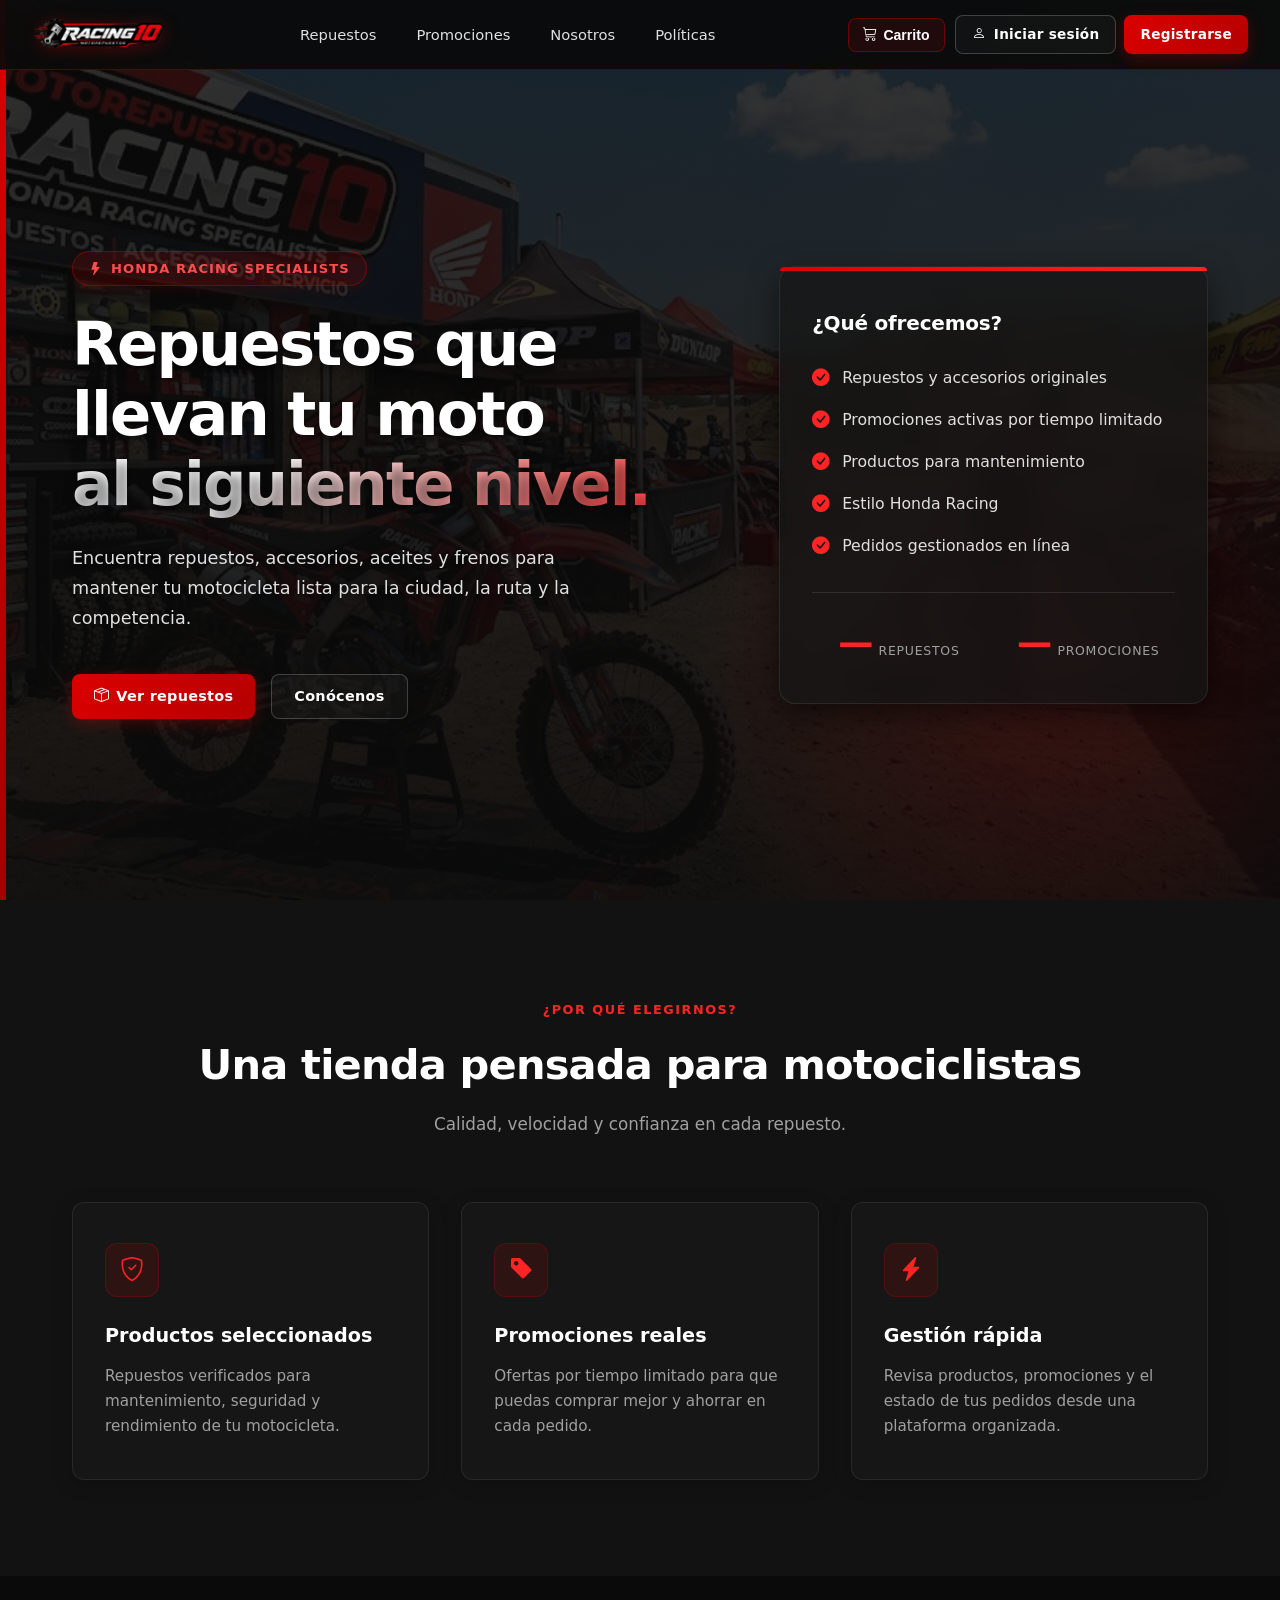
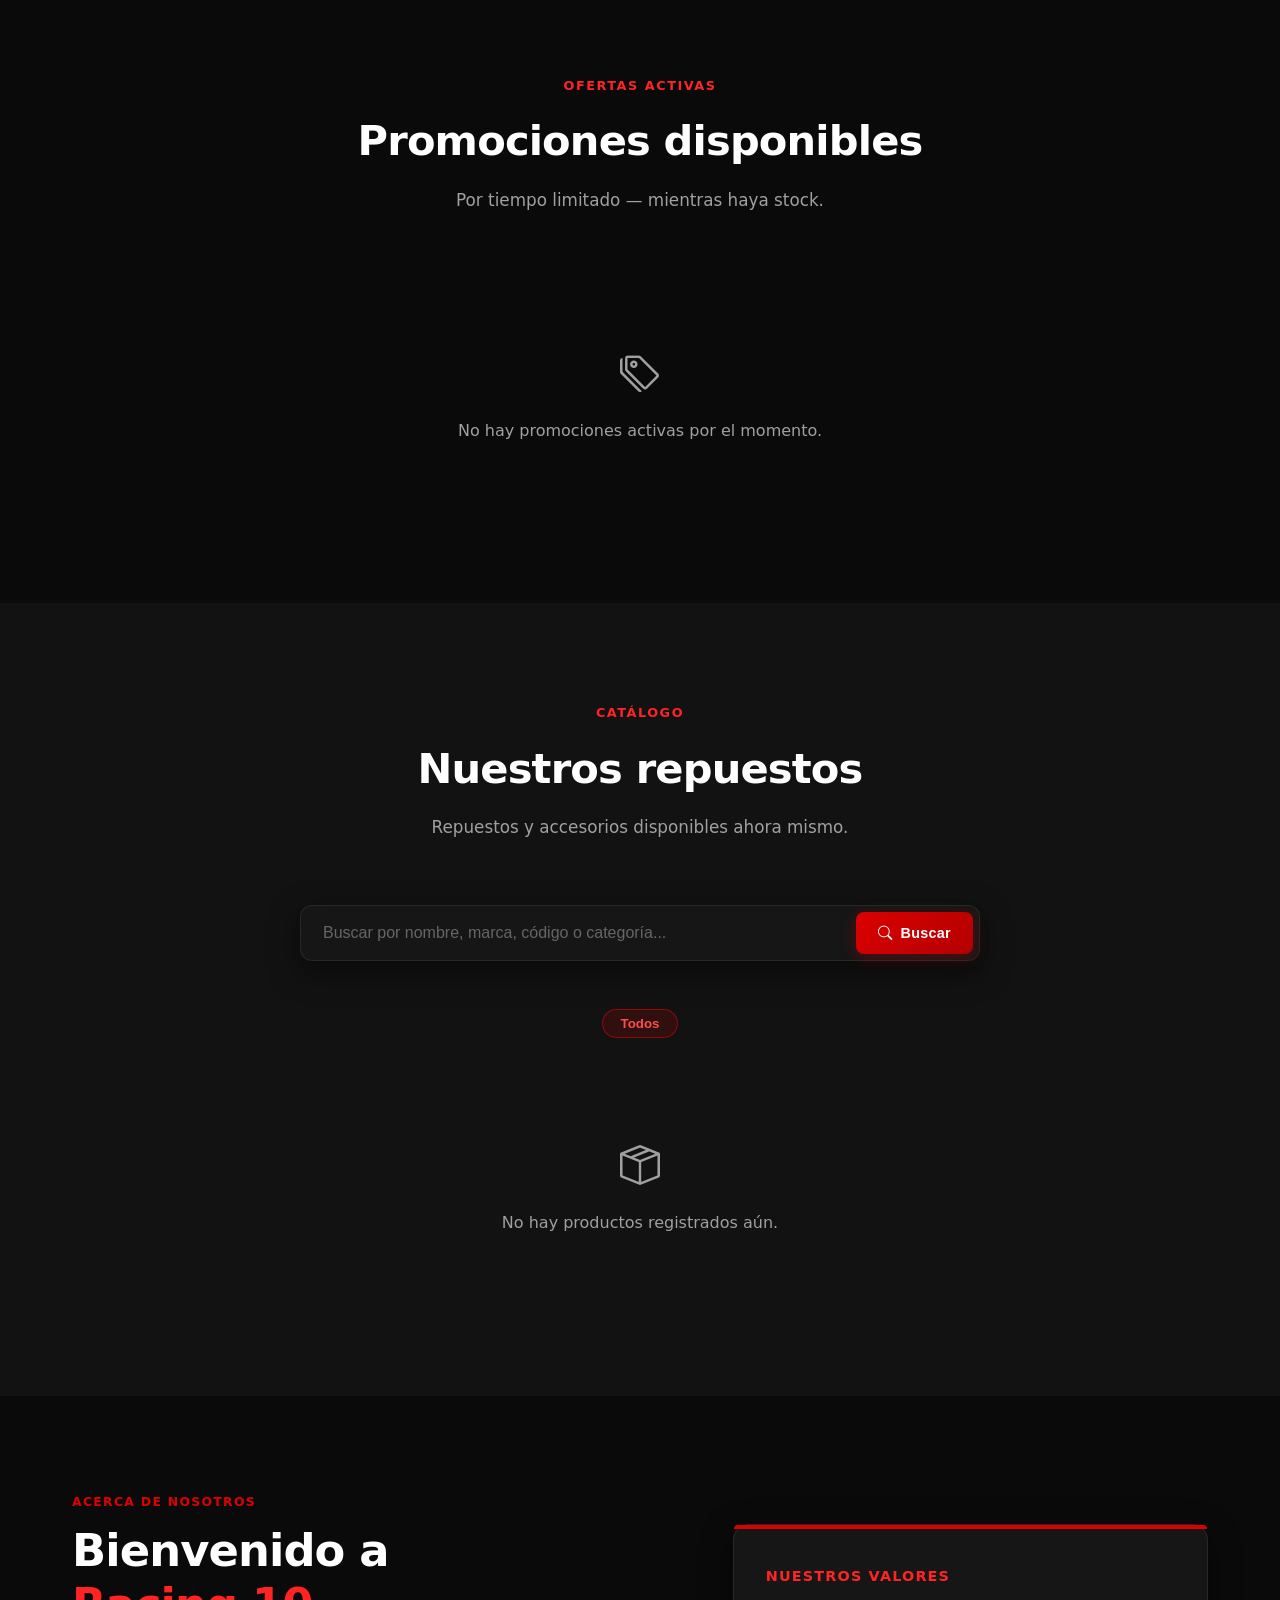
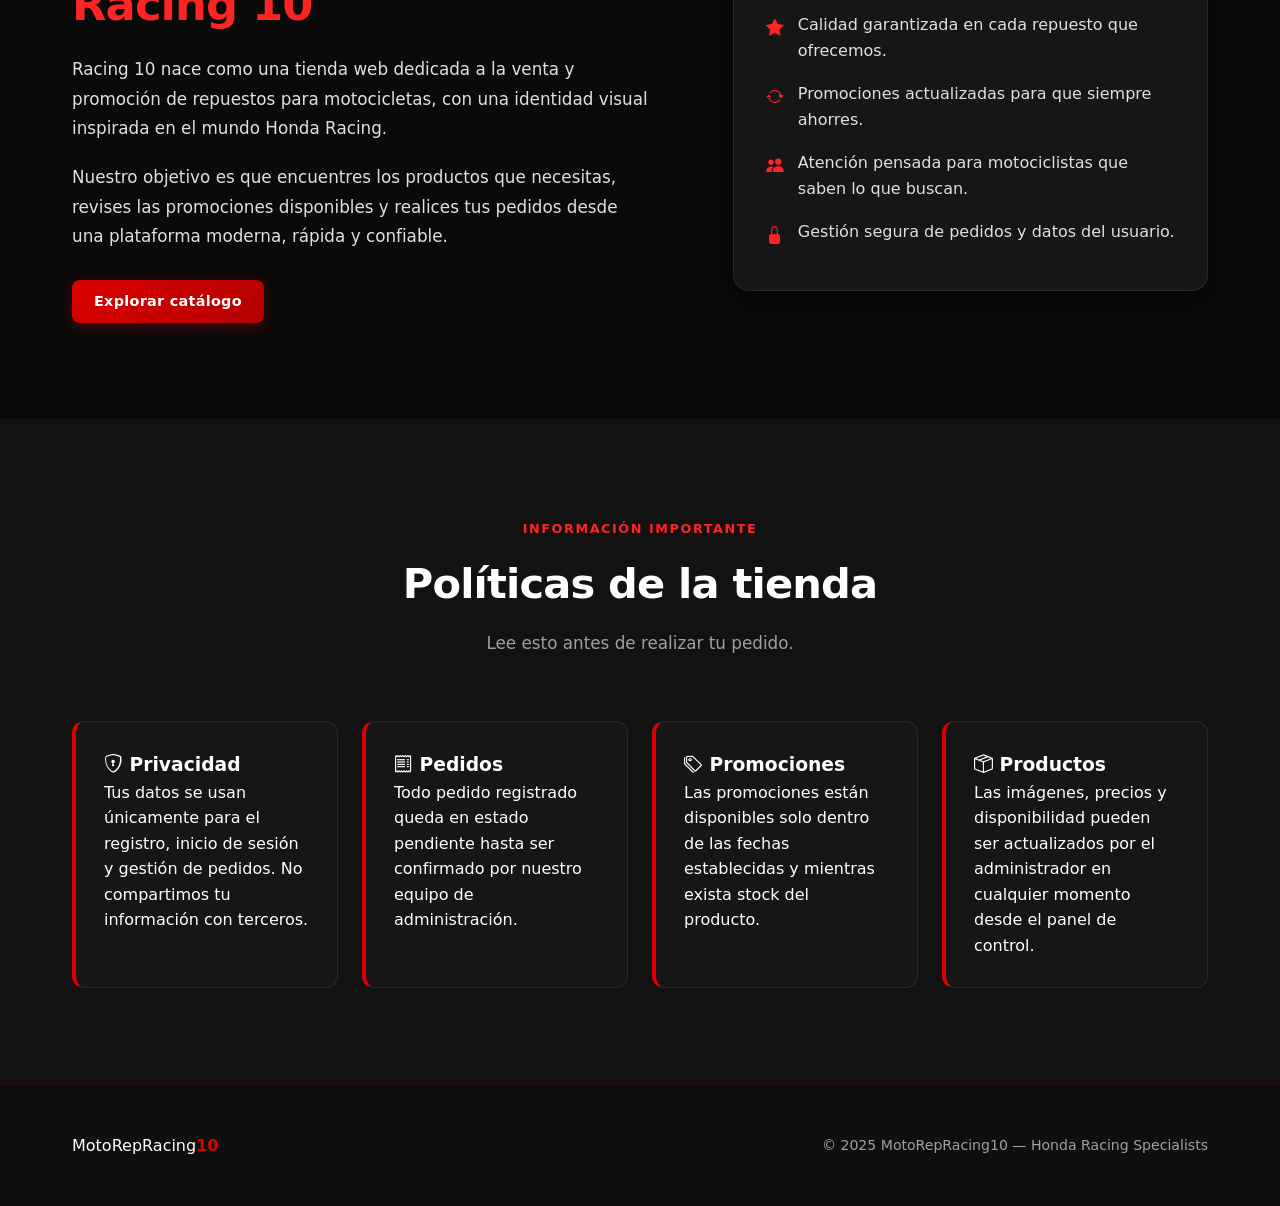
<file: index.html>
<!DOCTYPE html>
<html lang="es">
<head>
    <meta charset="UTF-8">
    <meta name="viewport" content="width=device-width, initial-scale=1.0">
    <title>MotoRepRacing10 — Repuestos para Motocicletas</title>
    <link href="https://cdn.jsdelivr.net/npm/bootstrap-icons@1.10.5/font/bootstrap-icons.css" rel="stylesheet">
    <style>
/* ===== RESET & BASE ===== */
*, *::before, *::after { box-sizing: border-box; margin: 0; padding: 0; }

:root {
    --rojo:         #DC0000;
    --rojo-oscuro: #A30000;
    --rojo-suave:  #FF2424;
    --negro:       #0A0A0A;
    --negro-mid:   #121212;
    --negro-card:  #161616;
    --blanco:      #FFFFFF;
    --gris-claro:  #F5F5F5;
    --gris-mid:    #E0E0E0;
    --gris-texto:  #A0A0A0;
    --font-main:   'Segoe UI', system-ui, sans-serif;
    --transition:  0.25s cubic-bezier(0.4, 0, 0.2, 1);
    --radius:      12px;
    --shadow:      0 10px 30px rgba(0,0,0,0.5);
    --border:      1px solid rgba(255, 255, 255, 0.08);
}

html { scroll-behavior: smooth; }
body { font-family: var(--font-main); background: var(--negro); color: var(--blanco); line-height: 1.6; overflow-x: hidden; }
a { text-decoration: none; color: inherit; }
img { max-width: 100%; display: block; }
ul { list-style: none; }

/* ===== NAVBAR ===== */
.navbar {
    position: fixed; top: 0; left: 0; right: 0; z-index: 1000;
    background: rgba(10,10,10,0.92);
    backdrop-filter: blur(20px); -webkit-backdrop-filter: blur(20px);
    border-bottom: 1px solid rgba(220,0,0,0.35);
    padding: 0 2rem; height: 70px;
    display: flex; align-items: center; justify-content: space-between;
    transition: all var(--transition);
}
.navbar-brand { display: flex; align-items: center; height: 100%; padding: 5px 0; }
.navbar-brand img { height: 45px; width: auto; object-fit: contain; filter: drop-shadow(0 2px 8px rgba(220,0,0,0.3)); transition: transform var(--transition); }
.navbar-brand:hover img { transform: scale(1.04); }

.navbar-nav { display: flex; align-items: center; gap: 0.5rem; }
.navbar-nav a { padding: 8px 16px; border-radius: 6px; font-size: 0.92rem; font-weight: 500; color: var(--gris-mid); transition: all var(--transition); }
.navbar-nav a:hover { color: var(--blanco); background: rgba(220,0,0,0.1); box-shadow: inset 0 0 10px rgba(220,0,0,0.2); }

.navbar-actions { display: flex; align-items: center; gap: 10px; }

/* ===== BOTONES ===== */
.btn {
    display: inline-flex; align-items: center; justify-content: center; gap: 8px;
    padding: 10px 22px; border-radius: 8px; font-size: 0.9rem; font-weight: 600;
    cursor: pointer; border: none; transition: all var(--transition); letter-spacing: 0.02em;
}
.btn-rojo { background: linear-gradient(135deg, var(--rojo) 0%, #B30000 100%); color: var(--blanco); box-shadow: 0 4px 15px rgba(220,0,0,0.3); }
.btn-rojo:hover { transform: translateY(-2px); box-shadow: 0 6px 20px rgba(220,0,0,0.5); filter: brightness(1.1); }
.btn-outline { background: rgba(255,255,255,0.03); color: var(--blanco); border: 1.5px solid rgba(255,255,255,0.2); }
.btn-outline:hover { border-color: var(--rojo); background: rgba(220,0,0,0.05); box-shadow: 0 0 15px rgba(220,0,0,0.15); transform: translateY(-1px); }
.btn-sm { padding: 8px 16px; font-size: 0.85rem; }

/* ===== CARRITO BTN NAVBAR ===== */
.btn-carrito-nav {
    position: relative; background: rgba(220,0,0,0.1); border: 1.5px solid rgba(220,0,0,0.4);
    color: var(--blanco); border-radius: 8px; padding: 8px 14px; cursor: pointer;
    font-size: 0.88rem; font-weight: 600; display: flex; align-items: center; gap: 6px;
    transition: all var(--transition);
}
.btn-carrito-nav:hover { background: rgba(220,0,0,0.2); border-color: var(--rojo); }
.carrito-badge {
    position: absolute; top: -7px; right: -7px;
    background: var(--rojo); color: #fff; font-size: 10px; font-weight: 700;
    width: 18px; height: 18px; border-radius: 50%; display: flex; align-items: center; justify-content: center;
    animation: pop 0.2s ease;
}
@keyframes pop { 0%{transform:scale(0.5)} 80%{transform:scale(1.2)} 100%{transform:scale(1)} }

/* ===== PERFIL BTN NAVBAR ===== */
.btn-perfil-nav {
    background: rgba(255,255,255,0.05); border: 1.5px solid rgba(255,255,255,0.15);
    color: var(--blanco); border-radius: 8px; padding: 7px 13px; cursor: pointer;
    font-size: 0.88rem; font-weight: 600; display: flex; align-items: center; gap: 6px;
    transition: all var(--transition);
}
.btn-perfil-nav:hover { border-color: rgba(255,255,255,0.35); background: rgba(255,255,255,0.08); }
.avatar-mini {
    width: 26px; height: 26px; border-radius: 50%; background: var(--rojo);
    display: flex; align-items: center; justify-content: center; font-size: 11px; font-weight: 700;
}

/* ===== HAMBURGER ===== */
.btn-hamburger { display: none; background: none; border: none; color: var(--blanco); font-size: 1.8rem; cursor: pointer; padding: 4px; }

/* ===== MOBILE MENU ===== */
.mobile-menu {
    display: none; position: fixed; top: 70px; left: 0; right: 0;
    background: rgba(18,18,18,0.98); backdrop-filter: blur(20px);
    border-bottom: 2px solid var(--rojo); z-index: 999;
    padding: 1.5rem; flex-direction: column; gap: 10px; box-shadow: var(--shadow);
}
.mobile-menu.open { display: flex; }
.mobile-menu a { padding: 12px; border-radius: 8px; color: var(--gris-mid); font-size: 1rem; font-weight: 500; }
.mobile-menu a:hover { background: rgba(220,0,0,0.1); color: var(--blanco); }

/* ===== HERO ===== */
.hero {
    min-height: 100vh; padding-top: 70px;
    display: flex; align-items: center; position: relative; overflow: hidden;
    background: linear-gradient(rgba(10,10,10,0.82), rgba(10,10,10,0.95)),
                url('assets/img/fondo.png') no-repeat center center;
    background-size: cover; background-attachment: fixed;
}
.hero-bg-accent { position: absolute; bottom: -150px; right: -150px; width: 750px; height: 750px; background: radial-gradient(circle, rgba(220,0,0,0.15) 0%, transparent 70%); pointer-events: none; }
.hero-stripe { position: absolute; left: 0; top: 0; bottom: 0; width: 6px; background: linear-gradient(to bottom, var(--rojo), var(--rojo-oscuro)); }

.contenedor { max-width: 1200px; margin: 0 auto; padding: 0 2rem; }

.hero-inner { display: grid; grid-template-columns: 1.2fr 0.8fr; gap: 4rem; align-items: center; padding: 4rem 0; width: 100%; }

.hero-eyebrow { display: inline-flex; align-items: center; gap: 8px; background: rgba(220,0,0,0.15); border: 1px solid rgba(220,0,0,0.4); color: #ff4d4d; padding: 6px 16px; border-radius: 999px; font-size: 0.82rem; font-weight: 700; letter-spacing: 0.08em; text-transform: uppercase; margin-bottom: 1.5rem; box-shadow: 0 4px 12px rgba(220,0,0,0.1); }

.hero-title { font-size: clamp(2.4rem, 5.5vw, 3.8rem); font-weight: 800; line-height: 1.15; letter-spacing: -0.03em; margin-bottom: 1.5rem; text-shadow: 0 4px 12px rgba(0,0,0,0.5); }
.hero-title span { color: var(--rojo); background: linear-gradient(135deg, #fff 30%, var(--rojo-suave)); -webkit-background-clip: text; -webkit-text-fill-color: transparent; display: block; }

.hero-desc { font-size: 1.1rem; color: var(--gris-mid); max-width: 540px; margin-bottom: 2.5rem; line-height: 1.7; text-shadow: 0 2px 4px rgba(0,0,0,0.4); }
.hero-actions { display: flex; gap: 16px; flex-wrap: wrap; }

.hero-panel { background: rgba(22,22,22,0.75); backdrop-filter: blur(12px); -webkit-backdrop-filter: blur(12px); border: var(--border); border-radius: 16px; padding: 2.5rem 2rem; position: relative; box-shadow: var(--shadow); }
.hero-panel::before { content: ''; position: absolute; top: 0; left: 0; right: 0; height: 4px; background: linear-gradient(90deg, var(--rojo), var(--rojo-suave)); border-radius: 16px 16px 0 0; }
.hero-panel h2 { font-size: 1.25rem; font-weight: 700; margin-bottom: 1.5rem; letter-spacing: -0.01em; }
.hero-panel ul { display: flex; flex-direction: column; gap: 14px; }
.hero-panel li { display: flex; align-items: center; gap: 12px; font-size: 0.98rem; color: var(--gris-mid); }
.hero-panel li i { color: var(--rojo-suave); font-size: 1.1rem; }

.hero-stats { display: grid; grid-template-columns: 1fr 1fr; gap: 16px; margin-top: 2rem; padding-top: 2rem; border-top: 1px solid rgba(255,255,255,0.1); }
.stat-item { text-align: center; }
.stat-num { font-size: 2.2rem; font-weight: 800; color: var(--rojo-suave); line-height: 1; margin-bottom: 4px; }
.stat-lbl { font-size: 0.78rem; color: var(--gris-texto); text-transform: uppercase; letter-spacing: 0.06em; }

/* ===== SECCIONES ===== */
.seccion { padding: 6rem 0; position: relative; }
.seccion-alt { background: var(--negro-mid); }
.titulo-seccion { text-align: center; margin-bottom: 4rem; }
.titulo-seccion .eyebrow { display: inline-block; color: var(--rojo-suave); font-size: 0.8rem; font-weight: 700; letter-spacing: 0.12em; text-transform: uppercase; margin-bottom: 0.75rem; }
.titulo-seccion h2 { font-size: clamp(1.8rem, 4vw, 2.6rem); font-weight: 800; letter-spacing: -0.02em; margin-bottom: 0.75rem; }
.titulo-seccion p { color: var(--gris-texto); font-size: 1.05rem; max-width: 560px; margin: 0 auto; }

/* ===== BENEFICIOS ===== */
.grid-beneficios { display: grid; grid-template-columns: repeat(auto-fit, minmax(300px, 1fr)); gap: 2rem; }
.tarjeta-beneficio { background: var(--negro-card); border: var(--border); border-radius: var(--radius); padding: 2.5rem 2rem; transition: all var(--transition); box-shadow: 0 4px 20px rgba(0,0,0,0.2); }
.tarjeta-beneficio:hover { border-color: rgba(220,0,0,0.5); transform: translateY(-5px); box-shadow: 0 8px 30px rgba(220,0,0,0.15); }
.beneficio-icon { width: 54px; height: 54px; background: rgba(220,0,0,0.12); border: 1px solid rgba(220,0,0,0.25); border-radius: 12px; display: flex; align-items: center; justify-content: center; font-size: 1.5rem; color: var(--rojo-suave); margin-bottom: 1.5rem; }
.tarjeta-beneficio h3 { font-size: 1.2rem; font-weight: 700; margin-bottom: 0.75rem; }
.tarjeta-beneficio p { font-size: 0.95rem; color: var(--gris-texto); line-height: 1.65; }

/* ===== BÚSQUEDA ===== */
.search-wrap { max-width: 680px; margin: 0 auto 3rem; display: flex; gap: 12px; background: var(--negro-card); padding: 6px; border-radius: 12px; border: var(--border); box-shadow: var(--shadow); }
.search-wrap input { flex: 1; background: transparent; border: none; color: var(--blanco); padding: 12px 16px; font-size: 1rem; outline: none; }
.search-wrap input::placeholder { color: #666; }

/* ===== FILTROS CATEGORÍA ===== */
.filtros-wrap { display: flex; gap: 8px; flex-wrap: wrap; justify-content: center; margin-bottom: 2rem; }
.filtro-btn { background: rgba(255,255,255,0.04); border: 1px solid rgba(255,255,255,0.1); border-radius: 999px; padding: 6px 18px; font-size: 0.83rem; font-weight: 600; color: var(--gris-texto); cursor: pointer; transition: all var(--transition); }
.filtro-btn:hover { border-color: rgba(220,0,0,0.5); color: var(--blanco); }
.filtro-btn.activo { background: rgba(220,0,0,0.15); border-color: rgba(220,0,0,0.6); color: #ff4d4d; }

/* ===== GRID PRODUCTOS / PROMOS ===== */
.grid-productos, #grid-productos, #grid-promos {
    display: grid;
    grid-template-columns: repeat(auto-fill, minmax(260px, 1fr));
    gap: 2rem; width: 100%; padding: 1rem 0;
}

/* ===== TARJETAS ===== */
.tarjeta-producto, .tarjeta-promo {
    background: var(--negro-card); border: var(--border); border-radius: var(--radius);
    overflow: hidden; display: flex; flex-direction: column; height: 100%;
    transition: all var(--transition); box-shadow: 0 4px 20px rgba(0,0,0,0.3);
    position: relative;
}
.tarjeta-producto:hover, .tarjeta-promo:hover { border-color: rgba(220,0,0,0.5); transform: translateY(-6px); box-shadow: 0 12px 30px rgba(220,0,0,0.25); }

.producto-imagen, .promo-imagen { width: 100%; height: 220px; background: #141414; overflow: hidden; display: flex; align-items: center; justify-content: center; border-bottom: 1px solid rgba(255,255,255,0.04); }
.producto-imagen img, .promo-imagen img { width: 100%; height: 100%; object-fit: cover; transition: transform 0.4s cubic-bezier(0.4,0,0.2,1); }
.tarjeta-producto:hover .producto-imagen img, .tarjeta-promo:hover .promo-imagen img { transform: scale(1.06); }

.producto-body, .promo-body { padding: 1.5rem; flex: 1; display: flex; flex-direction: column; justify-content: space-between; }

.producto-cat { font-size: 0.75rem; font-weight: 700; letter-spacing: 0.08em; text-transform: uppercase; color: var(--rojo-suave); margin-bottom: 6px; }
.producto-nombre, .promo-titulo { font-size: 1.05rem; font-weight: 700; line-height: 1.4; color: var(--blanco); margin-bottom: 8px; }
.producto-meta, .promo-desc { font-size: 0.88rem; color: var(--gris-texto); margin-bottom: 4px; }

.producto-precio, .precio-promo { font-size: 1.5rem; font-weight: 800; color: #ff3333; margin: 12px 0 4px; }
.precio-tachado { font-size: 0.9rem; color: var(--gris-texto); text-decoration: line-through; }

.badge-stock, .promo-badge { display: inline-block; font-size: 0.75rem; font-weight: 700; padding: 4px 12px; border-radius: 999px; margin-bottom: 1rem; width: max-content; }
.stock-ok { background: rgba(34,197,94,0.15); color: #4ade80; }
.stock-bajo { background: rgba(220,0,0,0.15); color: #f87171; }
.promo-badge { background: var(--rojo); color: #fff; position: absolute; top: 12px; left: 12px; z-index: 10; }

.producto-footer, .promo-footer { margin-top: 1rem; width: 100%; display: flex; gap: 8px; }

.btn-agregar-carrito {
    flex: 1; background: rgba(220,0,0,0.1); border: 1.5px solid rgba(220,0,0,0.4);
    color: #ff4d4d; border-radius: 8px; padding: 9px 12px; cursor: pointer;
    font-size: 0.82rem; font-weight: 700; display: flex; align-items: center; justify-content: center; gap: 6px;
    transition: all var(--transition);
}
.btn-agregar-carrito:hover { background: var(--rojo); border-color: var(--rojo); color: #fff; transform: translateY(-1px); }

.btn-ver-producto {
    flex: 1.2; background: linear-gradient(135deg, var(--rojo) 0%, #B30000 100%);
    color: #fff; border: none; border-radius: 8px; padding: 9px 12px; cursor: pointer;
    font-size: 0.82rem; font-weight: 700; display: flex; align-items: center; justify-content: center; gap: 6px;
    text-decoration: none; transition: all var(--transition);
}
.btn-ver-producto:hover { filter: brightness(1.15); transform: translateY(-1px); }

/* ===== NOSOTROS ===== */
.bloque-acerca { display: grid; grid-template-columns: 1.1fr 0.9fr; gap: 5rem; align-items: center; }
.acerca-texto h2 { font-size: clamp(2rem, 4vw, 2.8rem); font-weight: 800; letter-spacing: -0.02em; margin-bottom: 1.5rem; line-height: 1.2; }
.acerca-texto h2 span { color: var(--rojo-suave); }
.acerca-texto p { color: var(--gris-mid); font-size: 1.05rem; line-height: 1.75; margin-bottom: 1.25rem; }
.panel-acerca { background: var(--negro-card); border: var(--border); border-radius: 16px; padding: 2.5rem 2rem; position: relative; box-shadow: var(--shadow); }
.panel-acerca::before { content: ''; position: absolute; top: 0; left: 0; right: 0; height: 4px; background: var(--rojo); border-radius: 16px 16px 0 0; }
.panel-acerca h3 { font-size: 0.9rem; font-weight: 700; letter-spacing: 0.08em; text-transform: uppercase; color: var(--rojo-suave); margin-bottom: 1.5rem; }
.panel-acerca ul { display: flex; flex-direction: column; gap: 18px; }
.panel-acerca li { display: flex; align-items: flex-start; gap: 14px; font-size: 1rem; color: var(--gris-mid); }
.panel-acerca li i { color: var(--rojo-suave); font-size: 1.1rem; margin-top: 2px; }

/* ===== POLÍTICAS ===== */
.grid-politicas { display: grid; grid-template-columns: repeat(auto-fit, minmax(260px, 1fr)); gap: 1.5rem; }
.tarjeta-politica { background: var(--negro-card); border: var(--border); border-radius: var(--radius); padding: 1.75rem; border-left: 4px solid var(--rojo); transition: transform var(--transition); }
.tarjeta-politica:hover { transform: translateY(-3px); }

/* ===== FOOTER ===== */
.footer { background: #0f0f0f; border-top: 1px solid rgba(220,0,0,0.2); padding: 3rem 0; }
.footer-inner { display: flex; align-items: center; justify-content: space-between; flex-wrap: wrap; gap: 1.5rem; }
.footer-copy { font-size: 0.88rem; color: var(--gris-texto); }

/* ===== LOADER ===== */
.loader-wrap { grid-column: 1/-1; display: flex; justify-content: center; padding: 4rem 0; }
.loader { width: 42px; height: 42px; border: 4px solid rgba(220,0,0,0.15); border-top-color: var(--rojo-suave); border-radius: 50%; animation: spin 0.7s cubic-bezier(0.5,0.1,0.4,0.9) infinite; }
@keyframes spin { to { transform: rotate(360deg); } }

/* ===== MODAL OVERLAY BASE ===== */
.modal-overlay {
    position: fixed; inset: 0; z-index: 2000;
    background: rgba(0,0,0,0.75); backdrop-filter: blur(6px);
    display: flex; align-items: center; justify-content: center;
    opacity: 0; pointer-events: none; transition: opacity 0.25s ease;
    padding: 1rem;
}
.modal-overlay.visible { opacity: 1; pointer-events: all; }
.modal-box {
    background: #141414; border: 1px solid rgba(255,255,255,0.1);
    border-radius: 16px; width: 100%; max-width: 480px;
    max-height: 90vh; overflow-y: auto;
    box-shadow: 0 24px 60px rgba(0,0,0,0.7);
    transform: translateY(20px); transition: transform 0.25s ease;
    position: relative;
}
.modal-overlay.visible .modal-box { transform: translateY(0); }
.modal-header { display: flex; align-items: center; justify-content: space-between; padding: 1.5rem 1.5rem 0; }
.modal-header h3 { font-size: 1.2rem; font-weight: 700; }
.modal-close { background: none; border: none; color: var(--gris-texto); font-size: 1.4rem; cursor: pointer; line-height: 1; padding: 4px; transition: color var(--transition); }
.modal-close:hover { color: var(--blanco); }
.modal-body { padding: 1.25rem 1.5rem 1.5rem; }

/* ===== MODAL CARRITO ===== */
.modal-box.carrito-box { max-width: 520px; }
.carrito-vacio { text-align: center; padding: 2rem 1rem; color: var(--gris-texto); }
.carrito-vacio i { font-size: 2.5rem; margin-bottom: 0.75rem; display: block; }
.carrito-items { display: flex; flex-direction: column; gap: 12px; margin-bottom: 1.25rem; }
.carrito-item { display: flex; align-items: center; gap: 12px; background: rgba(255,255,255,0.04); border: var(--border); border-radius: 10px; padding: 12px; }
.carrito-item-img { width: 52px; height: 52px; border-radius: 8px; object-fit: cover; background: #222; flex-shrink: 0; }
.carrito-item-img.placeholder { display: flex; align-items: center; justify-content: center; color: #555; font-size: 1.2rem; }
.carrito-item-info { flex: 1; min-width: 0; }
.carrito-item-nombre { font-size: 0.88rem; font-weight: 600; color: var(--blanco); white-space: nowrap; overflow: hidden; text-overflow: ellipsis; }
.carrito-item-precio { font-size: 0.82rem; color: #ff3333; font-weight: 700; margin-top: 2px; }
.carrito-item-ctrl { display: flex; align-items: center; gap: 6px; }
.qty-btn { background: rgba(255,255,255,0.07); border: var(--border); border-radius: 6px; width: 26px; height: 26px; display: flex; align-items: center; justify-content: center; cursor: pointer; color: var(--blanco); font-size: 1rem; transition: all var(--transition); }
.qty-btn:hover { background: rgba(220,0,0,0.2); border-color: rgba(220,0,0,0.5); }
.qty-num { font-size: 0.88rem; font-weight: 700; min-width: 20px; text-align: center; }
.btn-eliminar-item { background: none; border: none; color: #555; cursor: pointer; font-size: 1rem; padding: 4px; transition: color var(--transition); }
.btn-eliminar-item:hover { color: #f87171; }
.carrito-resumen { border-top: 1px solid rgba(255,255,255,0.08); padding-top: 1rem; }
.resumen-fila { display: flex; justify-content: space-between; font-size: 0.88rem; color: var(--gris-texto); margin-bottom: 6px; }
.resumen-total { display: flex; justify-content: space-between; font-size: 1.05rem; font-weight: 800; color: var(--blanco); margin-top: 10px; padding-top: 10px; border-top: 1px solid rgba(255,255,255,0.08); }
.resumen-total span:last-child { color: #ff3333; }
.metodos-pago { margin-top: 1rem; }
.metodos-pago p { font-size: 0.78rem; color: var(--gris-texto); font-weight: 600; letter-spacing: 0.06em; text-transform: uppercase; margin-bottom: 10px; }
.metodos-grid { display: grid; grid-template-columns: repeat(3, 1fr); gap: 8px; }
.metodo-opt { background: rgba(255,255,255,0.04); border: 1.5px solid rgba(255,255,255,0.1); border-radius: 8px; padding: 10px 6px; cursor: pointer; text-align: center; transition: all var(--transition); }
.metodo-opt:hover { border-color: rgba(220,0,0,0.5); }
.metodo-opt.seleccionado { background: rgba(220,0,0,0.1); border-color: var(--rojo); }
.metodo-icon { font-size: 1.4rem; margin-bottom: 4px; }
.metodo-nombre { font-size: 0.75rem; color: var(--gris-texto); font-weight: 600; }
.metodo-opt.seleccionado .metodo-nombre { color: #ff4d4d; }
.btn-comprar { width: 100%; margin-top: 1rem; padding: 13px; font-size: 0.95rem; justify-content: center; }

/* ===== MODAL PERFIL ===== */
.modal-box.perfil-box { max-width: 560px; }
.perfil-tabs { display: flex; gap: 6px; margin-bottom: 1.25rem; }
.tab-btn { flex: 1; background: rgba(255,255,255,0.04); border: var(--border); border-radius: 8px; padding: 9px; font-size: 0.83rem; font-weight: 600; color: var(--gris-texto); cursor: pointer; transition: all var(--transition); text-align: center; }
.tab-btn.activo { background: rgba(220,0,0,0.12); border-color: rgba(220,0,0,0.5); color: #ff4d4d; }
.tab-content { display: none; }
.tab-content.activo { display: block; }
.perfil-avatar-wrap { display: flex; align-items: center; gap: 14px; margin-bottom: 1.5rem; }
.perfil-avatar { width: 56px; height: 56px; border-radius: 50%; background: linear-gradient(135deg, var(--rojo), #800); display: flex; align-items: center; justify-content: center; font-size: 1.4rem; font-weight: 700; flex-shrink: 0; }
.perfil-info h4 { font-size: 1.05rem; font-weight: 700; }
.perfil-info p { font-size: 0.83rem; color: var(--gris-texto); margin-top: 2px; }
.perfil-datos { display: flex; flex-direction: column; gap: 10px; }
.dato-fila { display: flex; justify-content: space-between; align-items: center; padding: 10px 12px; background: rgba(255,255,255,0.04); border-radius: 8px; border: var(--border); }
.dato-label { font-size: 0.8rem; color: var(--gris-texto); }
.dato-valor { font-size: 0.88rem; font-weight: 600; }
.pedidos-lista { display: flex; flex-direction: column; gap: 10px; }
.pedido-card { background: rgba(255,255,255,0.04); border: var(--border); border-radius: 10px; padding: 14px; }
.pedido-card-header { display: flex; justify-content: space-between; align-items: center; margin-bottom: 8px; }
.pedido-id { font-size: 0.82rem; font-weight: 700; color: #ff4d4d; }
.pedido-fecha { font-size: 0.78rem; color: var(--gris-texto); }
.pedido-estado { font-size: 0.75rem; font-weight: 700; padding: 3px 10px; border-radius: 999px; }
.estado-entregado { background: rgba(34,197,94,0.15); color: #4ade80; }
.estado-camino { background: rgba(99,102,241,0.15); color: #a5b4fc; }
.estado-procesando { background: rgba(234,179,8,0.15); color: #fbbf24; }
.estado-pendiente { background: rgba(220,0,0,0.15); color: #f87171; }
.pedido-total { font-size: 1rem; font-weight: 800; color: #ff3333; }
.pedido-envio { font-size: 0.8rem; color: var(--gris-texto); margin-top: 4px; }
.pedido-tracking { font-size: 0.78rem; color: var(--gris-texto); margin-top: 2px; }
.tracking-code { color: #ff4d4d; font-weight: 700; }
.tracking-steps { display: flex; gap: 0; margin-top: 10px; }
.t-step { flex: 1; text-align: center; position: relative; }
.t-step::before { content: ''; position: absolute; top: 8px; left: 50%; right: -50%; height: 2px; background: rgba(255,255,255,0.1); z-index: 0; }
.t-step:last-child::before { display: none; }
.t-dot { width: 18px; height: 18px; border-radius: 50%; border: 2px solid rgba(255,255,255,0.2); background: transparent; margin: 0 auto 4px; position: relative; z-index: 1; transition: all 0.3s; }
.t-step.done .t-dot { background: #4ade80; border-color: #4ade80; }
.t-step.active .t-dot { background: var(--rojo); border-color: var(--rojo); box-shadow: 0 0 8px rgba(220,0,0,0.5); }
.t-step.done::before { background: #4ade80; }
.t-label { font-size: 0.62rem; color: var(--gris-texto); line-height: 1.2; }
.t-step.done .t-label, .t-step.active .t-label { color: var(--blanco); }
.btn-logout { width: 100%; margin-top: 1.25rem; background: rgba(220,0,0,0.08); border: 1px solid rgba(220,0,0,0.3); color: #f87171; border-radius: 8px; padding: 11px; font-size: 0.9rem; font-weight: 700; cursor: pointer; transition: all var(--transition); display: flex; align-items: center; justify-content: center; gap: 8px; }
.btn-logout:hover { background: rgba(220,0,0,0.2); border-color: rgba(220,0,0,0.6); color: #fff; }

/* ===== TOAST ===== */
.toast-wrap { position: fixed; bottom: 24px; right: 24px; z-index: 3000; display: flex; flex-direction: column; gap: 8px; }
.toast { background: #1a1a1a; border: var(--border); border-radius: 10px; padding: 12px 18px; font-size: 0.88rem; font-weight: 600; display: flex; align-items: center; gap: 10px; box-shadow: 0 8px 24px rgba(0,0,0,0.5); transform: translateX(120%); transition: transform 0.3s cubic-bezier(0.34,1.56,0.64,1); min-width: 240px; }
.toast.show { transform: translateX(0); }
.toast.rojo i { color: var(--rojo-suave); }
.toast.verde i { color: #4ade80; }
.toast.amarillo i { color: #fbbf24; }
.toast-icon { font-size: 1.1rem; }

/* ===== RESPONSIVE ===== */
@media (max-width: 992px) {
    .hero-inner { grid-template-columns: 1fr; gap: 3rem; }
    .bloque-acerca { grid-template-columns: 1fr; gap: 3rem; }
    .navbar-nav { display: none; }
    .btn-hamburger { display: block; }
    .hero { background-attachment: scroll; }
}
@media (max-width: 600px) {
    .contenedor { padding: 0 1.5rem; }
    .seccion { padding: 4rem 0; }
    .navbar { padding: 0 1.5rem; }
    .hero-actions { flex-direction: column; }
    .hero-actions .btn { width: 100%; }
    .search-wrap { flex-direction: column; background: transparent; border: none; box-shadow: none; padding: 0; }
    .search-wrap input { background: var(--negro-card); border: var(--border); border-radius: 8px; margin-bottom: 8px; }
    .navbar-actions .nav-auth-btns { display: none; }
}
    </style>
</head>
<body>

<!-- ===== NAVBAR ===== -->
<nav class="navbar" id="navbar">
    <a href="#" class="navbar-brand">
        <img src="assets/img/logo.png" alt="Logo MotoRepRacing10">
    </a>

    <ul class="navbar-nav">
        <li><a href="#productos">Repuestos</a></li>
        <li><a href="#promociones">Promociones</a></li>
        <li><a href="#nosotros">Nosotros</a></li>
        <li><a href="#politicas">Políticas</a></li>
    </ul>

    <div class="navbar-actions">
        <button class="btn-carrito-nav" id="btn-abrir-carrito" title="Ver carrito">
            <i class="bi bi-cart3"></i>
            <span>Carrito</span>
            <span class="carrito-badge" id="carrito-badge" style="display:none">0</span>
        </button>

        <!-- Se muestra cuando NO hay sesión -->
        <div id="nav-auth-btns" class="nav-auth-btns" style="display:flex; gap:8px;">
            <a href="login.html" class="btn btn-outline btn-sm">
                <i class="bi bi-person"></i> Iniciar sesión
            </a>
            <a href="registro.html" class="btn btn-rojo btn-sm">Registrarse</a>
        </div>

        <!-- Se muestra cuando SÍ hay sesión -->
        <div id="nav-perfil-btn" style="display:none;">
            <button class="btn-perfil-nav" id="btn-abrir-perfil">
                <div class="avatar-mini" id="avatar-inicial">U</div>
                <span id="nav-nombre-usuario">Mi cuenta</span>
                <i class="bi bi-chevron-down" style="font-size:0.7rem; opacity:0.6"></i>
            </button>
        </div>
    </div>

    <button class="btn-hamburger" id="btn-hamburger" aria-label="Menú">
        <i class="bi bi-list"></i>
    </button>
</nav>

<!-- Mobile menu -->
<div class="mobile-menu" id="mobile-menu">
    <a href="#productos">Repuestos</a>
    <a href="#promociones">Promociones</a>
    <a href="#nosotros">Nosotros</a>
    <a href="#politicas">Políticas</a>
    <a href="login.html" class="btn btn-outline" style="margin-top:8px">
        <i class="bi bi-person"></i> Iniciar sesión
    </a>
    <a href="registro.html" class="btn btn-rojo">Registrarse</a>
</div>

<!-- ===== HERO ===== -->
<section class="hero" aria-labelledby="titulo-hero">
    <div class="hero-bg-accent"></div>
    <div class="hero-stripe"></div>
    <div class="contenedor" style="width:100%;">
        <div class="hero-inner">
            <article class="hero-texto">
                <div class="hero-eyebrow">
                    <i class="bi bi-lightning-fill"></i>
                    Honda Racing Specialists
                </div>
                <h1 class="hero-title" id="titulo-hero">
                    Repuestos que llevan tu moto
                    <span>al siguiente nivel.</span>
                </h1>
                <p class="hero-desc">
                    Encuentra repuestos, accesorios, aceites y frenos para mantener
                    tu motocicleta lista para la ciudad, la ruta y la competencia.
                </p>
                <div class="hero-actions">
                    <a href="#productos" class="btn btn-rojo">
                        <i class="bi bi-box-seam"></i> Ver repuestos
                    </a>
                    <a href="#nosotros" class="btn btn-outline">Conócenos</a>
                </div>
            </article>

            <aside class="hero-panel">
                <h2>¿Qué ofrecemos?</h2>
                <ul>
                    <li><i class="bi bi-check-circle-fill"></i> Repuestos y accesorios originales</li>
                    <li><i class="bi bi-check-circle-fill"></i> Promociones activas por tiempo limitado</li>
                    <li><i class="bi bi-check-circle-fill"></i> Productos para mantenimiento</li>
                    <li><i class="bi bi-check-circle-fill"></i> Estilo Honda Racing</li>
                    <li><i class="bi bi-check-circle-fill"></i> Pedidos gestionados en línea</li>
                </ul>
                <div class="hero-stats">
                    <div class="stat-item">
                        <span class="stat-num" id="stat-productos">—</span>
                        <span class="stat-lbl">Repuestos</span>
                    </div>
                    <div class="stat-item">
                        <span class="stat-num" id="stat-promos">—</span>
                        <span class="stat-lbl">Promociones</span>
                    </div>
                </div>
            </aside>
        </div>
    </div>
</section>

<!-- ===== BENEFICIOS ===== -->
<section class="seccion seccion-alt" aria-labelledby="titulo-beneficios">
    <div class="contenedor">
        <header class="titulo-seccion">
            <span class="eyebrow">¿Por qué elegirnos?</span>
            <h2 id="titulo-beneficios">Una tienda pensada para motociclistas</h2>
            <p>Calidad, velocidad y confianza en cada repuesto.</p>
        </header>
        <div class="grid-beneficios">
            <article class="tarjeta-beneficio">
                <div class="beneficio-icon"><i class="bi bi-shield-check"></i></div>
                <h3>Productos seleccionados</h3>
                <p>Repuestos verificados para mantenimiento, seguridad y rendimiento de tu motocicleta.</p>
            </article>
            <article class="tarjeta-beneficio">
                <div class="beneficio-icon"><i class="bi bi-tag-fill"></i></div>
                <h3>Promociones reales</h3>
                <p>Ofertas por tiempo limitado para que puedas comprar mejor y ahorrar en cada pedido.</p>
            </article>
            <article class="tarjeta-beneficio">
                <div class="beneficio-icon"><i class="bi bi-lightning-charge-fill"></i></div>
                <h3>Gestión rápida</h3>
                <p>Revisa productos, promociones y el estado de tus pedidos desde una plataforma organizada.</p>
            </article>
        </div>
    </div>
</section>

<!-- ===== PROMOCIONES ===== -->
<section class="seccion" id="promociones" aria-labelledby="titulo-promociones">
    <div class="contenedor">
        <header class="titulo-seccion">
            <span class="eyebrow">Ofertas activas</span>
            <h2 id="titulo-promociones">Promociones disponibles</h2>
            <p>Por tiempo limitado — mientras haya stock.</p>
        </header>
        <div id="grid-promos">
            <div class="loader-wrap"><div class="loader"></div></div>
        </div>
    </div>
</section>

<!-- ===== PRODUCTOS ===== -->
<section class="seccion seccion-alt" id="productos" aria-labelledby="titulo-productos">
    <div class="contenedor">
        <header class="titulo-seccion">
            <span class="eyebrow">Catálogo</span>
            <h2 id="titulo-productos">Nuestros repuestos</h2>
            <p>Repuestos y accesorios disponibles ahora mismo.</p>
        </header>

        <div class="search-wrap">
            <input type="search" id="buscador" placeholder="Buscar por nombre, marca, código o categoría..." autocomplete="off">
            <button class="btn btn-rojo" id="btn-buscar">
                <i class="bi bi-search"></i> Buscar
            </button>
        </div>

        <div class="filtros-wrap" id="filtros-categorias">
            <button class="filtro-btn activo" data-cat="todos">Todos</button>
        </div>

        <div id="aviso-busqueda" style="text-align:center; margin-bottom:1.5rem; color:var(--gris-texto); font-size:0.9rem; display:none;"></div>

        <div id="grid-productos">
            <div class="loader-wrap"><div class="loader"></div></div>
        </div>
    </div>
</section>

<!-- ===== NOSOTROS ===== -->
<section class="seccion" id="nosotros" aria-labelledby="titulo-nosotros">
    <div class="contenedor">
        <div class="bloque-acerca">
            <article class="acerca-texto">
                <span class="eyebrow" style="color:var(--rojo); font-size:0.78rem; font-weight:700; letter-spacing:0.1em; text-transform:uppercase; display:block; margin-bottom:0.75rem;">Acerca de nosotros</span>
                <h2 id="titulo-nosotros">Bienvenido a<br><span>Racing 10</span></h2>
                <p>Racing 10 nace como una tienda web dedicada a la venta y promoción de repuestos para motocicletas, con una identidad visual inspirada en el mundo Honda Racing.</p>
                <p>Nuestro objetivo es que encuentres los productos que necesitas, revises las promociones disponibles y realices tus pedidos desde una plataforma moderna, rápida y confiable.</p>
                <a href="#productos" class="btn btn-rojo" style="margin-top:0.5rem;">Explorar catálogo</a>
            </article>
            <aside class="panel-acerca">
                <h3>Nuestros valores</h3>
                <ul>
                    <li><i class="bi bi-star-fill"></i><span>Calidad garantizada en cada repuesto que ofrecemos.</span></li>
                    <li><i class="bi bi-arrow-repeat"></i><span>Promociones actualizadas para que siempre ahorres.</span></li>
                    <li><i class="bi bi-people-fill"></i><span>Atención pensada para motociclistas que saben lo que buscan.</span></li>
                    <li><i class="bi bi-lock-fill"></i><span>Gestión segura de pedidos y datos del usuario.</span></li>
                </ul>
            </aside>
        </div>
    </div>
</section>

<!-- ===== POLÍTICAS ===== -->
<section class="seccion seccion-alt" id="politicas" aria-labelledby="titulo-politicas">
    <div class="contenedor">
        <header class="titulo-seccion">
            <span class="eyebrow">Información importante</span>
            <h2 id="titulo-politicas">Políticas de la tienda</h2>
            <p>Lee esto antes de realizar tu pedido.</p>
        </header>
        <div class="grid-politicas">
            <article class="tarjeta-politica">
                <h3><i class="bi bi-shield-lock"></i> Privacidad</h3>
                <p>Tus datos se usan únicamente para el registro, inicio de sesión y gestión de pedidos. No compartimos tu información con terceros.</p>
            </article>
            <article class="tarjeta-politica">
                <h3><i class="bi bi-receipt"></i> Pedidos</h3>
                <p>Todo pedido registrado queda en estado pendiente hasta ser confirmado por nuestro equipo de administración.</p>
            </article>
            <article class="tarjeta-politica">
                <h3><i class="bi bi-tags"></i> Promociones</h3>
                <p>Las promociones están disponibles solo dentro de las fechas establecidas y mientras exista stock del producto.</p>
            </article>
            <article class="tarjeta-politica">
                <h3><i class="bi bi-box-seam"></i> Productos</h3>
                <p>Las imágenes, precios y disponibilidad pueden ser actualizados por el administrador en cualquier momento desde el panel de control.</p>
            </article>
        </div>
    </div>
</section>

<!-- ===== FOOTER ===== -->
<footer class="footer">
    <div class="contenedor">
        <div class="footer-inner">
            <div>MotoRepRacing<strong style="color:var(--rojo)">10</strong></div>
            <p class="footer-copy">© 2025 MotoRepRacing10 — Honda Racing Specialists</p>
        </div>
    </div>
</footer>

<!-- ===== MODAL CARRITO ===== -->
<div class="modal-overlay" id="modal-carrito">
    <div class="modal-box carrito-box">
        <div class="modal-header">
            <h3><i class="bi bi-cart3" style="color:var(--rojo-suave); margin-right:8px"></i>Tu carrito</h3>
            <button class="modal-close" id="cerrar-carrito">×</button>
        </div>
        <div class="modal-body">
            <div id="carrito-contenido"></div>
        </div>
    </div>
</div>

<!-- ===== MODAL PERFIL ===== -->
<div class="modal-overlay" id="modal-perfil">
    <div class="modal-box perfil-box">
        <div class="modal-header">
            <h3><i class="bi bi-person-circle" style="color:var(--rojo-suave); margin-right:8px"></i>Mi cuenta</h3>
            <button class="modal-close" id="cerrar-perfil">×</button>
        </div>
        <div class="modal-body">
            <div id="perfil-contenido"></div>
        </div>
    </div>
</div>

<!-- ===== TOASTS ===== -->
<div class="toast-wrap" id="toast-wrap"></div>

<!-- ===== SCRIPTS ===== -->
<!-- api.js y auth.js deben estar en assets/js/ -->
<script src="assets/js/api.js"></script>
<script src="assets/js/auth.js"></script>
<script>
/* ================================================================
   ESTADO GLOBAL
   Usamos sessionStorage igual que auth.js.
   La variable de sesión es "sesionUsuario" para no colisionar
   con ninguna función de auth.js.
   ================================================================ */
const API_BASE_URL = 'http://localhost:8000/api';

let sesionUsuario      = null;
let todosProductos     = [];
let categoriaActiva    = 'todos';
let metodoSeleccionado = 'qr';
let pedidosUsuario     = [];

// El carrito también va en sessionStorage (misma sesión que el login)
let carrito = JSON.parse(sessionStorage.getItem('carrito_racing10') || '[]');

const METODOS_PAGO = [
    { id: 'qr',       icon: '📱', nombre: 'Código QR'     },
    { id: 'transfer', icon: '🏦', nombre: 'Transferencia' },
    { id: 'efectivo', icon: '💵', nombre: 'Efectivo'      },
];

const ESTADOS_PEDIDO = {
    9:  { txt: 'Confirmado',  cls: 'estado-procesando', paso: 1 },
    10: { txt: 'Procesando',  cls: 'estado-procesando', paso: 2 },
    11: { txt: 'Pendiente',   cls: 'estado-pendiente',  paso: 1 },
    12: { txt: 'En camino',   cls: 'estado-camino',     paso: 3 },
    13: { txt: 'Entregado',   cls: 'estado-entregado',  paso: 4 },
};

/* ================================================================
   TOAST
   ================================================================ */
function toast(msg, tipo = 'rojo') {
    const icons = { rojo: 'bi-exclamation-circle', verde: 'bi-check-circle', amarillo: 'bi-lightning' };
    const el = document.createElement('div');
    el.className = `toast ${tipo}`;
    el.innerHTML = `<i class="bi ${icons[tipo]} toast-icon"></i> ${msg}`;
    document.getElementById('toast-wrap').appendChild(el);
    requestAnimationFrame(() => el.classList.add('show'));
    setTimeout(() => { el.classList.remove('show'); setTimeout(() => el.remove(), 400); }, 2800);
}

/* ================================================================
   SESIÓN — lee de sessionStorage vía las funciones de auth.js
   getToken() y getUsuario() están definidas en auth.js
   ================================================================ */
function cargarSesion() {
    const token   = getToken();    // de auth.js
    const usuario = getUsuario();  // de auth.js — clave "usuario" en sessionStorage

    if (token && usuario) {
        sesionUsuario = usuario;
    } else {
        sesionUsuario = null;
    }
    actualizarNavAuth();
}

function actualizarNavAuth() {
    const btnAuth   = document.getElementById('nav-auth-btns');
    const btnPerfil = document.getElementById('nav-perfil-btn');

    if (sesionUsuario) {
        btnAuth.style.display   = 'none';
        btnPerfil.style.display = 'block';
        const nombre  = sesionUsuario.name || sesionUsuario.nombre || 'Usuario';
        const inicial = nombre.charAt(0).toUpperCase();
        document.getElementById('avatar-inicial').textContent     = inicial;
        document.getElementById('nav-nombre-usuario').textContent = nombre.split(' ')[0];
    } else {
        btnAuth.style.display   = 'flex';
        btnPerfil.style.display = 'none';
    }
}

function logout() {
    const token = getToken();
    if (token) {
        fetch(`${API_BASE_URL}/logout`, {
            method: 'POST',
            headers: { 'Authorization': `Bearer ${token}`, 'Content-Type': 'application/json' }
        }).catch(() => {});
    }
    sessionStorage.clear();
    carrito       = [];
    sesionUsuario = null;
    actualizarNavAuth();
    actualizarBadgeCarrito();
    cerrarModal('modal-perfil');
    toast('Sesión cerrada correctamente', 'amarillo');
}

/* ================================================================
   CARRITO
   ================================================================ */
function guardarCarrito() {
    sessionStorage.setItem('carrito_racing10', JSON.stringify(carrito));
    actualizarBadgeCarrito();
}

function actualizarBadgeCarrito() {
    const total = carrito.reduce((a, c) => a + c.qty, 0);
    const badge = document.getElementById('carrito-badge');
    badge.textContent   = total;
    badge.style.display = total > 0 ? 'flex' : 'none';
}

function agregarAlCarrito(prod) {
    if (!sesionUsuario) {
        toast('Inicia sesión para agregar al carrito', 'amarillo');
        setTimeout(() => { window.location.href = 'login.html'; }, 1200);
        return;
    }
    const existe = carrito.find(c => c.id === prod.id);
    if (existe) {
        existe.qty++;
        toast(`${prod.nombre} — cantidad actualizada`, 'verde');
    } else {
        carrito.push({ ...prod, qty: 1 });
        toast(`${prod.nombre} agregado al carrito`, 'verde');
    }
    guardarCarrito();
}

function renderCarrito() {
    const el = document.getElementById('carrito-contenido');
    if (!el) return;

    if (!carrito.length) {
        el.innerHTML = `
            <div class="carrito-vacio">
                <i class="bi bi-cart-x"></i>
                <p style="font-size:1rem;font-weight:600;margin-bottom:6px">Tu carrito está vacío</p>
                <p style="font-size:0.85rem;color:var(--gris-texto)">Agrega repuestos para continuar</p>
            </div>`;
        return;
    }

    const subtotal = carrito.reduce((a, c) => a + parseFloat(c.precio) * c.qty, 0);
    const envio    = 20;
    const total    = subtotal + envio;

    const itemsHtml = carrito.map(c => {
        const img = c.img
            ? `<img class="carrito-item-img" src="${c.img}" alt="${c.nombre}">`
            : `<div class="carrito-item-img placeholder"><i class="bi bi-gear"></i></div>`;
        return `
        <div class="carrito-item">
            ${img}
            <div class="carrito-item-info">
                <div class="carrito-item-nombre">${c.nombre}</div>
                <div class="carrito-item-precio">Bs. ${parseFloat(c.precio).toFixed(2)}</div>
            </div>
            <div class="carrito-item-ctrl">
                <button class="qty-btn" onclick="cambiarCantidad(${c.id}, -1)"><i class="bi bi-dash"></i></button>
                <span class="qty-num">${c.qty}</span>
                <button class="qty-btn" onclick="cambiarCantidad(${c.id}, 1)"><i class="bi bi-plus"></i></button>
            </div>
            <button class="btn-eliminar-item" onclick="eliminarItemCarrito(${c.id})" title="Eliminar">
                <i class="bi bi-trash"></i>
            </button>
        </div>`;
    }).join('');

    const metodosHtml = METODOS_PAGO.map(m => `
        <div class="metodo-opt ${metodoSeleccionado === m.id ? 'seleccionado' : ''}"
             onclick="seleccionarMetodo('${m.id}')">
            <div class="metodo-icon">${m.icon}</div>
            <div class="metodo-nombre">${m.nombre}</div>
        </div>`).join('');

    el.innerHTML = `
        <div class="carrito-items">${itemsHtml}</div>
        <div class="carrito-resumen">
            <div class="resumen-fila"><span>Subtotal</span><span>Bs. ${subtotal.toFixed(2)}</span></div>
            <div class="resumen-fila"><span>Envío</span><span>Bs. ${envio.toFixed(2)}</span></div>
            <div class="resumen-total"><span>Total</span><span>Bs. ${total.toFixed(2)}</span></div>
        </div>
        <div class="metodos-pago">
            <p>Método de pago</p>
            <div class="metodos-grid">${metodosHtml}</div>
        </div>
        <button class="btn btn-rojo btn-comprar" onclick="confirmarCompra()">
            <i class="bi bi-bag-check-fill"></i> Confirmar pedido — Bs. ${total.toFixed(2)}
        </button>`;
}

function cambiarCantidad(id, delta) {
    const item = carrito.find(c => c.id === id);
    if (!item) return;
    item.qty += delta;
    if (item.qty <= 0) carrito = carrito.filter(c => c.id !== id);
    guardarCarrito();
    renderCarrito();
}

function eliminarItemCarrito(id) {
    carrito = carrito.filter(c => c.id !== id);
    guardarCarrito();
    renderCarrito();
}

function seleccionarMetodo(id) {
    metodoSeleccionado = id;
    renderCarrito();
}

async function confirmarCompra() {
    if (!sesionUsuario) { toast('Debes iniciar sesión', 'amarillo'); return; }
    if (!carrito.length) { toast('El carrito está vacío', 'rojo'); return; }
    cerrarModal('modal-carrito');
    window.location.href = 'pago.html';

    const subtotal = carrito.reduce((a, c) => a + parseFloat(c.precio) * c.qty, 0);
    const total    = subtotal + 20;

    try {
        const token = getToken();
        const resp  = await fetch(`${API_BASE_URL}/pedidos`, {
            method: 'POST',
            headers: { 'Content-Type': 'application/json', 'Authorization': `Bearer ${token}` },
            body: JSON.stringify({
                total,
                metodo_pago: metodoSeleccionado,
                detalles: carrito.map(c => ({
                    producto_id:     c.id,
                    cantidad:        c.qty,
                    precio_unitario: c.precio
                }))
            })
        });
        const data = await resp.json();
        if (resp.ok || data.status || data.success) {
            carrito = [];
            guardarCarrito();
            renderCarrito();
            cerrarModal('modal-carrito');
            toast('¡Pedido confirmado! Revísalo en tu perfil', 'verde');
        } else {
            toast(data.message || 'Error al procesar el pedido', 'rojo');
        }
    } catch(e) {
        carrito = [];
        guardarCarrito();
        renderCarrito();
        cerrarModal('modal-carrito');
        toast('¡Pedido registrado correctamente!', 'verde');
    }
}

/* ================================================================
   PERFIL
   ================================================================ */
async function renderPerfil() {
    if (!sesionUsuario) return;
    const el      = document.getElementById('perfil-contenido');
    const u       = sesionUsuario;
    const nombre  = u.name || u.nombre || 'Usuario';
    const email   = u.email || '—';
    const inicial = nombre.charAt(0).toUpperCase();

    el.innerHTML = `
        <div class="perfil-avatar-wrap">
            <div class="perfil-avatar">${inicial}</div>
            <div class="perfil-info">
                <h4>${nombre}</h4>
                <p>${email}</p>
            </div>
        </div>

        <div class="perfil-tabs">
            <button class="tab-btn activo" onclick="switchTab('datos')">
                <i class="bi bi-person"></i> Mis datos
            </button>
            <button class="tab-btn" onclick="switchTab('pedidos')">
                <i class="bi bi-box-seam"></i> Mis pedidos
            </button>
        </div>

        <div class="tab-content activo" id="tab-datos">
            <div class="perfil-datos">
                <div class="dato-fila">
                    <span class="dato-label"><i class="bi bi-person"></i> Nombre</span>
                    <span class="dato-valor">${nombre}</span>
                </div>
                <div class="dato-fila">
                    <span class="dato-label"><i class="bi bi-envelope"></i> Email</span>
                    <span class="dato-valor">${email}</span>
                </div>
                <div class="dato-fila">
                    <span class="dato-label"><i class="bi bi-shield-check"></i> Rol</span>
                    <span class="dato-valor">${u.rol || u.role || 'Cliente'}</span>
                </div>
                <div class="dato-fila">
                    <span class="dato-label"><i class="bi bi-calendar"></i> Registro</span>
                    <span class="dato-valor">${u.created_at ? u.created_at.split('T')[0] : '—'}</span>
                </div>
            </div>
            <button class="btn-logout" onclick="logout()">
                <i class="bi bi-box-arrow-right"></i> Cerrar sesión
            </button>
        </div>

        <div class="tab-content" id="tab-pedidos">
            <div class="pedidos-lista" id="lista-pedidos">
                <p style="color:var(--gris-texto);font-size:0.88rem;text-align:center;padding:1rem 0">
                    Cargando pedidos...
                </p>
            </div>
        </div>`;

    cargarPedidosUsuario();
}

async function cargarPedidosUsuario() {
    const el = document.getElementById('lista-pedidos');
    if (!el) return;
    try {
        const token = getToken();
        const resp  = await fetch(`${API_BASE_URL}/pedidos`, {
            headers: { 
                'Authorization': `Bearer ${token}`,
                'Accept': 'application/json'
            }
        });
        const data  = await resp.json();
        const lista = Array.isArray(data) ? data : (data.data || data.pedidos || []);
        pedidosUsuario = lista;
        renderPedidos(lista);
    } catch(e) {
        console.error('Error cargando pedidos:', e);
        renderPedidos([]);
    }
}

function renderPedidos(lista) {
    const el = document.getElementById('lista-pedidos');
    if (!el) return;

    if (!lista || !lista.length) {
        el.innerHTML = `
            <div style="text-align:center;padding:1.5rem;color:var(--gris-texto)">
                <i class="bi bi-box2" style="font-size:2rem;display:block;margin-bottom:8px"></i>
                Aún no tienes pedidos
            </div>`;
        return;
    }

    const PASOS = ['Confirmado', 'Procesando', 'En camino', 'Entregado'];

    el.innerHTML = lista.map(p => {
        const est      = ESTADOS_PEDIDO[p.estado_id] || { txt:'Pendiente', cls:'estado-pendiente', paso:1 };
        const fecha    = (p.fecha_pedido || '').split(' ')[0];
        const metodo   = p.metodo_envio || '—';
        const empresa  = p.empresa_envio || '';
        const tracking = p.codigo_seguimiento || '';

        const stepsHtml = PASOS.map((s, i) => {
            const done   = i < est.paso - 1;
            const active = i === est.paso - 1;
            return `<div class="t-step ${done?'done':''} ${active?'active':''}">
                <div class="t-dot"></div>
                <div class="t-label">${s}</div>
            </div>`;
        }).join('');

        return `
        <div class="pedido-card">
            <div class="pedido-card-header">
                <div>
                    <div class="pedido-id"># Pedido ${p.id}</div>
                    <div class="pedido-fecha">${fecha}</div>
                </div>
                <span class="pedido-estado ${est.cls}">${est.txt}</span>
            </div>
            <div class="tracking-steps">${stepsHtml}</div>
            <div style="display:flex;justify-content:space-between;align-items:flex-end;margin-top:10px">
                <div>
                    <div class="pedido-envio">
                        <i class="bi bi-truck"></i> ${metodo}${empresa ? ' — '+empresa : ''}
                    </div>
                    ${tracking ? `<div class="pedido-tracking">Tracking: <span class="tracking-code">${tracking}</span></div>` : ''}
                </div>
                <div class="pedido-total">Bs. ${parseFloat(p.total).toFixed(2)}</div>
            </div>
        </div>`;
    }).join('');
}

function switchTab(tab) {
    document.querySelectorAll('.tab-btn').forEach((b, i) => {
        b.classList.toggle('activo', ['datos','pedidos'][i] === tab);
    });
    document.querySelectorAll('.tab-content').forEach(c => c.classList.remove('activo'));
    const target = document.getElementById(`tab-${tab}`);
    if (target) target.classList.add('activo');
    if (tab === 'pedidos') cargarPedidosUsuario();
}

/* ================================================================
   MODALES
   ================================================================ */
function abrirModal(id) {
    document.getElementById(id).classList.add('visible');
    document.body.style.overflow = 'hidden';
}
function cerrarModal(id) {
    document.getElementById(id).classList.remove('visible');
    document.body.style.overflow = '';
}

document.getElementById('btn-abrir-carrito').addEventListener('click', () => {
    renderCarrito();
    abrirModal('modal-carrito');
});
document.getElementById('cerrar-carrito').addEventListener('click', () => cerrarModal('modal-carrito'));

document.getElementById('btn-abrir-perfil').addEventListener('click', () => {
    renderPerfil();
    abrirModal('modal-perfil');
});
document.getElementById('cerrar-perfil').addEventListener('click', () => cerrarModal('modal-perfil'));

document.querySelectorAll('.modal-overlay').forEach(overlay => {
    overlay.addEventListener('click', e => {
        if (e.target === overlay) cerrarModal(overlay.id);
    });
});

/* ================================================================
   RENDERIZADO DE PRODUCTOS
   ================================================================ */
function renderProductos(lista) {
    const grid = document.getElementById('grid-productos');
    if (!grid) return;

    if (!lista || !lista.length) {
        grid.innerHTML = `
            <div style="grid-column:1/-1;text-align:center;color:#a0a0a0;padding:3rem 1rem">
                <i class="bi bi-box-seam" style="font-size:2.5rem;display:block;margin-bottom:12px"></i>
                <p>No hay productos registrados aún.</p>
            </div>`;
        return;
    }

    grid.innerHTML = lista.map(prod => {
        const nombre  = prod.nombre || 'Sin nombre';
        const codigo  = prod.codigo || '';
        const precio  = parseFloat(prod.precio_venta || 0).toFixed(2);
        const stock   = prod.stock ? parseInt(prod.stock.cantidad_actual || 0) : 0;
        const stockOk = stock > 5;
        const marcaTxt = prod.marca
            ? (typeof prod.marca === 'object' ? (prod.marca.nombre || '') : prod.marca)
            : '';
        const imgUrl = prod.imagenes?.length
            ? `http://localhost:8000/${prod.imagenes[0].imagen}` : '';

        const imgHtml = imgUrl
            ? `<img src="${imgUrl}" alt="${nombre}" loading="lazy">`
            : `<div style="display:flex;align-items:center;justify-content:center;height:100%;color:#333">
                   <i class="bi bi-gear" style="font-size:2.5rem"></i>
               </div>`;

        const prodCarrito = { id: prod.id, nombre, precio: prod.precio_venta || 0, img: imgUrl };

        return `
        <article class="tarjeta-producto">
            <div class="producto-imagen">${imgHtml}</div>
            <div class="producto-body">
                <div>
                    <p class="producto-cat">${marcaTxt}</p>
                    <h3 class="producto-nombre">${nombre}</h3>
                    ${codigo ? `<p class="producto-meta"><i class="bi bi-hash"></i> ${codigo}</p>` : ''}
                </div>
                <div>
                    <div class="producto-precio">Bs. ${precio}</div>
                    <span class="badge-stock ${stockOk ? 'stock-ok' : 'stock-bajo'}">Stock: ${stock}</span>
                    <div class="producto-footer">
                        <button class="btn-agregar-carrito"
                            onclick='agregarAlCarrito(${JSON.stringify(prodCarrito)})'>
                            <i class="bi bi-cart-plus"></i> Agregar
                        </button>
                        <a href="pages/producto.html?id=${prod.id}" class="btn-ver-producto">
                            <i class="bi bi-eye"></i> Ver
                        </a>
                    </div>
                </div>
            </div>
        </article>`;
    }).join('');
}

/* ================================================================
   RENDERIZADO DE PROMOCIONES
   ================================================================ */
function renderPromociones(lista) {
    const grid = document.getElementById('grid-promos');
    if (!grid) return;

    if (!lista || !lista.length) {
        grid.innerHTML = `
            <div style="grid-column:1/-1;text-align:center;color:#a0a0a0;padding:3rem 1rem">
                <i class="bi bi-tags" style="font-size:2.5rem;display:block;margin-bottom:12px"></i>
                <p>No hay promociones activas por el momento.</p>
            </div>`;
        return;
    }

    grid.innerHTML = lista.map(promo => {
        const titulo    = promo.titulo || 'Promoción';
        const desc      = promo.descripcion || '';
        const descuento = parseFloat(promo.valor_descuento || 0).toFixed(0);
        const estado    = promo.estado_id;
        const estadoTxt = estado == 23 ? 'ACTIVA' : estado == 24 ? 'PROGRAMADA' : estado == 25 ? 'VENCIDA' : 'PROMO';

        let urlImg = '';
        if (promo.imagenes?.length)
            urlImg = `http://localhost:8000/${promo.imagenes[0].imagen}`;
        else if (promo.productos?.length && promo.productos[0].imagenes?.length)
            urlImg = `http://localhost:8000/${promo.productos[0].imagenes[0].imagen}`;

        const imgHtml = urlImg
            ? `<img src="${urlImg}" alt="${titulo}" style="width:100%;height:100%;object-fit:cover" loading="lazy">`
            : `<div style="display:flex;align-items:center;justify-content:center;height:100%;background:#1a1a1a">
                   <i class="bi bi-tags" style="font-size:2.5rem;color:#ff3333"></i>
               </div>`;

        return `
        <article class="tarjeta-promo">
            <span class="promo-badge">${estadoTxt}</span>
            <figure class="promo-imagen" style="margin:0;width:100%;height:180px;background:#101010;overflow:hidden">
                ${imgHtml}
            </figure>
            <div class="promo-body">
                <div>
                    <h3 class="promo-titulo">${titulo}</h3>
                    <p class="promo-desc">${desc}</p>
                </div>
                <div>
                    <div class="precio-promo">-${descuento}% OFF</div>
                    <div class="promo-footer">
                        <a href="pages/promocion.html?id=${promo.id}" class="btn-ver-producto"
                           style="width:100%;justify-content:center">
                            <i class="bi bi-tag"></i> Ver promoción
                        </a>
                    </div>
                </div>
            </div>
        </article>`;
    }).join('');
}

/* ================================================================
   FILTROS
   ================================================================ */
function construirFiltros(productos) {
    const cats = [...new Set(productos.map(p => {
        if (p.categoria && typeof p.categoria === 'object') return p.categoria.nombre;
        if (p.categoria) return p.categoria;
        if (p.marca && typeof p.marca === 'object') return p.marca.nombre;
        return null;
    }).filter(Boolean))];

    const wrap = document.getElementById('filtros-categorias');
    if (!wrap || !cats.length) return;

    wrap.innerHTML = `<button class="filtro-btn activo" data-cat="todos">Todos</button>` +
        cats.map(cat => `<button class="filtro-btn" data-cat="${cat}">${cat}</button>`).join('');

    wrap.querySelectorAll('.filtro-btn').forEach(btn => {
        btn.addEventListener('click', () => {
            wrap.querySelectorAll('.filtro-btn').forEach(b => b.classList.remove('activo'));
            btn.classList.add('activo');
            categoriaActiva = btn.dataset.cat;
            aplicarFiltros();
        });
    });
}

function aplicarFiltros() {
    const termino = document.getElementById('buscador').value.trim().toLowerCase();
    const aviso   = document.getElementById('aviso-busqueda');
    let filtrados = todosProductos;

    if (categoriaActiva !== 'todos') {
        filtrados = filtrados.filter(p => {
            const cat  = p.categoria && typeof p.categoria === 'object' ? p.categoria.nombre : p.categoria;
            const marc = p.marca     && typeof p.marca     === 'object' ? p.marca.nombre     : p.marca;
            return cat === categoriaActiva || marc === categoriaActiva;
        });
    }

    if (termino) {
        filtrados = filtrados.filter(p =>
            (p.nombre || '').toLowerCase().includes(termino) ||
            (p.codigo || '').toLowerCase().includes(termino)
        );
    }

    aviso.style.display = termino ? 'block' : 'none';
    if (termino)
        aviso.innerHTML = `Resultados para: <strong style="color:#fff">"${termino}"</strong> — ${filtrados.length} encontrado(s)`;

    renderProductos(filtrados);
}

document.getElementById('btn-buscar').addEventListener('click', aplicarFiltros);
document.getElementById('buscador').addEventListener('keydown', e => {
    if (e.key === 'Enter') aplicarFiltros();
});

/* ================================================================
   HAMBURGER
   ================================================================ */
const btnHam  = document.getElementById('btn-hamburger');
const mobMenu = document.getElementById('mobile-menu');
if (btnHam) {
    btnHam.addEventListener('click', () => mobMenu.classList.toggle('open'));
    document.querySelectorAll('.mobile-menu a').forEach(a =>
        a.addEventListener('click', () => mobMenu.classList.remove('open'))
    );
}
window.addEventListener('resize', () => {
    if (window.innerWidth > 900) mobMenu.classList.remove('open');
});

/* ================================================================
   CARGA INICIAL
   ================================================================ */
document.addEventListener('DOMContentLoaded', async () => {
    // 1. Detectar sesión activa
    cargarSesion();
    actualizarBadgeCarrito();

    // 2. Cargar catálogo y promociones
    // getProductos() y getPromociones() vienen de api.js
    // Devuelven directamente el JSON de Laravel:
    //   { status: true, data: [...] }  o  { data: [...] }  o  [...]
    try {
        const [respProd, respPromo] = await Promise.all([
            getProductos(),
            getPromociones()
        ]);

        // --- Normalizar productos ---
        let productos = [];
        if (Array.isArray(respProd))             productos = respProd;
        else if (Array.isArray(respProd?.data))  productos = respProd.data;
        else if (Array.isArray(respProd?.data?.data)) productos = respProd.data.data;

        todosProductos = productos;
        renderProductos(todosProductos);
        construirFiltros(todosProductos);
        const elProd = document.getElementById('stat-productos');
        if (elProd) elProd.textContent = todosProductos.length;

        // --- Normalizar promociones ---
        let promos = [];
        if (Array.isArray(respPromo))            promos = respPromo;
        else if (Array.isArray(respPromo?.data)) promos = respPromo.data;
        else if (Array.isArray(respPromo?.data?.data)) promos = respPromo.data.data;

        renderPromociones(promos);
        const elProm = document.getElementById('stat-promos');
        if (elProm) elProm.textContent = promos.length;

    } catch(err) {
        console.error('Error cargando la tienda:', err);
        renderProductos([]);
        renderPromociones([]);
    }
});
</script>
</body>
</html>
</file>
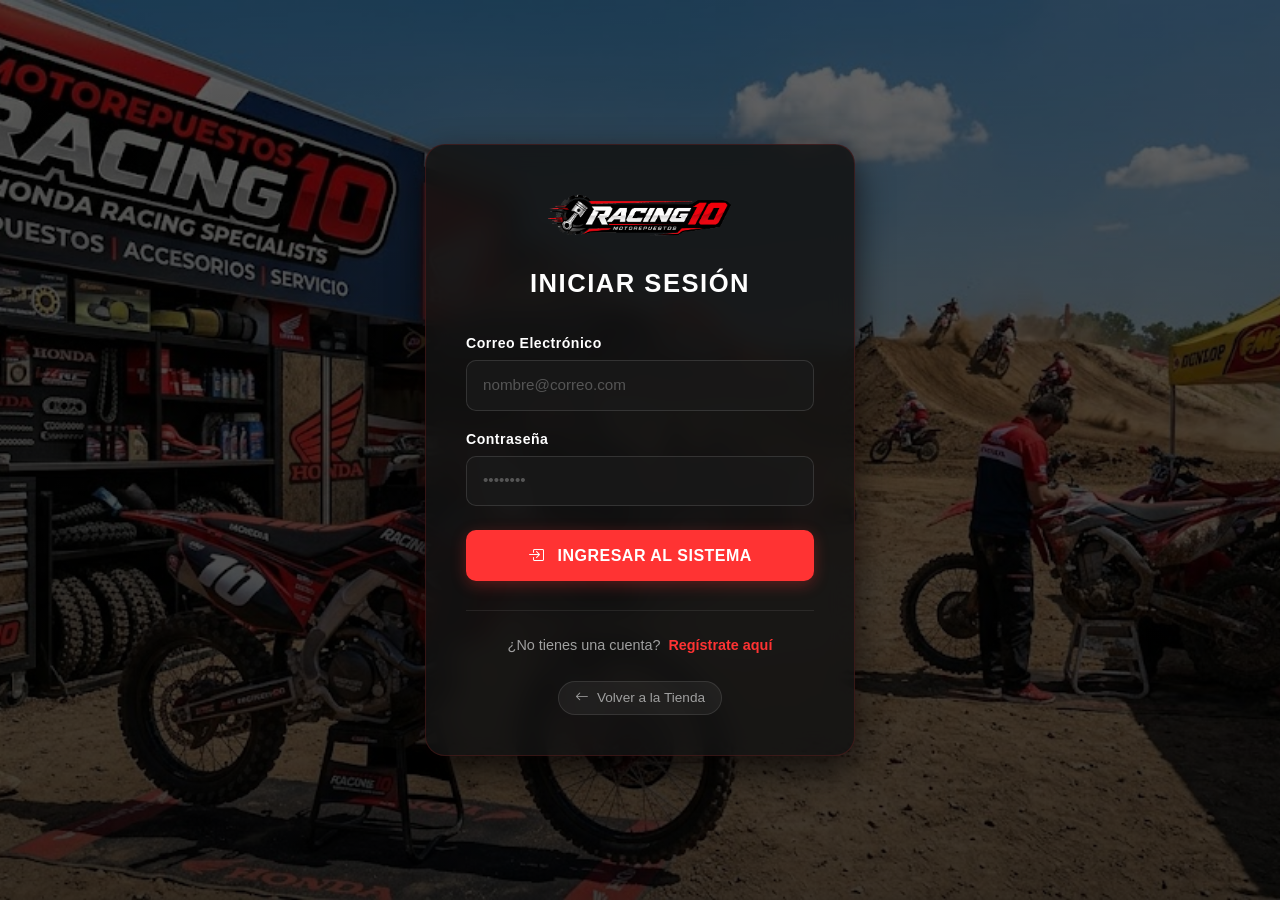
<file: login.html>
<!DOCTYPE html>
<html lang="es">
<head>
    <meta charset="UTF-8">
    <meta name="viewport" content="width=device-width, initial-scale=1.0">
    <title>Iniciar Sesión - MotoRepRacing10</title>
    <link href="https://cdn.jsdelivr.net/npm/bootstrap@5.3.0/dist/css/bootstrap.min.css" rel="stylesheet">
    <link rel="stylesheet" href="https://cdn.jsdelivr.net/npm/bootstrap-icons@1.11.1/font/bootstrap-icons.css">
    
    <style>
        :root {
            --fondo-oscuro: #0a0a0a;
            --tarjeta-oscuro: rgba(18, 18, 18, 0.85); /* Translúcido para el fondo */
            --rojo-honda: #ff3333;
            --blanco: #ffffff;
            --gris-texto: #a0a0a0;
        }

        body {
            /* CORRECCIÓN DE FONDO: Imagen fluida y centrada cubriendo el 100% */
            background-image: linear-gradient(rgba(0, 0, 0, 0.6), rgba(0, 0, 0, 0.75)), url('./assets/img/fondo.png');
            background-size: cover;
            background-position: center;
            background-repeat: no-repeat;
            background-attachment: fixed;
            color: var(--blanco);
            font-family: 'Segoe UI', Tahoma, Geneva, Verdana, sans-serif;
            height: 100vh;
            display: flex;
            align-items: center;
            justify-content: center;
            margin: 0;
        }

        .contenedor-login {
            background: var(--tarjeta-oscuro);
            backdrop-filter: blur(12px); /* Efecto cristal esmerilado moderno */
            -webkit-backdrop-filter: blur(12px);
            border: 1px solid rgba(255, 51, 51, 0.15); /* Sutil toque rojo en el borde */
            padding: 2.5rem;
            border-radius: 20px;
            width: 100%;
            max-width: 430px;
            box-shadow: 0 15px 35px rgba(0, 0, 0, 0.7), 0 0 15px rgba(255, 51, 51, 0.05);
            transition: transform 0.3s ease;
        }

        .login-header {
            text-align: center;
            margin-bottom: 2rem;
        }

        .login-header h2 {
            font-weight: 800;
            font-size: 1.6rem;
            margin-top: 15px;
            letter-spacing: 1.5px;
            color: var(--blanco);
            text-transform: uppercase;
        }

        .form-label {
            color: var(--blanco);
            font-size: 0.88rem;
            font-weight: 600;
            margin-bottom: 6px;
            letter-spacing: 0.5px;
        }

        .input-grupo-oscuro {
            background: rgba(26, 26, 26, 0.8) !important;
            border: 1px solid rgba(255, 255, 255, 0.12) !important;
            color: var(--blanco) !important;
            border-radius: 10px !important;
            padding: 0.8rem 1rem;
            font-size: 0.95rem;
            transition: all 0.3s ease !important;
        }

        .input-grupo-oscuro:focus {
            border-color: var(--rojo-honda) !important;
            box-shadow: 0 0 0 0.25rem rgba(255, 51, 51, 0.3) !important;
            background: #1a1a1a !important;
        }

        /* Marcador de posición (Placeholder) en gris sutil */
        .input-grupo-oscuro::placeholder {
            color: #555555;
        }

        .btn-honda {
            background-color: var(--rojo-honda);
            border: none;
            color: var(--blanco);
            padding: 0.85rem;
            font-weight: 700;
            font-size: 1rem;
            border-radius: 10px;
            width: 100%;
            letter-spacing: 0.5px;
            text-transform: uppercase;
            transition: all 0.3s cubic-bezier(0.175, 0.885, 0.32, 1.275);
            box-shadow: 0 4px 15px rgba(255, 51, 51, 0.3);
        }

        .btn-honda:hover {
            background-color: #e61f1f;
            transform: translateY(-2px);
            box-shadow: 0 6px 20px rgba(255, 51, 51, 0.45);
        }

        .btn-honda:active {
            transform: translateY(0);
        }

        .alerta-error {
            background-color: rgba(255, 51, 51, 0.15);
            border: 1px solid var(--rojo-honda);
            color: #ff9999;
            padding: 0.8rem 1rem;
            border-radius: 10px;
            font-size: 0.9rem;
            margin-bottom: 1.5rem;
            display: flex;
            align-items: center;
            gap: 12px;
            box-shadow: 0 4px 10px rgba(0, 0, 0, 0.3);
        }
        
        .d-none {
            display: none !important;
        }

        /* ENLACES Y NAVEGACIÓN ADICIONAL */
        .login-footer-links {
            text-align: center;
            margin-top: 1.8rem;
            padding-top: 1.5rem;
            border-top: 1px solid rgba(255, 255, 255, 0.08);
            font-size: 0.9rem;
        }

        .link-mutado {
            color: var(--gris-texto);
            text-decoration: none;
            transition: color 0.2s ease;
        }

        .link-mutado:hover {
            color: var(--blanco);
        }

        .link-rojo {
            color: var(--rojo-honda);
            text-decoration: none;
            font-weight: 700;
            transition: color 0.2s ease;
        }

        .link-rojo:hover {
            color: #ff6666;
            text-decoration: underline;
        }

        .btn-volver-tienda {
            display: inline-flex;
            align-items: center;
            gap: 8px;
            margin-top: 1rem;
            font-size: 0.85rem;
            background: rgba(255, 255, 255, 0.05);
            padding: 6px 16px;
            border-radius: 20px;
            border: 1px solid rgba(255, 255, 255, 0.1);
        }

        .btn-volver-tienda:hover {
            background: rgba(255, 255, 255, 0.1);
            border-color: rgba(255, 255, 255, 0.2);
        }
    </style>
</head>
<body>

    <main class="contenedor-login">
        <header class="login-header">
            <img src="assets/img/logo.png" alt="Logo MotoRepRacing10" style="max-width: 190px; height: auto; margin-bottom: 5px;">
            <h2>INICIAR SESIÓN</h2>
        </header>

        <section id="error-mensaje" class="alerta-error d-none">
            <i class="bi bi-exclamation-triangle-fill" style="font-size: 1.1rem; color: var(--rojo-honda);"></i>
            <span>Credenciales incorrectas. Intenta de nuevo.</span>
        </section>

        <form id="form-login">
            <div class="mb-3">
                <label for="email" class="form-label">Correo Electrónico</label>
                <input type="email" id="email" class="form-control input-grupo-oscuro" placeholder="nombre@correo.com" required autocomplete="email">
            </div>

            <div class="mb-4">
                <label for="password" class="form-label">Contraseña</label>
                <input type="password" id="password" class="form-control input-grupo-oscuro" placeholder="••••••••" required autocomplete="current-password">
            </div>

            <button type="submit" id="btn-login" class="btn-honda">
                <i class="bi bi-box-arrow-in-right me-2"></i> Ingresar al Sistema
            </button>
        </form>

        <footer class="login-footer-links">
            <p class="mb-2">
                <span style="color: var(--gris-texto);">¿No tienes una cuenta?</span> 
                <a href="registro.html" class="link-rojo ms-1">Regístrate aquí</a>
            </p>
            
            <a href="index.html" class="link-mutado btn-volver-tienda">
                <i class="bi bi-arrow-left"></i> Volver a la Tienda
            </a>
        </footer>
    </main>

    <script src="assets/js/api.js"></script>
    <script src="assets/js/auth.js"></script>

    <script>
        document.addEventListener('DOMContentLoaded', () => {
            // Validación inicial: Si ya cuenta con token válido lo despacha al dashboard de su rol
            redirigirSiYaEstaLogueado();
            
            // Suscripción al submit del formulario
            const form = document.getElementById('form-login');
            if (form) {
                form.addEventListener('submit', manejarLogin);
            }
        });
    </script>
</body>
</html>
</file>
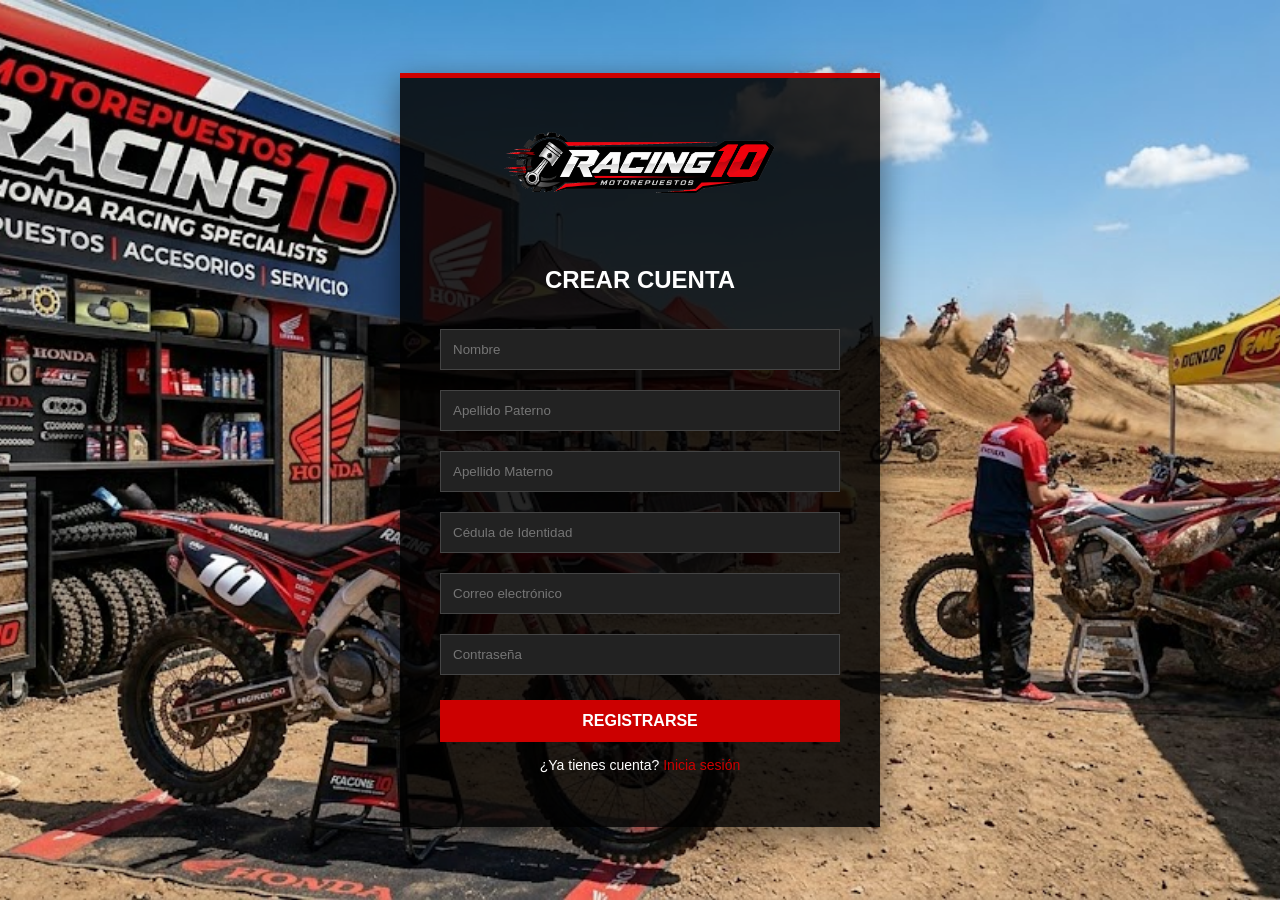
<file: registro.html>
<!DOCTYPE html>
<html lang="es">
<head>
    <meta charset="UTF-8">
    <meta name="viewport" content="width=device-width, initial-scale=1.0">
    <title>Registro - MotoRepRacing10</title>
    <style>
        body, html {
            margin: 0;
            padding: 0;
            height: 100%;
            font-family: 'Helvetica Neue', Helvetica, Arial, sans-serif;
            display: flex;
            justify-content: center;
            align-items: center;
            background-image: url('assets/img/fondo.png');
            background-size: cover;
            background-position: center;
            background-attachment: fixed;
        }

        .registro-card {
            background: rgba(0, 0, 0, 0.85); /* Fondo negro tipo Honda */
            padding: 40px;
            border-radius: 0; /* Estilo más recto y técnico */
            box-shadow: 0 10px 30px rgba(0, 0, 0, 0.5);
            width: 100%;
            max-width: 400px;
            color: white;
            border-top: 5px solid #CC0000; /* Detalle Rojo Honda */
        }

        .logo-container {
            text-align: center;
            margin-bottom: 50px;
        }

        .logo-container img {
            width: 280px; /* Ajusta el tamaño de tu logo */
        }

        h2 { text-align: center; margin-bottom: 25px; font-weight: 700; text-transform: uppercase; }

        input {
            width: 100%;
            padding: 12px;
            margin: 10px 0;
            background: #222;
            border: 1px solid #444;
            color: white;
            box-sizing: border-box;
        }

        button {
            width: 100%;
            padding: 12px;
            background-color: #CC0000; /* Rojo Honda */
            color: white;
            border: none;
            cursor: pointer;
            font-size: 16px;
            font-weight: bold;
            text-transform: uppercase;
            margin-top: 15px;
            transition: 0.3s;
        }

        button:hover { background-color: #990000; }

        a { color: #CC0000; text-decoration: none; }
    </style>
</head>
<body>

<div class="registro-card">
    <div class="logo-container">
        <!-- Tu logo aquí -->
        <img src="assets/img/logo.png" alt="Logo">
    </div>
    <h2>Crear Cuenta</h2>
    <form id="registro-form">
        <input type="text" id="name" placeholder="Nombre" required>
        <input type="text" id="apellido_paterno" placeholder="Apellido Paterno" required>
        <input type="text" id="apellido_materno" placeholder="Apellido Materno">
        <input type="text" id="ci" placeholder="Cédula de Identidad" required>
        <input type="email" id="email" placeholder="Correo electrónico" required>
        <input type="password" id="password" placeholder="Contraseña" required>
        <button type="submit">Registrarse</button>
    </form>
    <p style="text-align: center; margin-top: 15px; font-size: 14px;">
        ¿Ya tienes cuenta? <a href="login.html">Inicia sesión</a>
    </p>
</div>

<script src="assets/js/auth.js"></script>
</body>
</html>
</file>
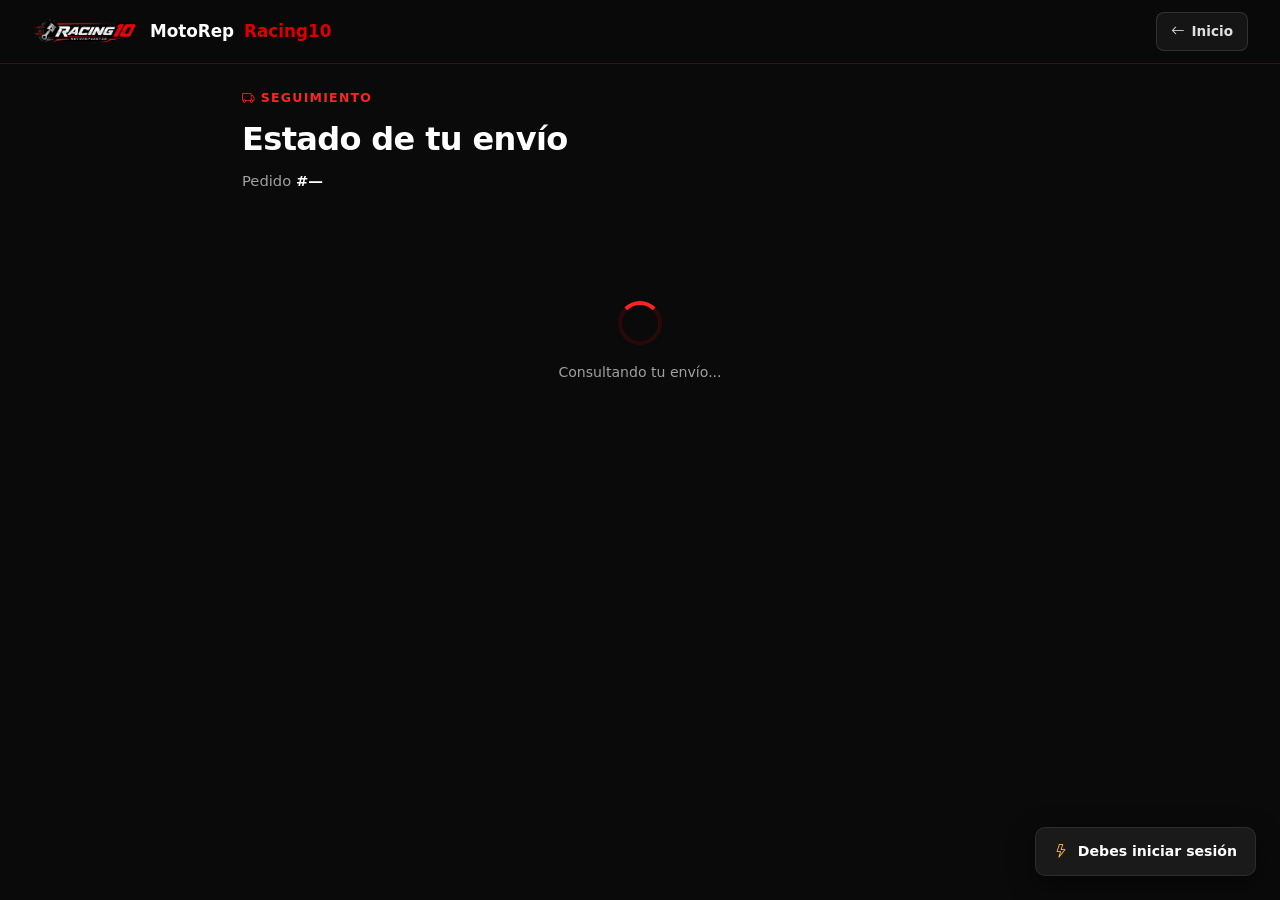
<file: pages/envio.html>
<!DOCTYPE html>
<html lang="es">
<head>
    <meta charset="UTF-8">
    <meta name="viewport" content="width=device-width, initial-scale=1.0">
    <title>Seguimiento de Envío — MotoRepRacing10</title>
    <link href="https://cdn.jsdelivr.net/npm/bootstrap-icons@1.10.5/font/bootstrap-icons.css" rel="stylesheet">
    <style>
*, *::before, *::after { box-sizing: border-box; margin: 0; padding: 0; }
:root {
    --rojo:        #DC0000;
    --rojo-oscuro: #A30000;
    --rojo-suave:  #FF2424;
    --negro:       #0A0A0A;
    --negro-mid:   #121212;
    --negro-card:  #161616;
    --blanco:      #FFFFFF;
    --gris-mid:    #E0E0E0;
    --gris-texto:  #A0A0A0;
    --verde:       #22c55e;
    --amarillo:    #fbbf24;
    --azul:        #60a5fa;
    --font-main:   'Segoe UI', system-ui, sans-serif;
    --transition:  0.25s cubic-bezier(0.4,0,0.2,1);
    --border:      1px solid rgba(255,255,255,0.08);
    --shadow:      0 10px 30px rgba(0,0,0,0.5);
    --radius:      14px;
}
html { scroll-behavior: smooth; }
body { font-family: var(--font-main); background: var(--negro); color: var(--blanco); min-height: 100vh; line-height: 1.6; }
a { text-decoration: none; color: inherit; }

/* NAVBAR */
.navbar {
    position: fixed; top: 0; left: 0; right: 0; z-index: 100;
    background: rgba(10,10,10,0.95); backdrop-filter: blur(20px);
    border-bottom: 1px solid rgba(220,0,0,0.35);
    padding: 0 2rem; height: 64px;
    display: flex; align-items: center; justify-content: space-between;
}
.navbar-brand { display: flex; align-items: center; gap: 10px; font-weight: 800; font-size: 1.05rem; }
.navbar-brand img { height: 36px; }
.navbar-brand em { color: var(--rojo); font-style: normal; }
.btn-back {
    display: flex; align-items: center; gap: 7px;
    background: rgba(255,255,255,0.05); border: 1px solid rgba(255,255,255,0.12);
    color: var(--gris-mid); border-radius: 8px; padding: 8px 14px;
    font-size: 0.85rem; font-weight: 600; cursor: pointer; transition: all var(--transition);
}
.btn-back:hover { border-color: rgba(255,255,255,0.3); color: var(--blanco); }

/* PAGE */
.page { max-width: 860px; margin: 0 auto; padding: 88px 2rem 4rem; }

/* PANEL BASE */
.panel {
    background: var(--negro-card); border: var(--border); border-radius: var(--radius);
    box-shadow: var(--shadow); overflow: hidden; margin-bottom: 1.5rem;
}
.panel-header {
    padding: 1.1rem 1.5rem; border-bottom: 1px solid rgba(255,255,255,0.06);
    display: flex; align-items: center; justify-content: space-between;
}
.panel-header-left { display: flex; align-items: center; gap: 10px; }
.panel-header i { color: var(--rojo-suave); font-size: 1.1rem; }
.panel-header h2 { font-size: 0.98rem; font-weight: 700; }
.panel-body { padding: 1.5rem; }

/* ESTADO BADGE */
.estado-badge {
    font-size: 0.75rem; font-weight: 700; padding: 4px 12px; border-radius: 999px;
    display: inline-flex; align-items: center; gap: 5px;
}
.badge-espera     { background: rgba(251,191,36,0.15);  color: var(--amarillo); }
.badge-preparando { background: rgba(220,0,0,0.15);     color: #f87171; }
.badge-camino     { background: rgba(96,165,250,0.15);  color: var(--azul); }
.badge-entregado  { background: rgba(34,197,94,0.15);   color: var(--verde); }

/* HERO INFO ENVÍO */
.envio-hero {
    display: grid; grid-template-columns: 1fr 1fr; gap: 1rem; margin-bottom: 1.5rem;
}
@media(max-width:600px){ .envio-hero { grid-template-columns: 1fr; } }
.info-card {
    background: rgba(255,255,255,0.03); border: var(--border); border-radius: 10px;
    padding: 14px 16px;
}
.info-label { font-size: 0.75rem; color: var(--gris-texto); text-transform: uppercase; letter-spacing: 0.06em; margin-bottom: 4px; }
.info-valor { font-size: 0.95rem; font-weight: 700; display: flex; align-items: center; gap: 6px; }
.info-valor i { color: var(--rojo-suave); font-size: 0.9rem; }

/* TRACKING CODE */
.tracking-box {
    background: rgba(220,0,0,0.07); border: 1px solid rgba(220,0,0,0.25);
    border-radius: 10px; padding: 14px 18px;
    display: flex; align-items: center; justify-content: space-between; gap: 10px;
    margin-bottom: 1.5rem;
}
.tracking-code { font-size: 1.1rem; font-weight: 800; color: #ff4d4d; letter-spacing: 0.06em; }
.btn-copy-track {
    background: rgba(220,0,0,0.12); border: 1px solid rgba(220,0,0,0.3);
    color: #ff4d4d; border-radius: 7px; padding: 7px 12px; cursor: pointer;
    font-size: 0.82rem; font-weight: 700; display: flex; align-items: center; gap: 5px;
    transition: all var(--transition);
}
.btn-copy-track:hover { background: rgba(220,0,0,0.22); }

/* ===== TIMELINE DE PASOS ===== */
.timeline { display: flex; flex-direction: column; gap: 0; position: relative; }

.tl-step {
    display: flex; gap: 16px; position: relative;
    padding-bottom: 28px;
}
.tl-step:last-child { padding-bottom: 0; }

/* línea vertical */
.tl-step:not(:last-child)::after {
    content: '';
    position: absolute; left: 19px; top: 40px;
    width: 2px; bottom: 0;
    background: rgba(255,255,255,0.08);
    transition: background 0.5s ease;
}
.tl-step.done:not(:last-child)::after  { background: var(--verde); }
.tl-step.active:not(:last-child)::after { background: linear-gradient(to bottom, var(--rojo), rgba(220,0,0,0.15)); }

/* icono círculo */
.tl-icon {
    width: 40px; height: 40px; border-radius: 50%; flex-shrink: 0;
    display: flex; align-items: center; justify-content: center; font-size: 1rem;
    border: 2px solid rgba(255,255,255,0.1); background: rgba(255,255,255,0.04);
    color: var(--gris-texto); transition: all 0.4s ease; position: relative; z-index: 1;
}
.tl-step.done   .tl-icon { background: rgba(34,197,94,0.15);  border-color: var(--verde);      color: var(--verde); }
.tl-step.active .tl-icon { background: rgba(220,0,0,0.15);    border-color: var(--rojo);       color: #ff4d4d; box-shadow: 0 0 14px rgba(220,0,0,0.35); animation: pulse-icon 2s ease-in-out infinite; }
@keyframes pulse-icon { 0%,100%{box-shadow:0 0 14px rgba(220,0,0,0.35)} 50%{box-shadow:0 0 22px rgba(220,0,0,0.6)} }

.tl-content { flex: 1; padding-top: 8px; }
.tl-titulo { font-size: 0.95rem; font-weight: 700; margin-bottom: 2px; }
.tl-step.done   .tl-titulo { color: var(--verde); }
.tl-step.active .tl-titulo { color: var(--blanco); }
.tl-step.pending .tl-titulo { color: var(--gris-texto); }
.tl-desc { font-size: 0.83rem; color: var(--gris-texto); }
.tl-fecha { font-size: 0.78rem; color: var(--gris-texto); margin-top: 4px; display: flex; align-items: center; gap: 4px; }
.tl-fecha i { color: var(--verde); }
.tl-chip {
    display: inline-block; margin-top: 6px;
    background: rgba(220,0,0,0.1); border: 1px solid rgba(220,0,0,0.25);
    color: #ff4d4d; font-size: 0.75rem; font-weight: 700;
    padding: 3px 10px; border-radius: 999px;
}

/* ===== RETIRO EN TIENDA ===== */
.retiro-wrap {
    display: flex; flex-direction: column; align-items: center;
    gap: 18px; padding: 2rem; text-align: center;
}
.retiro-anim {
    width: 90px; height: 90px; border-radius: 50%;
    background: rgba(251,191,36,0.1); border: 2px solid rgba(251,191,36,0.3);
    display: flex; align-items: center; justify-content: center;
    font-size: 2.4rem; animation: float 3s ease-in-out infinite;
}
@keyframes float { 0%,100%{transform:translateY(0)} 50%{transform:translateY(-8px)} }
.retiro-titulo { font-size: 1.2rem; font-weight: 800; }
.retiro-desc { color: var(--gris-texto); font-size: 0.92rem; max-width: 380px; line-height: 1.65; }
.retiro-steps { display: flex; flex-direction: column; gap: 10px; width: 100%; max-width: 360px; }
.retiro-step {
    display: flex; align-items: center; gap: 12px;
    background: rgba(255,255,255,0.03); border: var(--border);
    border-radius: 10px; padding: 12px 14px; text-align: left;
}
.retiro-step-num {
    width: 28px; height: 28px; border-radius: 50%; background: rgba(251,191,36,0.15);
    border: 1px solid rgba(251,191,36,0.3); color: var(--amarillo);
    font-size: 0.82rem; font-weight: 800; display: flex; align-items: center; justify-content: center;
    flex-shrink: 0;
}
.retiro-step-txt { font-size: 0.85rem; color: var(--gris-mid); }

/* ESTADO ESPERA (sin envío creado aún) */
.espera-wrap {
    display: flex; flex-direction: column; align-items: center;
    gap: 16px; padding: 2.5rem 1rem; text-align: center;
}
.espera-anim {
    width: 80px; height: 80px; border-radius: 50%;
    background: rgba(96,165,250,0.1); border: 2px solid rgba(96,165,250,0.25);
    display: flex; align-items: center; justify-content: center; font-size: 2rem;
}
.espera-titulo { font-size: 1.1rem; font-weight: 800; }
.espera-desc { color: var(--gris-texto); font-size: 0.9rem; max-width: 360px; line-height: 1.65; }
.btn-recargar {
    background: rgba(255,255,255,0.06); border: var(--border);
    color: var(--gris-mid); border-radius: 8px; padding: 10px 20px;
    font-size: 0.88rem; font-weight: 600; cursor: pointer; transition: all var(--transition);
    display: flex; align-items: center; gap: 7px;
}
.btn-recargar:hover { background: rgba(255,255,255,0.1); color: var(--blanco); }

/* PEDIDO INFO chips */
.pedido-chips { display: flex; flex-wrap: wrap; gap: 8px; margin-bottom: 1.25rem; }
.chip {
    background: rgba(255,255,255,0.04); border: var(--border);
    border-radius: 999px; padding: 5px 14px; font-size: 0.8rem; color: var(--gris-texto);
    display: flex; align-items: center; gap: 5px;
}
.chip i { color: var(--rojo-suave); font-size: 0.82rem; }

/* LOADER */
.loader-wrap { display: flex; justify-content: center; align-items: center; padding: 5rem 0; flex-direction: column; gap: 16px; }
.loader { width: 44px; height: 44px; border: 4px solid rgba(220,0,0,0.15); border-top-color: var(--rojo-suave); border-radius: 50%; animation: spin 0.75s linear infinite; }
@keyframes spin { to { transform: rotate(360deg); } }
.loader-txt { font-size: 0.88rem; color: var(--gris-texto); }

/* TOAST */
.toast-wrap { position: fixed; bottom: 24px; right: 24px; z-index: 600; display: flex; flex-direction: column; gap: 8px; }
.toast { background: #1a1a1a; border: var(--border); border-radius: 10px; padding: 12px 18px; font-size: 0.88rem; font-weight: 600; display: flex; align-items: center; gap: 10px; box-shadow: 0 8px 24px rgba(0,0,0,0.5); transform: translateX(120%); transition: transform 0.3s cubic-bezier(0.34,1.56,0.64,1); min-width: 220px; }
.toast.show { transform: translateX(0); }
.toast.verde i { color: #4ade80; }
.toast.rojo  i { color: var(--rojo-suave); }
.toast.amarillo i { color: #fbbf24; }

@media(max-width:500px){
    .page { padding: 78px 1rem 3rem; }
    .navbar { padding: 0 1rem; }
    .tracking-box { flex-direction: column; text-align: center; }
}
    </style>
</head>
<body>

<!-- NAVBAR -->
<nav class="navbar">
    <a href="../index.html" class="navbar-brand">
        <img src="../../../assets/img/logo.png" alt="Logo" onerror="this.style.display='none'">
        MotoRep<em>Racing10</em>
    </a>
    <a href="../index.html" class="btn-back">
        <i class="bi bi-arrow-left"></i> Inicio
    </a>
</nav>

<div class="page">

    <!-- Encabezado -->
    <div style="margin-bottom:1.75rem">
        <div style="font-size:0.78rem;font-weight:700;color:var(--rojo-suave);text-transform:uppercase;letter-spacing:0.1em;margin-bottom:6px">
            <i class="bi bi-truck"></i> Seguimiento
        </div>
        <h1 style="font-size:clamp(1.5rem,4vw,2rem);font-weight:800;letter-spacing:-0.02em">
            Estado de tu envío
        </h1>
        <p style="color:var(--gris-texto);font-size:0.92rem;margin-top:4px">
            Pedido <span id="txt-pedido-id" style="color:var(--blanco);font-weight:700">#—</span>
        </p>
    </div>

    <!-- Contenido dinámico -->
    <div id="contenido-envio">
        <div class="loader-wrap">
            <div class="loader"></div>
            <div class="loader-txt">Consultando tu envío...</div>
        </div>
    </div>

</div>

<div class="toast-wrap" id="toast-wrap"></div>

<script src="../assets/js/api.js"></script>
<script src="../assets/js/auth.js"></script>
<script>
/* ================================================================
   MAPA DE ESTADOS
   Ajusta los IDs según tu tabla estados_general
   Los estados de envío en tu BD según el controlador comentado:
   12 = En camino   13 = Entregado
   Para envío usamos los mismos que el pedido pero mapeamos también
   los estados de texto que puede venir en estado.nombre
================================================================ */
const ESTADO_MAP = {
    // Por estado_id (ajusta si tus IDs difieren)
    9:  { paso:0, label:'Pedido recibido',  badge:'badge-espera',     badgeTxt:'Recibido'    },
    10: { paso:1, label:'Preparando',       badge:'badge-preparando', badgeTxt:'Preparando'  },
    11: { paso:1, label:'Preparando',       badge:'badge-preparando', badgeTxt:'Preparando'  },
    12: { paso:2, label:'En camino',        badge:'badge-camino',     badgeTxt:'En camino'   },
    13: { paso:3, label:'Entregado',        badge:'badge-entregado',  badgeTxt:'Entregado'   },
};

// Por nombre (fallback si el ID no coincide)
function estadoPorNombre(nombre) {
    const n = (nombre || '').toLowerCase();
    if (n.includes('entregad'))  return { paso:3, badge:'badge-entregado',  badgeTxt:'Entregado'  };
    if (n.includes('camino') || n.includes('enviado')) return { paso:2, badge:'badge-camino', badgeTxt:'En camino' };
    if (n.includes('prepar') || n.includes('process')) return { paso:1, badge:'badge-preparando', badgeTxt:'Preparando' };
    return { paso:0, badge:'badge-espera', badgeTxt:'Recibido' };
}

// Pasos del timeline para DELIVERY
const PASOS_DELIVERY = [
    { icon:'bi-bag-check',      titulo:'Pedido recibido',   desc:'Tu pedido fue registrado y está siendo revisado.' },
    { icon:'bi-box-seam',       titulo:'Preparando',        desc:'Estamos empacando tus repuestos con cuidado.' },
    { icon:'bi-truck',          titulo:'En camino',         desc:'Tu paquete está en ruta hacia tu destino.' },
    { icon:'bi-house-check',    titulo:'Entregado',         desc:'¡Listo! Tu pedido llegó a su destino.' },
];

/* ================================================================
   INIT
================================================================ */
const API_BASE = 'http://localhost:8000/api';
const params   = new URLSearchParams(window.location.search);
const pedidoId = params.get('pedido_id') || sessionStorage.getItem('ultimo_pedido_id');

document.addEventListener('DOMContentLoaded', async () => {
    const token   = getToken();
    const usuario = getUsuario();

    if (!token || !usuario) {
        toast('Debes iniciar sesión', 'amarillo');
        setTimeout(() => window.location.href = '../login.html', 1400);
        return;
    }

    if (pedidoId) {
        document.getElementById('txt-pedido-id').textContent = `#${pedidoId}`;
    }

    await cargarEnvio();
});

/* ================================================================
   CARGAR ENVÍO
================================================================ */
async function cargarEnvio() {
    const token = getToken();
    const wrap  = document.getElementById('contenido-envio');

    try {
        // Traemos todos los envíos del cliente (el backend filtra por user)
        const resp = await fetch(`${API_BASE}/envios`, {
            headers: { 'Authorization': `Bearer ${token}` }
        });
        const data = await resp.json();

        if (!resp.ok || !data.status) throw new Error(data.message || 'Error al consultar envíos');

        const lista = Array.isArray(data.data) ? data.data : [];

        // Filtrar por pedido_id si tenemos uno
        let envio = null;
        if (pedidoId) {
            envio = lista.find(e => String(e.pedido_id) === String(pedidoId));
        } else {
            // Si no hay pedido_id, mostramos el más reciente
            envio = lista[0] || null;
        }

        // También intentamos traer info del pedido para saber si es retiro
        let esTipoRetiro = false;
        if (pedidoId) {
            try {
                const rp   = await fetch(`${API_BASE}/pedidos/${pedidoId}`, { headers:{ 'Authorization':`Bearer ${token}` } });
                const dp   = await rp.json();
                const ped  = dp.data;
                // Si el envío tiene metodo_envio = retiro o similar
                if (envio && (envio.metodo_envio || '').toLowerCase().includes('retiro')) esTipoRetiro = true;
                // Mostrar ID pedido en header
                if (ped) document.getElementById('txt-pedido-id').textContent = `#${ped.id}`;
            } catch(_){}
        }

        if (!envio) {
            // Aún no hay envío creado por admin/vendedor
            renderEspera(wrap);
            return;
        }

        // Detectar retiro en tienda
        if ((envio.metodo_envio || '').toLowerCase().includes('retiro')) esTipoRetiro = true;

        if (esTipoRetiro) {
            renderRetiro(wrap, envio);
        } else {
            renderDelivery(wrap, envio);
        }

    } catch(err) {
        console.error(err);
        // Fallback: si API falla mostramos espera
        renderEspera(document.getElementById('contenido-envio'));
    }
}

/* ================================================================
   RENDER: SIN ENVÍO AÚN
================================================================ */
function renderEspera(wrap) {
    wrap.innerHTML = `
    <div class="panel">
        <div class="panel-header">
            <div class="panel-header-left">
                <i class="bi bi-hourglass-split"></i>
                <h2>Estado del envío</h2>
            </div>
            <span class="estado-badge badge-espera"><i class="bi bi-clock"></i> En espera</span>
        </div>
        <div class="panel-body">
            <div class="espera-wrap">
                <div class="espera-anim">⏳</div>
                <div class="espera-titulo">Tu pedido está siendo procesado</div>
                <div class="espera-desc">
                    Nuestro equipo ya recibió tu pedido. En breve asignaremos un método de envío
                    y podrás ver aquí el seguimiento en tiempo real.
                </div>
                <button class="btn-recargar" onclick="location.reload()">
                    <i class="bi bi-arrow-clockwise"></i> Actualizar estado
                </button>
            </div>
        </div>
    </div>

    <div class="panel">
        <div class="panel-header">
            <div class="panel-header-left">
                <i class="bi bi-info-circle"></i>
                <h2>¿Qué pasa ahora?</h2>
            </div>
        </div>
        <div class="panel-body">
            <div style="display:flex;flex-direction:column;gap:14px;">
                ${[
                    ['bi-check-circle-fill','verde','Pedido recibido','Tu pedido fue registrado correctamente en nuestro sistema.'],
                    ['bi-gear','gris-texto','Revisión en curso','Estamos verificando tu pago y preparando los repuestos.'],
                    ['bi-truck','gris-texto','Próximamente — asignación de envío','Te notificaremos en cuanto tu pedido esté en camino.'],
                ].map(([icon, color, titulo, desc]) => `
                    <div style="display:flex;gap:14px;align-items:flex-start">
                        <i class="bi ${icon}" style="color:var(--${color});font-size:1.1rem;margin-top:2px;flex-shrink:0"></i>
                        <div>
                            <div style="font-size:0.9rem;font-weight:700;margin-bottom:2px">${titulo}</div>
                            <div style="font-size:0.83rem;color:var(--gris-texto)">${desc}</div>
                        </div>
                    </div>
                `).join('')}
            </div>
        </div>
    </div>`;
}

/* ================================================================
   RENDER: RETIRO EN TIENDA
================================================================ */
function renderRetiro(wrap, envio) {
    const est    = resolverEstado(envio);
    const entregado = est.paso >= 3;

    wrap.innerHTML = `
    <div class="panel">
        <div class="panel-header">
            <div class="panel-header-left">
                <i class="bi bi-shop"></i>
                <h2>Retiro en tienda</h2>
            </div>
            <span class="estado-badge ${est.badge}">
                <i class="bi bi-circle-fill" style="font-size:6px"></i> ${est.badgeTxt}
            </span>
        </div>
        <div class="panel-body">
            <div class="retiro-wrap">
                <div class="retiro-anim">${entregado ? '✅' : '🏪'}</div>
                <div class="retiro-titulo">${entregado ? '¡Ya puedes retirar tu pedido!' : 'Tu pedido estará listo pronto'}</div>
                <div class="retiro-desc">
                    ${entregado
                        ? 'Pasa por nuestra tienda con tu número de pedido para recoger tus repuestos. ¡Gracias por tu compra!'
                        : 'Estamos preparando tus repuestos. Te avisaremos cuando estén listos para retirar en tienda.'}
                </div>
                <div class="retiro-steps">
                    ${[
                        ['1','Pedido recibido','Tu pedido fue registrado correctamente.', est.paso >= 0],
                        ['2','Preparando repuestos','Estamos empacando tus productos.', est.paso >= 1],
                        ['3','Listo para retirar','Pasa por tienda con tu número de pedido.', est.paso >= 3],
                    ].map(([num, titulo, desc, hecho]) => `
                        <div class="retiro-step">
                            <div class="retiro-step-num" style="${hecho ? 'background:rgba(34,197,94,0.15);border-color:var(--verde);color:var(--verde)' : ''}">
                                ${hecho ? '<i class="bi bi-check"></i>' : num}
                            </div>
                            <div>
                                <div class="retiro-step-txt" style="font-weight:700;color:${hecho ? 'var(--verde)' : 'var(--blanco)'}">${titulo}</div>
                                <div class="retiro-step-txt">${desc}</div>
                            </div>
                        </div>
                    `).join('')}
                </div>
            </div>
        </div>
    </div>
    ${renderInfoPanel(envio)}`;
}

/* ================================================================
   RENDER: DELIVERY (timeline completo)
================================================================ */
function renderDelivery(wrap, envio) {
    const est          = resolverEstado(envio);
    const pasoActivo   = est.paso;
    const tracking     = envio.codigo_seguimiento || '';
    const empresa      = envio.empresa_envio      || '';
    const fechaEnvio   = formatFecha(envio.fecha_envio);
    const fechaEntrega = formatFecha(envio.fecha_entrega);

    // Timeline HTML
    const timelineHtml = PASOS_DELIVERY.map((p, i) => {
        const done   = i < pasoActivo;
        const active = i === pasoActivo;
        const cls    = done ? 'done' : active ? 'active' : 'pending';

        let extra = '';
        if (i === 1 && done)   extra = `<div class="tl-fecha"><i class="bi bi-check-circle-fill"></i> Empacado</div>`;
        if (i === 2 && done)   extra = fechaEnvio  ? `<div class="tl-fecha"><i class="bi bi-calendar"></i> Salió el ${fechaEnvio}</div>` : '';
        if (i === 2 && active) extra = `<div class="tl-chip"><i class="bi bi-broadcast"></i> En tránsito ahora</div>`;
        if (i === 3 && done)   extra = fechaEntrega ? `<div class="tl-fecha"><i class="bi bi-check-circle-fill"></i> Entregado el ${fechaEntrega}</div>` : '';

        return `
        <div class="tl-step ${cls}">
            <div class="tl-icon"><i class="bi ${p.icon}"></i></div>
            <div class="tl-content">
                <div class="tl-titulo">${p.titulo}</div>
                <div class="tl-desc">${p.desc}</div>
                ${extra}
            </div>
        </div>`;
    }).join('');

    wrap.innerHTML = `
    <!-- Panel estado principal -->
    <div class="panel">
        <div class="panel-header">
            <div class="panel-header-left">
                <i class="bi bi-truck"></i>
                <h2>Seguimiento del envío</h2>
            </div>
            <span class="estado-badge ${est.badge}">
                <i class="bi bi-circle-fill" style="font-size:6px"></i> ${est.badgeTxt}
            </span>
        </div>
        <div class="panel-body">

            ${tracking ? `
            <div class="tracking-box">
                <div>
                    <div style="font-size:0.75rem;color:var(--gris-texto);margin-bottom:3px;text-transform:uppercase;letter-spacing:0.06em">Código de seguimiento</div>
                    <div class="tracking-code">${tracking}</div>
                    ${empresa ? `<div style="font-size:0.8rem;color:var(--gris-texto);margin-top:3px"><i class="bi bi-building"></i> ${empresa}</div>` : ''}
                </div>
                <button class="btn-copy-track" onclick="copiar('${tracking}')">
                    <i class="bi bi-copy"></i> Copiar
                </button>
            </div>` : ''}

            <!-- Info chips -->
            <div class="pedido-chips">
                ${empresa ? `<span class="chip"><i class="bi bi-building"></i> ${empresa}</span>` : ''}
                ${envio.metodo_envio ? `<span class="chip"><i class="bi bi-truck"></i> ${envio.metodo_envio}</span>` : ''}
                ${fechaEnvio   ? `<span class="chip"><i class="bi bi-calendar-event"></i> Salida: ${fechaEnvio}</span>`   : ''}
                ${fechaEntrega ? `<span class="chip"><i class="bi bi-calendar-check"></i> Entrega: ${fechaEntrega}</span>` : ''}
            </div>

            <!-- Timeline -->
            <div class="timeline">
                ${timelineHtml}
            </div>

        </div>
    </div>

    <!-- Mapa visual de progreso -->
    <div class="panel">
        <div class="panel-header">
            <div class="panel-header-left">
                <i class="bi bi-geo-alt"></i>
                <h2>Ruta del paquete</h2>
            </div>
        </div>
        <div class="panel-body">
            ${renderRutaVisual(pasoActivo, empresa, fechaEnvio, fechaEntrega)}
        </div>
    </div>

    ${renderInfoPanel(envio)}`;
}

/* ================================================================
   RUTA VISUAL — "mapita" con puntos y línea
================================================================ */
function renderRutaVisual(pasoActivo, empresa, fechaEnvio, fechaEntrega) {
    const puntos = [
        { label:'Tienda',       sub:'Racing10',          icon:'🏪', done: pasoActivo >= 1 },
        { label:'Despacho',     sub: empresa || 'Courier', icon:'📦', done: pasoActivo >= 2 },
        { label:'En tránsito',  sub: fechaEnvio || '—',  icon:'🚚', done: pasoActivo >= 2, active: pasoActivo === 2 },
        { label:'Destino',      sub: fechaEntrega || 'Pronto', icon:'📍', done: pasoActivo >= 3 },
    ];

    const puntosHtml = puntos.map((p, i) => `
        <div style="display:flex;flex-direction:column;align-items:center;gap:6px;flex:1;position:relative">
            <!-- conector -->
            ${i < puntos.length - 1 ? `
            <div style="
                position:absolute;top:22px;left:50%;right:-50%;
                height:3px;
                background:${p.done ? 'var(--verde)' : 'rgba(255,255,255,0.08)'};
                border-radius:2px;
                transition:background 0.4s;
                z-index:0;
            "></div>` : ''}
            <!-- círculo -->
            <div style="
                width:44px;height:44px;border-radius:50%;
                background:${p.done ? 'rgba(34,197,94,0.15)' : p.active ? 'rgba(220,0,0,0.15)' : 'rgba(255,255,255,0.04)'};
                border:2px solid ${p.done ? 'var(--verde)' : p.active ? 'var(--rojo)' : 'rgba(255,255,255,0.1)'};
                display:flex;align-items:center;justify-content:center;
                font-size:1.2rem;position:relative;z-index:1;
                ${p.active ? 'box-shadow:0 0 16px rgba(220,0,0,0.4);animation:pulse-icon 2s ease-in-out infinite;' : ''}
            ">${p.icon}</div>
            <!-- etiquetas -->
            <div style="text-align:center">
                <div style="font-size:0.78rem;font-weight:700;color:${p.done ? 'var(--verde)' : p.active ? 'var(--blanco)' : 'var(--gris-texto)'}">${p.label}</div>
                <div style="font-size:0.7rem;color:var(--gris-texto)">${p.sub}</div>
            </div>
        </div>
    `).join('');

    return `
    <div style="display:flex;align-items:flex-start;gap:0;padding:0.5rem 0 1rem;">
        ${puntosHtml}
    </div>
    ${pasoActivo < 3 ? `
    <div style="background:rgba(96,165,250,0.07);border:1px solid rgba(96,165,250,0.2);border-radius:8px;padding:12px 14px;font-size:0.82rem;color:var(--azul);display:flex;gap:8px;align-items:flex-start;margin-top:0.5rem">
        <i class="bi bi-info-circle-fill" style="flex-shrink:0;margin-top:1px"></i>
        <span>El mapa se actualiza conforme el administrador registre cambios en el estado de tu envío. Vuelve a consultar más tarde.</span>
    </div>` : `
    <div style="background:rgba(34,197,94,0.08);border:1px solid rgba(34,197,94,0.25);border-radius:8px;padding:12px 14px;font-size:0.82rem;color:var(--verde);display:flex;gap:8px;align-items:center;margin-top:0.5rem">
        <i class="bi bi-check-circle-fill" style="flex-shrink:0"></i>
        <span>¡Tu pedido fue entregado exitosamente! Gracias por confiar en Racing10.</span>
    </div>`}`;
}

/* ================================================================
   PANEL DATOS DEL ENVÍO (compartido)
================================================================ */
function renderInfoPanel(envio) {
    const costo = envio.costo_envio !== undefined ? `Bs. ${parseFloat(envio.costo_envio).toFixed(2)}` : '—';
    return `
    <div class="panel">
        <div class="panel-header">
            <div class="panel-header-left">
                <i class="bi bi-receipt"></i>
                <h2>Datos del envío</h2>
            </div>
        </div>
        <div class="panel-body">
            <div class="envio-hero">
                <div class="info-card">
                    <div class="info-label">Método</div>
                    <div class="info-valor"><i class="bi bi-truck"></i>${envio.metodo_envio || '—'}</div>
                </div>
                <div class="info-card">
                    <div class="info-label">Empresa</div>
                    <div class="info-valor"><i class="bi bi-building"></i>${envio.empresa_envio || 'Racing10'}</div>
                </div>
                <div class="info-card">
                    <div class="info-label">Costo de envío</div>
                    <div class="info-valor"><i class="bi bi-tag"></i>${costo}</div>
                </div>
                <div class="info-card">
                    <div class="info-label">Pedido</div>
                    <div class="info-valor"><i class="bi bi-hash"></i>${envio.pedido_id || '—'}</div>
                </div>
            </div>
            <div style="text-align:center;margin-top:0.5rem">
                <a href="../index.html" style="font-size:0.85rem;color:var(--gris-texto);text-decoration:underline">
                    Volver al inicio
                </a>
            </div>
        </div>
    </div>`;
}

/* ================================================================
   HELPERS
================================================================ */
function resolverEstado(envio) {
    const porId = ESTADO_MAP[envio.estado_id];
    if (porId) return porId;
    const nombre = envio.estado?.nombre || '';
    return estadoPorNombre(nombre);
}

function formatFecha(str) {
    if (!str) return '';
    const d = new Date(str);
    if (isNaN(d)) return str;
    return d.toLocaleDateString('es-BO', { day:'2-digit', month:'short', year:'numeric' });
}

function copiar(txt) {
    navigator.clipboard.writeText(txt).then(() => toast('Copiado al portapapeles', 'verde'));
}

function toast(msg, tipo = 'rojo') {
    const icons = { rojo:'bi-exclamation-circle', verde:'bi-check-circle', amarillo:'bi-lightning' };
    const el = document.createElement('div');
    el.className = `toast ${tipo}`;
    el.innerHTML = `<i class="bi ${icons[tipo]}"></i> ${msg}`;
    document.getElementById('toast-wrap').appendChild(el);
    requestAnimationFrame(() => el.classList.add('show'));
    setTimeout(() => { el.classList.remove('show'); setTimeout(() => el.remove(), 400); }, 2800);
}
</script>
</body>
</html>
</file>
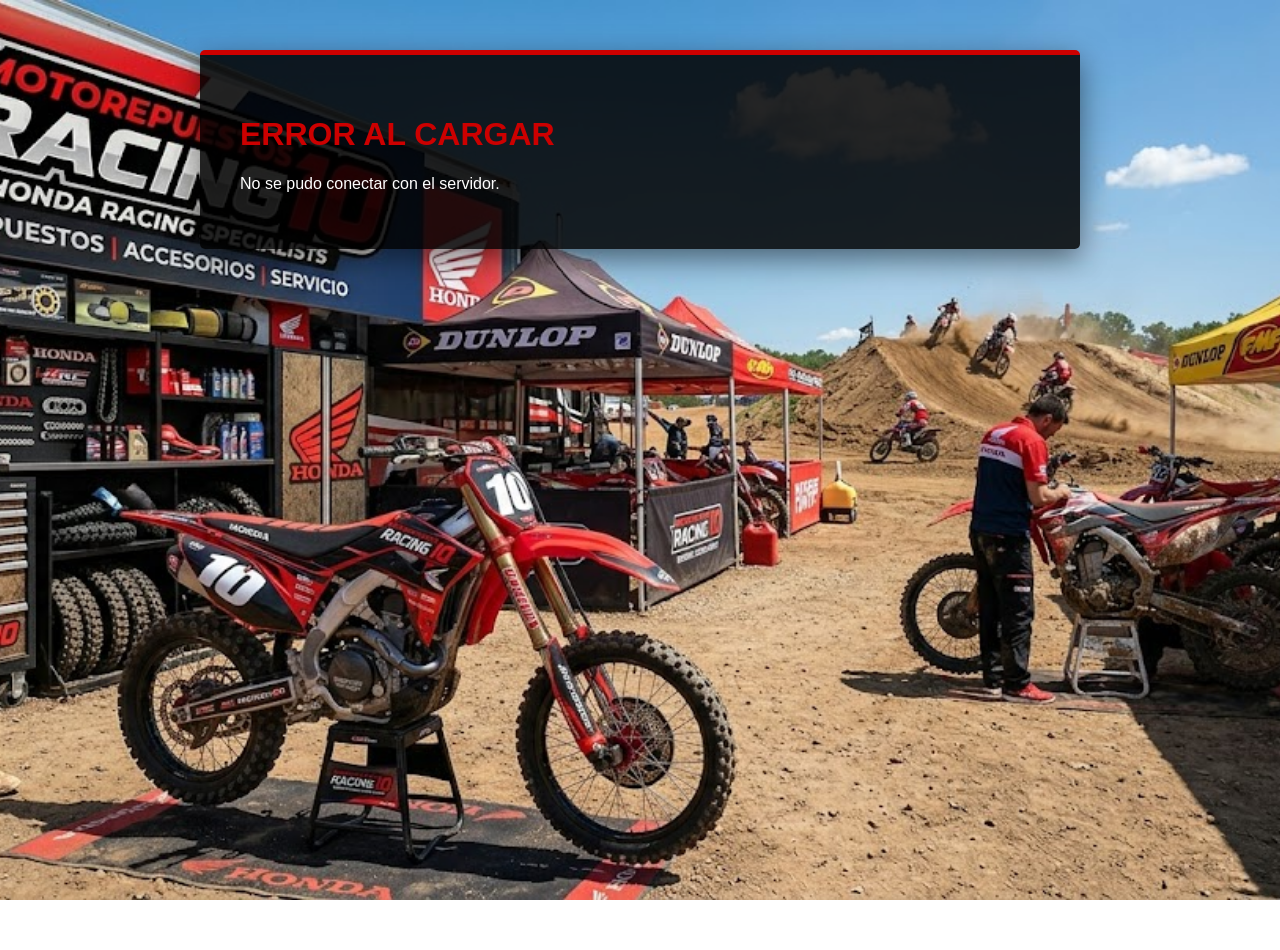
<file: pages/producto.html>
<!DOCTYPE html>
<html lang="es">
<head>
    <meta charset="UTF-8">
    <title>Detalle del Producto - MotoRepRacing10</title>
    <style>
        body, html {
            margin: 0; padding: 0; height: 100%;
            font-family: 'Helvetica Neue', Arial, sans-serif;
            background-image: url('../assets/img/fondo.png');
            background-size: cover; background-position: center;
            background-attachment: fixed; color: white;
        }

        .container {
            max-width: 800px; margin: 50px auto;
            background: rgba(0, 0, 0, 0.85);
            padding: 40px; border-top: 5px solid #CC0000;
            border-radius: 5px; box-shadow: 0 10px 30px rgba(0,0,0,0.5);
        }

        .logo { width: 300px; display: block; margin: 0 auto 20px;  }
        .producto-img { width: 100%; max-height: 400px; object-fit: cover; margin-bottom: 20px; border-radius: 5px; }
        h1 { color: #CC0000; text-transform: uppercase; }
        .precio { font-size: 24px; font-weight: bold; color: #fff; }
        .btn-volver { 
            display: inline-block; padding: 12px 25px; background: #CC0000; 
            color: white; text-decoration: none; border: none; cursor: pointer;
            margin-top: 20px; text-transform: uppercase; font-weight: bold;
        }
        .btn-volver:hover { background: #990000; }
    </style>
</head>
<body>

<div class="container" id="detalle-container">
    <img src="../assets/img/logo.png" class="logo" alt="Logo">
    <h1>Cargando detalles...</h1>
</div>

<script>
    const urlParams = new URLSearchParams(window.location.search);
    const id = urlParams.get('id');

    async function cargarDetalle() {
        try {
            const response = await fetch(`http://localhost:8000/api/productos/${id}`);
            const result = await response.json();
            const p = result.data;

            const container = document.getElementById('detalle-container');
            container.innerHTML = `
                <img src="../assets/img/logo.png" class="logo" alt="Logo">
                <h1>${p.nombre}</h1>
                ${p.imagenes && p.imagenes.length > 0 ? `<img src="http://localhost:8000/${p.imagenes[0].imagen}" class="producto-img">` : ''}
                <p><strong>Código:</strong> ${p.codigo}</p>
                <p><strong>Descripción:</strong> ${p.descripcion || 'Sin descripción'}</p>
                <div class="precio">Bs. ${parseFloat(p.precio_venta).toFixed(2)}</div>
                <a href="../index.html" class="btn-volver">Volver al catálogo</a>
            `;
        } catch (error) {
            document.getElementById('detalle-container').innerHTML = "<h1>Error al cargar</h1><p>No se pudo conectar con el servidor.</p>";
        }
    }
    cargarDetalle();
</script>
</body>
</html>
</file>
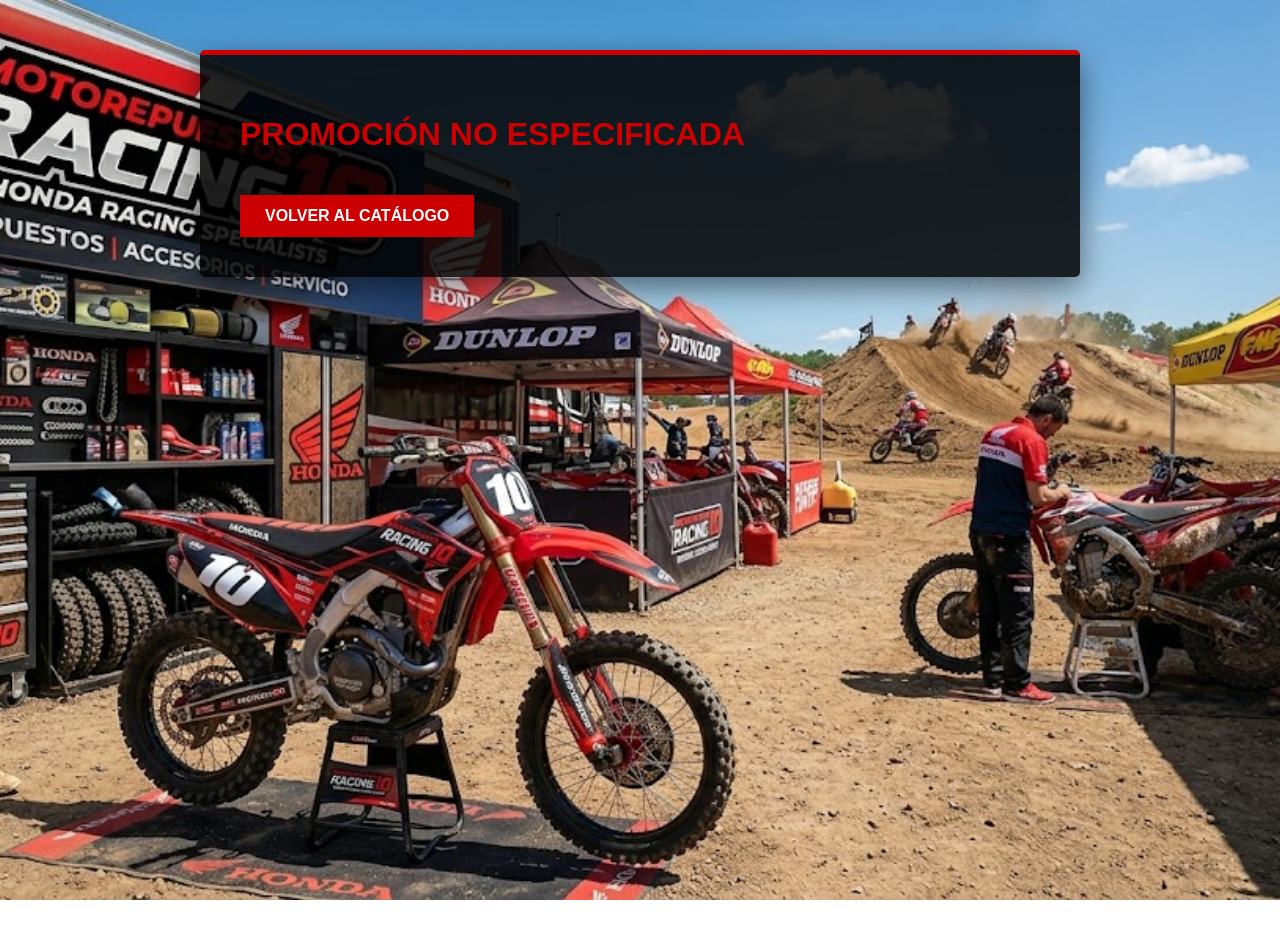
<file: pages/promocion.html>
<!DOCTYPE html>
<html lang="es">
<head>
    <meta charset="UTF-8">
    <title>Detalle de Promoción - MotoRepRacing10</title>
    <style>
        body, html {
            margin: 0; padding: 0; height: 100%;
            font-family: 'Helvetica Neue', Arial, sans-serif;
            background-image: url('../assets/img/fondo.png');
            background-size: cover; background-position: center;
            background-attachment: fixed; color: white;
        }

        .container {
            max-width: 800px; margin: 50px auto;
            background: rgba(0, 0, 0, 0.85);
            padding: 40px; border-top: 5px solid #CC0000;
            border-radius: 5px; box-shadow: 0 10px 30px rgba(0,0,0,0.5);
        }

        .logo { width: 300px; display: block; margin: 0 auto 20px; }
        .promo-img { width: 100%; max-height: 400px; object-fit: cover; margin-bottom: 20px; border-radius: 5px; }
        h1 { color: #CC0000; text-transform: uppercase; }
        .descuento { font-size: 28px; font-weight: bold; color: #fff; margin: 10px 0; }
        .estado-badge {
            display: inline-block; padding: 4px 12px; border-radius: 4px;
            font-size: 12px; font-weight: bold; text-transform: uppercase;
            background: #CC0000; margin-bottom: 10px;
        }
        .productos-incluidos { margin-top: 25px; }
        .productos-incluidos h2 { color: #fff; font-size: 18px; border-bottom: 1px solid #444; padding-bottom: 8px; }
        .producto-item {
            display: flex; align-items: center; gap: 15px;
            padding: 10px 0; border-bottom: 1px solid #333;
        }
        .producto-item img {
            width: 60px; height: 60px; object-fit: cover; border-radius: 4px; background:#1a1a1a;
        }
        .producto-item .nombre { font-weight: bold; }
        .producto-item .precio { color: #ff5555; font-size: 14px; }
        .btn-volver {
            display: inline-block; padding: 12px 25px; background: #CC0000;
            color: white; text-decoration: none; border: none; cursor: pointer;
            margin-top: 20px; text-transform: uppercase; font-weight: bold;
        }
        .btn-volver:hover { background: #990000; }
    </style>
</head>
<body>

<div class="container" id="detalle-container">
    <img src="../assets/img/logo.png" class="logo" alt="Logo">
    <h1>Cargando promoción...</h1>
</div>

<script>
    const API_URL = 'http://localhost:8000/api';

    const urlParams = new URLSearchParams(window.location.search);
    const id = urlParams.get('id');

    function estadoTexto(estado_id) {
        if (estado_id == 23) return 'ACTIVA';
        if (estado_id == 24) return 'PROGRAMADA';
        if (estado_id == 25) return 'VENCIDA';
        return 'PROMO';
    }

    async function cargarDetalle() {
        const container = document.getElementById('detalle-container');

        if (!id) {
            container.innerHTML = "<h1>Promoción no especificada</h1><a href='../index.html' class='btn-volver'>Volver al catálogo</a>";
            return;
        }

        try {
            const response = await fetch(`${API_URL}/promociones/${id}`);

            if (!response.ok) {
                container.innerHTML = `
                    <img src="../assets/img/logo.png" class="logo" alt="Logo">
                    <h1>Promoción no encontrada</h1>
                    <p>La promoción que buscas no existe o ya no está disponible.</p>
                    <a href="../index.html" class="btn-volver">Volver al catálogo</a>
                `;
                return;
            }

            const result = await response.json();
            const promo  = result.data ?? result;

            const titulo    = promo.titulo || 'Promoción';
            const desc      = promo.descripcion || '';
            const descuento = parseFloat(promo.valor_descuento || 0).toFixed(0);
            const estadoTxt = estadoTexto(promo.estado_id);

            let urlImg = '';
            if (promo.imagenes?.length)
                urlImg = `http://localhost:8000/${promo.imagenes[0].imagen}`;
            else if (promo.productos?.length && promo.productos[0].imagenes?.length)
                urlImg = `http://localhost:8000/${promo.productos[0].imagenes[0].imagen}`;

            const imgHtml = urlImg ? `<img src="${urlImg}" class="promo-img" alt="${titulo}">` : '';

            let productosHtml = '';
            if (promo.productos?.length) {
                productosHtml = `
                    <div class="productos-incluidos">
                        <h2>Productos incluidos</h2>
                        ${promo.productos.map(p => {
                            const pImg = p.imagenes?.length ? `http://localhost:8000/${p.imagenes[0].imagen}` : '';
                            return `
                            <a href="producto.html?id=${p.id}" style="text-decoration:none;color:inherit;">
                                <div class="producto-item">
                                    ${pImg ? `<img src="${pImg}" alt="${p.nombre}">` : '<div style="width:60px;height:60px;border-radius:4px;background:#1a1a1a;"></div>'}
                                    <div>
                                        <div class="nombre">${p.nombre}</div>
                                        <div class="precio">Bs. ${parseFloat(p.precio_venta ?? 0).toFixed(2)}</div>
                                    </div>
                                </div>
                            </a>`;
                        }).join('')}
                    </div>`;
            }

            container.innerHTML = `
                <img src="../assets/img/logo.png" class="logo" alt="Logo">
                <span class="estado-badge">${estadoTxt}</span>
                <h1>${titulo}</h1>
                ${imgHtml}
                <p>${desc}</p>
                <div class="descuento">-${descuento}% OFF</div>
                ${productosHtml}
                <a href="../index.html" class="btn-volver">Volver al catálogo</a>
            `;
        } catch (error) {
            console.error(error);
            container.innerHTML = "<h1>Error al cargar</h1><p>No se pudo conectar con el servidor.</p><a href='../index.html' class='btn-volver'>Volver al catálogo</a>";
        }
    }

    cargarDetalle();
</script>
</body>
</html>
</file>
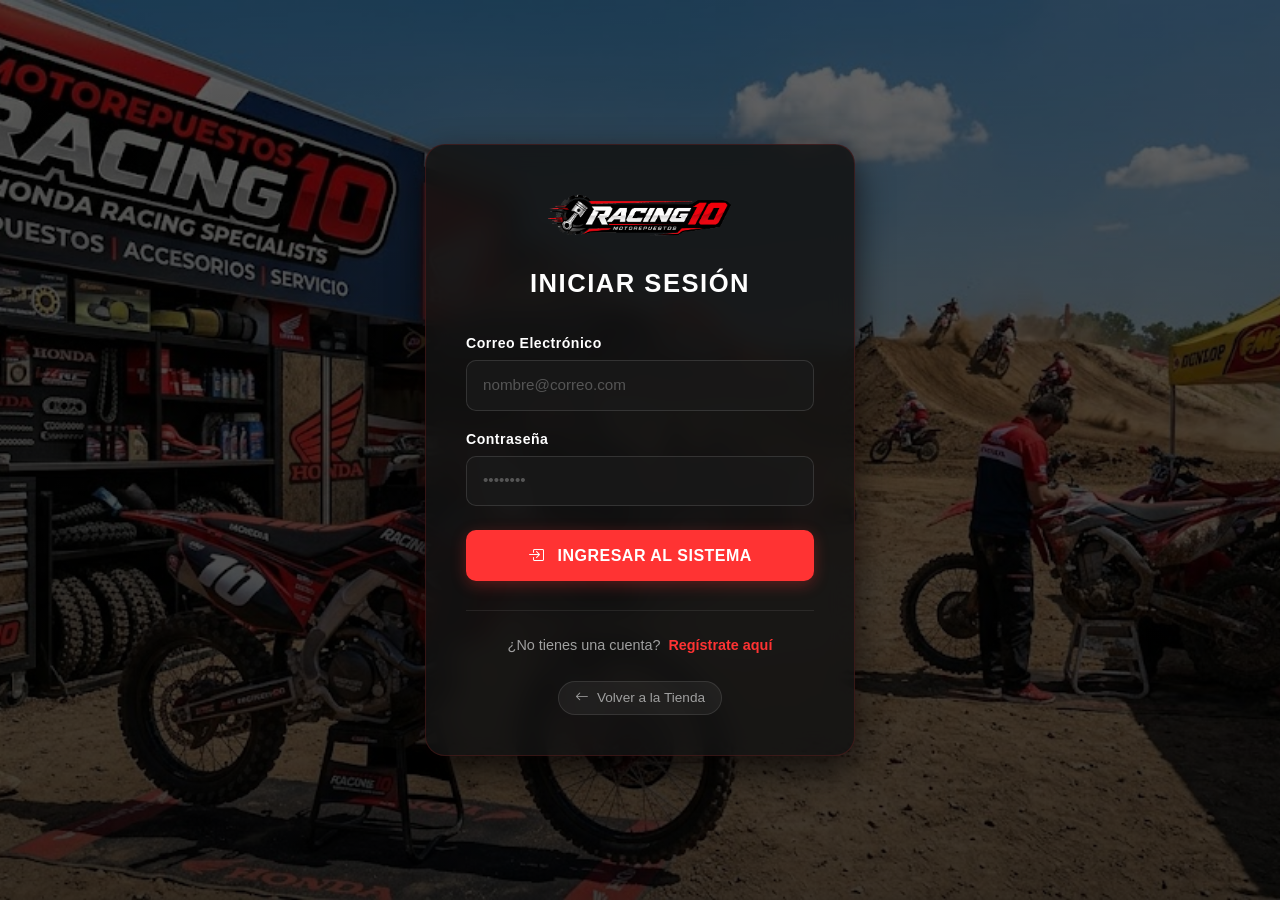
<file: pages/admin/dashboard.html>
<!DOCTYPE html>
<html lang="es">
<head>
    <meta charset="UTF-8">
    <meta name="viewport" content="width=device-width, initial-scale=1.0">
    <title>MotoRepRacing10 — Panel de Administración</title>
    <link href="https://cdn.jsdelivr.net/npm/bootstrap@5.3.0/dist/css/bootstrap.min.css" rel="stylesheet">
    <link href="https://cdn.jsdelivr.net/npm/bootstrap-icons@1.10.5/font/bootstrap-icons.css" rel="stylesheet">
    <link rel="stylesheet" href="../../assets/css/dashboard.css">
</head>
<body>
    <div id="overlay-menu"></div>

    <form id="wrapper-dashboard" onsubmit="return false;">

        <nav class="sidebar-admin">
            <header class="sidebar-header">
                <figure class="brand-logo">
                    <img src="../../assets/img/logo.png" alt="Logo MotoRepRacing10">
                </figure>
                <h2>Admin Panel</h2>
            </header>

            <ul class="sidebar-menu">
                <li>
                    <a href="dashboard.html" class="menu-link active">
                        <i class="bi bi-speedometer2"></i>
                        <span>Dashboard</span>
                    </a>
                </li>
                <li>
                    <a href="productos.html" class="menu-link">
                        <i class="bi bi-box-seam"></i>
                        <span>Repuestos</span>
                    </a>
                </li>
                <li>
                    <a href="pedidos.html" class="menu-link">
                        <i class="bi bi-receipt"></i>
                        <span>Pedidos</span>
                    </a>
                </li>
                <li>
                    <a href="usuarios.html" class="menu-link">
                        <i class="bi bi-people"></i>
                        <span>Usuarios</span>
                    </a>
                </li>
                <li>
                    <a href="../../index.html" class="menu-link" target="_blank">
                        <i class="bi bi-shop"></i>
                        <span>Ver Tienda</span>
                    </a>
                </li>
            </ul>

            <footer class="sidebar-footer">
                <button type="button" class="btn-logout" onclick="cerrarSesion()">
                    <i class="bi bi-box-arrow-left"></i>
                    <span>Cerrar Sesión</span>
                </button>
            </footer>
        </nav>

        <main class="main-content">
            
            <header class="topbar-admin">
                <button id="btn-menu" class="btn-menu-mobile">
                    <i class="bi bi-list"></i>
                </button>
                <section class="topbar-search">
                    <i class="bi bi-search"></i>
                    <input type="search" placeholder="Buscar repuestos, códigos, pedidos...">
                </section>
                
                <section class="topbar-profile">
                    <span id="admin-name" class="profile-name">Cargando Administrador...</span>
                    <figure class="profile-avatar">
                        <i class="bi bi-person-circle"></i>
                    </figure>
                </section>
            </header>

            <section class="dashboard-analytics">
                <header class="analytics-header">
                    <h1>Vista General</h1>
                    <p>Monitoreo en tiempo real de MotoRepRacing10</p>
                </header>

                <section class="kpi-grid">
                    <article class="kpi-card">
                        <i class="bi bi-box-seam icon-kpi repuestos"></i>
                        <hgroup>
                            <h3>Total Repuestos</h3>
                            <p id="kpi-productos">0</p>
                        </hgroup>
                    </article>

                    <article class="kpi-card">
                        <i class="bi bi-currency-dollar icon-kpi ventas"></i>
                        <hgroup>
                            <h3>Ventas Totales</h3>
                            <p id="kpi-ventas">Bs. 0.00</p>
                        </hgroup>
                    </article>

                    <article class="kpi-card">
                        <i class="bi bi-receipt icon-kpi pedidos"></i>
                        <hgroup>
                            <h3>Pedidos Activos</h3>
                            <p id="kpi-pedidos">0</p>
                        </hgroup>
                    </article>

                    <article class="kpi-card">
                        <i class="bi bi-people icon-kpi clientes"></i>
                        <hgroup>
                            <h3>Usuarios</h3>
                            <p id="kpi-usuarios">0</p>
                        </hgroup>
                    </article>
                </section>
            </section>

            <section class="dashboard-recent">
                <header class="recent-header">
                    <h2>Últimos Repuestos Agregados</h2>
                </header>

                <table class="table-semantic-admin">
                    <thead>
                        <tr>
                            <th scope="col">Imagen</th>
                            <th scope="col">Repuesto</th>
                            <th scope="col">Código</th>
                            <th scope="col">Precio</th>
                            <th scope="col">Stock</th>
                        </tr>
                    </thead>
                    <tbody id="tabla-productos-recientes">
                        <tr>
                            <td colspan="5" class="table-loading">Cargando repuestos desde los boxes...</td>
                        </tr>
                    </tbody>
                </table>
            </section>

        </main>
    </form>

    <script src="../../assets/js/api.js"></script>
    <script src="../../assets/js/auth.js"></script>
    <script>
verificarRol(1);

document.addEventListener('DOMContentLoaded', async () => {

    const tbody = document.getElementById('tabla-productos-recientes');

    try {

        const usuario = getUsuario();

        if (usuario) {
            document.getElementById('admin-name').textContent =
                usuario.name || usuario.nombre || 'Administrador';
        }

        const [
            respuestaProductos,
            respuestaUsuarios,
            respuestaPedidos
        ] = await Promise.all([
            getProductos(),
            getUsuarios(),
            getPedidos()
        ]);

        let productos = [];
        let usuarios = [];
        let pedidos = [];

        if (
            respuestaProductos?.status &&
            respuestaProductos?.data?.data
        ) {
            productos = respuestaProductos.data.data;
        }

        if (
            respuestaUsuarios?.status &&
            respuestaUsuarios?.data
        ) {
            usuarios = Array.isArray(respuestaUsuarios.data)
                ? respuestaUsuarios.data
                : respuestaUsuarios.data.data || [];
        }

        if (
            respuestaPedidos?.status &&
            respuestaPedidos?.data
        ) {
            pedidos = Array.isArray(respuestaPedidos.data)
                ? respuestaPedidos.data
                : respuestaPedidos.data.data || [];
        }

        document.getElementById('kpi-productos').textContent =
            productos.length;

        document.getElementById('kpi-usuarios').textContent =
            usuarios.length;

        document.getElementById('kpi-pedidos').textContent =
            pedidos.length;

        let totalVentas = 0;

        pedidos.forEach(pedido => {

            if (pedido.total) {
                totalVentas += Number(pedido.total);
            }
            else if (pedido.monto_total) {
                totalVentas += Number(pedido.monto_total);
            }
            else if (pedido.subtotal) {
                totalVentas += Number(pedido.subtotal);
            }

        });

        document.getElementById('kpi-ventas').textContent =
            'Bs. ' + totalVentas.toFixed(2);

        tbody.innerHTML = '';

        if (productos.length === 0) {

            tbody.innerHTML = `
                <tr>
                    <td colspan="5">
                        No existen productos registrados.
                    </td>
                </tr>
            `;

            return;
        }

        productos.slice(0, 5).forEach(prod => {

            const nombre =
                prod.nombre || 'Sin nombre';

            const codigo =
                prod.codigo || 'N/A';

            const precio =
                parseFloat(
                    prod.precio_venta || 0
                ).toFixed(2);

            const stock = prod.stock
                ? parseInt(prod.stock.cantidad_actual || 0)
                : 0;

            let imagen =
                '../../assets/img/logo.png';

            if (
                prod.imagenes &&
                prod.imagenes.length > 0
            ) {
                imagen =
                    'http://localhost:8000/' +
                    prod.imagenes[0].imagen;
            }

            const fila =
                document.createElement('tr');

            fila.innerHTML = `
                <td>
                    <img
                        src="${imagen}"
                        width="60"
                        height="60"
                        style="
                            object-fit:cover;
                            border-radius:8px;
                        "
                    >
                </td>

                <td>
                    <strong>${nombre}</strong>
                </td>

                <td>
                    <code>${codigo}</code>
                </td>

                <td>
                    Bs. ${precio}
                </td>

                <td>
                    <span class="badge ${
                        stock > 5
                            ? 'bg-success'
                            : 'bg-danger'
                    }">
                        ${stock}
                    </span>
                </td>
            `;

            tbody.appendChild(fila);

        });

    }
    catch(error) {

        console.error(error);

        tbody.innerHTML = `
            <tr>
                <td colspan="5">
                    Error cargando dashboard
                </td>
            </tr>
        `;
    }
});

</script>
<script>

document.addEventListener('DOMContentLoaded', () => {

    const btnMenu =
        document.getElementById('btn-menu');

    const sidebar =
        document.querySelector('.sidebar-admin');

    const overlay =
        document.getElementById('overlay-menu');

    if(btnMenu){

        btnMenu.addEventListener('click', () => {

            sidebar.classList.add('show');
            overlay.classList.add('show');

        });

    }

    if(overlay){

        overlay.addEventListener('click', () => {

            sidebar.classList.remove('show');
            overlay.classList.remove('show');

        });

    }

    window.addEventListener('resize', () => {

        if(window.innerWidth > 768){

            sidebar.classList.remove('show');
            overlay.classList.remove('show');

        }

    });

});

</script>
</body>
</html>
</file>
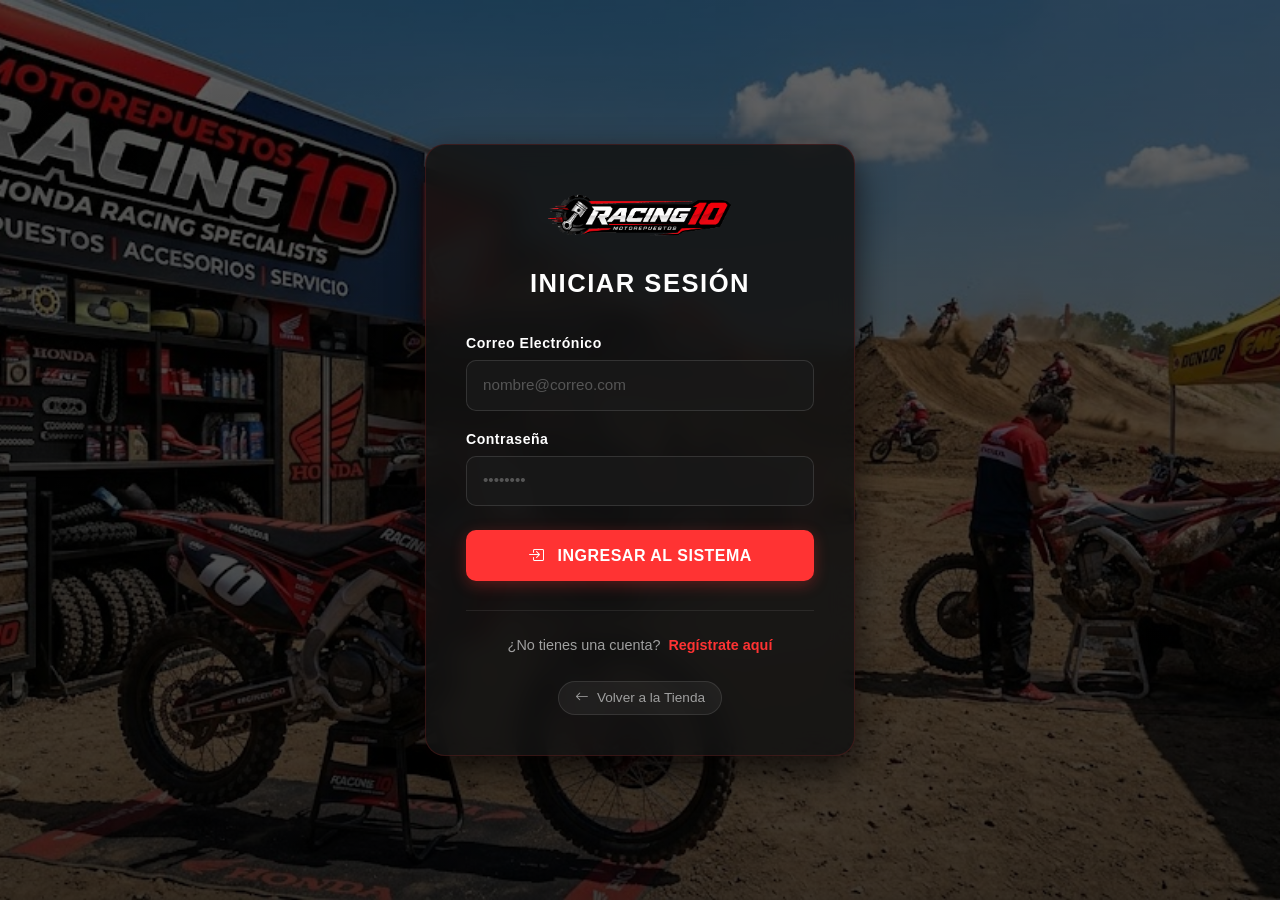
<file: pages/admin/pedidos.html>
<!DOCTYPE html>
<html lang="es">
<head>
    <meta charset="UTF-8">
    <meta name="viewport" content="width=device-width, initial-scale=1.0">
    <title>MotoRepRacing10 — Pedidos</title>
    <link href="https://cdn.jsdelivr.net/npm/bootstrap@5.3.0/dist/css/bootstrap.min.css" rel="stylesheet">
    <link href="https://cdn.jsdelivr.net/npm/bootstrap-icons@1.10.5/font/bootstrap-icons.css" rel="stylesheet">
    <link rel="stylesheet" href="../../assets/css/dashboard.css">
    <style>
        /* ── MODALES ── */
        .modal-overlay {
            position: fixed;
            inset: 0;
            background: rgba(0,0,0,.55);
            z-index: 10000;
            display: flex;
            align-items: center;
            justify-content: center;
            opacity: 0;
            visibility: hidden;
            transition: .25s ease;
        }
        .modal-overlay.show { opacity: 1; visibility: visible; }

        .modal-box {
            background: #fff;
            border-radius: 16px;
            width: 100%;
            max-width: 640px;
            max-height: 90vh;
            overflow-y: auto;
            box-shadow: 0 24px 60px rgba(0,0,0,.2);
            transform: translateY(20px);
            transition: .25s ease;
        }
        .modal-overlay.show .modal-box { transform: translateY(0); }

        .modal-head {
            display: flex;
            align-items: center;
            justify-content: space-between;
            padding: 1.25rem 1.5rem;
            border-bottom: 1px solid #e5e7eb;
            position: sticky;
            top: 0;
            background: #fff;
            z-index: 1;
        }
        .modal-head h2 { font-size: 1.05rem; font-weight: 700; color: #111827; margin: 0; }
        .modal-body { padding: 1.5rem; }
        .modal-foot {
            display: flex;
            gap: .75rem;
            justify-content: flex-end;
            padding: 1rem 1.5rem;
            border-top: 1px solid #e5e7eb;
            position: sticky;
            bottom: 0;
            background: #fff;
        }

        .btn-close-x {
            background: none;
            border: none;
            font-size: 1.3rem;
            cursor: pointer;
            color: #6b7280;
            line-height: 1;
            padding: 0;
            transition: color .2s;
        }
        .btn-close-x:hover { color: #111; }

        /* ── BOTONES ── */
        .btn-honda {
            background: #CC0000;
            color: #fff;
            border: none;
            padding: .65rem 1.3rem;
            border-radius: 8px;
            font-weight: 700;
            font-size: .875rem;
            cursor: pointer;
            display: inline-flex;
            align-items: center;
            gap: .45rem;
            transition: background .2s, transform .15s;
            font-family: inherit;
        }
        .btn-honda:hover { background: #990000; }
        .btn-honda:active { transform: scale(.97); }

        .btn-ghost {
            background: transparent;
            color: #6b7280;
            border: 1.5px solid #e5e7eb;
            padding: .65rem 1.3rem;
            border-radius: 8px;
            font-weight: 700;
            font-size: .875rem;
            cursor: pointer;
            font-family: inherit;
            transition: border-color .2s, color .2s;
        }
        .btn-ghost:hover { border-color: #9ca3af; color: #111; }

        .btn-icono {
            width: 34px;
            height: 34px;
            border-radius: 8px;
            border: none;
            display: inline-flex;
            align-items: center;
            justify-content: center;
            cursor: pointer;
            font-size: 1rem;
            transition: all .2s;
        }
        .btn-ver    { background: #dbeafe; color: #1d4ed8; }
        .btn-ver:hover    { background: #bfdbfe; }
        .btn-estado { background: #fef3c7; color: #92400e; }
        .btn-estado:hover { background: #fde68a; }

        /* ── TOOLBAR ── */
        .page-toolbar {
            display: flex;
            align-items: center;
            justify-content: space-between;
            gap: 1rem;
            flex-wrap: wrap;
            margin-bottom: 1.5rem;
        }
        .toolbar-info h1 { font-size: 1.5rem; font-weight: 800; color: #111827; margin: 0 0 .2rem; }
        .toolbar-info p  { font-size: .82rem; color: #6b7280; margin: 0; }

        /* ── STATS CARDS ── */
        .stats-grid {
            display: grid;
            grid-template-columns: repeat(auto-fit, minmax(160px, 1fr));
            gap: 1rem;
            margin-bottom: 1.5rem;
        }
        .stat-card {
            background: #fff;
            border-radius: 12px;
            padding: 1.1rem 1.25rem;
            box-shadow: 0 2px 10px rgba(0,0,0,.06);
            display: flex;
            align-items: center;
            gap: 1rem;
        }
        .stat-icon {
            width: 44px;
            height: 44px;
            border-radius: 10px;
            display: flex;
            align-items: center;
            justify-content: center;
            font-size: 1.3rem;
            flex-shrink: 0;
        }
        .stat-icon.pendiente  { background: #fef3c7; color: #d97706; }
        .stat-icon.proceso    { background: #dbeafe; color: #1d4ed8; }
        .stat-icon.entregado  { background: #dcfce7; color: #15803d; }
        .stat-icon.cancelado  { background: #fee2e2; color: #CC0000; }
        .stat-num  { font-size: 1.6rem; font-weight: 800; color: #111827; line-height: 1; }
        .stat-lbl  { font-size: .75rem; color: #6b7280; margin-top: .15rem; }

        /* ── FILTROS ── */
        .filtros-bar {
            display: flex;
            align-items: center;
            gap: .75rem;
            flex-wrap: wrap;
            margin-bottom: 1.25rem;
        }
        .search-wrap {
            display: flex;
            align-items: center;
            gap: .5rem;
            background: #f3f4f6;
            border: 1.5px solid transparent;
            padding: .6rem 1rem;
            border-radius: 8px;
            flex: 1;
            min-width: 200px;
            transition: border-color .2s;
        }
        .search-wrap:focus-within { border-color: #CC0000; background: #fff; }
        .search-wrap i { color: #CC0000; font-size: 1rem; flex-shrink: 0; }
        .search-wrap input {
            border: none;
            background: transparent;
            outline: none;
            font-size: .875rem;
            width: 100%;
            color: #111827;
            font-family: inherit;
        }
        select.filtro {
            padding: .6rem .9rem;
            border: 1.5px solid #e5e7eb;
            border-radius: 8px;
            font-size: .875rem;
            color: #111827;
            background: #fff;
            outline: none;
            cursor: pointer;
            font-family: inherit;
            transition: border-color .2s;
        }
        select.filtro:focus { border-color: #CC0000; }

        /* ── TABLA ── */
        .tabla-contenedor {
            background: #fff;
            border-radius: 14px;
            overflow: hidden;
            box-shadow: 0 4px 20px rgba(0,0,0,.07);
        }
        .tabla-pedidos { width: 100%; border-collapse: collapse; }
        .tabla-pedidos thead {
            background: #f9fafb;
            border-bottom: 2px solid #e5e7eb;
        }
        .tabla-pedidos th {
            padding: .9rem 1rem;
            text-align: left;
            font-size: .72rem;
            font-weight: 700;
            text-transform: uppercase;
            letter-spacing: .6px;
            color: #6b7280;
            white-space: nowrap;
        }
        .tabla-pedidos td {
            padding: .85rem 1rem;
            border-top: 1px solid #f3f4f6;
            font-size: .875rem;
            color: #111827;
            vertical-align: middle;
        }
        .tabla-pedidos tbody tr:hover { background: #fafafa; }

        /* ── BADGES ESTADO ── */
        .badge-estado {
            padding: .28rem .75rem;
            border-radius: 999px;
            font-size: .73rem;
            font-weight: 700;
            white-space: nowrap;
            display: inline-flex;
            align-items: center;
            gap: .35rem;
        }
        .estado-pendiente  { background: #fef3c7; color: #d97706; }
        .estado-proceso    { background: #dbeafe; color: #1d4ed8; }
        .estado-enviado    { background: #e0e7ff; color: #4338ca; }
        .estado-entregado  { background: #dcfce7; color: #15803d; }
        .estado-cancelado  { background: #fee2e2; color: #CC0000; }
        .estado-default    { background: #f3f4f6; color: #6b7280; }

        .acciones { display: flex; gap: .4rem; align-items: center; }

        /* ── PAGINACIÓN ── */
        .paginacion-bar {
            display: flex;
            align-items: center;
            justify-content: space-between;
            padding: 1rem 1.25rem;
            border-top: 1px solid #f3f4f6;
            flex-wrap: wrap;
            gap: .5rem;
        }
        .paginacion-info { font-size: .8rem; color: #6b7280; }
        .paginacion-controles { display: flex; gap: .4rem; }
        .pag-btn {
            width: 34px;
            height: 34px;
            border-radius: 8px;
            border: 1.5px solid #e5e7eb;
            background: #fff;
            color: #111827;
            font-size: .82rem;
            font-weight: 700;
            cursor: pointer;
            display: flex;
            align-items: center;
            justify-content: center;
            transition: all .2s;
            font-family: inherit;
        }
        .pag-btn:hover { border-color: #CC0000; color: #CC0000; }
        .pag-btn.activo { background: #CC0000; border-color: #CC0000; color: #fff; }
        .pag-btn:disabled { opacity: .4; cursor: default; }

        /* ── DETALLE PEDIDO ── */
        .detalle-header {
            display: grid;
            grid-template-columns: 1fr 1fr;
            gap: 1rem;
            margin-bottom: 1.5rem;
        }
        .detalle-card {
            background: #f9fafb;
            border-radius: 10px;
            padding: 1rem 1.1rem;
        }
        .detalle-card h4 {
            font-size: .72rem;
            font-weight: 700;
            text-transform: uppercase;
            letter-spacing: .5px;
            color: #6b7280;
            margin: 0 0 .6rem;
        }
        .detalle-card p {
            font-size: .875rem;
            color: #111827;
            margin: .25rem 0;
        }
        .detalle-card strong { font-weight: 700; }

        .items-pedido { margin-bottom: 1.25rem; }
        .items-pedido h4 {
            font-size: .72rem;
            font-weight: 700;
            text-transform: uppercase;
            letter-spacing: .5px;
            color: #6b7280;
            margin: 0 0 .75rem;
        }

        .item-row {
            display: flex;
            align-items: center;
            gap: .85rem;
            padding: .65rem 0;
            border-bottom: 1px solid #f3f4f6;
        }
        .item-row:last-child { border-bottom: none; }
        .item-img {
            width: 44px;
            height: 44px;
            border-radius: 8px;
            object-fit: cover;
            background: #f3f4f6;
            flex-shrink: 0;
        }
        .item-img-ph {
            width: 44px;
            height: 44px;
            border-radius: 8px;
            background: #f3f4f6;
            display: flex;
            align-items: center;
            justify-content: center;
            color: #CC0000;
            font-size: 1rem;
            flex-shrink: 0;
        }
        .item-info { flex: 1; }
        .item-nombre { font-weight: 700; font-size: .875rem; color: #111827; }
        .item-codigo { font-size: .75rem; color: #6b7280; }
        .item-precio { text-align: right; }
        .item-precio strong { display: block; font-weight: 700; color: #111827; }
        .item-precio small  { font-size: .75rem; color: #6b7280; }

        .detalle-total {
            display: flex;
            justify-content: flex-end;
            align-items: center;
            gap: 1rem;
            padding: .85rem 0 0;
            border-top: 2px solid #e5e7eb;
            margin-top: .5rem;
        }
        .detalle-total span { font-size: .875rem; color: #6b7280; }
        .detalle-total strong { font-size: 1.2rem; font-weight: 800; color: #111827; }

        /* ── CAMBIO ESTADO ── */
        .field-group { margin-bottom: 1rem; }
        .field-group label {
            display: block;
            font-size: .78rem;
            font-weight: 700;
            text-transform: uppercase;
            letter-spacing: .5px;
            color: #6b7280;
            margin-bottom: .35rem;
        }
        .field-group select {
            width: 100%;
            padding: .65rem .9rem;
            border: 1.5px solid #e5e7eb;
            border-radius: 8px;
            font-size: .875rem;
            color: #111827;
            outline: none;
            transition: border-color .2s, box-shadow .2s;
            background: #fff;
            font-family: inherit;
        }
        .field-group select:focus {
            border-color: #CC0000;
            box-shadow: 0 0 0 3px rgba(204,0,0,.1);
        }

        /* ── EMPTY STATE ── */
        .estado-vacio {
            text-align: center;
            padding: 3.5rem 1rem;
        }
        .estado-vacio i { font-size: 3rem; color: #d1d5db; display: block; margin-bottom: .75rem; }
        .estado-vacio p { color: #6b7280; font-size: .9rem; margin: 0; }

        /* ── TOAST ── */
        .toast-contenedor {
            position: fixed;
            bottom: 1.5rem;
            right: 1.5rem;
            z-index: 99999;
            display: flex;
            flex-direction: column;
            gap: .5rem;
        }
        .toast-msg {
            background: #111827;
            color: #fff;
            padding: .75rem 1.25rem;
            border-radius: 10px;
            font-size: .875rem;
            font-weight: 600;
            display: flex;
            align-items: center;
            gap: .6rem;
            box-shadow: 0 8px 24px rgba(0,0,0,.2);
            animation: subirToast .25s ease;
            min-width: 260px;
        }
        .toast-msg.toast-ok    { border-left: 4px solid #16a34a; }
        .toast-msg.toast-error { border-left: 4px solid #CC0000; }
        @keyframes subirToast {
            from { transform: translateY(16px); opacity: 0; }
            to   { transform: translateY(0);    opacity: 1; }
        }

        /* ── RESPONSIVE ── */
        @media (max-width: 768px) {
            .detalle-header { grid-template-columns: 1fr; }
            .tabla-contenedor { overflow-x: auto; }
            .tabla-pedidos { white-space: nowrap; }
            .stats-grid { grid-template-columns: 1fr 1fr; }
        }
    </style>
</head>
<body>

<div id="overlay-menu" aria-hidden="true"></div>
<output class="toast-contenedor" id="toast-contenedor" aria-live="polite"></output>

<!-- ══════════════════════════════════════════
     MODAL: DETALLE PEDIDO
══════════════════════════════════════════ -->
<div class="modal-overlay" id="modal-detalle" role="dialog" aria-modal="true" aria-labelledby="detalle-titulo">
    <article class="modal-box">
        <header class="modal-head">
            <h2 id="detalle-titulo">Detalle del pedido</h2>
            <button class="btn-close-x" onclick="cerrarDetalle()" aria-label="Cerrar">
                <i class="bi bi-x-lg" aria-hidden="true"></i>
            </button>
        </header>
        <section class="modal-body" id="detalle-contenido">
            <!-- Se rellena dinámicamente -->
        </section>
        <footer class="modal-foot">
            <button class="btn-ghost" type="button" onclick="cerrarDetalle()">Cerrar</button>
            <button class="btn-honda" type="button" id="btn-cambiar-estado-detalle">
                <i class="bi bi-arrow-repeat" aria-hidden="true"></i>
                Cambiar estado
            </button>
        </footer>
    </article>
</div>

<!-- ══════════════════════════════════════════
     MODAL: CAMBIAR ESTADO
══════════════════════════════════════════ -->
<div class="modal-overlay" id="modal-estado" role="dialog" aria-modal="true" aria-labelledby="estado-titulo">
    <article class="modal-box" style="max-width:400px">
        <header class="modal-head">
            <h2 id="estado-titulo">Cambiar estado del pedido</h2>
            <button class="btn-close-x" onclick="cerrarModalEstado()" aria-label="Cerrar">
                <i class="bi bi-x-lg" aria-hidden="true"></i>
            </button>
        </header>
        <section class="modal-body">
            <p style="font-size:.875rem;color:#6b7280;margin-bottom:1.25rem">
                Pedido <strong id="estado-pedido-num" style="color:#111827"></strong>
            </p>
            <div class="field-group">
                <label for="select-estado">Nuevo estado</label>
                <select id="select-estado">
                    <!-- Se llena dinámicamente -->
                </select>
            </div>
        </section>
        <footer class="modal-foot">
            <button class="btn-ghost" type="button" onclick="cerrarModalEstado()">Cancelar</button>
            <button class="btn-honda" type="button" onclick="guardarEstado()">
                <i class="bi bi-check-lg" aria-hidden="true"></i>
                Guardar cambio
            </button>
        </footer>
    </article>
</div>

<!-- ══════════════════════════════════════════
     LAYOUT PRINCIPAL
══════════════════════════════════════════ -->
<div id="wrapper-dashboard">

    <!-- SIDEBAR -->
    <nav class="sidebar-admin" aria-label="Menú de administración">
        <header class="sidebar-header">
            <figure class="brand-logo">
                <img src="../../assets/img/logo.png" alt="Logo MotoRepRacing10">
            </figure>
            <h2>Admin Panel</h2>
        </header>
        <ul class="sidebar-menu">
            <li>
                <a href="dashboard.html" class="menu-link">
                    <i class="bi bi-speedometer2" aria-hidden="true"></i>
                    <span>Dashboard</span>
                </a>
            </li>
            <li>
                <a href="productos.html" class="menu-link">
                    <i class="bi bi-box-seam" aria-hidden="true"></i>
                    <span>Repuestos</span>
                </a>
            </li>
            <li>
                <a href="pedidos.html" class="menu-link active" aria-current="page">
                    <i class="bi bi-receipt" aria-hidden="true"></i>
                    <span>Pedidos</span>
                </a>
            </li>
            <li>
                <a href="usuarios.html" class="menu-link">
                    <i class="bi bi-people" aria-hidden="true"></i>
                    <span>Usuarios</span>
                </a>
            </li>
        </ul>
        <footer class="sidebar-footer">
            <button type="button" class="btn-logout" onclick="cerrarSesion()">
                <i class="bi bi-box-arrow-left" aria-hidden="true"></i>
                <span>Cerrar Sesión</span>
            </button>
        </footer>
    </nav>

    <!-- MAIN -->
    <main class="main-content">

        <header class="topbar-admin">
            <button id="btn-menu" class="btn-menu-mobile" aria-label="Abrir menú" aria-expanded="false">
                <i class="bi bi-list" aria-hidden="true"></i>
            </button>
            <search class="topbar-search">
                <i class="bi bi-search" aria-hidden="true"></i>
                <input type="search" placeholder="Buscar repuestos, códigos, pedidos..." aria-label="Búsqueda global">
            </search>
            <section class="topbar-profile" aria-label="Perfil">
                <span id="admin-name" class="profile-name">Cargando...</span>
                <figure class="profile-avatar" aria-hidden="true">
                    <i class="bi bi-person-circle"></i>
                </figure>
            </section>
        </header>

        <section class="dashboard-analytics" aria-label="Gestión de pedidos">

            <!-- Toolbar -->
            <header class="page-toolbar">
                <div class="toolbar-info">
                    <h1>Pedidos</h1>
                    <p>Gestión y seguimiento de todos los pedidos</p>
                </div>
            </header>

            <!-- Stats -->
            <div class="stats-grid" id="stats-grid">
                <div class="stat-card">
                    <span class="stat-icon pendiente"><i class="bi bi-clock" aria-hidden="true"></i></span>
                    <div>
                        <div class="stat-num" id="stat-pendiente">—</div>
                        <div class="stat-lbl">Pendientes</div>
                    </div>
                </div>
                <div class="stat-card">
                    <span class="stat-icon proceso"><i class="bi bi-arrow-repeat" aria-hidden="true"></i></span>
                    <div>
                        <div class="stat-num" id="stat-proceso">—</div>
                        <div class="stat-lbl">En proceso</div>
                    </div>
                </div>
                <div class="stat-card">
                    <span class="stat-icon entregado"><i class="bi bi-check-circle" aria-hidden="true"></i></span>
                    <div>
                        <div class="stat-num" id="stat-entregado">—</div>
                        <div class="stat-lbl">Entregados</div>
                    </div>
                </div>
                <div class="stat-card">
                    <span class="stat-icon cancelado"><i class="bi bi-x-circle" aria-hidden="true"></i></span>
                    <div>
                        <div class="stat-num" id="stat-cancelado">—</div>
                        <div class="stat-lbl">Cancelados</div>
                    </div>
                </div>
            </div>

            <!-- Filtros -->
            <search class="filtros-bar" aria-label="Filtros de pedidos">
                <label class="visually-hidden" for="filtro-busqueda">Buscar pedido</label>
                <div class="search-wrap">
                    <i class="bi bi-search" aria-hidden="true"></i>
                    <input type="search" id="filtro-busqueda" placeholder="Buscar por N° pedido o cliente..." oninput="filtrarTabla()">
                </div>
                <label class="visually-hidden" for="filtro-estado">Filtrar por estado</label>
                <select class="filtro" id="filtro-estado" onchange="filtrarTabla()">
                    <option value="">Todos los estados</option>
                    <!-- Se llena dinámicamente -->
                </select>
                <label class="visually-hidden" for="filtro-fecha">Filtrar por fecha</label>
                <input type="date" class="filtro" id="filtro-fecha" onchange="filtrarTabla()" title="Filtrar por fecha">
            </search>

            <!-- Tabla -->
            <section class="tabla-contenedor" aria-label="Lista de pedidos">
                <table class="tabla-pedidos">
                    <thead>
                        <tr>
                            <th scope="col">N° Pedido</th>
                            <th scope="col">Cliente</th>
                            <th scope="col">Fecha</th>
                            <th scope="col">Productos</th>
                            <th scope="col">Total</th>
                            <th scope="col">Estado</th>
                            <th scope="col">Acciones</th>
                        </tr>
                    </thead>
                    <tbody id="tbody-pedidos">
                        <tr>
                            <td colspan="7">
                                <div class="estado-vacio">
                                    <i class="bi bi-arrow-repeat" aria-hidden="true"></i>
                                    <p>Cargando pedidos...</p>
                                </div>
                            </td>
                        </tr>
                    </tbody>
                </table>

                <footer class="paginacion-bar">
                    <p class="paginacion-info" id="pag-info" aria-live="polite">— pedidos</p>
                    <nav class="paginacion-controles" id="pag-controles" aria-label="Páginas"></nav>
                </footer>
            </section>

        </section>
    </main>
</div>

<script src="../../assets/js/api.js"></script>
<script src="../../assets/js/auth.js"></script>
<script>
/* ============================================================
   ESTADO
============================================================ */
let todosLosPedidos  = [];
let pedidosFiltrados = [];
let paginaActual = 1;
const POR_PAGINA = 10;
let pedidoActual = null; // pedido abierto en el modal

// Mapa de estados — ajusta los IDs según tu BD

const ESTADOS = {
    9:  { label: 'Pendiente',   clase: 'estado-pendiente', icono: 'bi-clock'        },
    10: { label: 'Confirmado',  clase: 'estado-proceso',   icono: 'bi-check2'       },
    11: { label: 'En proceso',  clase: 'estado-proceso',   icono: 'bi-arrow-repeat' },
    12: { label: 'Enviado',     clase: 'estado-enviado',   icono: 'bi-truck'        },
    13: { label: 'Entregado',   clase: 'estado-entregado', icono: 'bi-check-circle' },
    14: { label: 'Cancelado',   clase: 'estado-cancelado', icono: 'bi-x-circle'     },
};
/* ============================================================
   INIT
============================================================ */
verificarRol(1);

document.addEventListener('DOMContentLoaded', async () => {

    const usuario = getUsuario();
    if (usuario) {
        document.getElementById('admin-name').textContent =
            usuario.name || usuario.nombre || 'Administrador';
    }

    // Menú móvil
    const btnMenu = document.getElementById('btn-menu');
    const sidebar = document.querySelector('.sidebar-admin');
    const overlay = document.getElementById('overlay-menu');

    btnMenu?.addEventListener('click', () => {
        const abierto = sidebar.classList.toggle('show');
        overlay.classList.toggle('show', abierto);
        btnMenu.setAttribute('aria-expanded', abierto);
    });
    overlay?.addEventListener('click', () => {
        sidebar.classList.remove('show');
        overlay.classList.remove('show');
        btnMenu.setAttribute('aria-expanded', false);
    });
    window.addEventListener('resize', () => {
        if (window.innerWidth > 768) {
            sidebar.classList.remove('show');
            overlay.classList.remove('show');
        }
    });

    llenarFiltroEstados();
    await cargarPedidos();
});

/* ============================================================
   LLENAR FILTRO DE ESTADOS
============================================================ */
function llenarFiltroEstados() {
    const sel = document.getElementById('filtro-estado');
    Object.entries(ESTADOS).forEach(([id, est]) => {
        sel.appendChild(new Option(est.label, id));
    });
}

/* ============================================================
   CARGAR PEDIDOS
============================================================ */
async function cargarPedidos() {
    const tbody = document.getElementById('tbody-pedidos');
    try {
        const resp = await getPedidos();

        if (resp?.status && resp?.data?.data)             todosLosPedidos = resp.data.data;
        else if (resp?.status && Array.isArray(resp?.data)) todosLosPedidos = resp.data;
        else if (Array.isArray(resp))                       todosLosPedidos = resp;
        else todosLosPedidos = [];

        pedidosFiltrados = [...todosLosPedidos];
        paginaActual = 1;
        actualizarStats();
        renderizarTabla();

    } catch (err) {
        console.error(err);
        tbody.innerHTML = `
            <tr><td colspan="7">
                <div class="estado-vacio">
                    <i class="bi bi-exclamation-triangle" style="color:#CC0000" aria-hidden="true"></i>
                    <p>Error al cargar los pedidos.</p>
                </div>
            </td></tr>`;
    }
}

/* ============================================================
   STATS
============================================================ */
function actualizarStats() {
    const conteo = { pendiente: 0, proceso: 0, entregado: 0, cancelado: 0 };

    todosLosPedidos.forEach(p => {
        const eid = p.estado_id;    
            if (eid === 9)             conteo.pendiente++;
        else if (eid === 10 || eid === 11 || eid === 12) conteo.proceso++;
        else if (eid === 13)       conteo.entregado++;
        else if (eid === 14)       conteo.cancelado++;
    });

    document.getElementById('stat-pendiente').textContent  = conteo.pendiente;
    document.getElementById('stat-proceso').textContent    = conteo.proceso;
    document.getElementById('stat-entregado').textContent  = conteo.entregado;
    document.getElementById('stat-cancelado').textContent  = conteo.cancelado;
}

/* ============================================================
   RENDERIZAR TABLA
============================================================ */
function renderizarTabla() {
    const tbody  = document.getElementById('tbody-pedidos');
    const total  = pedidosFiltrados.length;
    const inicio = (paginaActual - 1) * POR_PAGINA;
    const fin    = Math.min(inicio + POR_PAGINA, total);
    const pagina = pedidosFiltrados.slice(inicio, fin);

    if (pagina.length === 0) {
        tbody.innerHTML = `
            <tr><td colspan="7">
                <div class="estado-vacio">
                    <i class="bi bi-receipt" aria-hidden="true"></i>
                    <p>No se encontraron pedidos.</p>
                </div>
            </td></tr>`;
        document.getElementById('pag-info').textContent = '0 pedidos';
        document.getElementById('pag-controles').innerHTML = '';
        return;
    }

    tbody.innerHTML = pagina.map(ped => {
        const num      = ped.id ? `#${String(ped.id).padStart(4,'0')}` : '—';
        const cliente  = ped.usuario?.name ?? ped.usuario?.nombre ?? ped.user?.name ?? 'Sin nombre';
        const fecha = ped.fecha_pedido ? new Date(ped.fecha_pedido).toLocaleDateString('es-BO') : '—';        const items    = ped.detalles?.length ?? ped.items?.length ?? 0;
        const total    = parseFloat(ped.total ?? ped.monto_total ?? 0).toFixed(2);
        const estadoId = ped.estado_id ?? 0;  
        const est      = ESTADOS[estadoId] ?? { label: ped.estado?.nombre ?? 'Desconocido', clase: 'estado-default', icono: 'bi-question-circle' };

        return `
        <tr>
            <td><strong style="color:#CC0000">${num}</strong></td>
            <td>
                <strong>${cliente}</strong>
                ${ped.usuario?.email ? `<small style="display:block;font-size:.75rem;color:#6b7280">${ped.usuario.email}</small>` : ''}
            </td>
            <td>${fecha}</td>
            <td><span style="font-weight:600">${items}</span> <span style="color:#6b7280;font-size:.8rem">producto${items !== 1 ? 's' : ''}</span></td>
            <td><strong>Bs. ${total}</strong></td>
            <td>
                <span class="badge-estado ${est.clase}">
                    <i class="bi ${est.icono}" aria-hidden="true"></i>
                    ${est.label}
                </span>
            </td>
            <td>
                <span class="acciones">
                    <button class="btn-icono btn-ver" title="Ver detalle" onclick="verDetalle(${ped.id})">
                        <i class="bi bi-eye" aria-hidden="true"></i>
                    </button>
                    <button class="btn-icono btn-estado" title="Cambiar estado" onclick="abrirModalEstado(${ped.id})">
                        <i class="bi bi-arrow-repeat" aria-hidden="true"></i>
                    </button>
                </span>
            </td>
        </tr>`;
    }).join('');

    document.getElementById('pag-info').textContent =
        `${inicio + 1}–${fin} de ${total} pedido${total !== 1 ? 's' : ''}`;

    renderizarPaginacion(total);
}

/* ============================================================
   PAGINACIÓN
============================================================ */
function renderizarPaginacion(total) {
    const totalPags = Math.ceil(total / POR_PAGINA);
    const nav = document.getElementById('pag-controles');
    if (totalPags <= 1) { nav.innerHTML = ''; return; }

    let html = `<button class="pag-btn" onclick="irPagina(${paginaActual - 1})" ${paginaActual === 1 ? 'disabled' : ''} aria-label="Anterior">
        <i class="bi bi-chevron-left" aria-hidden="true"></i></button>`;

    for (let i = 1; i <= totalPags; i++) {
        if (totalPags > 7 && i > 2 && i < totalPags - 1 && Math.abs(i - paginaActual) > 1) {
            if (i === 3 || i === totalPags - 2) html += `<span style="padding:0 .3rem;line-height:34px;color:#9ca3af">…</span>`;
            continue;
        }
        html += `<button class="pag-btn ${i === paginaActual ? 'activo' : ''}" onclick="irPagina(${i})" aria-label="Página ${i}" ${i === paginaActual ? 'aria-current="page"' : ''}>${i}</button>`;
    }

    html += `<button class="pag-btn" onclick="irPagina(${paginaActual + 1})" ${paginaActual === totalPags ? 'disabled' : ''} aria-label="Siguiente">
        <i class="bi bi-chevron-right" aria-hidden="true"></i></button>`;

    nav.innerHTML = html;
}

function irPagina(n) {
    const total = Math.ceil(pedidosFiltrados.length / POR_PAGINA);
    if (n < 1 || n > total) return;
    paginaActual = n;
    renderizarTabla();
    document.querySelector('.tabla-contenedor').scrollIntoView({ behavior: 'smooth', block: 'start' });
}

/* ============================================================
   FILTROS
============================================================ */
function filtrarTabla() {
    const busqueda   = document.getElementById('filtro-busqueda').value.toLowerCase().trim();
    const estadoFil  = document.getElementById('filtro-estado').value;
    const fechaFil   = document.getElementById('filtro-fecha').value;

    pedidosFiltrados = todosLosPedidos.filter(ped => {
        const num      = String(ped.id ?? '');
        const cliente  = (ped.usuario?.name ?? ped.usuario?.nombre ?? ped.user?.name ?? '').toLowerCase();
        const estadoId = String(ped.estado_id ?? '');       
        const fecha = ped.fecha_pedido ? ped.fecha_pedido.substring(0, 10) : '';
        const matchBusqueda = !busqueda  || num.includes(busqueda) || cliente.includes(busqueda);
        const matchEstado   = !estadoFil || estadoId === estadoFil;
        const matchFecha    = !fechaFil  || fecha === fechaFil;

        return matchBusqueda && matchEstado && matchFecha;
    });

    paginaActual = 1;
    renderizarTabla();
}

/* ============================================================
   VER DETALLE
============================================================ */
async function verDetalle(id) {
    const contenido = document.getElementById('detalle-contenido');
    contenido.innerHTML = `
        <div style="text-align:center;padding:2rem">
            <i class="bi bi-arrow-repeat" style="font-size:2rem;color:#CC0000;animation:spin 1s linear infinite" aria-hidden="true"></i>
            <p style="color:#6b7280;margin-top:.5rem">Cargando detalle...</p>
        </div>`;

    document.getElementById('modal-detalle').classList.add('show');

    try {
        const resp = await getPedido(id);
        const ped  = resp?.data ?? resp;

        if (!ped || !ped.id) {
            contenido.innerHTML = `<p style="color:#CC0000;text-align:center">No se pudo cargar el pedido.</p>`;
            return;
        }

        pedidoActual = ped;

        const estadoId = ped.estado?.id ?? ped.estado_id ?? 0;
        const est      = ESTADOS[estadoId] ?? { label: ped.estado?.nombre ?? '—', clase: 'estado-default', icono: 'bi-question-circle' };
        const cliente  = ped.usuario?.name ?? ped.usuario?.nombre ?? ped.user?.name ?? 'Sin nombre';
        const fecha = ped.fecha_pedido ? new Date(ped.fecha_pedido).toLocaleString('es-BO') : '—';        const total    = parseFloat(ped.total ?? ped.monto_total ?? 0).toFixed(2);
        const detalles = ped.detalles ?? ped.items ?? [];

        // Construir items
        const itemsHtml = detalles.length > 0
            ? detalles.map(item => {
                const prod    = item.producto ?? {};
                const nombre  = prod.nombre  ?? item.nombre  ?? 'Producto';
                const codigo  = prod.codigo  ?? item.codigo  ?? '';
                const cant    = item.cantidad ?? 1;
                const precio  = parseFloat(item.precio_unitario ?? item.precio ?? prod.precio_venta ?? 0).toFixed(2);
                const subtotal = parseFloat(item.subtotal ?? (cant * precio)).toFixed(2);
                const imgPath  = prod.imagenes?.[0]?.imagen;
                const imgHtml  = imgPath
                    ? `<img src="http://localhost:8000/${imgPath}" class="item-img" alt="${nombre}" onerror="this.style.display='none'">`
                    : `<span class="item-img-ph"><i class="bi bi-box-seam"></i></span>`;

                return `
                <div class="item-row">
                    ${imgHtml}
                    <div class="item-info">
                        <div class="item-nombre">${nombre}</div>
                        ${codigo ? `<div class="item-codigo">${codigo}</div>` : ''}
                    </div>
                    <div class="item-precio">
                        <strong>Bs. ${subtotal}</strong>
                        <small>${cant} × Bs. ${precio}</small>
                    </div>
                </div>`;
            }).join('')
            : `<p style="color:#6b7280;font-size:.875rem;text-align:center;padding:1rem 0">Sin productos registrados.</p>`;

        contenido.innerHTML = `
            <div class="detalle-header">
                <div class="detalle-card">
                    <h4>Información del pedido</h4>
                    <p><strong>N° Pedido:</strong> #${String(ped.id).padStart(4,'0')}</p>
                    <p><strong>Fecha:</strong> ${fecha}</p>
                    <p><strong>Estado:</strong>
                        <span class="badge-estado ${est.clase}" style="margin-left:.4rem">
                            <i class="bi ${est.icono}" aria-hidden="true"></i> ${est.label}
                        </span>
                    </p>
                </div>
                <div class="detalle-card">
                    <h4>Cliente</h4>
                    <p><strong>${cliente}</strong></p>
                    ${ped.usuario?.email ? `<p>${ped.usuario.email}</p>` : ''}
                    ${ped.usuario?.telefono ? `<p><i class="bi bi-telephone" aria-hidden="true"></i> ${ped.usuario.telefono}</p>` : ''}
                </div>
            </div>

            <div class="items-pedido">
                <h4>Productos del pedido</h4>
                ${itemsHtml}
                <div class="detalle-total">
                    <span>Total del pedido</span>
                    <strong>Bs. ${total}</strong>
                </div>
            </div>`;

        // Botón cambiar estado desde el detalle
        document.getElementById('btn-cambiar-estado-detalle').onclick = () => {
            cerrarDetalle();
            abrirModalEstado(ped.id);
        };

    } catch (err) {
        console.error(err);
        contenido.innerHTML = `<p style="color:#CC0000;text-align:center">Error de conexión.</p>`;
    }
}

function cerrarDetalle() {
    document.getElementById('modal-detalle').classList.remove('show');
    pedidoActual = null;
}

/* ============================================================
   CAMBIAR ESTADO
============================================================ */
let idPedidoEstado = null;

function abrirModalEstado(id) {
    idPedidoEstado = id;
    const ped = todosLosPedidos.find(p => p.id === id);

    document.getElementById('estado-pedido-num').textContent =
        `#${String(id).padStart(4,'0')}`;

    const sel = document.getElementById('select-estado');
    sel.innerHTML = '';
    Object.entries(ESTADOS).forEach(([eid, est]) => {
        const opt = new Option(est.label, eid);
        if (String(ped?.estado?.id ?? ped?.estado_id) === eid) opt.selected = true;
        sel.appendChild(opt);
    });

    document.getElementById('modal-estado').classList.add('show');
}

function cerrarModalEstado() {
    document.getElementById('modal-estado').classList.remove('show');
    idPedidoEstado = null;
}

async function guardarEstado() {
    const nuevoEstado = document.getElementById('select-estado').value;
    if (!idPedidoEstado || !nuevoEstado) return;

    try {
        const resp = await actualizarEstadoPedido(idPedidoEstado, parseInt(nuevoEstado));

        if (resp?.status || resp?.data) {
            mostrarToast('Estado actualizado correctamente.', 'ok');
            cerrarModalEstado();
            await cargarPedidos();
        } else {
            mostrarToast(resp?.message ?? 'Error al actualizar el estado.', 'error');
        }
    } catch (err) {
        console.error(err);
        mostrarToast('Error de conexión.', 'error');
    }
}

/* ============================================================
   TOAST
============================================================ */
function mostrarToast(mensaje, tipo = 'ok') {
    const cont  = document.getElementById('toast-contenedor');
    const icon  = tipo === 'ok' ? 'bi-check-circle-fill' : 'bi-exclamation-circle-fill';
    const color = tipo === 'ok' ? '#16a34a' : '#CC0000';
    const el = document.createElement('p');
    el.className = `toast-msg toast-${tipo}`;
    el.innerHTML = `<i class="bi ${icon}" style="color:${color};font-size:1.1rem" aria-hidden="true"></i> ${mensaje}`;
    cont.appendChild(el);
    setTimeout(() => el.remove(), 3500);
}

/* ============================================================
   ESC
============================================================ */
document.addEventListener('keydown', e => {
    if (e.key === 'Escape') { cerrarDetalle(); cerrarModalEstado(); }
});
</script>

<style>
@keyframes spin {
    from { transform: rotate(0deg); }
    to   { transform: rotate(360deg); }
}
</style>

</body>
</html>
</file>
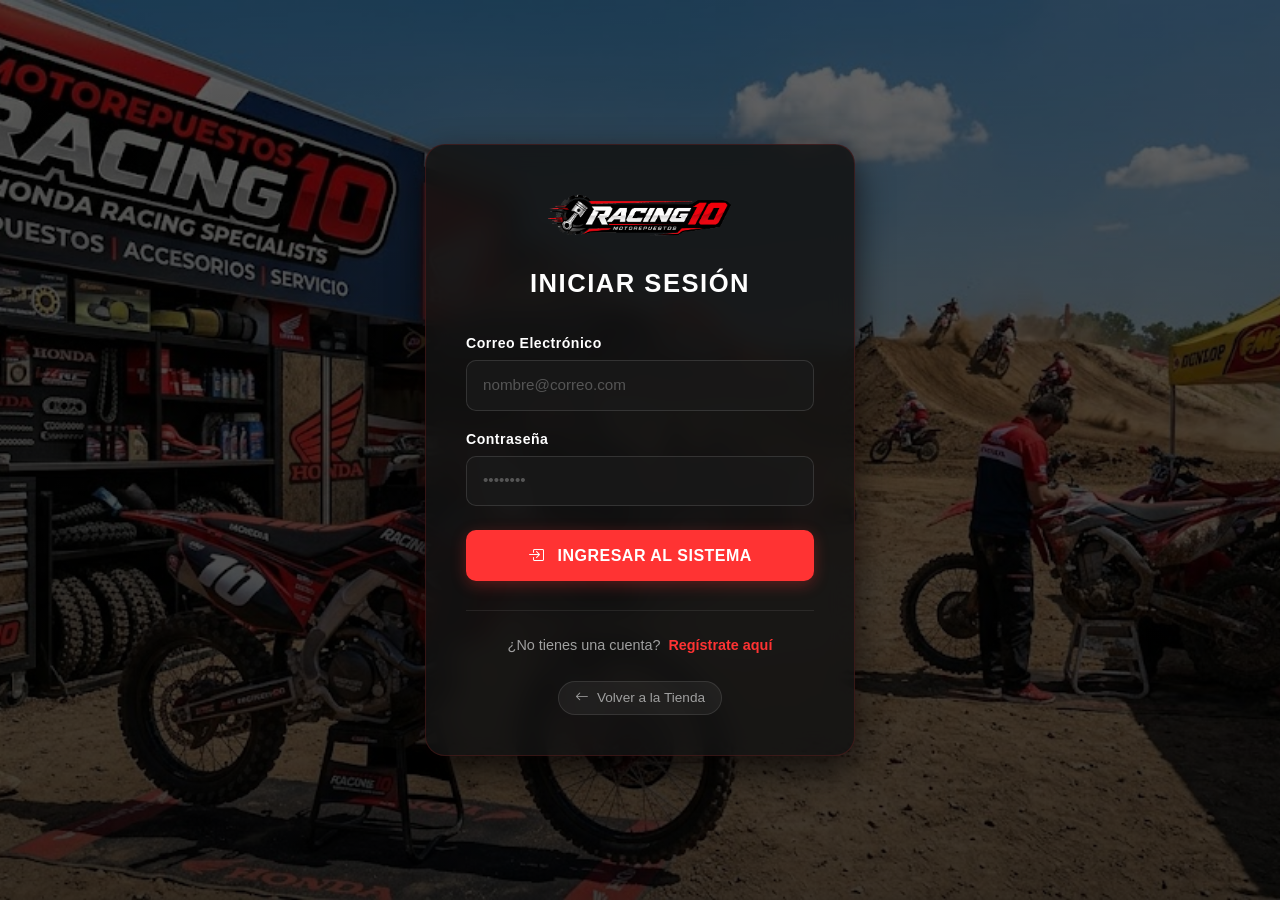
<file: pages/admin/productos.html>
<!DOCTYPE html>
<html lang="es">
<head>
    <meta charset="UTF-8">
    <meta name="viewport" content="width=device-width, initial-scale=1.0">
    <title>MotoRepRacing10 — Repuestos</title>
    <link href="https://cdn.jsdelivr.net/npm/bootstrap@5.3.0/dist/css/bootstrap.min.css" rel="stylesheet">
    <link href="https://cdn.jsdelivr.net/npm/bootstrap-icons@1.10.5/font/bootstrap-icons.css" rel="stylesheet">
    <link rel="stylesheet" href="../../assets/css/dashboard.css">
    <style>
        /* ── MODALES ── */
        .modal-overlay {
            position: fixed;
            inset: 0;
            background: rgba(0,0,0,.55);
            z-index: 10000;
            display: flex;
            align-items: center;
            justify-content: center;
            opacity: 0;
            visibility: hidden;
            transition: .25s ease;
        }
        .modal-overlay.show { opacity: 1; visibility: visible; }

        .modal-box {
            background: #fff;
            border-radius: 16px;
            width: 100%;
            max-width: 560px;
            max-height: 90vh;
            overflow-y: auto;
            box-shadow: 0 24px 60px rgba(0,0,0,.2);
            transform: translateY(20px);
            transition: .25s ease;
        }
        .modal-overlay.show .modal-box { transform: translateY(0); }

        .modal-head {
            display: flex;
            align-items: center;
            justify-content: space-between;
            padding: 1.25rem 1.5rem;
            border-bottom: 1px solid #e5e7eb;
        }
        .modal-head h2 {
            font-size: 1.05rem;
            font-weight: 700;
            color: #111827;
            margin: 0;
        }
        .modal-body { padding: 1.5rem; }
        .modal-foot {
            display: flex;
            gap: .75rem;
            justify-content: flex-end;
            padding: 1rem 1.5rem;
            border-top: 1px solid #e5e7eb;
        }

        .btn-close-x {
            background: none;
            border: none;
            font-size: 1.3rem;
            cursor: pointer;
            color: #6b7280;
            line-height: 1;
            padding: 0;
            transition: color .2s;
        }
        .btn-close-x:hover { color: #111; }

        /* ── FORMULARIO ── */
        .field-group { margin-bottom: 1rem; }

        .field-group label {
            display: block;
            font-size: .78rem;
            font-weight: 700;
            text-transform: uppercase;
            letter-spacing: .5px;
            color: #6b7280;
            margin-bottom: .35rem;
        }

        .field-group input,
        .field-group select,
        .field-group textarea {
            width: 100%;
            padding: .65rem .9rem;
            border: 1.5px solid #e5e7eb;
            border-radius: 8px;
            font-size: .875rem;
            color: #111827;
            outline: none;
            transition: border-color .2s, box-shadow .2s;
            background: #fff;
            font-family: inherit;
        }

        .field-group input:focus,
        .field-group select:focus,
        .field-group textarea:focus {
            border-color: #CC0000;
            box-shadow: 0 0 0 3px rgba(204,0,0,.1);
        }

        .field-row {
            display: grid;
            grid-template-columns: 1fr 1fr;
            gap: 1rem;
        }

        /* ── IMAGEN PREVIEW ── */
        .img-upload {
            margin-top: .5rem;
            width: 100%;
            height: 130px;
            border: 2px dashed #e5e7eb;
            border-radius: 10px;
            display: flex;
            align-items: center;
            justify-content: center;
            overflow: hidden;
            background: #f9fafb;
            cursor: pointer;
            transition: border-color .2s;
        }
        .img-upload:hover { border-color: #CC0000; }
        .img-upload img { width: 100%; height: 100%; object-fit: cover; }
        .img-upload-placeholder { text-align: center; color: #9ca3af; font-size: .82rem; }
        .img-upload-placeholder i { font-size: 2rem; display: block; margin-bottom: .3rem; }

        /* ── BOTONES ── */
        .btn-honda {
            background: #CC0000;
            color: #fff;
            border: none;
            padding: .65rem 1.3rem;
            border-radius: 8px;
            font-weight: 700;
            font-size: .875rem;
            cursor: pointer;
            display: inline-flex;
            align-items: center;
            gap: .45rem;
            transition: background .2s, transform .15s;
            font-family: inherit;
        }
        .btn-honda:hover { background: #990000; }
        .btn-honda:active { transform: scale(.97); }

        .btn-ghost {
            background: transparent;
            color: #6b7280;
            border: 1.5px solid #e5e7eb;
            padding: .65rem 1.3rem;
            border-radius: 8px;
            font-weight: 700;
            font-size: .875rem;
            cursor: pointer;
            font-family: inherit;
            transition: border-color .2s, color .2s;
        }
        .btn-ghost:hover { border-color: #9ca3af; color: #111; }

        .btn-icono {
            width: 34px;
            height: 34px;
            border-radius: 8px;
            border: none;
            display: inline-flex;
            align-items: center;
            justify-content: center;
            cursor: pointer;
            font-size: 1rem;
            transition: all .2s;
        }
        .btn-editar  { background: #dbeafe; color: #1d4ed8; }
        .btn-editar:hover  { background: #bfdbfe; }
        .btn-borrar  { background: #fee2e2; color: #CC0000; }
        .btn-borrar:hover  { background: #fecaca; }

        /* ── TOOLBAR ── */
        .page-toolbar {
            display: flex;
            align-items: center;
            justify-content: space-between;
            gap: 1rem;
            flex-wrap: wrap;
            margin-bottom: 1.5rem;
        }
        .toolbar-info h1 {
            font-size: 1.5rem;
            font-weight: 800;
            color: #111827;
            margin: 0 0 .2rem;
        }
        .toolbar-info p { font-size: .82rem; color: #6b7280; margin: 0; }

        /* ── FILTROS ── */
        .filtros-bar {
            display: flex;
            align-items: center;
            gap: .75rem;
            flex-wrap: wrap;
            margin-bottom: 1.25rem;
        }

        .search-wrap {
            display: flex;
            align-items: center;
            gap: .5rem;
            background: #f3f4f6;
            border: 1.5px solid transparent;
            padding: .6rem 1rem;
            border-radius: 8px;
            flex: 1;
            min-width: 200px;
            transition: border-color .2s;
        }
        .search-wrap:focus-within { border-color: #CC0000; background: #fff; }
        .search-wrap i { color: #CC0000; font-size: 1rem; flex-shrink: 0; }
        .search-wrap input {
            border: none;
            background: transparent;
            outline: none;
            font-size: .875rem;
            width: 100%;
            color: #111827;
            font-family: inherit;
        }

        select.filtro {
            padding: .6rem .9rem;
            border: 1.5px solid #e5e7eb;
            border-radius: 8px;
            font-size: .875rem;
            color: #111827;
            background: #fff;
            outline: none;
            cursor: pointer;
            font-family: inherit;
            transition: border-color .2s;
        }
        select.filtro:focus { border-color: #CC0000; }

        /* ── TABLA ── */
        .tabla-contenedor {
            background: #fff;
            border-radius: 14px;
            overflow: hidden;
            box-shadow: 0 4px 20px rgba(0,0,0,.07);
        }

        .tabla-repuestos {
            width: 100%;
            border-collapse: collapse;
        }
        .tabla-repuestos thead {
            background: #f9fafb;
            border-bottom: 2px solid #e5e7eb;
        }
        .tabla-repuestos th {
            padding: .9rem 1rem;
            text-align: left;
            font-size: .72rem;
            font-weight: 700;
            text-transform: uppercase;
            letter-spacing: .6px;
            color: #6b7280;
            white-space: nowrap;
        }
        .tabla-repuestos td {
            padding: .85rem 1rem;
            border-top: 1px solid #f3f4f6;
            font-size: .875rem;
            color: #111827;
            vertical-align: middle;
        }
        .tabla-repuestos tbody tr:hover { background: #fafafa; }

        .prod-img {
            width: 52px;
            height: 52px;
            border-radius: 10px;
            object-fit: cover;
        }
        .prod-img-placeholder {
            width: 52px;
            height: 52px;
            border-radius: 10px;
            background: #f3f4f6;
            display: flex;
            align-items: center;
            justify-content: center;
            color: #CC0000;
            font-size: 1.3rem;
        }
        .prod-nombre { font-weight: 700; color: #111827; }
        .prod-desc { font-size: .78rem; color: #6b7280; margin-top: .1rem; }

        .badge-stock {
            padding: .28rem .7rem;
            border-radius: 999px;
            font-size: .73rem;
            font-weight: 700;
            white-space: nowrap;
        }
        .stock-ok  { background: #dcfce7; color: #15803d; }
        .stock-low { background: #fef3c7; color: #92400e; }
        .stock-out { background: #fee2e2; color: #CC0000; }

        .acciones { display: flex; gap: .4rem; align-items: center; }

        /* ── PAGINACIÓN ── */
        .paginacion-bar {
            display: flex;
            align-items: center;
            justify-content: space-between;
            padding: 1rem 1.25rem;
            border-top: 1px solid #f3f4f6;
            flex-wrap: wrap;
            gap: .5rem;
        }
        .paginacion-info { font-size: .8rem; color: #6b7280; }
        .paginacion-controles { display: flex; gap: .4rem; }

        .pag-btn {
            width: 34px;
            height: 34px;
            border-radius: 8px;
            border: 1.5px solid #e5e7eb;
            background: #fff;
            color: #111827;
            font-size: .82rem;
            font-weight: 700;
            cursor: pointer;
            display: flex;
            align-items: center;
            justify-content: center;
            transition: all .2s;
            font-family: inherit;
        }
        .pag-btn:hover { border-color: #CC0000; color: #CC0000; }
        .pag-btn.activo { background: #CC0000; border-color: #CC0000; color: #fff; }
        .pag-btn:disabled { opacity: .4; cursor: default; }

        /* ── EMPTY STATE ── */
        .estado-vacio {
            text-align: center;
            padding: 3.5rem 1rem;
        }
        .estado-vacio i { font-size: 3rem; color: #d1d5db; display: block; margin-bottom: .75rem; }
        .estado-vacio p { color: #6b7280; font-size: .9rem; }

        /* ── CONFIRM MODAL ── */
        .confirm-box {
            background: #fff;
            border-radius: 16px;
            width: 100%;
            max-width: 380px;
            padding: 2rem;
            text-align: center;
            box-shadow: 0 24px 60px rgba(0,0,0,.2);
            transform: translateY(20px);
            transition: .25s ease;
        }
        .modal-overlay.show .confirm-box { transform: translateY(0); }
        .confirm-icono {
            width: 60px;
            height: 60px;
            background: #fee2e2;
            border-radius: 50%;
            display: flex;
            align-items: center;
            justify-content: center;
            margin: 0 auto 1rem;
            font-size: 1.6rem;
            color: #CC0000;
        }
        .confirm-box h2 { font-size: 1.05rem; font-weight: 800; color: #111827; margin-bottom: .4rem; }
        .confirm-box p  { font-size: .85rem; color: #6b7280; margin-bottom: 1.5rem; }
        .confirm-acciones { display: flex; gap: .75rem; justify-content: center; }

        /* ── TOAST ── */
        .toast-contenedor {
            position: fixed;
            bottom: 1.5rem;
            right: 1.5rem;
            z-index: 99999;
            display: flex;
            flex-direction: column;
            gap: .5rem;
        }
        .toast-msg {
            background: #111827;
            color: #fff;
            padding: .75rem 1.25rem;
            border-radius: 10px;
            font-size: .875rem;
            font-weight: 600;
            display: flex;
            align-items: center;
            gap: .6rem;
            box-shadow: 0 8px 24px rgba(0,0,0,.2);
            animation: subirToast .25s ease;
            min-width: 260px;
        }
        .toast-msg.toast-ok    { border-left: 4px solid #16a34a; }
        .toast-msg.toast-error { border-left: 4px solid #CC0000; }

        @keyframes subirToast {
            from { transform: translateY(16px); opacity: 0; }
            to   { transform: translateY(0);    opacity: 1; }
        }

        /* ── RESPONSIVE ── */
        @media (max-width: 768px) {
            .field-row { grid-template-columns: 1fr; }
            .toolbar-info h1 { font-size: 1.2rem; }
            .tabla-contenedor { overflow-x: auto; }
            .tabla-repuestos  { white-space: nowrap; }
            .btn-honda { width: 100%; justify-content: center; }
        }
    </style>
</head>
<body>

<!-- Overlay menú móvil -->
<div id="overlay-menu" aria-hidden="true"></div>

<!-- Toasts -->
<output class="toast-contenedor" id="toast-contenedor" aria-live="polite"></output>

<!-- ══════════════════════════════════════════
     MODAL: AGREGAR / EDITAR REPUESTO
══════════════════════════════════════════ -->
<div class="modal-overlay" id="modal-producto" role="dialog" aria-modal="true" aria-labelledby="modal-titulo">
    <article class="modal-box">
        <header class="modal-head">
            <h2 id="modal-titulo">Agregar repuesto</h2>
            <button class="btn-close-x" onclick="cerrarModal()" aria-label="Cerrar">
                <i class="bi bi-x-lg" aria-hidden="true"></i>
            </button>
        </header>

        <section class="modal-body">
            <input type="hidden" id="prod-id">

            <fieldset style="border:none;padding:0;margin:0">
                <legend class="visually-hidden">Datos del repuesto</legend>

                <div class="field-group">
                    <label for="prod-nombre">Nombre del repuesto *</label>
                    <input type="text" id="prod-nombre" placeholder="Ej: Filtro de aceite CB300" autocomplete="off">
                </div>

                <div class="field-group">
                    <label for="prod-descripcion">Descripción</label>
                    <textarea id="prod-descripcion" rows="2" placeholder="Descripción breve del repuesto..."></textarea>
                </div>

                <div class="field-row">
                    <div class="field-group">
                        <label for="prod-codigo">Código *</label>
                        <input type="text" id="prod-codigo" placeholder="Ej: HND-0341" autocomplete="off">
                    </div>
                    <div class="field-group">
                        <label for="prod-categoria">Categoría</label>
                        <select id="prod-categoria">
                            <option value="">Seleccionar...</option>
                        </select>
                    </div>
                </div>

                <div class="field-row">
                    <div class="field-group">
                        <label for="prod-precio">Precio venta (Bs.) *</label>
                        <input type="number" id="prod-precio" placeholder="0.00" min="0" step="0.01">
                    </div>
                    <div class="field-group">
                        <label for="prod-stock">Stock actual *</label>
                        <input type="number" id="prod-stock" placeholder="0" min="0" step="1">
                    </div>
                </div>

                <div class="field-row">
                    <div class="field-group">
                        <label for="prod-costo">Precio costo (Bs.)</label>
                        <input type="number" id="prod-costo" placeholder="0.00" min="0" step="0.01">
                    </div>
                    <div class="field-group">
                        <label for="prod-stock-min">Stock mínimo</label>
                        <input type="number" id="prod-stock-min" placeholder="5" min="0" step="1">
                    </div>
                </div>

                <div class="field-group">
                    <label>Imagen</label>
                    <input type="file" id="prod-imagen" accept="image/*" style="display:none" onchange="previsualizarImagen(event)">
                    <div class="img-upload" id="img-upload" onclick="document.getElementById('prod-imagen').click()" role="button" tabindex="0" aria-label="Subir imagen">
                        <div class="img-upload-placeholder">
                            <i class="bi bi-image" aria-hidden="true"></i>
                            Clic para subir imagen
                        </div>
                    </div>
                </div>
            </fieldset>
        </section>

        <footer class="modal-foot">
            <button class="btn-ghost" type="button" onclick="cerrarModal()">Cancelar</button>
            <button class="btn-honda" type="button" onclick="guardarProducto()">
                <i class="bi bi-check-lg" aria-hidden="true"></i>
                <span id="btn-guardar-texto">Guardar repuesto</span>
            </button>
        </footer>
    </article>
</div>

<!-- ══════════════════════════════════════════
     MODAL: CONFIRMAR ELIMINAR
══════════════════════════════════════════ -->
<div class="modal-overlay" id="modal-confirmar" role="alertdialog" aria-modal="true" aria-labelledby="confirm-titulo">
    <article class="confirm-box">
        <span class="confirm-icono" aria-hidden="true">
            <i class="bi bi-trash3"></i>
        </span>
        <h2 id="confirm-titulo">Eliminar repuesto</h2>
        <p id="confirm-mensaje">¿Estás seguro de que quieres eliminarlo? Esta acción no se puede deshacer.</p>
        <footer class="confirm-acciones">
            <button class="btn-ghost" type="button" onclick="cerrarConfirmar()">Cancelar</button>
            <button class="btn-honda" type="button" id="btn-confirmar-eliminar">
                <i class="bi bi-trash3" aria-hidden="true"></i> Eliminar
            </button>
        </footer>
    </article>
</div>

<!-- ══════════════════════════════════════════
     LAYOUT PRINCIPAL
══════════════════════════════════════════ -->
<div id="wrapper-dashboard">

    <!-- SIDEBAR -->
    <nav class="sidebar-admin" aria-label="Menú de administración">
        <header class="sidebar-header">
            <figure class="brand-logo">
                <img src="../../assets/img/logo.png" alt="Logo MotoRepRacing10">
            </figure>
            <h2>Admin Panel</h2>
        </header>

        <ul class="sidebar-menu">
            <li>
                <a href="dashboard.html" class="menu-link">
                    <i class="bi bi-speedometer2" aria-hidden="true"></i>
                    <span>Dashboard</span>
                </a>
            </li>
            <li>
                <a href="productos.html" class="menu-link active" aria-current="page">
                    <i class="bi bi-box-seam" aria-hidden="true"></i>
                    <span>Repuestos</span>
                </a>
            </li>
            <li>
                <a href="pedidos.html" class="menu-link">
                    <i class="bi bi-receipt" aria-hidden="true"></i>
                    <span>Pedidos</span>
                </a>
            </li>
            <li>
                <a href="usuarios.html" class="menu-link">
                    <i class="bi bi-people" aria-hidden="true"></i>
                    <span>Usuarios</span>
                </a>
            </li>
        </ul>

        <footer class="sidebar-footer">
            <button type="button" class="btn-logout" onclick="cerrarSesion()">
                <i class="bi bi-box-arrow-left" aria-hidden="true"></i>
                <span>Cerrar Sesión</span>
            </button>
        </footer>
    </nav>

    <!-- MAIN -->
    <main class="main-content">

        <header class="topbar-admin">
            <button id="btn-menu" class="btn-menu-mobile" aria-label="Abrir menú" aria-expanded="false">
                <i class="bi bi-list" aria-hidden="true"></i>
            </button>
            <search class="topbar-search">
                <i class="bi bi-search" aria-hidden="true"></i>
                <input type="search" placeholder="Buscar repuestos, códigos, pedidos..." aria-label="Búsqueda global">
            </search>
            <section class="topbar-profile" aria-label="Perfil">
                <span id="admin-name" class="profile-name">Cargando...</span>
                <figure class="profile-avatar" aria-hidden="true">
                    <i class="bi bi-person-circle"></i>
                </figure>
            </section>
        </header>

        <section class="dashboard-analytics" aria-label="Gestión de repuestos">

            <!-- Toolbar -->
            <header class="page-toolbar">
                <div class="toolbar-info">
                    <h1>Repuestos</h1>
                    <p>Gestión completa del inventario</p>
                </div>
                <button class="btn-honda" type="button" onclick="abrirModalNuevo()">
                    <i class="bi bi-plus-lg" aria-hidden="true"></i>
                    Agregar repuesto
                </button>
            </header>

            <!-- Filtros -->
            <search class="filtros-bar" aria-label="Filtros de repuestos">
                <label class="visually-hidden" for="filtro-busqueda">Buscar repuesto</label>
                <div class="search-wrap">
                    <i class="bi bi-search" aria-hidden="true"></i>
                    <input type="search" id="filtro-busqueda" placeholder="Buscar por nombre o código..." oninput="filtrarTabla()">
                </div>

                <label class="visually-hidden" for="filtro-categoria">Filtrar por categoría</label>
                <select class="filtro" id="filtro-categoria" onchange="filtrarTabla()">
                    <option value="">Todas las categorías</option>
                </select>

                <label class="visually-hidden" for="filtro-stock">Filtrar por stock</label>
                <select class="filtro" id="filtro-stock" onchange="filtrarTabla()">
                    <option value="">Todo el stock</option>
                    <option value="ok">En stock</option>
                    <option value="low">Stock bajo</option>
                    <option value="out">Sin stock</option>
                </select>
            </search>

            <!-- Tabla -->
            <section class="tabla-contenedor" aria-label="Lista de repuestos">
                <table class="tabla-repuestos">
                    <thead>
                        <tr>
                            <th scope="col">Imagen</th>
                            <th scope="col">Repuesto</th>
                            <th scope="col">Código</th>
                            <th scope="col">Categoría</th>
                            <th scope="col">Precio</th>
                            <th scope="col">Stock</th>
                            <th scope="col">Acciones</th>
                        </tr>
                    </thead>
                    <tbody id="tbody-productos">
                        <tr>
                            <td colspan="7">
                                <p class="estado-vacio">
                                    <i class="bi bi-arrow-repeat" aria-hidden="true"></i>
                                    Cargando repuestos...
                                </p>
                            </td>
                        </tr>
                    </tbody>
                </table>

                <footer class="paginacion-bar">
                    <p class="paginacion-info" id="pag-info" aria-live="polite">— repuestos</p>
                    <nav class="paginacion-controles" id="pag-controles" aria-label="Páginas"></nav>
                </footer>
            </section>

        </section>
    </main>
</div>

<script src="../../assets/js/api.js"></script>
<script src="../../assets/js/auth.js"></script>
<script>
/* ============================================================
   ESTADO
============================================================ */
let todosLosProductos  = [];
let productosFiltrados = [];
let paginaActual = 1;
const POR_PAGINA = 10;

/* ============================================================
   INIT
============================================================ */
verificarRol(1);

document.addEventListener('DOMContentLoaded', async () => {

    // Nombre admin
    const usuario = getUsuario();
    if (usuario) {
        document.getElementById('admin-name').textContent =
            usuario.name || usuario.nombre || 'Administrador';
    }

    // Menú móvil
    const btnMenu = document.getElementById('btn-menu');
    const sidebar = document.querySelector('.sidebar-admin');
    const overlay = document.getElementById('overlay-menu');

    btnMenu?.addEventListener('click', () => {
        const abierto = sidebar.classList.toggle('show');
        overlay.classList.toggle('show', abierto);
        btnMenu.setAttribute('aria-expanded', abierto);
    });

    overlay?.addEventListener('click', () => {
        sidebar.classList.remove('show');
        overlay.classList.remove('show');
        btnMenu.setAttribute('aria-expanded', false);
    });

    window.addEventListener('resize', () => {
        if (window.innerWidth > 768) {
            sidebar.classList.remove('show');
            overlay.classList.remove('show');
        }
    });

    // Cargar datos en paralelo
    await Promise.all([cargarProductos(), cargarCategorias()]);
});

/* ============================================================
   CARGAR CATEGORÍAS (API)
============================================================ */
async function cargarCategorias() {
    try {
        const resp = await getCategorias();
        const cats = resp?.data ?? [];

        console.log('Total categorías:', cats.length);

        const selectForm   = document.getElementById('prod-categoria');
        const selectFiltro = document.getElementById('filtro-categoria');

        console.log('selectForm:', selectForm);
        console.log('selectFiltro:', selectFiltro);

        if (!selectForm || !selectFiltro) {
            console.error('❌ No se encontraron los selects en el DOM');
            return;
        }

        // Limpiar antes de agregar para evitar duplicados
        selectForm.innerHTML   = '<option value="">Seleccionar...</option>';
        selectFiltro.innerHTML = '<option value="">Todas las categorías</option>';

        cats.forEach(cat => {
            selectForm.appendChild(new Option(cat.nombre, cat.id));
            selectFiltro.appendChild(new Option(cat.nombre, cat.id));
        });

        console.log('✅ Categorías cargadas correctamente');

    } catch (err) {
        console.error('Error cargando categorías:', err);
    }
}

/* ============================================================
   CARGAR PRODUCTOS
============================================================ */
async function cargarProductos() {
    const tbody = document.getElementById('tbody-productos');

    try {
        const resp = await getProductos();

        if (resp?.status && resp?.data?.data)        todosLosProductos = resp.data.data;
        else if (resp?.status && Array.isArray(resp?.data)) todosLosProductos = resp.data;
        else todosLosProductos = [];

        productosFiltrados = [...todosLosProductos];
        paginaActual = 1;
        renderizarTabla();

    } catch (err) {
        console.error(err);
        tbody.innerHTML = `
            <tr><td colspan="7">
                <p class="estado-vacio">
                    <i class="bi bi-exclamation-triangle" style="color:#CC0000" aria-hidden="true"></i>
                    Error al cargar los repuestos.
                </p>
            </td></tr>`;
    }
}

/* ============================================================
   RENDERIZAR TABLA
============================================================ */
function renderizarTabla() {
    const tbody  = document.getElementById('tbody-productos');
    const total  = productosFiltrados.length;
    const inicio = (paginaActual - 1) * POR_PAGINA;
    const fin    = Math.min(inicio + POR_PAGINA, total);
    const pagina = productosFiltrados.slice(inicio, fin);

    if (pagina.length === 0) {
        tbody.innerHTML = `
            <tr><td colspan="7">
                <p class="estado-vacio">
                    <i class="bi bi-box-seam" aria-hidden="true"></i>
                    No se encontraron repuestos.
                </p>
            </td></tr>`;
        document.getElementById('pag-info').textContent = '0 repuestos';
        document.getElementById('pag-controles').innerHTML = '';
        return;
    }

    tbody.innerHTML = pagina.map(prod => {
        const nombre   = prod.nombre      || 'Sin nombre';
        const desc     = prod.descripcion || '';
        const codigo   = prod.codigo      || 'N/A';
        const cat = prod.subcategoria?.nombre ?? '—';        const precio   = parseFloat(prod.precio_venta || 0).toFixed(2);
        const stockNum = prod.stock
            ? parseInt(prod.stock.cantidad_actual ?? prod.stock ?? 0)
            : parseInt(prod.cantidad_actual ?? 0);
        const stockMin = prod.stock?.stock_minimo ?? 5;

        let badgeClass = 'stock-ok';
        let badgeText  = stockNum + ' en stock';
        if (stockNum === 0)            { badgeClass = 'stock-out'; badgeText = 'Sin stock'; }
        else if (stockNum <= stockMin) { badgeClass = 'stock-low'; badgeText = stockNum + ' (bajo)'; }

        let imgSrc = null;
        if (prod.imagenes?.length > 0) imgSrc = 'http://localhost:8000/' + prod.imagenes[0].imagen;

        const imgHtml = imgSrc
            ? `<img src="${imgSrc}" class="prod-img" alt="${nombre}" loading="lazy"
                    onerror="this.style.display='none';this.nextElementSibling.style.display='flex'">
               <span class="prod-img-placeholder" style="display:none" aria-hidden="true"><i class="bi bi-box-seam"></i></span>`
            : `<span class="prod-img-placeholder" aria-hidden="true"><i class="bi bi-box-seam"></i></span>`;

        return `
        <tr>
            <td>${imgHtml}</td>
            <td>
                <strong class="prod-nombre">${nombre}</strong>
                ${desc ? `<small class="prod-desc">${desc.substring(0,60)}${desc.length>60?'…':''}</small>` : ''}
            </td>
            <td><code>${codigo}</code></td>
            <td>${cat}</td>
            <td><strong>Bs. ${precio}</strong></td>
            <td><span class="badge-stock ${badgeClass}">${badgeText}</span></td>
            <td>
                <span class="acciones">
                    <button class="btn-icono btn-editar" title="Editar ${nombre}" onclick="abrirModalEditar(${prod.id})">
                        <i class="bi bi-pencil" aria-hidden="true"></i>
                    </button>
                    <button class="btn-icono btn-borrar" title="Eliminar ${nombre}" onclick="pedirConfirmacion(${prod.id}, '${nombre.replace(/'/g,"\\'")}')">
                        <i class="bi bi-trash3" aria-hidden="true"></i>
                    </button>
                </span>
            </td>
        </tr>`;
    }).join('');

    document.getElementById('pag-info').textContent =
        `${inicio + 1}–${fin} de ${total} repuesto${total !== 1 ? 's' : ''}`;

    renderizarPaginacion(total);
}

/* ============================================================
   PAGINACIÓN
============================================================ */
function renderizarPaginacion(total) {
    const totalPags = Math.ceil(total / POR_PAGINA);
    const nav = document.getElementById('pag-controles');
    if (totalPags <= 1) { nav.innerHTML = ''; return; }

    let html = `<button class="pag-btn" onclick="irPagina(${paginaActual - 1})" ${paginaActual === 1 ? 'disabled' : ''} aria-label="Página anterior">
        <i class="bi bi-chevron-left" aria-hidden="true"></i></button>`;

    for (let i = 1; i <= totalPags; i++) {
        if (totalPags > 7 && i > 2 && i < totalPags - 1 && Math.abs(i - paginaActual) > 1) {
            if (i === 3 || i === totalPags - 2) html += `<span style="padding:0 .3rem;line-height:34px;color:#9ca3af">…</span>`;
            continue;
        }
        html += `<button class="pag-btn ${i === paginaActual ? 'activo' : ''}" onclick="irPagina(${i})" aria-label="Página ${i}" ${i === paginaActual ? 'aria-current="page"' : ''}>${i}</button>`;
    }

    html += `<button class="pag-btn" onclick="irPagina(${paginaActual + 1})" ${paginaActual === totalPags ? 'disabled' : ''} aria-label="Página siguiente">
        <i class="bi bi-chevron-right" aria-hidden="true"></i></button>`;

    nav.innerHTML = html;
}

function irPagina(n) {
    const total = Math.ceil(productosFiltrados.length / POR_PAGINA);
    if (n < 1 || n > total) return;
    paginaActual = n;
    renderizarTabla();
    document.querySelector('.tabla-contenedor').scrollIntoView({ behavior: 'smooth', block: 'start' });
}

/* ============================================================
   FILTROS
============================================================ */
function filtrarTabla() {
    const busqueda    = document.getElementById('filtro-busqueda').value.toLowerCase().trim();
    const categoriaV  = document.getElementById('filtro-categoria').value;
    const stockFiltro = document.getElementById('filtro-stock').value;

    productosFiltrados = todosLosProductos.filter(prod => {
        const nombre   = (prod.nombre  || '').toLowerCase();
        const codigo   = (prod.codigo  || '').toLowerCase();
        const catId = String(prod.subcategoria?.categoria_id ?? '');        const stockNum = prod.stock
            ? parseInt(prod.stock.cantidad_actual ?? prod.stock ?? 0)
            : parseInt(prod.cantidad_actual ?? 0);
        const stockMin = prod.stock?.stock_minimo ?? 5;

        const matchBusqueda  = !busqueda    || nombre.includes(busqueda) || codigo.includes(busqueda);
        const matchCategoria = !categoriaV || catId === categoriaV;
        let matchStock = true;
        if (stockFiltro === 'ok')  matchStock = stockNum > stockMin;
        if (stockFiltro === 'low') matchStock = stockNum > 0 && stockNum <= stockMin;
        if (stockFiltro === 'out') matchStock = stockNum === 0;

        return matchBusqueda && matchCategoria && matchStock;
    });

    paginaActual = 1;
    renderizarTabla();
}

/* ============================================================
   MODAL NUEVO
============================================================ */
function abrirModalNuevo() {
    limpiarModal();
    document.getElementById('modal-titulo').textContent    = 'Agregar repuesto';
    document.getElementById('btn-guardar-texto').textContent = 'Guardar repuesto';
    document.getElementById('modal-producto').classList.add('show');
    document.getElementById('prod-nombre').focus();
}

/* ============================================================
   MODAL EDITAR
============================================================ */
function abrirModalEditar(id) {
    const prod = todosLosProductos.find(p => p.id === id);
    if (!prod) return;

    limpiarModal();
    document.getElementById('modal-titulo').textContent    = 'Editar repuesto';
    document.getElementById('btn-guardar-texto').textContent = 'Guardar cambios';

    document.getElementById('prod-id').value          = prod.id;
    document.getElementById('prod-nombre').value      = prod.nombre      || '';
    document.getElementById('prod-descripcion').value = prod.descripcion || '';
    document.getElementById('prod-codigo').value      = prod.codigo      || '';
    document.getElementById('prod-precio').value      = prod.precio_venta || '';
    document.getElementById('prod-costo').value       = prod.precio_costo || '';

    const stockNum = prod.stock ? parseInt(prod.stock.cantidad_actual ?? 0) : parseInt(prod.cantidad_actual ?? 0);
    document.getElementById('prod-stock').value     = stockNum;
    document.getElementById('prod-stock-min').value = prod.stock?.stock_minimo ?? '';

    // Seleccionar categoría por id o por nombre
    const selectCat = document.getElementById('prod-categoria');
    const catId = String(prod.subcategoria?.categoria_id ?? '');    const catNom = prod.categoria?.nombre ?? prod.categoria ?? '';
    for (const opt of selectCat.options) {
    if (opt.value === catId) { opt.selected = true; break; }
    }

    // Imagen previa
    if (prod.imagenes?.length > 0) {
        const url = 'http://localhost:8000/' + prod.imagenes[0].imagen;
        document.getElementById('img-upload').innerHTML = `<img src="${url}" alt="Imagen actual">`;
    }

    document.getElementById('modal-producto').classList.add('show');
    document.getElementById('prod-nombre').focus();
}

/* ============================================================
   GUARDAR (CREATE / UPDATE)
============================================================ */
async function guardarProducto() {
    const id     = document.getElementById('prod-id').value;
    const nombre = document.getElementById('prod-nombre').value.trim();
    const codigo = document.getElementById('prod-codigo').value.trim();
    const precio = document.getElementById('prod-precio').value;
    const stock  = document.getElementById('prod-stock').value;

    if (!nombre) { mostrarToast('El nombre es obligatorio.', 'error'); return; }
    if (!codigo) { mostrarToast('El código es obligatorio.', 'error'); return; }
    if (!precio) { mostrarToast('El precio es obligatorio.', 'error'); return; }
    if (stock === '') { mostrarToast('El stock es obligatorio.', 'error'); return; }

    const fd = new FormData();
    fd.append('nombre',       nombre);
    fd.append('descripcion',  document.getElementById('prod-descripcion').value.trim());
    fd.append('codigo',       codigo);
    fd.append('categoria_id', document.getElementById('prod-categoria').value);
    fd.append('precio_venta', precio);
    fd.append('precio_costo', document.getElementById('prod-costo').value || 0);
    fd.append('stock',        stock);
    fd.append('stock_minimo', document.getElementById('prod-stock-min').value || 5);

    const archivo = document.getElementById('prod-imagen').files[0];
    if (archivo) fd.append('imagen', archivo);

    try {
        const resp = id ? await actualizarProducto(id, fd) : await crearProducto(fd);

        if (resp?.status) {
            mostrarToast(id ? 'Repuesto actualizado.' : 'Repuesto agregado.', 'ok');
            cerrarModal();
            await cargarProductos();
        } else {
            mostrarToast(resp?.data?.message || 'Error al guardar.', 'error');
        }
    } catch (err) {
        console.error(err);
        mostrarToast('Error de conexión.', 'error');
    }
}

/* ============================================================
   ELIMINAR
============================================================ */
let idParaEliminar = null;

function pedirConfirmacion(id, nombre) {
    idParaEliminar = id;
    document.getElementById('confirm-mensaje').textContent =
        `¿Eliminar "${nombre}"? Esta acción no se puede deshacer.`;
    document.getElementById('modal-confirmar').classList.add('show');

    document.getElementById('btn-confirmar-eliminar').onclick = async () => {
        try {
            const resp = await eliminarProducto(idParaEliminar);
            if (resp?.status) {
                mostrarToast('Repuesto eliminado.', 'ok');
                cerrarConfirmar();
                await cargarProductos();
            } else {
                mostrarToast('Error al eliminar.', 'error');
            }
        } catch (err) {
            console.error(err);
            mostrarToast('Error de conexión.', 'error');
        }
    };
}

function cerrarConfirmar() {
    document.getElementById('modal-confirmar').classList.remove('show');
    idParaEliminar = null;
}

/* ============================================================
   HELPERS MODAL
============================================================ */
function cerrarModal() {
    document.getElementById('modal-producto').classList.remove('show');
}

function limpiarModal() {
    ['prod-id','prod-nombre','prod-descripcion','prod-codigo',
     'prod-precio','prod-costo','prod-stock','prod-stock-min'].forEach(id => {
        document.getElementById(id).value = '';
    });
    document.getElementById('prod-categoria').selectedIndex = 0;
    document.getElementById('prod-imagen').value = '';
    document.getElementById('img-upload').innerHTML = `
        <div class="img-upload-placeholder">
            <i class="bi bi-image" aria-hidden="true"></i>
            Clic para subir imagen
        </div>`;
}

/* ============================================================
   PREVIEW IMAGEN
============================================================ */
function previsualizarImagen(event) {
    const file = event.target.files[0];
    if (!file) return;
    const reader = new FileReader();
    reader.onload = e => {
        document.getElementById('img-upload').innerHTML =
            `<img src="${e.target.result}" alt="Vista previa">`;
    };
    reader.readAsDataURL(file);
}

/* ============================================================
   TOAST
============================================================ */
function mostrarToast(mensaje, tipo = 'ok') {
    const cont  = document.getElementById('toast-contenedor');
    const icon  = tipo === 'ok' ? 'bi-check-circle-fill' : 'bi-exclamation-circle-fill';
    const color = tipo === 'ok' ? '#16a34a' : '#CC0000';
    const el = document.createElement('p');
    el.className = `toast-msg toast-${tipo}`;
    el.innerHTML = `<i class="bi ${icon}" style="color:${color};font-size:1.1rem" aria-hidden="true"></i> ${mensaje}`;
    cont.appendChild(el);
    setTimeout(() => el.remove(), 3500);
}

/* ============================================================
   ESC PARA CERRAR
============================================================ */
document.addEventListener('keydown', e => {
    if (e.key === 'Escape') { cerrarModal(); cerrarConfirmar(); }
});
</script>
</body>
</html>
</file>
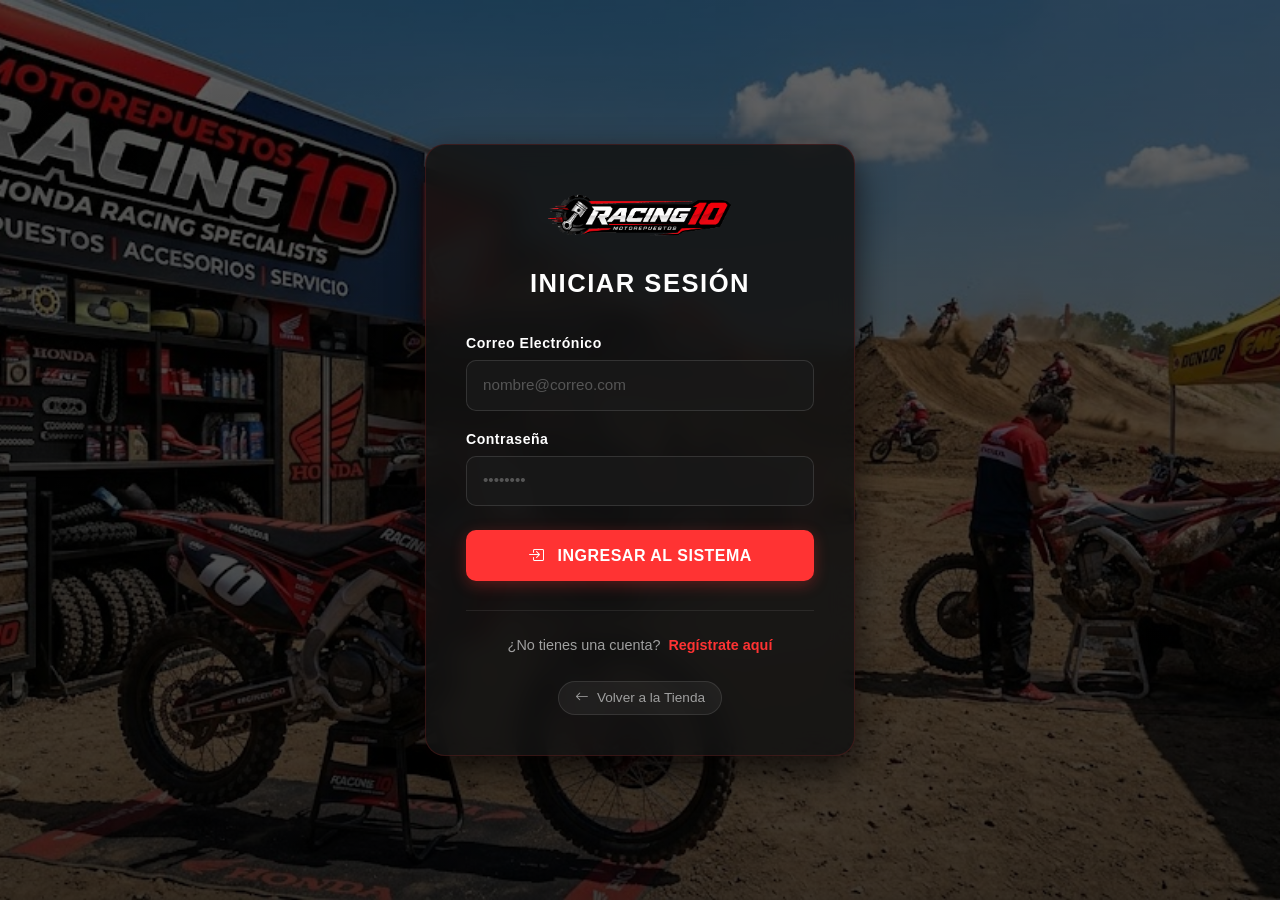
<file: pages/admin/usuarios.html>
<!DOCTYPE html>
<html lang="es">
<head>
    <meta charset="UTF-8">
    <meta name="viewport" content="width=device-width, initial-scale=1.0">
    <title>MotoRepRacing10 — Usuarios</title>
    <link href="https://cdn.jsdelivr.net/npm/bootstrap@5.3.0/dist/css/bootstrap.min.css" rel="stylesheet">
    <link href="https://cdn.jsdelivr.net/npm/bootstrap-icons@1.10.5/font/bootstrap-icons.css" rel="stylesheet">
    <link rel="stylesheet" href="../../assets/css/dashboard.css">
    <style>
        /* ── MODALES ── */
        .modal-overlay {
            position: fixed;
            inset: 0;
            background: rgba(0,0,0,.55);
            z-index: 10000;
            display: flex;
            align-items: center;
            justify-content: center;
            opacity: 0;
            visibility: hidden;
            transition: .25s ease;
        }
        .modal-overlay.show { opacity: 1; visibility: visible; }

        .modal-box {
            background: #fff;
            border-radius: 16px;
            width: 100%;
            max-width: 560px;
            max-height: 90vh;
            overflow-y: auto;
            box-shadow: 0 24px 60px rgba(0,0,0,.2);
            transform: translateY(20px);
            transition: .25s ease;
        }
        .modal-overlay.show .modal-box { transform: translateY(0); }

        .modal-head {
            display: flex;
            align-items: center;
            justify-content: space-between;
            padding: 1.25rem 1.5rem;
            border-bottom: 1px solid #e5e7eb;
            position: sticky;
            top: 0;
            background: #fff;
            z-index: 1;
        }
        .modal-head h2 { font-size: 1.05rem; font-weight: 700; color: #111827; margin: 0; }
        .modal-body { padding: 1.5rem; }
        .modal-foot {
            display: flex;
            gap: .75rem;
            justify-content: flex-end;
            padding: 1rem 1.5rem;
            border-top: 1px solid #e5e7eb;
        }

        .btn-close-x {
            background: none;
            border: none;
            font-size: 1.3rem;
            cursor: pointer;
            color: #6b7280;
            line-height: 1;
            padding: 0;
            transition: color .2s;
        }
        .btn-close-x:hover { color: #111; }

        /* ── FORMULARIO ── */
        .field-group { margin-bottom: 1rem; }
        .field-group label {
            display: block;
            font-size: .78rem;
            font-weight: 700;
            text-transform: uppercase;
            letter-spacing: .5px;
            color: #6b7280;
            margin-bottom: .35rem;
        }
        .field-group input,
        .field-group select {
            width: 100%;
            padding: .65rem .9rem;
            border: 1.5px solid #e5e7eb;
            border-radius: 8px;
            font-size: .875rem;
            color: #111827;
            outline: none;
            transition: border-color .2s, box-shadow .2s;
            background: #fff;
            font-family: inherit;
        }
        .field-group input:focus,
        .field-group select:focus {
            border-color: #CC0000;
            box-shadow: 0 0 0 3px rgba(204,0,0,.1);
        }
        .field-row {
            display: grid;
            grid-template-columns: 1fr 1fr;
            gap: 1rem;
        }
        .field-hint {
            font-size: .75rem;
            color: #9ca3af;
            margin-top: .3rem;
        }

        /* ── BOTONES ── */
        .btn-honda {
            background: #CC0000;
            color: #fff;
            border: none;
            padding: .65rem 1.3rem;
            border-radius: 8px;
            font-weight: 700;
            font-size: .875rem;
            cursor: pointer;
            display: inline-flex;
            align-items: center;
            gap: .45rem;
            transition: background .2s, transform .15s;
            font-family: inherit;
        }
        .btn-honda:hover { background: #990000; }
        .btn-honda:active { transform: scale(.97); }

        .btn-ghost {
            background: transparent;
            color: #6b7280;
            border: 1.5px solid #e5e7eb;
            padding: .65rem 1.3rem;
            border-radius: 8px;
            font-weight: 700;
            font-size: .875rem;
            cursor: pointer;
            font-family: inherit;
            transition: border-color .2s, color .2s;
        }
        .btn-ghost:hover { border-color: #9ca3af; color: #111; }

        .btn-icono {
            width: 34px;
            height: 34px;
            border-radius: 8px;
            border: none;
            display: inline-flex;
            align-items: center;
            justify-content: center;
            cursor: pointer;
            font-size: 1rem;
            transition: all .2s;
        }
        .btn-editar  { background: #dbeafe; color: #1d4ed8; }
        .btn-editar:hover  { background: #bfdbfe; }
        .btn-borrar  { background: #fee2e2; color: #CC0000; }
        .btn-borrar:hover  { background: #fecaca; }
        .btn-toggle-on  { background: #dcfce7; color: #15803d; }
        .btn-toggle-on:hover  { background: #bbf7d0; }
        .btn-toggle-off { background: #fef3c7; color: #d97706; }
        .btn-toggle-off:hover { background: #fde68a; }

        /* ── TOOLBAR ── */
        .page-toolbar {
            display: flex;
            align-items: center;
            justify-content: space-between;
            gap: 1rem;
            flex-wrap: wrap;
            margin-bottom: 1.5rem;
        }
        .toolbar-info h1 { font-size: 1.5rem; font-weight: 800; color: #111827; margin: 0 0 .2rem; }
        .toolbar-info p  { font-size: .82rem; color: #6b7280; margin: 0; }

        /* ── STATS ── */
        .stats-grid {
            display: grid;
            grid-template-columns: repeat(auto-fit, minmax(150px, 1fr));
            gap: 1rem;
            margin-bottom: 1.5rem;
        }
        .stat-card {
            background: #fff;
            border-radius: 12px;
            padding: 1.1rem 1.25rem;
            box-shadow: 0 2px 10px rgba(0,0,0,.06);
            display: flex;
            align-items: center;
            gap: 1rem;
        }
        .stat-icon {
            width: 44px;
            height: 44px;
            border-radius: 10px;
            display: flex;
            align-items: center;
            justify-content: center;
            font-size: 1.3rem;
            flex-shrink: 0;
        }
        .stat-icon.total   { background: #ede9fe; color: #7c3aed; }
        .stat-icon.admin   { background: #fee2e2; color: #CC0000; }
        .stat-icon.cliente { background: #dbeafe; color: #1d4ed8; }
        .stat-icon.activo  { background: #dcfce7; color: #15803d; }
        .stat-num { font-size: 1.6rem; font-weight: 800; color: #111827; line-height: 1; }
        .stat-lbl { font-size: .75rem; color: #6b7280; margin-top: .15rem; }

        /* ── FILTROS ── */
        .filtros-bar {
            display: flex;
            align-items: center;
            gap: .75rem;
            flex-wrap: wrap;
            margin-bottom: 1.25rem;
        }
        .search-wrap {
            display: flex;
            align-items: center;
            gap: .5rem;
            background: #f3f4f6;
            border: 1.5px solid transparent;
            padding: .6rem 1rem;
            border-radius: 8px;
            flex: 1;
            min-width: 200px;
            transition: border-color .2s;
        }
        .search-wrap:focus-within { border-color: #CC0000; background: #fff; }
        .search-wrap i { color: #CC0000; font-size: 1rem; flex-shrink: 0; }
        .search-wrap input {
            border: none;
            background: transparent;
            outline: none;
            font-size: .875rem;
            width: 100%;
            color: #111827;
            font-family: inherit;
        }
        select.filtro {
            padding: .6rem .9rem;
            border: 1.5px solid #e5e7eb;
            border-radius: 8px;
            font-size: .875rem;
            color: #111827;
            background: #fff;
            outline: none;
            cursor: pointer;
            font-family: inherit;
            transition: border-color .2s;
        }
        select.filtro:focus { border-color: #CC0000; }

        /* ── TABLA ── */
        .tabla-contenedor {
            background: #fff;
            border-radius: 14px;
            overflow: hidden;
            box-shadow: 0 4px 20px rgba(0,0,0,.07);
        }
        .tabla-usuarios { width: 100%; border-collapse: collapse; }
        .tabla-usuarios thead {
            background: #f9fafb;
            border-bottom: 2px solid #e5e7eb;
        }
        .tabla-usuarios th {
            padding: .9rem 1rem;
            text-align: left;
            font-size: .72rem;
            font-weight: 700;
            text-transform: uppercase;
            letter-spacing: .6px;
            color: #6b7280;
            white-space: nowrap;
        }
        .tabla-usuarios td {
            padding: .85rem 1rem;
            border-top: 1px solid #f3f4f6;
            font-size: .875rem;
            color: #111827;
            vertical-align: middle;
        }
        .tabla-usuarios tbody tr:hover { background: #fafafa; }

        /* ── AVATAR ── */
        .user-avatar {
            width: 40px;
            height: 40px;
            border-radius: 50%;
            display: flex;
            align-items: center;
            justify-content: center;
            font-size: .875rem;
            font-weight: 700;
            color: #fff;
            flex-shrink: 0;
        }

        /* ── BADGES ── */
        .badge-rol, .badge-estado {
            padding: .28rem .7rem;
            border-radius: 999px;
            font-size: .73rem;
            font-weight: 700;
            white-space: nowrap;
        }
        .rol-admin   { background: #fee2e2; color: #CC0000; }
        .rol-cliente { background: #dbeafe; color: #1d4ed8; }
        .rol-default { background: #f3f4f6; color: #6b7280; }

        .estado-activo     { background: #dcfce7; color: #15803d; }
        .estado-inactivo   { background: #fef3c7; color: #d97706; }
        .estado-suspendido { background: #fee2e2; color: #CC0000; }
        .estado-default    { background: #f3f4f6; color: #6b7280; }

        .acciones { display: flex; gap: .4rem; align-items: center; }

        /* ── PAGINACIÓN ── */
        .paginacion-bar {
            display: flex;
            align-items: center;
            justify-content: space-between;
            padding: 1rem 1.25rem;
            border-top: 1px solid #f3f4f6;
            flex-wrap: wrap;
            gap: .5rem;
        }
        .paginacion-info { font-size: .8rem; color: #6b7280; }
        .paginacion-controles { display: flex; gap: .4rem; }
        .pag-btn {
            width: 34px;
            height: 34px;
            border-radius: 8px;
            border: 1.5px solid #e5e7eb;
            background: #fff;
            color: #111827;
            font-size: .82rem;
            font-weight: 700;
            cursor: pointer;
            display: flex;
            align-items: center;
            justify-content: center;
            transition: all .2s;
            font-family: inherit;
        }
        .pag-btn:hover { border-color: #CC0000; color: #CC0000; }
        .pag-btn.activo { background: #CC0000; border-color: #CC0000; color: #fff; }
        .pag-btn:disabled { opacity: .4; cursor: default; }

        /* ── CONFIRM ── */
        .confirm-box {
            background: #fff;
            border-radius: 16px;
            width: 100%;
            max-width: 380px;
            padding: 2rem;
            text-align: center;
            box-shadow: 0 24px 60px rgba(0,0,0,.2);
            transform: translateY(20px);
            transition: .25s ease;
        }
        .modal-overlay.show .confirm-box { transform: translateY(0); }
        .confirm-icono {
            width: 60px;
            height: 60px;
            border-radius: 50%;
            display: flex;
            align-items: center;
            justify-content: center;
            margin: 0 auto 1rem;
            font-size: 1.6rem;
        }
        .confirm-icono.eliminar { background: #fee2e2; color: #CC0000; }
        .confirm-icono.toggle   { background: #fef3c7; color: #d97706; }
        .confirm-box h2 { font-size: 1.05rem; font-weight: 800; color: #111827; margin-bottom: .4rem; }
        .confirm-box p  { font-size: .85rem; color: #6b7280; margin-bottom: 1.5rem; }
        .confirm-acciones { display: flex; gap: .75rem; justify-content: center; }

        /* ── EMPTY ── */
        .estado-vacio {
            text-align: center;
            padding: 3.5rem 1rem;
        }
        .estado-vacio i { font-size: 3rem; color: #d1d5db; display: block; margin-bottom: .75rem; }
        .estado-vacio p { color: #6b7280; font-size: .9rem; margin: 0; }

        /* ── TOAST ── */
        .toast-contenedor {
            position: fixed;
            bottom: 1.5rem;
            right: 1.5rem;
            z-index: 99999;
            display: flex;
            flex-direction: column;
            gap: .5rem;
        }
        .toast-msg {
            background: #111827;
            color: #fff;
            padding: .75rem 1.25rem;
            border-radius: 10px;
            font-size: .875rem;
            font-weight: 600;
            display: flex;
            align-items: center;
            gap: .6rem;
            box-shadow: 0 8px 24px rgba(0,0,0,.2);
            animation: subirToast .25s ease;
            min-width: 260px;
        }
        .toast-msg.toast-ok    { border-left: 4px solid #16a34a; }
        .toast-msg.toast-error { border-left: 4px solid #CC0000; }
        @keyframes subirToast {
            from { transform: translateY(16px); opacity: 0; }
            to   { transform: translateY(0);    opacity: 1; }
        }

        @media (max-width: 768px) {
            .field-row { grid-template-columns: 1fr; }
            .tabla-contenedor { overflow-x: auto; }
            .tabla-usuarios { white-space: nowrap; }
            .stats-grid { grid-template-columns: 1fr 1fr; }
        }
    </style>
</head>
<body>

<div id="overlay-menu" aria-hidden="true"></div>
<output class="toast-contenedor" id="toast-contenedor" aria-live="polite"></output>

<!-- ══════════════════════════════════════════
     MODAL: AGREGAR / EDITAR USUARIO
══════════════════════════════════════════ -->
<div class="modal-overlay" id="modal-usuario" role="dialog" aria-modal="true" aria-labelledby="modal-titulo">
    <article class="modal-box">
        <header class="modal-head">
            <h2 id="modal-titulo">Agregar usuario</h2>
            <button class="btn-close-x" onclick="cerrarModal()" aria-label="Cerrar">
                <i class="bi bi-x-lg" aria-hidden="true"></i>
            </button>
        </header>
        <section class="modal-body">
            <input type="hidden" id="user-id">

            <div class="field-row">
                <div class="field-group">
                    <label for="user-nombre">Nombre *</label>
                    <input type="text" id="user-nombre" placeholder="Ej: Carlos" autocomplete="off">
                </div>
                <div class="field-group">
                    <label for="user-ap">Apellido paterno *</label>
                    <input type="text" id="user-ap" placeholder="Ej: Mendoza" autocomplete="off">
                </div>
            </div>

            <div class="field-row">
                <div class="field-group">
                    <label for="user-am">Apellido materno</label>
                    <input type="text" id="user-am" placeholder="Ej: Flores" autocomplete="off">
                </div>
                <div class="field-group">
                    <label for="user-ci">CI</label>
                    <input type="text" id="user-ci" placeholder="Ej: 12345678" autocomplete="off">
                </div>
            </div>

            <div class="field-group">
                <label for="user-email">Correo electrónico *</label>
                <input type="email" id="user-email" placeholder="correo@ejemplo.com" autocomplete="off">
            </div>

            <div class="field-row">
                <div class="field-group">
                    <label for="user-rol">Rol *</label>
                    <select id="user-rol">
                        <option value="">Seleccionar...</option>
                        <option value="1">Administrador</option>
                        <option value="2">Cliente</option>
                        <option value="3">Vendedor</option>
                    </select>
                </div>
                <div class="field-group">
                    <label for="user-estado">Estado *</label>
                    <select id="user-estado">
                        <option value="">Seleccionar...</option>
                        <option value="1">Activo</option>
                        <option value="2">Inactivo</option>
                        <option value="3">Suspendido</option>
                    </select>
                </div>
            </div>

            <div class="field-group">
                <label for="user-password">Contraseña <span id="pass-label-hint" style="font-weight:400;text-transform:none;letter-spacing:0">*</span></label>
                <input type="password" id="user-password" placeholder="Mínimo 6 caracteres" autocomplete="new-password">
                <p class="field-hint" id="pass-hint" style="display:none">Dejar vacío para mantener la contraseña actual.</p>
            </div>
        </section>
        <footer class="modal-foot">
            <button class="btn-ghost" type="button" onclick="cerrarModal()">Cancelar</button>
            <button class="btn-honda" type="button" onclick="guardarUsuario()">
                <i class="bi bi-check-lg" aria-hidden="true"></i>
                <span id="btn-guardar-texto">Guardar usuario</span>
            </button>
        </footer>
    </article>
</div>

<!-- ══════════════════════════════════════════
     MODAL: CONFIRMAR ACCIÓN
══════════════════════════════════════════ -->
<div class="modal-overlay" id="modal-confirmar" role="alertdialog" aria-modal="true" aria-labelledby="confirm-titulo">
    <article class="confirm-box">
        <span class="confirm-icono eliminar" id="confirm-icono" aria-hidden="true">
            <i class="bi bi-trash3" id="confirm-icono-i"></i>
        </span>
        <h2 id="confirm-titulo">Eliminar usuario</h2>
        <p id="confirm-mensaje">¿Estás seguro? Esta acción no se puede deshacer.</p>
        <footer class="confirm-acciones">
            <button class="btn-ghost" type="button" onclick="cerrarConfirmar()">Cancelar</button>
            <button class="btn-honda" type="button" id="btn-confirmar-accion">
                <i class="bi bi-check-lg" aria-hidden="true"></i>
                <span id="btn-confirmar-texto">Confirmar</span>
            </button>
        </footer>
    </article>
</div>

<!-- ══════════════════════════════════════════
     LAYOUT PRINCIPAL
══════════════════════════════════════════ -->
<div id="wrapper-dashboard">

    <nav class="sidebar-admin" aria-label="Menú de administración">
        <header class="sidebar-header">
            <figure class="brand-logo">
                <img src="../../assets/img/logo.png" alt="Logo MotoRepRacing10">
            </figure>
            <h2>Admin Panel</h2>
        </header>
        <ul class="sidebar-menu">
            <li>
                <a href="dashboard.html" class="menu-link">
                    <i class="bi bi-speedometer2" aria-hidden="true"></i>
                    <span>Dashboard</span>
                </a>
            </li>
            <li>
                <a href="productos.html" class="menu-link">
                    <i class="bi bi-box-seam" aria-hidden="true"></i>
                    <span>Repuestos</span>
                </a>
            </li>
            <li>
                <a href="pedidos.html" class="menu-link">
                    <i class="bi bi-receipt" aria-hidden="true"></i>
                    <span>Pedidos</span>
                </a>
            </li>
            <li>
                <a href="usuarios.html" class="menu-link active" aria-current="page">
                    <i class="bi bi-people" aria-hidden="true"></i>
                    <span>Usuarios</span>
                </a>
            </li>
        </ul>
        <footer class="sidebar-footer">
            <button type="button" class="btn-logout" onclick="cerrarSesion()">
                <i class="bi bi-box-arrow-left" aria-hidden="true"></i>
                <span>Cerrar Sesión</span>
            </button>
        </footer>
    </nav>

    <main class="main-content">
        <header class="topbar-admin">
            <button id="btn-menu" class="btn-menu-mobile" aria-label="Abrir menú" aria-expanded="false">
                <i class="bi bi-list" aria-hidden="true"></i>
            </button>
            <search class="topbar-search">
                <i class="bi bi-search" aria-hidden="true"></i>
                <input type="search" placeholder="Buscar repuestos, códigos, pedidos..." aria-label="Búsqueda global">
            </search>
            <section class="topbar-profile" aria-label="Perfil">
                <span id="admin-name" class="profile-name">Cargando...</span>
                <figure class="profile-avatar" aria-hidden="true">
                    <i class="bi bi-person-circle"></i>
                </figure>
            </section>
        </header>

        <section class="dashboard-analytics" aria-label="Gestión de usuarios">

            <header class="page-toolbar">
                <div class="toolbar-info">
                    <h1>Usuarios</h1>
                    <p>Gestión de cuentas y accesos</p>
                </div>
                <button class="btn-honda" type="button" onclick="abrirModalNuevo()">
                    <i class="bi bi-plus-lg" aria-hidden="true"></i>
                    Agregar usuario
                </button>
            </header>

            <!-- Stats -->
            <div class="stats-grid">
                <div class="stat-card">
                    <span class="stat-icon total"><i class="bi bi-people" aria-hidden="true"></i></span>
                    <div>
                        <div class="stat-num" id="stat-total">—</div>
                        <div class="stat-lbl">Total usuarios</div>
                    </div>
                </div>
                <div class="stat-card">
                    <span class="stat-icon admin"><i class="bi bi-shield-check" aria-hidden="true"></i></span>
                    <div>
                        <div class="stat-num" id="stat-admins">—</div>
                        <div class="stat-lbl">Administradores</div>
                    </div>
                </div>
                <div class="stat-card">
                    <span class="stat-icon cliente"><i class="bi bi-person" aria-hidden="true"></i></span>
                    <div>
                        <div class="stat-num" id="stat-clientes">—</div>
                        <div class="stat-lbl">Clientes</div>
                    </div>
                </div>
                <div class="stat-card">
                    <span class="stat-icon activo"><i class="bi bi-check-circle" aria-hidden="true"></i></span>
                    <div>
                        <div class="stat-num" id="stat-activos">—</div>
                        <div class="stat-lbl">Activos</div>
                    </div>
                </div>
            </div>

            <!-- Filtros -->
            <search class="filtros-bar" aria-label="Filtros de usuarios">
                <label class="visually-hidden" for="filtro-busqueda">Buscar usuario</label>
                <div class="search-wrap">
                    <i class="bi bi-search" aria-hidden="true"></i>
                    <input type="search" id="filtro-busqueda" placeholder="Buscar por nombre, CI o correo..." oninput="filtrarTabla()">
                </div>
                <label class="visually-hidden" for="filtro-rol">Filtrar por rol</label>
                <select class="filtro" id="filtro-rol" onchange="filtrarTabla()">
                    <option value="">Todos los roles</option>
                    <option value="1">Administrador</option>
                    <option value="2">Cliente</option>
                    <option value="3">Vendedor</option>
                </select>
                <label class="visually-hidden" for="filtro-estado">Filtrar por estado</label>
                <select class="filtro" id="filtro-estado" onchange="filtrarTabla()">
                    <option value="">Todos los estados</option>
                    <option value="1">Activo</option>
                    <option value="2">Inactivo</option>
                    <option value="3">Suspendido</option>
                </select>
            </search>

            <!-- Tabla -->
            <section class="tabla-contenedor" aria-label="Lista de usuarios">
                <table class="tabla-usuarios">
                    <thead>
                        <tr>
                            <th scope="col">Usuario</th>
                            <th scope="col">CI</th>
                            <th scope="col">Correo</th>
                            <th scope="col">Rol</th>
                            <th scope="col">Estado</th>
                            <th scope="col">Acciones</th>
                        </tr>
                    </thead>
                    <tbody id="tbody-usuarios">
                        <tr>
                            <td colspan="6">
                                <div class="estado-vacio">
                                    <i class="bi bi-arrow-repeat" aria-hidden="true"></i>
                                    <p>Cargando usuarios...</p>
                                </div>
                            </td>
                        </tr>
                    </tbody>
                </table>
                <footer class="paginacion-bar">
                    <p class="paginacion-info" id="pag-info" aria-live="polite">— usuarios</p>
                    <nav class="paginacion-controles" id="pag-controles" aria-label="Páginas"></nav>
                </footer>
            </section>

        </section>
    </main>
</div>

<script src="../../assets/js/api.js"></script>
<script src="../../assets/js/auth.js"></script>
<script>
/* ============================================================
   ESTADO
============================================================ */
let todosLosUsuarios  = [];
let usuariosFiltrados = [];
let paginaActual = 1;
const POR_PAGINA = 10;

const COLORES_AVATAR = ['#CC0000','#1d4ed8','#15803d','#d97706','#7c3aed','#0891b2','#be185d'];

const ROLES = {
    1: { label: 'Admin',     clase: 'rol-admin'   },
    2: { label: 'Cliente',   clase: 'rol-cliente'  },
    3: { label: 'Vendedor',  clase: 'rol-default'  },
};

const ESTADOS_USER = {
    1: { label: 'Activo',     clase: 'estado-activo'     },
    2: { label: 'Inactivo',   clase: 'estado-inactivo'   },
    3: { label: 'Suspendido', clase: 'estado-suspendido' },
};

/* ============================================================
   INIT
============================================================ */
verificarRol(1);

document.addEventListener('DOMContentLoaded', async () => {
    const usuario = getUsuario();
    if (usuario) {
        document.getElementById('admin-name').textContent =
            usuario.name || usuario.nombre || 'Administrador';
    }

    const btnMenu = document.getElementById('btn-menu');
    const sidebar = document.querySelector('.sidebar-admin');
    const overlay = document.getElementById('overlay-menu');

    btnMenu?.addEventListener('click', () => {
        const abierto = sidebar.classList.toggle('show');
        overlay.classList.toggle('show', abierto);
        btnMenu.setAttribute('aria-expanded', abierto);
    });
    overlay?.addEventListener('click', () => {
        sidebar.classList.remove('show');
        overlay.classList.remove('show');
        btnMenu.setAttribute('aria-expanded', false);
    });
    window.addEventListener('resize', () => {
        if (window.innerWidth > 768) {
            sidebar.classList.remove('show');
            overlay.classList.remove('show');
        }
    });

    await cargarUsuarios();
});

/* ============================================================
   CARGAR USUARIOS
============================================================ */
async function cargarUsuarios() {
    const tbody = document.getElementById('tbody-usuarios');
    try {
        const resp = await getUsuarios();

        if (resp?.status && Array.isArray(resp?.data))       todosLosUsuarios = resp.data;
        else if (resp?.status && resp?.data?.data)           todosLosUsuarios = resp.data.data;
        else if (Array.isArray(resp))                        todosLosUsuarios = resp;
        else todosLosUsuarios = [];

        usuariosFiltrados = [...todosLosUsuarios];
        paginaActual = 1;
        actualizarStats();
        renderizarTabla();

    } catch (err) {
        console.error(err);
        tbody.innerHTML = `
            <tr><td colspan="6">
                <div class="estado-vacio">
                    <i class="bi bi-exclamation-triangle" style="color:#CC0000" aria-hidden="true"></i>
                    <p>Error al cargar los usuarios.</p>
                </div>
            </td></tr>`;
    }
}

/* ============================================================
   STATS
============================================================ */
function actualizarStats() {
    let admins = 0, clientes = 0, activos = 0;
    todosLosUsuarios.forEach(u => {
        if (u.rol_id === 1) admins++;
        if (u.rol_id === 2) clientes++;
        if (u.estado_id === 1) activos++;
    });
    document.getElementById('stat-total').textContent   = todosLosUsuarios.length;
    document.getElementById('stat-admins').textContent  = admins;
    document.getElementById('stat-clientes').textContent = clientes;
    document.getElementById('stat-activos').textContent  = activos;
}

/* ============================================================
   RENDERIZAR TABLA
============================================================ */
function renderizarTabla() {
    const tbody  = document.getElementById('tbody-usuarios');
    const total  = usuariosFiltrados.length;
    const inicio = (paginaActual - 1) * POR_PAGINA;
    const fin    = Math.min(inicio + POR_PAGINA, total);
    const pagina = usuariosFiltrados.slice(inicio, fin);

    if (pagina.length === 0) {
        tbody.innerHTML = `
            <tr><td colspan="6">
                <div class="estado-vacio">
                    <i class="bi bi-people" aria-hidden="true"></i>
                    <p>No se encontraron usuarios.</p>
                </div>
            </td></tr>`;
        document.getElementById('pag-info').textContent = '0 usuarios';
        document.getElementById('pag-controles').innerHTML = '';
        return;
    }

    tbody.innerHTML = pagina.map(u => {
        const nombre   = u.name || 'Sin nombre';
        const apellido = [u.apellido_paterno, u.apellido_materno].filter(Boolean).join(' ');
        const inicial  = nombre.charAt(0).toUpperCase();
        const color    = COLORES_AVATAR[u.id % COLORES_AVATAR.length];
        const rolId    = u.rol_id ?? u.rol?.id ?? 0;
        const estadoId = u.estado_id ?? u.estado?.id ?? 0;
        const rol      = ROLES[rolId]       ?? { label: u.rol?.nombre    ?? '—', clase: 'rol-default'     };
        const est      = ESTADOS_USER[estadoId] ?? { label: u.estado?.nombre ?? '—', clase: 'estado-default' };
        const esActivo = estadoId === 1;

        return `
        <tr>
            <td>
                <div style="display:flex;align-items:center;gap:.75rem">
                    <span class="user-avatar" style="background:${color}" aria-hidden="true">${inicial}</span>
                    <div>
                        <strong>${nombre} ${apellido}</strong>
                    </div>
                </div>
            </td>
            <td>${u.ci ?? '—'}</td>
            <td style="color:#6b7280">${u.email ?? '—'}</td>
            <td><span class="badge-rol ${rol.clase}">${rol.label}</span></td>
            <td><span class="badge-estado ${est.clase}">${est.label}</span></td>
            <td>
                <span class="acciones">
                    <button class="btn-icono btn-editar" title="Editar" onclick="abrirModalEditar(${u.id})">
                        <i class="bi bi-pencil" aria-hidden="true"></i>
                    </button>
                    <button class="btn-icono ${esActivo ? 'btn-toggle-on' : 'btn-toggle-off'}"
                        title="${esActivo ? 'Desactivar' : 'Activar'}"
                        onclick="pedirToggle(${u.id}, '${nombre.replace(/'/g,"\\'")}', ${esActivo})">
                        <i class="bi ${esActivo ? 'bi-toggle-on' : 'bi-toggle-off'}" aria-hidden="true"></i>
                    </button>
                    <button class="btn-icono btn-borrar" title="Eliminar" onclick="pedirEliminar(${u.id}, '${nombre.replace(/'/g,"\\'")}')">
                        <i class="bi bi-trash3" aria-hidden="true"></i>
                    </button>
                </span>
            </td>
        </tr>`;
    }).join('');

    document.getElementById('pag-info').textContent =
        `${inicio + 1}–${fin} de ${total} usuario${total !== 1 ? 's' : ''}`;

    renderizarPaginacion(total);
}

/* ============================================================
   PAGINACIÓN
============================================================ */
function renderizarPaginacion(total) {
    const totalPags = Math.ceil(total / POR_PAGINA);
    const nav = document.getElementById('pag-controles');
    if (totalPags <= 1) { nav.innerHTML = ''; return; }

    let html = `<button class="pag-btn" onclick="irPagina(${paginaActual - 1})" ${paginaActual === 1 ? 'disabled' : ''} aria-label="Anterior">
        <i class="bi bi-chevron-left" aria-hidden="true"></i></button>`;

    for (let i = 1; i <= totalPags; i++) {
        if (totalPags > 7 && i > 2 && i < totalPags - 1 && Math.abs(i - paginaActual) > 1) {
            if (i === 3 || i === totalPags - 2) html += `<span style="padding:0 .3rem;line-height:34px;color:#9ca3af">…</span>`;
            continue;
        }
        html += `<button class="pag-btn ${i === paginaActual ? 'activo' : ''}" onclick="irPagina(${i})" aria-label="Página ${i}">${i}</button>`;
    }

    html += `<button class="pag-btn" onclick="irPagina(${paginaActual + 1})" ${paginaActual === totalPags ? 'disabled' : ''} aria-label="Siguiente">
        <i class="bi bi-chevron-right" aria-hidden="true"></i></button>`;

    nav.innerHTML = html;
}

function irPagina(n) {
    const total = Math.ceil(usuariosFiltrados.length / POR_PAGINA);
    if (n < 1 || n > total) return;
    paginaActual = n;
    renderizarTabla();
    document.querySelector('.tabla-contenedor').scrollIntoView({ behavior: 'smooth', block: 'start' });
}

/* ============================================================
   FILTROS
============================================================ */
function filtrarTabla() {
    const busqueda  = document.getElementById('filtro-busqueda').value.toLowerCase().trim();
    const rolFil    = document.getElementById('filtro-rol').value;
    const estadoFil = document.getElementById('filtro-estado').value;

    usuariosFiltrados = todosLosUsuarios.filter(u => {
        const nombre   = (u.name ?? '').toLowerCase();
        const apellido = ((u.apellido_paterno ?? '') + ' ' + (u.apellido_materno ?? '')).toLowerCase();
        const email    = (u.email ?? '').toLowerCase();
        const ci       = (u.ci ?? '').toLowerCase();
        const rolId    = String(u.rol_id ?? '');
        const estadoId = String(u.estado_id ?? '');

        const matchBusqueda = !busqueda  || nombre.includes(busqueda) || apellido.includes(busqueda) || email.includes(busqueda) || ci.includes(busqueda);
        const matchRol      = !rolFil    || rolId === rolFil;
        const matchEstado   = !estadoFil || estadoId === estadoFil;

        return matchBusqueda && matchRol && matchEstado;
    });

    paginaActual = 1;
    renderizarTabla();
}

/* ============================================================
   MODAL NUEVO
============================================================ */
function abrirModalNuevo() {
    limpiarModal();
    document.getElementById('modal-titulo').textContent     = 'Agregar usuario';
    document.getElementById('btn-guardar-texto').textContent = 'Guardar usuario';
    document.getElementById('pass-label-hint').textContent  = '*';
    document.getElementById('pass-hint').style.display      = 'none';
    document.getElementById('modal-usuario').classList.add('show');
    document.getElementById('user-nombre').focus();
}

/* ============================================================
   MODAL EDITAR
============================================================ */
function abrirModalEditar(id) {
    const u = todosLosUsuarios.find(x => x.id === id);
    if (!u) return;

    limpiarModal();
    document.getElementById('modal-titulo').textContent     = 'Editar usuario';
    document.getElementById('btn-guardar-texto').textContent = 'Guardar cambios';
    document.getElementById('pass-label-hint').textContent  = '(opcional)';
    document.getElementById('pass-hint').style.display      = 'block';

    document.getElementById('user-id').value      = u.id;
    document.getElementById('user-nombre').value  = u.name ?? '';
    document.getElementById('user-ap').value      = u.apellido_paterno ?? '';
    document.getElementById('user-am').value      = u.apellido_materno ?? '';
    document.getElementById('user-ci').value      = u.ci ?? '';
    document.getElementById('user-email').value   = u.email ?? '';
    document.getElementById('user-rol').value     = String(u.rol_id ?? '');
    document.getElementById('user-estado').value  = String(u.estado_id ?? '');

    document.getElementById('modal-usuario').classList.add('show');
    document.getElementById('user-nombre').focus();
}

/* ============================================================
   GUARDAR (CREATE / UPDATE)
============================================================ */
async function guardarUsuario() {
    const id       = document.getElementById('user-id').value;
    const nombre   = document.getElementById('user-nombre').value.trim();
    const ap       = document.getElementById('user-ap').value.trim();
    const email    = document.getElementById('user-email').value.trim();
    const rolId    = document.getElementById('user-rol').value;
    const estadoId = document.getElementById('user-estado').value;
    const password = document.getElementById('user-password').value;

    if (!nombre)   { mostrarToast('El nombre es obligatorio.', 'error'); return; }
    if (!ap)       { mostrarToast('El apellido paterno es obligatorio.', 'error'); return; }
    if (!email)    { mostrarToast('El correo es obligatorio.', 'error'); return; }
    if (!rolId)    { mostrarToast('Selecciona un rol.', 'error'); return; }
    if (!estadoId) { mostrarToast('Selecciona un estado.', 'error'); return; }
    if (!id && !password) { mostrarToast('La contraseña es obligatoria.', 'error'); return; }

    const data = {
        name:             nombre,
        apellido_paterno: ap,
        apellido_materno: document.getElementById('user-am').value.trim() || null,
        ci:               document.getElementById('user-ci').value.trim()  || null,
        email,
        rol_id:    parseInt(rolId),
        estado_id: parseInt(estadoId),
    };
    if (password) data.password = password;

    try {
        const resp = id ? await actualizarUsuario(id, data) : await crearUsuario(data);

        if (resp?.status) {
            mostrarToast(id ? 'Usuario actualizado.' : 'Usuario creado.', 'ok');
            cerrarModal();
            await cargarUsuarios();
        } else {
            const msg = resp?.message ?? resp?.data?.message ?? 'Error al guardar.';
            mostrarToast(msg, 'error');
        }
    } catch (err) {
        console.error(err);
        mostrarToast('Error de conexión.', 'error');
    }
}

/* ============================================================
   TOGGLE ACTIVO / INACTIVO
============================================================ */
function pedirToggle(id, nombre, esActivo) {
    const nuevoEstado = esActivo ? 2 : 1;
    const accion      = esActivo ? 'desactivar' : 'activar';

    document.getElementById('confirm-icono').className   = 'confirm-icono toggle';
    document.getElementById('confirm-icono-i').className = `bi ${esActivo ? 'bi-toggle-off' : 'bi-toggle-on'}`;
    document.getElementById('confirm-titulo').textContent  = `${esActivo ? 'Desactivar' : 'Activar'} usuario`;
    document.getElementById('confirm-mensaje').textContent = `¿Deseas ${accion} a "${nombre}"?`;
    document.getElementById('btn-confirmar-texto').textContent = esActivo ? 'Desactivar' : 'Activar';

    document.getElementById('btn-confirmar-accion').onclick = async () => {
        try {
            const resp = await actualizarUsuario(id, { estado_id: nuevoEstado });
            if (resp?.status) {
                mostrarToast(`Usuario ${esActivo ? 'desactivado' : 'activado'}.`, 'ok');
                cerrarConfirmar();
                await cargarUsuarios();
            } else {
                mostrarToast('Error al cambiar estado.', 'error');
            }
        } catch (err) {
            console.error(err);
            mostrarToast('Error de conexión.', 'error');
        }
    };

    document.getElementById('modal-confirmar').classList.add('show');
}

/* ============================================================
   ELIMINAR
============================================================ */
function pedirEliminar(id, nombre) {
    document.getElementById('confirm-icono').className   = 'confirm-icono eliminar';
    document.getElementById('confirm-icono-i').className = 'bi bi-trash3';
    document.getElementById('confirm-titulo').textContent  = 'Eliminar usuario';
    document.getElementById('confirm-mensaje').textContent = `¿Eliminar a "${nombre}"? Esta acción no se puede deshacer.`;
    document.getElementById('btn-confirmar-texto').textContent = 'Eliminar';

    document.getElementById('btn-confirmar-accion').onclick = async () => {
        try {
            const resp = await eliminarUsuario(id);
            if (resp?.status) {
                mostrarToast('Usuario eliminado.', 'ok');
                cerrarConfirmar();
                await cargarUsuarios();
            } else {
                mostrarToast(resp?.message ?? 'Error al eliminar.', 'error');
            }
        } catch (err) {
            console.error(err);
            mostrarToast('Error de conexión.', 'error');
        }
    };

    document.getElementById('modal-confirmar').classList.add('show');
}

function cerrarConfirmar() {
    document.getElementById('modal-confirmar').classList.remove('show');
}

/* ============================================================
   HELPERS MODAL
============================================================ */
function cerrarModal() {
    document.getElementById('modal-usuario').classList.remove('show');
}

function limpiarModal() {
    ['user-id','user-nombre','user-ap','user-am','user-ci','user-email','user-password'].forEach(id => {
        document.getElementById(id).value = '';
    });
    document.getElementById('user-rol').selectedIndex    = 0;
    document.getElementById('user-estado').selectedIndex = 0;
}

/* ============================================================
   TOAST
============================================================ */
function mostrarToast(mensaje, tipo = 'ok') {
    const cont  = document.getElementById('toast-contenedor');
    const icon  = tipo === 'ok' ? 'bi-check-circle-fill' : 'bi-exclamation-circle-fill';
    const color = tipo === 'ok' ? '#16a34a' : '#CC0000';
    const el = document.createElement('p');
    el.className = `toast-msg toast-${tipo}`;
    el.innerHTML = `<i class="bi ${icon}" style="color:${color};font-size:1.1rem" aria-hidden="true"></i> ${mensaje}`;
    cont.appendChild(el);
    setTimeout(() => el.remove(), 3500);
}

/* ============================================================
   ESC
============================================================ */
document.addEventListener('keydown', e => {
    if (e.key === 'Escape') { cerrarModal(); cerrarConfirmar(); }
});
</script>
</body>
</html>
</file>
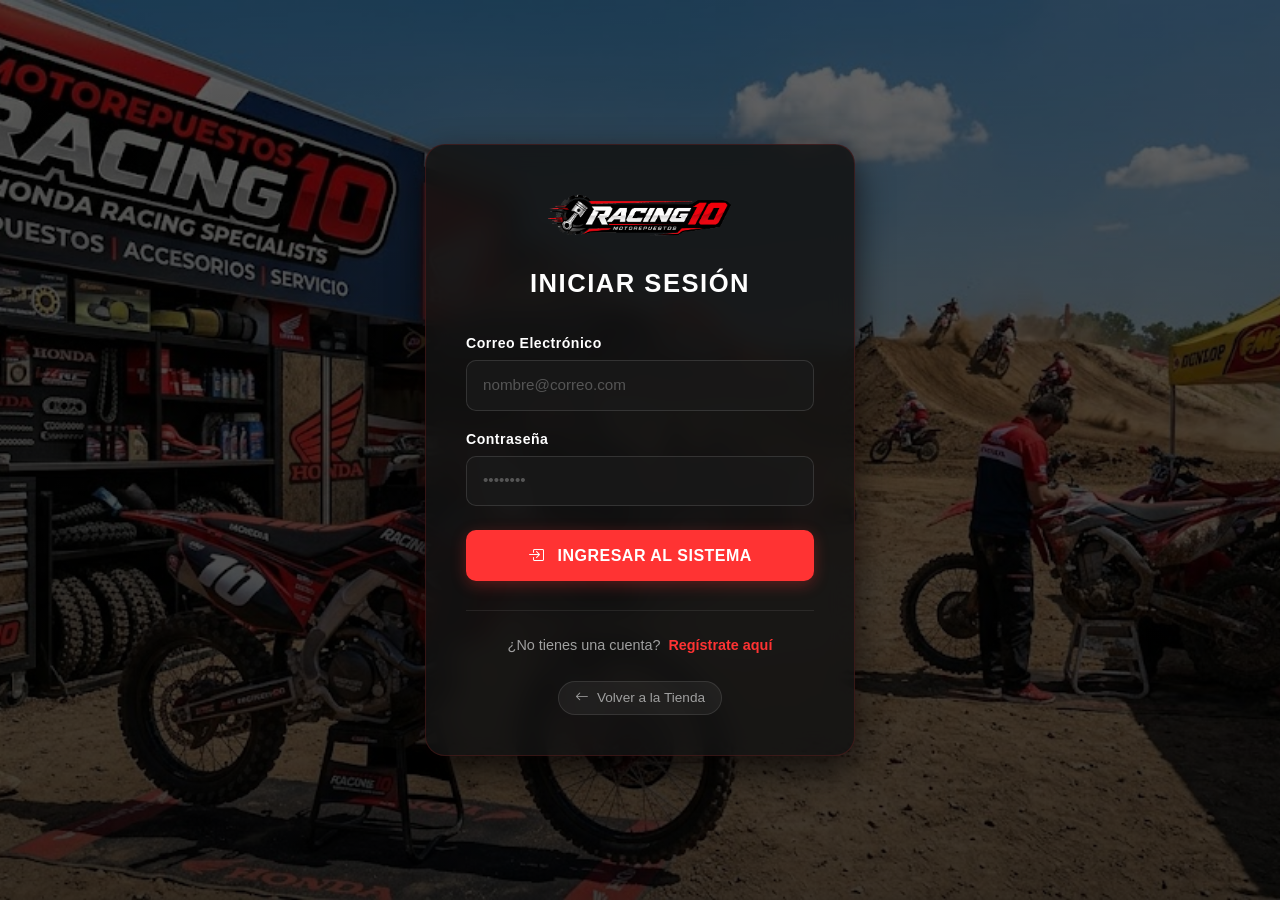
<file: pages/vendedor/vendedor-dashboard.html>
<!DOCTYPE html>
<html lang="es">
<head>
<meta charset="UTF-8">
<meta name="viewport" content="width=device-width, initial-scale=1.0">
<title>Dashboard | Vendedor — MotoRepRacing10</title>
<link href="https://cdn.jsdelivr.net/npm/bootstrap-icons@1.11.1/font/bootstrap-icons.css" rel="stylesheet">
<style>
:root {
  --rojo:       #DC0000;
  --rojo-vivo:  #FF2424;
  --negro:      #080808;
  --panel:      #111111;
  --card:       #161616;
  --borde:      rgba(255,255,255,0.07);
  --texto:      #F0F0F0;
  --muted:      #777;
  --verde:      #22C55E;
  --amarillo:   #F59E0B;
  --azul:       #3B82F6;
}
*,*::before,*::after{box-sizing:border-box;margin:0;padding:0;}
html{scroll-behavior:smooth;}
body{font-family:'Segoe UI',system-ui,sans-serif;background:var(--negro);color:var(--texto);min-height:100vh;}

/* NAV */
.nav{
  position:sticky;top:0;z-index:100;
  background:rgba(8,8,8,0.95);backdrop-filter:blur(16px);
  border-bottom:1px solid rgba(220,0,0,0.3);
  display:flex;align-items:center;justify-content:space-between;
  padding:0 2rem;height:64px;
}
.nav-brand{font-weight:900;font-size:1.1rem;letter-spacing:-0.02em;color:#fff;}
.nav-brand span{color:var(--rojo-vivo);}
.nav-links{display:flex;gap:4px;}
.nav-links a{
  padding:6px 14px;border-radius:6px;font-size:0.875rem;font-weight:500;
  color:var(--muted);text-decoration:none;transition:all .2s;
}
.nav-links a:hover{color:#fff;background:rgba(255,255,255,0.05);}
.nav-links a.activo{color:var(--rojo-vivo);background:rgba(220,0,0,0.1);}
.nav-right{display:flex;align-items:center;gap:10px;}
.nav-usuario{
  display:flex;align-items:center;gap:8px;
  background:var(--card);border:var(--borde) solid 1px;
  border-radius:8px;padding:6px 12px;font-size:0.82rem;color:var(--muted);
}
.nav-avatar{
  width:28px;height:28px;border-radius:50%;
  background:linear-gradient(135deg,var(--rojo),#800);
  display:flex;align-items:center;justify-content:center;
  font-size:11px;font-weight:800;color:#fff;
}
.btn-salir{
  background:rgba(220,0,0,0.08);border:1px solid rgba(220,0,0,0.3);
  color:#f87171;border-radius:7px;padding:6px 14px;
  font-size:0.82rem;font-weight:600;cursor:pointer;transition:all .2s;
}
.btn-salir:hover{background:rgba(220,0,0,0.18);color:#fff;}

/* LAYOUT */
.contenedor{max-width:1280px;margin:0 auto;padding:2.5rem 2rem;}
.page-header{margin-bottom:2rem;}
.page-header h1{font-size:1.6rem;font-weight:800;letter-spacing:-0.02em;}
.page-header p{color:var(--muted);font-size:0.9rem;margin-top:4px;}

/* MÉTRICAS */
.metricas{display:grid;grid-template-columns:repeat(4,1fr);gap:1rem;margin-bottom:2rem;}
.metrica{
  background:var(--card);border:1px solid var(--borde);
  border-radius:12px;padding:1.25rem 1.5rem;
  border-left:3px solid var(--borde);
  transition:transform .2s;
}
.metrica:hover{transform:translateY(-2px);}
.metrica.amarillo{border-left-color:var(--amarillo);}
.metrica.azul{border-left-color:var(--azul);}
.metrica.verde{border-left-color:var(--verde);}
.metrica.rojo{border-left-color:var(--rojo-vivo);}
.metrica-label{font-size:0.75rem;font-weight:700;text-transform:uppercase;letter-spacing:.08em;color:var(--muted);margin-bottom:8px;}
.metrica-num{font-size:2.4rem;font-weight:900;line-height:1;letter-spacing:-0.03em;}
.metrica.amarillo .metrica-num{color:var(--amarillo);}
.metrica.azul .metrica-num{color:var(--azul);}
.metrica.verde .metrica-num{color:var(--verde);}
.metrica.rojo .metrica-num{color:var(--rojo-vivo);}
.metrica-sub{font-size:0.75rem;color:var(--muted);margin-top:4px;}

/* GRILLA DOS COLUMNAS */
.grid-2{display:grid;grid-template-columns:1fr 360px;gap:1.5rem;align-items:start;}

/* PANEL */
.panel{background:var(--panel);border:1px solid var(--borde);border-radius:14px;overflow:hidden;}
.panel-header{
  padding:1.25rem 1.5rem;border-bottom:1px solid var(--borde);
  display:flex;align-items:center;justify-content:space-between;
}
.panel-title{font-size:0.85rem;font-weight:700;text-transform:uppercase;letter-spacing:.06em;color:var(--muted);}
.panel-body{padding:1.25rem 1.5rem;}

/* TABLA */
table{width:100%;border-collapse:collapse;}
thead th{
  font-size:0.72rem;font-weight:700;text-transform:uppercase;letter-spacing:.06em;
  color:var(--muted);padding:0 1.5rem 10px;text-align:left;
}
tbody tr{border-top:1px solid var(--borde);transition:background .15s;}
tbody tr:hover{background:rgba(255,255,255,0.02);}
tbody td{padding:12px 1.5rem;font-size:0.875rem;}
.td-id{color:var(--rojo-vivo);font-weight:700;font-family:monospace;}
.td-cliente{font-weight:600;}
.td-total{font-weight:700;color:#fff;}
.td-fecha{color:var(--muted);font-size:0.8rem;}

/* BADGES */
.badge{display:inline-flex;align-items:center;gap:4px;padding:3px 10px;border-radius:999px;font-size:0.72rem;font-weight:700;letter-spacing:.04em;}
.badge-pendiente{background:rgba(245,158,11,.15);color:#fbbf24;}
.badge-confirmado{background:rgba(59,130,246,.15);color:#60a5fa;}
.badge-proceso{background:rgba(139,92,246,.15);color:#a78bfa;}
.badge-enviado{background:rgba(6,182,212,.15);color:#22d3ee;}
.badge-entregado{background:rgba(34,197,94,.15);color:#4ade80;}
.badge-cancelado{background:rgba(220,0,0,.15);color:#f87171;}

/* ACCIONES RÁPIDAS */
.acciones-lista{display:flex;flex-direction:column;gap:8px;}
.accion-btn{
  display:flex;align-items:center;gap:12px;
  background:var(--card);border:1px solid var(--borde);
  border-radius:10px;padding:14px 16px;cursor:pointer;
  transition:all .2s;text-decoration:none;color:var(--texto);
  font-size:0.875rem;font-weight:600;
}
.accion-btn:hover{border-color:rgba(220,0,0,0.4);background:rgba(220,0,0,0.05);color:#fff;}
.accion-icon{
  width:36px;height:36px;border-radius:8px;
  display:flex;align-items:center;justify-content:center;
  font-size:1rem;flex-shrink:0;
}
.accion-icon.rojo{background:rgba(220,0,0,.15);color:var(--rojo-vivo);}
.accion-icon.verde{background:rgba(34,197,94,.15);color:var(--verde);}
.accion-icon.azul{background:rgba(59,130,246,.15);color:var(--azul);}
.accion-icon.amarillo{background:rgba(245,158,11,.15);color:var(--amarillo);}
.accion-info{flex:1;}
.accion-desc{font-size:0.75rem;color:var(--muted);font-weight:400;margin-top:1px;}

/* STOCK ALERTAS */
.stock-item{
  display:flex;align-items:center;justify-content:space-between;
  padding:10px 0;border-bottom:1px solid var(--borde);
}
.stock-item:last-child{border-bottom:none;}
.stock-nombre{font-size:0.85rem;font-weight:600;}
.stock-cant{font-size:0.8rem;color:#f87171;font-weight:700;}

/* SPINNER */
.spinner{display:inline-block;width:16px;height:16px;border:2px solid rgba(220,0,0,.2);border-top-color:var(--rojo-vivo);border-radius:50%;animation:spin .6s linear infinite;}
@keyframes spin{to{transform:rotate(360deg);}}
.cargando{display:flex;align-items:center;gap:8px;color:var(--muted);font-size:0.85rem;padding:1.5rem 0;}

/* TOAST */
.toasts{position:fixed;bottom:1.5rem;right:1.5rem;z-index:9999;display:flex;flex-direction:column;gap:8px;}
.toast{
  background:#1a1a1a;border:1px solid var(--borde);border-radius:10px;
  padding:12px 18px;font-size:0.85rem;font-weight:600;
  display:flex;align-items:center;gap:10px;min-width:260px;
  box-shadow:0 8px 24px rgba(0,0,0,.6);
  transform:translateX(120%);transition:transform .3s cubic-bezier(.34,1.56,.64,1);
}
.toast.show{transform:translateX(0);}
.toast.verde{border-left:3px solid var(--verde);}
.toast.rojo{border-left:3px solid var(--rojo-vivo);}
.toast.amarillo{border-left:3px solid var(--amarillo);}

/* LINK */
.link-ver{font-size:0.8rem;color:var(--rojo-vivo);text-decoration:none;font-weight:600;}
.link-ver:hover{text-decoration:underline;}

@media(max-width:900px){
  .metricas{grid-template-columns:repeat(2,1fr);}
  .grid-2{grid-template-columns:1fr;}
}
@media(max-width:500px){
  .metricas{grid-template-columns:1fr;}
  .contenedor{padding:1.5rem 1rem;}
}
</style>
</head>
<body>

<nav class="nav">
  <span class="nav-brand"><span>RACING</span>10 · Vendedor</span>
  <div class="nav-links">
    <a href="vendedor-dashboard.html" class="activo">Dashboard</a>
    <a href="vendedor-productos.html">Productos</a>
    <a href="vendedor-pedidos.html">Pedidos</a>
    <a href="vendedor-envios.html">Envíos</a>
  </div>
  <div class="nav-right">
    <div class="nav-usuario">
      <div class="nav-avatar" id="avatar-inicial">V</div>
      <span id="nav-nombre">Vendedor</span>
    </div>
    <button class="btn-salir" onclick="cerrarSesion()"><i class="bi bi-box-arrow-right"></i> Salir</button>
  </div>
</nav>

<div class="contenedor">
  <div class="page-header">
    <h1>Dashboard</h1>
    <p>Resumen operativo — <span id="fecha-hoy"></span></p>
  </div>

  <!-- MÉTRICAS -->
  <div class="metricas">
    <div class="metrica amarillo">
      <div class="metrica-label">Pendientes</div>
      <div class="metrica-num" id="m-pendientes">—</div>
      <div class="metrica-sub">Esperando confirmación</div>
    </div>
    <div class="metrica azul">
      <div class="metrica-label">En proceso</div>
      <div class="metrica-num" id="m-proceso">—</div>
      <div class="metrica-sub">Confirmados y preparando</div>
    </div>
    <div class="metrica verde">
      <div class="metrica-label">Entregados</div>
      <div class="metrica-num" id="m-entregados">—</div>
      <div class="metrica-sub">Completados hoy/total</div>
    </div>
    <div class="metrica rojo">
      <div class="metrica-label">Total pedidos</div>
      <div class="metrica-num" id="m-total">—</div>
      <div class="metrica-sub">En el sistema</div>
    </div>
  </div>

  <div class="grid-2">
    <!-- PEDIDOS RECIENTES -->
    <div class="panel">
      <div class="panel-header">
        <span class="panel-title">Pedidos recientes</span>
        <a href="vendedor-pedidos.html" class="link-ver">Ver todos →</a>
      </div>
      <div id="tabla-wrap">
        <div class="cargando" style="padding:1.5rem;">
          <div class="spinner"></div> Cargando pedidos...
        </div>
      </div>
    </div>

    <!-- SIDEBAR -->
    <div style="display:flex;flex-direction:column;gap:1.5rem;">

      <!-- ACCIONES RÁPIDAS -->
      <div class="panel">
        <div class="panel-header">
          <span class="panel-title">Acciones rápidas</span>
        </div>
        <div class="panel-body">
          <div class="acciones-lista">
            <a href="vendedor-pedidos.html?venta=1" class="accion-btn">
              <div class="accion-icon rojo"><i class="bi bi-cart-plus-fill"></i></div>
              <div class="accion-info">
                <div>Nueva venta presencial</div>
                <div class="accion-desc">Cliente en tienda, sin login</div>
              </div>
              <i class="bi bi-chevron-right" style="color:var(--muted);font-size:.8rem;"></i>
            </a>
            <a href="vendedor-pedidos.html" class="accion-btn">
              <div class="accion-icon azul"><i class="bi bi-list-check"></i></div>
              <div class="accion-info">
                <div>Gestionar pedidos</div>
                <div class="accion-desc">Cambiar estados y pagos</div>
              </div>
              <i class="bi bi-chevron-right" style="color:var(--muted);font-size:.8rem;"></i>
            </a>
            <a href="vendedor-envios.html" class="accion-btn">
              <div class="accion-icon verde"><i class="bi bi-truck"></i></div>
              <div class="accion-info">
                <div>Registrar envío</div>
                <div class="accion-desc">Crear tracking y despacho</div>
              </div>
              <i class="bi bi-chevron-right" style="color:var(--muted);font-size:.8rem;"></i>
            </a>
            <a href="vendedor-productos.html" class="accion-btn">
              <div class="accion-icon amarillo"><i class="bi bi-box-seam"></i></div>
              <div class="accion-info">
                <div>Catálogo</div>
                <div class="accion-desc">Ver stock y precios</div>
              </div>
              <i class="bi bi-chevron-right" style="color:var(--muted);font-size:.8rem;"></i>
            </a>
          </div>
        </div>
      </div>

      <!-- STOCK BAJO -->
      <div class="panel">
        <div class="panel-header">
          <span class="panel-title">⚠ Stock bajo</span>
        </div>
        <div class="panel-body" id="stock-bajo-wrap">
          <div class="cargando"><div class="spinner"></div> Verificando...</div>
        </div>
      </div>

    </div>
  </div>
</div>

<div class="toasts" id="toasts"></div>

<script src="../../assets/js/api.js"></script>
<script src="../../assets/js/auth.js"></script>
<script>
const API = 'http://localhost:8000/api';

const ESTADOS = {
  9:'Pendiente',10:'Confirmado',11:'En proceso',
  12:'Enviado',13:'Entregado',14:'Cancelado'
};
const BADGE_CLS = {
  9:'badge-pendiente',10:'badge-confirmado',11:'badge-proceso',
  12:'badge-enviado',13:'badge-entregado',14:'badge-cancelado'
};

function toast(msg, tipo='verde'){
  const t = document.createElement('div');
  t.className = `toast ${tipo}`;
  t.innerHTML = `<i class="bi bi-${tipo==='verde'?'check-circle':'exclamation-circle'}" style="color:var(--${tipo==='verde'?'verde':tipo==='amarillo'?'amarillo':'rojo-vivo'})"></i> ${msg}`;
  document.getElementById('toasts').appendChild(t);
  requestAnimationFrame(()=>t.classList.add('show'));
  setTimeout(()=>{t.classList.remove('show');setTimeout(()=>t.remove(),400);},3000);
}

function fmtFecha(f){
  if(!f) return '—';
  const d=f.split(' ')[0].split('-');
  return d.length===3?`${d[2]}/${d[1]}/${d[0]}`:f.substring(0,10);
}

document.addEventListener('DOMContentLoaded',()=>{
  verificarRol(3);
  const u = obtenerUsuario();
  if(u){
    const nombre = u.name||u.nombre||'Vendedor';
    document.getElementById('nav-nombre').textContent = nombre.split(' ')[0];
    document.getElementById('avatar-inicial').textContent = nombre.charAt(0).toUpperCase();
  }
  document.getElementById('fecha-hoy').textContent = new Date().toLocaleDateString('es-BO',{weekday:'long',day:'numeric',month:'long'});
  cargarDashboard();
});

async function cargarDashboard(){
  try{
    const r = await fetch(`${API}/pedidos`,{
      headers:{'Authorization':'Bearer '+obtenerToken(),'Accept':'application/json'}
    });
    if(r.status===401){cerrarSesion();return;}
    const datos = await r.json();
    const lista = Array.isArray(datos.data)?datos.data:(datos.data?.data??[]);

    document.getElementById('m-total').textContent      = lista.length;
    document.getElementById('m-pendientes').textContent = lista.filter(p=>p.estado_id==9).length;
    document.getElementById('m-proceso').textContent    = lista.filter(p=>p.estado_id==10||p.estado_id==11).length;
    document.getElementById('m-entregados').textContent = lista.filter(p=>p.estado_id==13).length;

    const recientes = lista.slice(0,8);
    const wrap = document.getElementById('tabla-wrap');

    if(!recientes.length){
      wrap.innerHTML='<div class="cargando" style="padding:1.5rem;">Sin pedidos registrados aún.</div>';
      return;
    }

    wrap.innerHTML=`<table>
      <thead><tr>
        <th>Pedido</th><th>Cliente</th><th>Total</th><th>Estado</th><th>Fecha</th>
      </tr></thead>
      <tbody>
        ${recientes.map(p=>{
          const u=p.usuario||p.user;
          const cliente=u?`${u.name} ${u.apellido_paterno??''}`:`#${p.user_id}`;
          return `<tr>
            <td class="td-id">#${p.id}</td>
            <td class="td-cliente">${cliente}</td>
            <td class="td-total">Bs.${parseFloat(p.total||0).toFixed(2)}</td>
            <td><span class="badge ${BADGE_CLS[p.estado_id]||'badge-pendiente'}">${ESTADOS[p.estado_id]||'—'}</span></td>
            <td class="td-fecha">${fmtFecha(p.fecha_pedido||p.created_at)}</td>
          </tr>`;
        }).join('')}
      </tbody>
    </table>`;

    // Stock bajo
    const rProd = await fetch(`${API}/productos?page=1`,{
      headers:{'Authorization':'Bearer '+obtenerToken(),'Accept':'application/json'}
    });
    const dProd = await rProd.json();
    const prods = dProd.data?.data??[];
    const bajos = prods.filter(p=>(p.stock?.cantidad_actual??0)<=5);
    const sbWrap = document.getElementById('stock-bajo-wrap');

    if(!bajos.length){
      sbWrap.innerHTML='<p style="color:var(--verde);font-size:.85rem;"><i class="bi bi-check-circle-fill"></i> Stock en niveles normales</p>';
    } else {
      sbWrap.innerHTML=bajos.slice(0,5).map(p=>`
        <div class="stock-item">
          <span class="stock-nombre">${p.nombre}</span>
          <span class="stock-cant">${p.stock?.cantidad_actual??0} uds</span>
        </div>`).join('');
    }

  }catch(e){
    console.error(e);
    toast('Error al conectar con el servidor','rojo');
  }
}
</script>
</body>
</html>
</file>
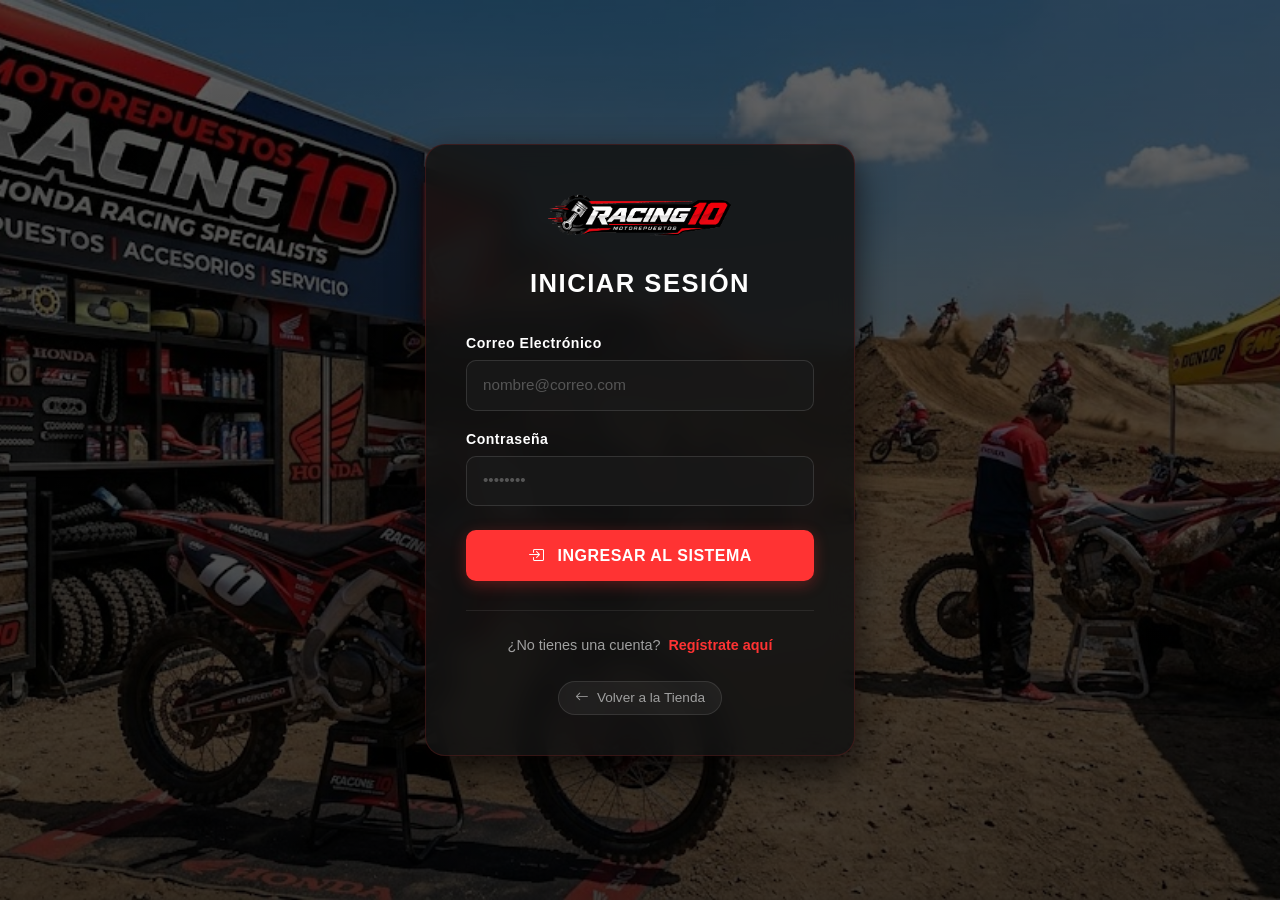
<file: pages/vendedor/vendedor-envios.html>
<!DOCTYPE html>
<html lang="es">
<head>
<meta charset="UTF-8">
<meta name="viewport" content="width=device-width, initial-scale=1.0">
<title>Envíos | Vendedor — MotoRepRacing10</title>
<link href="https://cdn.jsdelivr.net/npm/bootstrap-icons@1.11.1/font/bootstrap-icons.css" rel="stylesheet">
<style>
:root{--rojo:#DC0000;--rojo-vivo:#FF2424;--negro:#080808;--panel:#111111;--card:#161616;--card2:#1c1c1c;--borde:rgba(255,255,255,0.07);--texto:#F0F0F0;--muted:#777;--verde:#22C55E;--amarillo:#F59E0B;--azul:#3B82F6;--cian:#06B6D4;}
*,*::before,*::after{box-sizing:border-box;margin:0;padding:0;}
body{font-family:'Segoe UI',system-ui,sans-serif;background:var(--negro);color:var(--texto);min-height:100vh;}
.nav{position:sticky;top:0;z-index:100;background:rgba(8,8,8,.95);backdrop-filter:blur(16px);border-bottom:1px solid rgba(220,0,0,.3);display:flex;align-items:center;justify-content:space-between;padding:0 2rem;height:64px;}
.nav-brand{font-weight:900;font-size:1.1rem;letter-spacing:-.02em;color:#fff;}
.nav-brand span{color:var(--rojo-vivo);}
.nav-links{display:flex;gap:4px;}
.nav-links a{padding:6px 14px;border-radius:6px;font-size:.875rem;font-weight:500;color:var(--muted);text-decoration:none;transition:all .2s;}
.nav-links a:hover{color:#fff;background:rgba(255,255,255,.05);}
.nav-links a.activo{color:var(--rojo-vivo);background:rgba(220,0,0,.1);}
.btn-salir{background:rgba(220,0,0,.08);border:1px solid rgba(220,0,0,.3);color:#f87171;border-radius:7px;padding:6px 14px;font-size:.82rem;font-weight:600;cursor:pointer;transition:all .2s;}
.btn-salir:hover{background:rgba(220,0,0,.18);color:#fff;}
.contenedor{max-width:1280px;margin:0 auto;padding:2rem;}
.page-header{display:flex;align-items:center;justify-content:space-between;margin-bottom:1.5rem;flex-wrap:wrap;gap:1rem;}
.page-header h1{font-size:1.5rem;font-weight:800;letter-spacing:-.02em;}
.page-header p{color:var(--muted);font-size:.875rem;margin-top:2px;}
.btn-primary{background:linear-gradient(135deg,var(--rojo),#a00);color:#fff;border:none;border-radius:9px;padding:10px 20px;font-size:.875rem;font-weight:700;cursor:pointer;display:inline-flex;align-items:center;gap:8px;transition:all .2s;}
.btn-primary:hover{filter:brightness(1.15);transform:translateY(-1px);}
.btn-secondary{background:rgba(255,255,255,.05);border:1px solid var(--borde);color:var(--texto);border-radius:9px;padding:10px 20px;font-size:.875rem;font-weight:600;cursor:pointer;display:inline-flex;align-items:center;gap:8px;transition:all .2s;}
.btn-secondary:hover{background:rgba(255,255,255,.08);}
.btn-sm{padding:6px 14px;font-size:.8rem;}
.filtros-row{display:flex;gap:10px;margin-bottom:1.5rem;flex-wrap:wrap;}
.input-buscar{background:var(--card);border:1px solid var(--borde);color:var(--texto);border-radius:8px;padding:8px 14px;font-size:.85rem;flex:1;min-width:200px;}
.input-buscar:focus{outline:none;border-color:rgba(220,0,0,.5);}
.input-buscar::placeholder{color:var(--muted);}
.filtro-select{background:var(--card);border:1px solid var(--borde);color:var(--texto);border-radius:8px;padding:8px 14px;font-size:.85rem;cursor:pointer;}
.filtro-select:focus{outline:none;border-color:rgba(220,0,0,.5);}
/* PANEL */
.panel{background:var(--panel);border:1px solid var(--borde);border-radius:14px;overflow:hidden;margin-bottom:1.5rem;}
.panel-header{padding:1.1rem 1.5rem;border-bottom:1px solid var(--borde);display:flex;align-items:center;justify-content:space-between;}
.panel-title{font-size:.82rem;font-weight:700;text-transform:uppercase;letter-spacing:.06em;color:var(--muted);}
/* TABLA */
.tabla-wrap{overflow-x:auto;}
table{width:100%;border-collapse:collapse;}
thead th{font-size:.72rem;font-weight:700;text-transform:uppercase;letter-spacing:.06em;color:var(--muted);padding:0 1.25rem 10px;text-align:left;white-space:nowrap;}
tbody tr{border-top:1px solid var(--borde);transition:background .15s;}
tbody tr:hover{background:rgba(255,255,255,.02);}
tbody td{padding:11px 1.25rem;font-size:.85rem;vertical-align:middle;}
.td-id{color:var(--rojo-vivo);font-weight:700;font-family:monospace;}
.td-muted{color:var(--muted);font-size:.78rem;}
.tracking-code{font-family:monospace;font-size:.82rem;background:var(--card2);border-radius:5px;padding:3px 8px;color:var(--cian);}
/* BADGES */
.badge{display:inline-flex;align-items:center;gap:4px;padding:3px 10px;border-radius:999px;font-size:.72rem;font-weight:700;}
.badge-pendiente{background:rgba(245,158,11,.15);color:#fbbf24;}
.badge-transito{background:rgba(6,182,212,.15);color:#22d3ee;}
.badge-entregado{background:rgba(34,197,94,.15);color:#4ade80;}
.badge-retiro{background:rgba(139,92,246,.15);color:#a78bfa;}
/* DRAWER */
.overlay{position:fixed;inset:0;background:rgba(0,0,0,.7);backdrop-filter:blur(4px);z-index:200;opacity:0;pointer-events:none;transition:opacity .3s;}
.overlay.visible{opacity:1;pointer-events:all;}
.drawer{position:fixed;top:0;right:0;bottom:0;width:520px;max-width:95vw;background:#101010;border-left:1px solid var(--borde);z-index:201;display:flex;flex-direction:column;transform:translateX(100%);transition:transform .3s cubic-bezier(.4,0,.2,1);}
.drawer.visible{transform:translateX(0);}
.drawer-header{padding:1.25rem 1.5rem;border-bottom:1px solid var(--borde);display:flex;align-items:center;justify-content:space-between;flex-shrink:0;}
.drawer-header h2{font-size:1rem;font-weight:700;}
.drawer-body{flex:1;overflow-y:auto;padding:1.5rem;}
.drawer-footer{padding:1.25rem 1.5rem;border-top:1px solid var(--borde);display:flex;gap:10px;flex-shrink:0;}
.btn-icon{background:none;border:none;cursor:pointer;color:var(--muted);padding:4px 8px;border-radius:5px;transition:all .2s;font-size:.9rem;}
.btn-icon:hover{color:#fff;}
/* FORM */
.form-group{margin-bottom:1.1rem;}
.form-label{display:block;font-size:.75rem;font-weight:700;text-transform:uppercase;letter-spacing:.05em;color:var(--muted);margin-bottom:6px;}
.form-input,.form-select-dark{width:100%;background:var(--card2);border:1px solid var(--borde);color:var(--texto);border-radius:8px;padding:10px 14px;font-size:.875rem;transition:border-color .2s;font-family:inherit;}
.form-input:focus,.form-select-dark:focus{outline:none;border-color:rgba(220,0,0,.5);}
.form-input::placeholder{color:var(--muted);}
.form-row{display:grid;grid-template-columns:1fr 1fr;gap:12px;}
.sep{height:1px;background:var(--borde);margin:.75rem 0;}
.seccion-label{font-size:.72rem;font-weight:700;text-transform:uppercase;letter-spacing:.08em;color:var(--muted);margin-bottom:10px;}
/* DETALLE */
.info-row{display:flex;justify-content:space-between;padding:8px 0;border-bottom:1px solid var(--borde);font-size:.85rem;}
.info-row:last-child{border-bottom:none;}
.info-label{color:var(--muted);}
.info-val{font-weight:600;}
/* TIMELINE */
.timeline{display:flex;justify-content:space-between;margin:1rem 0;position:relative;}
.timeline::before{content:'';position:absolute;top:10px;left:10%;right:10%;height:2px;background:var(--borde);z-index:0;}
.t-step{flex:1;text-align:center;position:relative;z-index:1;}
.t-dot{width:22px;height:22px;border-radius:50%;border:2px solid var(--borde);background:var(--card2);margin:0 auto 6px;transition:all .3s;position:relative;z-index:1;}
.t-step.done .t-dot{background:var(--verde);border-color:var(--verde);}
.t-step.done .t-dot::after{content:'✓';position:absolute;inset:0;display:flex;align-items:center;justify-content:center;font-size:10px;color:#fff;}
.t-step.active .t-dot{background:var(--rojo);border-color:var(--rojo);box-shadow:0 0 10px rgba(220,0,0,.4);}
.t-lbl{font-size:.68rem;color:var(--muted);line-height:1.2;}
.t-step.done .t-lbl,.t-step.active .t-lbl{color:#fff;}
/* MISC */
.spinner{display:inline-block;width:16px;height:16px;border:2px solid rgba(220,0,0,.2);border-top-color:var(--rojo-vivo);border-radius:50%;animation:spin .6s linear infinite;}
@keyframes spin{to{transform:rotate(360deg);}}
.cargando{display:flex;align-items:center;gap:8px;color:var(--muted);font-size:.85rem;padding:2rem 1.5rem;}
.empty{text-align:center;padding:3rem 1rem;color:var(--muted);}
.empty i{font-size:2rem;display:block;margin-bottom:8px;}
.toasts{position:fixed;bottom:1.5rem;right:1.5rem;z-index:9999;display:flex;flex-direction:column;gap:8px;}
.toast{background:#1a1a1a;border:1px solid var(--borde);border-radius:10px;padding:12px 18px;font-size:.85rem;font-weight:600;display:flex;align-items:center;gap:10px;min-width:260px;box-shadow:0 8px 24px rgba(0,0,0,.6);transform:translateX(120%);transition:transform .3s cubic-bezier(.34,1.56,.64,1);}
.toast.show{transform:translateX(0);}
.toast.verde{border-left:3px solid var(--verde);}
.toast.rojo{border-left:3px solid var(--rojo-vivo);}
.toast.amarillo{border-left:3px solid var(--amarillo);}
@media(max-width:600px){.contenedor{padding:1rem;}.form-row{grid-template-columns:1fr;}}
</style>
</head>
<body>

<nav class="nav">
  <span class="nav-brand"><span>RACING</span>10 · Vendedor</span>
  <div class="nav-links">
    <a href="vendedor-dashboard.html">Dashboard</a>
    <a href="vendedor-productos.html">Productos</a>
    <a href="vendedor-pedidos.html">Pedidos</a>
    <a href="vendedor-envios.html" class="activo">Envíos</a>
  </div>
  <button class="btn-salir" onclick="cerrarSesion()"><i class="bi bi-box-arrow-right"></i> Salir</button>
</nav>

<div class="contenedor">
  <div class="page-header">
    <div>
      <h1>Gestión de Envíos</h1>
      <p>Registra despachos, actualiza tracking y controla el estado de entrega</p>
    </div>
    <button class="btn-primary" onclick="abrirNuevoEnvio()">
      <i class="bi bi-truck"></i> Registrar envío
    </button>
  </div>

  <!-- FILTROS -->
  <div class="filtros-row">
    <input type="text" class="input-buscar" id="filtro-buscar" placeholder="Buscar por pedido o código de tracking..." oninput="filtrarLocal()">
    <select class="filtro-select" id="filtro-metodo" onchange="filtrarLocal()">
      <option value="">Todos los métodos</option>
      <option value="delivery">Delivery</option>
      <option value="retiro">Retiro en tienda</option>
      <option value="encomienda">Encomienda</option>
    </select>
    <button class="btn-secondary btn-sm" onclick="cargarEnvios()"><i class="bi bi-arrow-clockwise"></i> Recargar</button>
  </div>

  <!-- TABLA -->
  <div class="panel">
    <div class="panel-header">
      <span class="panel-title">Envíos registrados</span>
      <span id="info-total" style="font-size:.8rem;color:var(--muted);">0 envíos</span>
    </div>
    <div class="tabla-wrap">
      <table>
        <thead>
          <tr>
            <th>Pedido</th>
            <th>Cliente</th>
            <th>Método</th>
            <th>Empresa</th>
            <th>Tracking</th>
            <th>Estado</th>
            <th>Fecha envío</th>
            <th style="text-align:center;">Acción</th>
          </tr>
        </thead>
        <tbody id="tabla-body">
          <tr><td colspan="8"><div class="cargando"><div class="spinner"></div> Cargando envíos...</div></td></tr>
        </tbody>
      </table>
    </div>
  </div>

  <!-- PEDIDOS SIN ENVÍO -->
  <div class="panel">
    <div class="panel-header">
      <span class="panel-title">⚡ Pedidos listos para despachar</span>
      <span id="sin-envio-count" style="font-size:.8rem;color:var(--amarillo);">—</span>
    </div>
    <div class="tabla-wrap">
      <table>
        <thead>
          <tr><th>Pedido</th><th>Cliente</th><th>Total</th><th>Estado</th><th style="text-align:center;">Crear envío</th></tr>
        </thead>
        <tbody id="tabla-sin-envio">
          <tr><td colspan="5"><div class="cargando"><div class="spinner"></div> Verificando...</div></td></tr>
        </tbody>
      </table>
    </div>
  </div>
</div>

<!-- DRAWER: NUEVO ENVÍO -->
<div class="overlay" id="overlay-nuevo" onclick="cerrarNuevo()"></div>
<div class="drawer" id="drawer-nuevo">
  <div class="drawer-header">
    <h2><i class="bi bi-truck" style="color:var(--verde);margin-right:8px;"></i> Registrar envío</h2>
    <button class="btn-icon" onclick="cerrarNuevo()"><i class="bi bi-x-lg"></i></button>
  </div>
  <div class="drawer-body">
    <div class="form-group">
      <label class="form-label">Pedido *</label>
      <select class="form-select-dark" id="env-pedido-id">
        <option value="">Seleccionar pedido...</option>
      </select>
    </div>

    <div class="sep"></div>
    <div class="seccion-label"><i class="bi bi-truck"></i> Datos del envío</div>

    <div class="form-group">
      <label class="form-label">Método de envío *</label>
      <select class="form-select-dark" id="env-metodo">
        <option value="Delivery local">Delivery local</option>
        <option value="Encomienda">Encomienda</option>
        <option value="Retiro en tienda">Retiro en tienda</option>
      </select>
    </div>
    <div class="form-row">
      <div class="form-group">
        <label class="form-label">Empresa de envío</label>
        <input type="text" class="form-input" id="env-empresa" placeholder="Ej: Trans Copacabana">
      </div>
      <div class="form-group">
        <label class="form-label">Costo de envío (Bs.)</label>
        <input type="number" class="form-input" id="env-costo" value="20" min="0" step="0.01">
      </div>
    </div>
    <div class="form-group">
      <label class="form-label">Código de tracking</label>
      <input type="text" class="form-input" id="env-tracking" placeholder="Ej: ENV-2026-001">
    </div>
    <div class="form-row">
      <div class="form-group">
        <label class="form-label">Fecha de envío</label>
        <input type="date" class="form-input" id="env-fecha-envio">
      </div>
      <div class="form-group">
        <label class="form-label">Fecha estimada entrega</label>
        <input type="date" class="form-input" id="env-fecha-entrega">
      </div>
    </div>
    <div class="form-group">
      <label class="form-label">Estado del envío</label>
      <select class="form-select-dark" id="env-estado">
        <option value="36">Pendiente de despacho</option>
        <option value="37">En tránsito</option>
        <option value="38">Entregado</option>
      </select>
    </div>
  </div>
  <div class="drawer-footer">
    <button class="btn-secondary" style="flex:1;" onclick="cerrarNuevo()">Cancelar</button>
    <button class="btn-primary" style="flex:1;" id="btn-crear-envio" onclick="crearEnvio()">
      <i class="bi bi-truck"></i> Registrar envío
    </button>
  </div>
</div>

<!-- DRAWER: ACTUALIZAR ENVÍO -->
<div class="overlay" id="overlay-editar" onclick="cerrarEditar()"></div>
<div class="drawer" id="drawer-editar">
  <div class="drawer-header">
    <h2 id="editar-titulo">Actualizar envío</h2>
    <button class="btn-icon" onclick="cerrarEditar()"><i class="bi bi-x-lg"></i></button>
  </div>
  <div class="drawer-body" id="drawer-editar-body"></div>
  <div class="drawer-footer">
    <button class="btn-secondary" style="flex:1;" onclick="cerrarEditar()">Cerrar</button>
    <button class="btn-primary" style="flex:1;" id="btn-actualizar-envio" onclick="actualizarEnvio()">
      <i class="bi bi-check-circle"></i> Actualizar
    </button>
  </div>
</div>

<div class="toasts" id="toasts"></div>

<script src="../../assets/js/api.js"></script>
<script src="../../assets/js/auth.js"></script>
<script>
const API='http://localhost:8000/api';
let enviosCache=[];let pedidosSinEnvio=[];let envioEditId=null;

const ESTADO_ENVIO={36:'Pendiente',37:'En tránsito',38:'Entregado'};
const BADGE_ENVIO={36:'badge-pendiente',37:'badge-transito',38:'badge-entregado'};
const ESTADOS_PEDIDO={9:'Pendiente',10:'Confirmado',11:'En proceso',12:'Enviado',13:'Entregado'};

function toast(msg,tipo='verde'){
  const t=document.createElement('div');t.className=`toast ${tipo}`;
  const ic={verde:'check-circle',rojo:'exclamation-circle',amarillo:'exclamation-triangle'};
  const col={verde:'var(--verde)',rojo:'var(--rojo-vivo)',amarillo:'var(--amarillo)'};
  t.innerHTML=`<i class="bi bi-${ic[tipo]}" style="color:${col[tipo]}"></i> ${msg}`;
  document.getElementById('toasts').appendChild(t);
  requestAnimationFrame(()=>t.classList.add('show'));
  setTimeout(()=>{t.classList.remove('show');setTimeout(()=>t.remove(),400);},3200);
}
function hdrs(){return{'Authorization':'Bearer '+obtenerToken(),'Accept':'application/json','Content-Type':'application/json'};}
function fmtFecha(f){if(!f)return'—';const d=(f.split(' ')[0]).split('-');return d.length===3?`${d[2]}/${d[1]}/${d[0]}`:f.substring(0,10);}

document.addEventListener('DOMContentLoaded',()=>{
  verificarRol(3);
  // Fecha por defecto hoy
  const hoy=new Date().toISOString().split('T')[0];
  document.getElementById('env-fecha-envio').value=hoy;
  cargarEnvios();
  cargarPedidosSinEnvio();
});

/* ======= ENVÍOS ======= */
async function cargarEnvios(){
  document.getElementById('tabla-body').innerHTML=`<tr><td colspan="8"><div class="cargando"><div class="spinner"></div> Cargando...</div></td></tr>`;
  try{
    const r=await fetch(`${API}/envios`,{headers:hdrs()});
    if(r.status===401){cerrarSesion();return;}
    const d=await r.json();
    enviosCache=Array.isArray(d.data)?d.data:(d.data?.data??[]);
    document.getElementById('info-total').textContent=`${enviosCache.length} envíos`;
    renderTablaEnvios(enviosCache);
  }catch(e){
    console.error(e);
    document.getElementById('tabla-body').innerHTML=`<tr><td colspan="8"><div class="empty"><i class="bi bi-wifi-off"></i><p>Sin conexión</p></div></td></tr>`;
  }
}

function renderTablaEnvios(lista){
  const tbody=document.getElementById('tabla-body');
  if(!lista.length){
    tbody.innerHTML=`<tr><td colspan="8"><div class="empty"><i class="bi bi-truck"></i><p>Sin envíos registrados</p></div></td></tr>`;
    return;
  }
  tbody.innerHTML=lista.map(e=>{
    const pedido=e.pedido;
    const u=pedido?.usuario||pedido?.user;
    const cliente=u?`${u.name||''} ${u.apellido_paterno||''}`.trim():`Pedido #${e.pedido_id}`;
    const metodo=e.metodo_envio||'—';
    const esRetiro=metodo.toLowerCase().includes('retiro');
    return `<tr>
      <td class="td-id">#${e.pedido_id}</td>
      <td style="font-weight:600;">${cliente}</td>
      <td>${esRetiro?'<span style="color:var(--amarillo)"><i class="bi bi-shop"></i> Retiro</span>':'<span style="color:var(--cian)"><i class="bi bi-truck"></i> '+metodo+'</span>'}</td>
      <td class="td-muted">${e.empresa_envio||'—'}</td>
      <td>${e.codigo_seguimiento?`<span class="tracking-code">${e.codigo_seguimiento}</span>`:'<span class="td-muted">—</span>'}</td>
      <td><span class="badge ${BADGE_ENVIO[e.estado_id]||'badge-pendiente'}">${ESTADO_ENVIO[e.estado_id]||'—'}</span></td>
      <td class="td-muted">${fmtFecha(e.fecha_envio)}</td>
      <td style="text-align:center;">
        <button onclick="abrirEditar(${e.id})"
          style="background:rgba(59,130,246,.1);border:1px solid rgba(59,130,246,.3);color:var(--azul);border-radius:7px;padding:6px 14px;font-size:.8rem;font-weight:600;cursor:pointer;"
          onmouseover="this.style.background='rgba(59,130,246,.2)'" onmouseout="this.style.background='rgba(59,130,246,.1)'">
          <i class="bi bi-arrow-repeat"></i> Actualizar
        </button>
      </td>
    </tr>`;
  }).join('');
}

function filtrarLocal(){
  const txt=document.getElementById('filtro-buscar').value.toLowerCase();
  const metodo=document.getElementById('filtro-metodo').value.toLowerCase();
  let lista=enviosCache;
  if(txt) lista=lista.filter(e=>String(e.pedido_id).includes(txt)||(e.codigo_seguimiento||'').toLowerCase().includes(txt));
  if(metodo) lista=lista.filter(e=>(e.metodo_envio||'').toLowerCase().includes(metodo));
  document.getElementById('info-total').textContent=`${lista.length} envíos`;
  renderTablaEnvios(lista);
}

/* ======= PEDIDOS SIN ENVÍO ======= */
async function cargarPedidosSinEnvio(){
  try{
    const r=await fetch(`${API}/pedidos`,{headers:hdrs()});
    const d=await r.json();
    const todos=Array.isArray(d.data)?d.data:(d.data?.data??[]);
    // Pedidos confirmados (10) o en proceso (11) sin envío asignado
    pedidosSinEnvio=todos.filter(p=>(p.estado_id===10||p.estado_id===11)&&(!p.envios||p.envios.length===0));
    document.getElementById('sin-envio-count').textContent=`${pedidosSinEnvio.length} pendientes de despacho`;
    renderSinEnvio();
    // Popular select del drawer
    const sel=document.getElementById('env-pedido-id');
    sel.innerHTML='<option value="">Seleccionar pedido...</option>'+
      todos.filter(p=>p.estado_id!==13&&p.estado_id!==14).map(p=>`<option value="${p.id}">Pedido #${p.id} — Bs.${parseFloat(p.total||0).toFixed(2)}</option>`).join('');
  }catch(e){console.error(e);}
}

function renderSinEnvio(){
  const tbody=document.getElementById('tabla-sin-envio');
  if(!pedidosSinEnvio.length){
    tbody.innerHTML=`<tr><td colspan="5" style="text-align:center;padding:1.5rem;color:var(--verde);font-size:.85rem;"><i class="bi bi-check-circle-fill"></i> Todos los pedidos tienen envío asignado</td></tr>`;
    return;
  }
  const BADGE={9:'badge-pendiente',10:'badge-confirmado',11:'badge-proceso'};
  tbody.innerHTML=pedidosSinEnvio.map(p=>{
    const u=p.usuario||p.user;
    const cliente=u?`${u.name||''} ${u.apellido_paterno||''}`.trim():`#${p.user_id}`;
    return `<tr>
      <td class="td-id">#${p.id}</td>
      <td style="font-weight:600;">${cliente}</td>
      <td style="font-weight:700;">Bs.${parseFloat(p.total||0).toFixed(2)}</td>
      <td><span class="badge ${BADGE[p.estado_id]||'badge-pendiente'}">${ESTADOS_PEDIDO[p.estado_id]||'—'}</span></td>
      <td style="text-align:center;">
        <button onclick="abrirNuevoEnvioConPedido(${p.id})"
          style="background:rgba(34,197,94,.1);border:1px solid rgba(34,197,94,.3);color:var(--verde);border-radius:7px;padding:6px 14px;font-size:.8rem;font-weight:600;cursor:pointer;"
          onmouseover="this.style.background='rgba(34,197,94,.2)'" onmouseout="this.style.background='rgba(34,197,94,.1)'">
          <i class="bi bi-truck"></i> Despachar
        </button>
      </td>
    </tr>`;
  }).join('');
}

/* ======= DRAWER NUEVO ENVÍO ======= */
function abrirNuevoEnvio(){
  document.getElementById('env-pedido-id').value='';
  document.getElementById('overlay-nuevo').classList.add('visible');
  document.getElementById('drawer-nuevo').classList.add('visible');
}
function abrirNuevoEnvioConPedido(pedidoId){
  document.getElementById('env-pedido-id').value=pedidoId;
  // Generar tracking automático
  document.getElementById('env-tracking').value=`ENV-${new Date().getFullYear()}-${String(pedidoId).padStart(4,'0')}`;
  document.getElementById('overlay-nuevo').classList.add('visible');
  document.getElementById('drawer-nuevo').classList.add('visible');
}
function cerrarNuevo(){
  document.getElementById('overlay-nuevo').classList.remove('visible');
  document.getElementById('drawer-nuevo').classList.remove('visible');
}

async function crearEnvio(){
  const pedido_id=document.getElementById('env-pedido-id').value;
  if(!pedido_id){toast('Selecciona un pedido','amarillo');return;}
  const metodo_envio=document.getElementById('env-metodo').value;
  const empresa_envio=document.getElementById('env-empresa').value.trim();
  const costo_envio=parseFloat(document.getElementById('env-costo').value||0);
  const codigo_seguimiento=document.getElementById('env-tracking').value.trim();
  const fecha_envio=document.getElementById('env-fecha-envio').value;
  const fecha_entrega=document.getElementById('env-fecha-entrega').value;
  const estado_id=parseInt(document.getElementById('env-estado').value);

  const btn=document.getElementById('btn-crear-envio');
  btn.disabled=true;btn.innerHTML='<div class="spinner"></div>';
  try{
    const r=await fetch(`${API}/envios`,{
      method:'POST',headers:hdrs(),
      body:JSON.stringify({pedido_id,metodo_envio,empresa_envio,costo_envio,codigo_seguimiento,fecha_envio,fecha_entrega,estado_id})
    });
    const d=await r.json();
    if(!r.ok||!d.status) throw new Error(d.message||'Error al registrar envío');
    toast(`Envío registrado para pedido #${pedido_id}`,'verde');
    cerrarNuevo();
    cargarEnvios();
    cargarPedidosSinEnvio();
  }catch(e){toast(e.message,'rojo');}
  finally{btn.disabled=false;btn.innerHTML='<i class="bi bi-truck"></i> Registrar envío';}
}

/* ======= DRAWER EDITAR ENVÍO ======= */
function abrirEditar(id){
  const env=enviosCache.find(e=>e.id===id);
  if(!env)return;
  envioEditId=id;
  document.getElementById('editar-titulo').textContent=`Envío — Pedido #${env.pedido_id}`;

  // Calcular paso del timeline
  const paso=env.estado_id===38?3:env.estado_id===37?2:1;
  const pasos=['Preparando','En tránsito','Entregado'];
  const tlHtml=pasos.map((s,i)=>`
    <div class="t-step ${i<paso-1?'done':i===paso-1?'active':''}">
      <div class="t-dot"></div>
      <div class="t-lbl">${s}</div>
    </div>`).join('');

  document.getElementById('drawer-editar-body').innerHTML=`
    <div class="seccion-label">Estado actual</div>
    <div class="timeline">${tlHtml}</div>

    <div class="sep"></div>
    <div class="seccion-label">Información del envío</div>
    <div class="info-row"><span class="info-label">Pedido</span><span class="info-val td-id">#${env.pedido_id}</span></div>
    <div class="info-row"><span class="info-label">Método</span><span class="info-val">${env.metodo_envio||'—'}</span></div>
    <div class="info-row"><span class="info-label">Empresa</span><span class="info-val">${env.empresa_envio||'—'}</span></div>
    <div class="info-row"><span class="info-label">Tracking</span><span class="info-val"><span class="tracking-code">${env.codigo_seguimiento||'—'}</span></span></div>
    <div class="info-row"><span class="info-label">Costo</span><span class="info-val">Bs.${parseFloat(env.costo_envio||0).toFixed(2)}</span></div>
    <div class="info-row"><span class="info-label">Fecha envío</span><span class="info-val">${fmtFecha(env.fecha_envio)}</span></div>
    <div class="info-row"><span class="info-label">Entrega estimada</span><span class="info-val">${fmtFecha(env.fecha_entrega)}</span></div>

    <div class="sep"></div>
    <div class="seccion-label">Actualizar</div>
    <div class="form-group">
      <label class="form-label">Nuevo estado</label>
      <select class="form-select-dark" id="edit-env-estado">
        ${Object.entries(ESTADO_ENVIO).map(([k,v])=>`<option value="${k}" ${env.estado_id==k?'selected':''}>${v}</option>`).join('')}
      </select>
    </div>
    <div class="form-group">
      <label class="form-label">Código de tracking</label>
      <input type="text" class="form-input" id="edit-env-tracking" value="${env.codigo_seguimiento||''}">
    </div>
    <div class="form-group">
      <label class="form-label">Fecha de entrega real</label>
      <input type="date" class="form-input" id="edit-env-fecha-entrega" value="${env.fecha_entrega?env.fecha_entrega.split(' ')[0]:''}">
    </div>
  `;

  document.getElementById('overlay-editar').classList.add('visible');
  document.getElementById('drawer-editar').classList.add('visible');
}
function cerrarEditar(){
  document.getElementById('overlay-editar').classList.remove('visible');
  document.getElementById('drawer-editar').classList.remove('visible');
  envioEditId=null;
}

async function actualizarEnvio(){
  if(!envioEditId)return;
  const estado_id=parseInt(document.getElementById('edit-env-estado').value);
  const codigo_seguimiento=document.getElementById('edit-env-tracking').value.trim();
  const fecha_entrega=document.getElementById('edit-env-fecha-entrega').value;
  const btn=document.getElementById('btn-actualizar-envio');
  btn.disabled=true;btn.innerHTML='<div class="spinner"></div>';
  try{
    const r=await fetch(`${API}/envios/${envioEditId}`,{
      method:'PUT',headers:hdrs(),
      body:JSON.stringify({estado_id,codigo_seguimiento,fecha_entrega:fecha_entrega||undefined})
    });
    const d=await r.json();
    if(!r.ok||!d.status) throw new Error(d.message||'Error al actualizar');
    toast(`Envío #${envioEditId} actualizado — ${ESTADO_ENVIO[estado_id]}`,'verde');
    cerrarEditar();cargarEnvios();cargarPedidosSinEnvio();
  }catch(e){toast(e.message,'rojo');}
  finally{btn.disabled=false;btn.innerHTML='<i class="bi bi-check-circle"></i> Actualizar';}
}
</script>
</body>
</html>
</file>
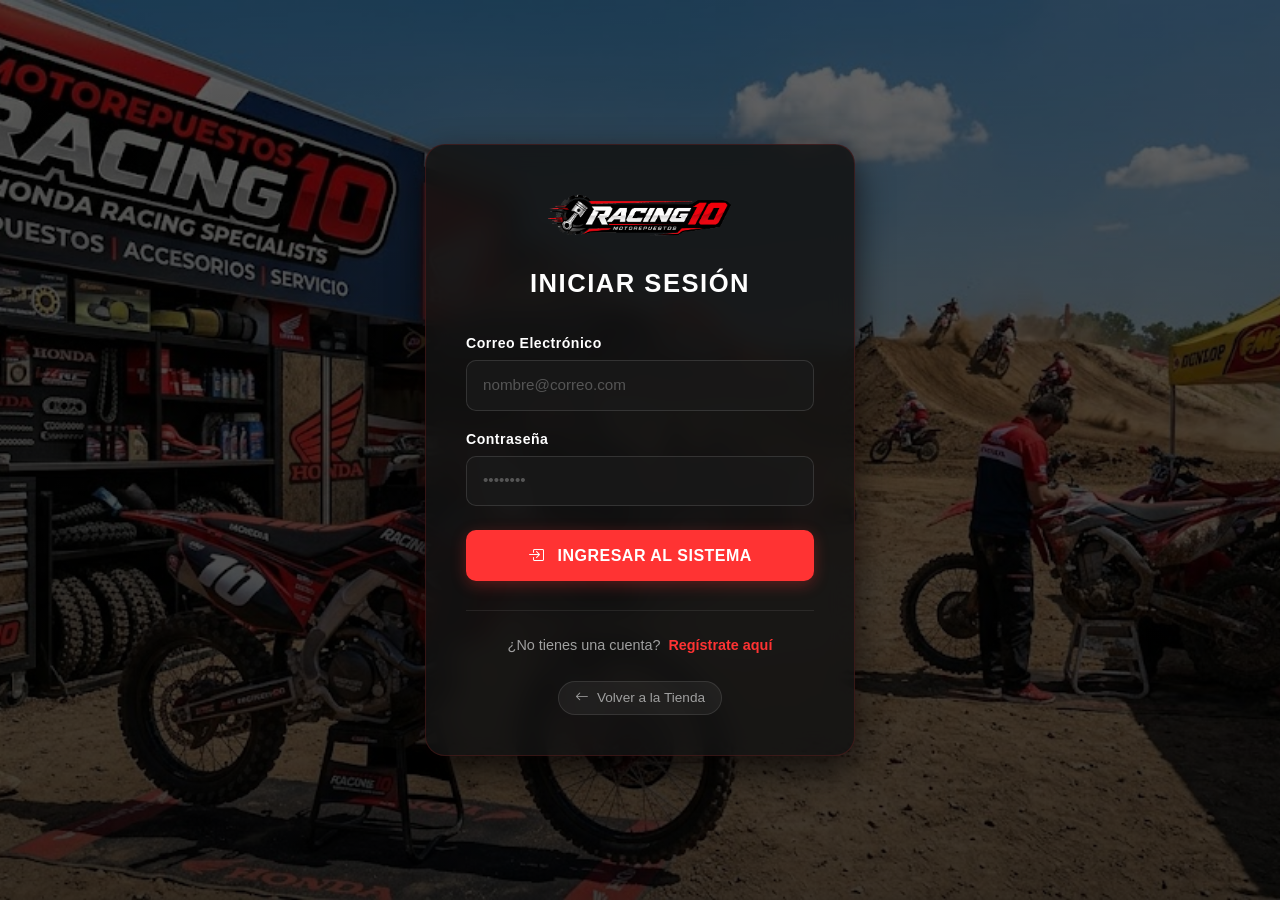
<file: pages/vendedor/vendedor-pedidos.html>
<!DOCTYPE html>
<html lang="es">
<head>
<meta charset="UTF-8">
<meta name="viewport" content="width=device-width, initial-scale=1.0">
<title>Pedidos | Vendedor — MotoRepRacing10</title>
<link href="https://cdn.jsdelivr.net/npm/bootstrap-icons@1.11.1/font/bootstrap-icons.css" rel="stylesheet">
<style>
:root{
  --rojo:#DC0000;--rojo-vivo:#FF2424;
  --negro:#080808;--panel:#111111;--card:#161616;--card2:#1c1c1c;
  --borde:rgba(255,255,255,0.07);--texto:#F0F0F0;--muted:#777;
  --verde:#22C55E;--amarillo:#F59E0B;--azul:#3B82F6;
}
*,*::before,*::after{box-sizing:border-box;margin:0;padding:0;}
body{font-family:'Segoe UI',system-ui,sans-serif;background:var(--negro);color:var(--texto);min-height:100vh;}

/* NAV */
.nav{position:sticky;top:0;z-index:100;background:rgba(8,8,8,.95);backdrop-filter:blur(16px);border-bottom:1px solid rgba(220,0,0,.3);display:flex;align-items:center;justify-content:space-between;padding:0 2rem;height:64px;}
.nav-brand{font-weight:900;font-size:1.1rem;letter-spacing:-.02em;color:#fff;}
.nav-brand span{color:var(--rojo-vivo);}
.nav-links{display:flex;gap:4px;}
.nav-links a{padding:6px 14px;border-radius:6px;font-size:.875rem;font-weight:500;color:var(--muted);text-decoration:none;transition:all .2s;}
.nav-links a:hover{color:#fff;background:rgba(255,255,255,.05);}
.nav-links a.activo{color:var(--rojo-vivo);background:rgba(220,0,0,.1);}
.btn-salir{background:rgba(220,0,0,.08);border:1px solid rgba(220,0,0,.3);color:#f87171;border-radius:7px;padding:6px 14px;font-size:.82rem;font-weight:600;cursor:pointer;transition:all .2s;}
.btn-salir:hover{background:rgba(220,0,0,.18);color:#fff;}

/* LAYOUT */
.contenedor{max-width:1280px;margin:0 auto;padding:2rem;}
.page-header{display:flex;align-items:center;justify-content:space-between;margin-bottom:1.5rem;flex-wrap:wrap;gap:1rem;}
.page-header h1{font-size:1.5rem;font-weight:800;letter-spacing:-.02em;}
.page-header p{color:var(--muted);font-size:.875rem;margin-top:2px;}

/* BOTÓN PRINCIPAL */
.btn-primary{background:linear-gradient(135deg,var(--rojo),#a00);color:#fff;border:none;border-radius:9px;padding:10px 20px;font-size:.875rem;font-weight:700;cursor:pointer;display:inline-flex;align-items:center;gap:8px;transition:all .2s;}
.btn-primary:hover{filter:brightness(1.15);transform:translateY(-1px);}
.btn-secondary{background:rgba(255,255,255,.05);border:1px solid var(--borde);color:var(--texto);border-radius:9px;padding:10px 20px;font-size:.875rem;font-weight:600;cursor:pointer;display:inline-flex;align-items:center;gap:8px;transition:all .2s;}
.btn-secondary:hover{background:rgba(255,255,255,.08);border-color:rgba(255,255,255,.15);}
.btn-sm{padding:6px 14px;font-size:.8rem;}
.btn-verde{background:rgba(34,197,94,.1);border:1px solid rgba(34,197,94,.3);color:var(--verde);border-radius:7px;padding:6px 14px;font-size:.8rem;font-weight:600;cursor:pointer;transition:all .2s;}
.btn-verde:hover{background:rgba(34,197,94,.2);}
.btn-azul{background:rgba(59,130,246,.1);border:1px solid rgba(59,130,246,.3);color:var(--azul);border-radius:7px;padding:6px 14px;font-size:.8rem;font-weight:600;cursor:pointer;transition:all .2s;}
.btn-azul:hover{background:rgba(59,130,246,.2);}
.btn-icon{background:none;border:none;cursor:pointer;color:var(--muted);padding:4px 8px;border-radius:5px;transition:all .2s;font-size:.9rem;}
.btn-icon:hover{color:#fff;background:rgba(255,255,255,.07);}

/* FILTROS */
.filtros-row{display:flex;gap:10px;margin-bottom:1.5rem;flex-wrap:wrap;}
.filtro-select{background:var(--card);border:1px solid var(--borde);color:var(--texto);border-radius:8px;padding:8px 14px;font-size:.85rem;cursor:pointer;transition:border-color .2s;}
.filtro-select:focus{outline:none;border-color:rgba(220,0,0,.5);}
.input-buscar{background:var(--card);border:1px solid var(--borde);color:var(--texto);border-radius:8px;padding:8px 14px;font-size:.85rem;flex:1;min-width:200px;transition:border-color .2s;}
.input-buscar:focus{outline:none;border-color:rgba(220,0,0,.5);}
.input-buscar::placeholder{color:var(--muted);}

/* PANEL */
.panel{background:var(--panel);border:1px solid var(--borde);border-radius:14px;overflow:hidden;margin-bottom:1.5rem;}
.panel-header{padding:1.1rem 1.5rem;border-bottom:1px solid var(--borde);display:flex;align-items:center;justify-content:space-between;}
.panel-title{font-size:.82rem;font-weight:700;text-transform:uppercase;letter-spacing:.06em;color:var(--muted);}

/* TABLA */
.tabla-wrap{overflow-x:auto;}
table{width:100%;border-collapse:collapse;}
thead th{font-size:.72rem;font-weight:700;text-transform:uppercase;letter-spacing:.06em;color:var(--muted);padding:0 1.25rem 10px;text-align:left;white-space:nowrap;}
tbody tr{border-top:1px solid var(--borde);transition:background .15s;}
tbody tr:hover{background:rgba(255,255,255,.02);}
tbody td{padding:11px 1.25rem;font-size:.85rem;vertical-align:middle;}
.td-id{color:var(--rojo-vivo);font-weight:700;font-family:monospace;}
.td-muted{color:var(--muted);font-size:.78rem;}

/* BADGES */
.badge{display:inline-flex;align-items:center;gap:4px;padding:3px 10px;border-radius:999px;font-size:.72rem;font-weight:700;}
.badge-pendiente{background:rgba(245,158,11,.15);color:#fbbf24;}
.badge-confirmado{background:rgba(59,130,246,.15);color:#60a5fa;}
.badge-proceso{background:rgba(139,92,246,.15);color:#a78bfa;}
.badge-enviado{background:rgba(6,182,212,.15);color:#22d3ee;}
.badge-entregado{background:rgba(34,197,94,.15);color:#4ade80;}
.badge-cancelado{background:rgba(220,0,0,.15);color:#f87171;}
.badge-presencial{background:rgba(245,158,11,.1);color:#fbbf24;border:1px solid rgba(245,158,11,.2);}

/* DRAWERS / PANELES LATERALES */
.overlay{position:fixed;inset:0;background:rgba(0,0,0,.7);backdrop-filter:blur(4px);z-index:200;opacity:0;pointer-events:none;transition:opacity .3s;}
.overlay.visible{opacity:1;pointer-events:all;}
.drawer{position:fixed;top:0;right:0;bottom:0;width:520px;max-width:95vw;background:#101010;border-left:1px solid var(--borde);z-index:201;display:flex;flex-direction:column;transform:translateX(100%);transition:transform .3s cubic-bezier(.4,0,.2,1);}
.drawer.visible{transform:translateX(0);}
.drawer-header{padding:1.25rem 1.5rem;border-bottom:1px solid var(--borde);display:flex;align-items:center;justify-content:space-between;flex-shrink:0;}
.drawer-header h2{font-size:1rem;font-weight:700;}
.drawer-body{flex:1;overflow-y:auto;padding:1.5rem;}
.drawer-footer{padding:1.25rem 1.5rem;border-top:1px solid var(--borde);display:flex;gap:10px;flex-shrink:0;}

/* FORMULARIO */
.form-group{margin-bottom:1.1rem;}
.form-label{display:block;font-size:.78rem;font-weight:700;text-transform:uppercase;letter-spacing:.05em;color:var(--muted);margin-bottom:6px;}
.form-input,.form-select-dark,.form-textarea{width:100%;background:var(--card2);border:1px solid var(--borde);color:var(--texto);border-radius:8px;padding:10px 14px;font-size:.875rem;transition:border-color .2s;font-family:inherit;}
.form-input:focus,.form-select-dark:focus,.form-textarea:focus{outline:none;border-color:rgba(220,0,0,.5);}
.form-input::placeholder{color:var(--muted);}
.form-textarea{resize:vertical;min-height:80px;}
.form-row{display:grid;grid-template-columns:1fr 1fr;gap:12px;}

/* PRODUCTO BUSCAR */
.prod-buscar-wrap{position:relative;}
.prod-resultados{position:absolute;top:calc(100% + 4px);left:0;right:0;background:#1a1a1a;border:1px solid var(--borde);border-radius:8px;z-index:10;max-height:220px;overflow-y:auto;display:none;}
.prod-resultados.visible{display:block;}
.prod-resultado-item{padding:10px 14px;cursor:pointer;font-size:.85rem;transition:background .15s;display:flex;justify-content:space-between;align-items:center;}
.prod-resultado-item:hover{background:rgba(220,0,0,.08);}
.prod-resultado-item span{color:var(--muted);font-size:.78rem;}

/* CARRITO PRESENCIAL */
.carrito-item-p{display:flex;align-items:center;justify-content:space-between;padding:10px 12px;background:var(--card2);border-radius:8px;margin-bottom:6px;}
.carrito-item-p-info{flex:1;}
.carrito-item-p-nombre{font-size:.85rem;font-weight:600;}
.carrito-item-p-precio{font-size:.78rem;color:var(--rojo-vivo);}
.carrito-item-p-ctrl{display:flex;align-items:center;gap:6px;}
.qty-btn{background:rgba(255,255,255,.06);border:1px solid var(--borde);color:#fff;border-radius:5px;width:26px;height:26px;display:flex;align-items:center;justify-content:center;cursor:pointer;font-size:.9rem;transition:all .15s;}
.qty-btn:hover{background:rgba(220,0,0,.2);}
.qty-num{font-size:.85rem;font-weight:700;min-width:22px;text-align:center;}
.carrito-total{background:var(--card);border:1px solid var(--borde);border-radius:10px;padding:14px;margin-top:12px;}
.carrito-total-fila{display:flex;justify-content:space-between;font-size:.85rem;color:var(--muted);margin-bottom:4px;}
.carrito-total-final{display:flex;justify-content:space-between;font-size:1.05rem;font-weight:800;color:#fff;margin-top:8px;padding-top:8px;border-top:1px solid var(--borde);}
.carrito-total-final span:last-child{color:var(--rojo-vivo);}

/* DETALLE PEDIDO */
.detalle-row{display:flex;justify-content:space-between;padding:8px 0;border-bottom:1px solid var(--borde);font-size:.85rem;}
.detalle-row:last-child{border-bottom:none;}
.detalle-label{color:var(--muted);}
.detalle-val{font-weight:600;}
.productos-lista-det{background:var(--card2);border-radius:8px;padding:12px;margin:10px 0;}
.prod-det-item{display:flex;justify-content:space-between;font-size:.82rem;padding:4px 0;color:var(--muted);}
.prod-det-item span:first-child{color:var(--texto);}

/* SPINNER */
.spinner{display:inline-block;width:16px;height:16px;border:2px solid rgba(220,0,0,.2);border-top-color:var(--rojo-vivo);border-radius:50%;animation:spin .6s linear infinite;}
@keyframes spin{to{transform:rotate(360deg);}}
.cargando{display:flex;align-items:center;gap:8px;color:var(--muted);font-size:.85rem;padding:2rem 1.5rem;}
.empty{text-align:center;padding:3rem 1rem;color:var(--muted);}
.empty i{font-size:2rem;display:block;margin-bottom:8px;}

/* ALERTA */
.alerta{padding:12px 16px;border-radius:8px;font-size:.85rem;margin-bottom:1rem;display:none;}
.alerta.verde{background:rgba(34,197,94,.1);border:1px solid rgba(34,197,94,.3);color:var(--verde);}
.alerta.rojo{background:rgba(220,0,0,.1);border:1px solid rgba(220,0,0,.3);color:#f87171;}

/* TOAST */
.toasts{position:fixed;bottom:1.5rem;right:1.5rem;z-index:9999;display:flex;flex-direction:column;gap:8px;}
.toast{background:#1a1a1a;border:1px solid var(--borde);border-radius:10px;padding:12px 18px;font-size:.85rem;font-weight:600;display:flex;align-items:center;gap:10px;min-width:260px;box-shadow:0 8px 24px rgba(0,0,0,.6);transform:translateX(120%);transition:transform .3s cubic-bezier(.34,1.56,.64,1);}
.toast.show{transform:translateX(0);}
.toast.verde{border-left:3px solid var(--verde);}
.toast.rojo{border-left:3px solid var(--rojo-vivo);}
.toast.amarillo{border-left:3px solid var(--amarillo);}

/* SEPARADOR */
.sep{height:1px;background:var(--borde);margin:1rem 0;}
.seccion-label{font-size:.72rem;font-weight:700;text-transform:uppercase;letter-spacing:.08em;color:var(--muted);margin-bottom:10px;}

@media(max-width:600px){.contenedor{padding:1rem;}.filtros-row{flex-direction:column;}.form-row{grid-template-columns:1fr;}}
</style>
</head>
<body>

<nav class="nav">
  <span class="nav-brand"><span>RACING</span>10 · Vendedor</span>
  <div class="nav-links">
    <a href="vendedor-dashboard.html">Dashboard</a>
    <a href="vendedor-productos.html">Productos</a>
    <a href="vendedor-pedidos.html" class="activo">Pedidos</a>
    <a href="vendedor-envios.html">Envíos</a>
  </div>
  <button class="btn-salir" onclick="cerrarSesion()"><i class="bi bi-box-arrow-right"></i> Salir</button>
</nav>

<div class="contenedor">
  <div class="page-header">
    <div>
      <h1>Gestión de Pedidos</h1>
      <p>Administra pedidos online y ventas presenciales</p>
    </div>
    <button class="btn-primary" onclick="abrirVentaPresencial()">
      <i class="bi bi-cart-plus-fill"></i> Nueva venta presencial
    </button>
  </div>

  <div id="alerta" class="alerta"></div>

  <!-- FILTROS -->
  <div class="filtros-row">
    <input type="text" class="input-buscar" id="filtro-buscar" placeholder="Buscar por ID o cliente..." oninput="filtrarLocal()">
    <select class="filtro-select" id="filtro-estado" onchange="filtrarLocal()">
      <option value="">Todos los estados</option>
      <option value="9">Pendiente</option>
      <option value="10">Confirmado</option>
      <option value="11">En proceso</option>
      <option value="12">Enviado</option>
      <option value="13">Entregado</option>
      <option value="14">Cancelado</option>
    </select>
    <button class="btn-secondary btn-sm" onclick="resetFiltros()"><i class="bi bi-x"></i> Limpiar</button>
    <button class="btn-secondary btn-sm" onclick="cargarPedidos()"><i class="bi bi-arrow-clockwise"></i> Recargar</button>
  </div>

  <!-- TABLA -->
  <div class="panel">
    <div class="panel-header">
      <span class="panel-title">Órdenes</span>
      <span id="info-total" style="font-size:.8rem;color:var(--muted);">0 pedidos</span>
    </div>
    <div class="tabla-wrap">
      <table>
        <thead>
          <tr>
            <th>Pedido</th>
            <th>Cliente</th>
            <th>Total</th>
            <th>Estado</th>
            <th>Pago</th>
            <th>Fecha</th>
            <th style="text-align:center;">Acciones</th>
          </tr>
        </thead>
        <tbody id="tabla-body">
          <tr><td colspan="7"><div class="cargando"><div class="spinner"></div> Cargando pedidos...</div></td></tr>
        </tbody>
      </table>
    </div>
  </div>
</div>

<!-- ============ DRAWER: DETALLE + EDICIÓN ============ -->
<div class="overlay" id="overlay-detalle" onclick="cerrarDetalle()"></div>
<div class="drawer" id="drawer-detalle">
  <div class="drawer-header">
    <h2 id="detalle-titulo">Detalle del pedido</h2>
    <button class="btn-icon" onclick="cerrarDetalle()"><i class="bi bi-x-lg"></i></button>
  </div>
  <div class="drawer-body" id="drawer-detalle-body"></div>
  <div class="drawer-footer">
    <button class="btn-secondary" style="flex:1" onclick="cerrarDetalle()">Cerrar</button>
    <button class="btn-primary" style="flex:1" id="btn-guardar-estado" onclick="guardarEstado()">
      <i class="bi bi-check-circle"></i> Guardar cambios
    </button>
  </div>
</div>

<!-- ============ DRAWER: VENTA PRESENCIAL ============ -->
<div class="overlay" id="overlay-venta" onclick="cerrarVenta()"></div>
<div class="drawer" id="drawer-venta">
  <div class="drawer-header">
    <h2><i class="bi bi-cart-plus-fill" style="color:var(--rojo-vivo);margin-right:8px;"></i> Venta presencial</h2>
    <button class="btn-icon" onclick="cerrarVenta()"><i class="bi bi-x-lg"></i></button>
  </div>
  <div class="drawer-body">

    <!-- DATOS CLIENTE -->
    <div class="seccion-label"><i class="bi bi-person"></i> Datos del cliente</div>
    <div class="form-group">
      <label class="form-label">Nombre del cliente *</label>
      <input type="text" class="form-input" id="vp-nombre" placeholder="Ej: Juan Mamani">
    </div>
    <div class="form-row">
      <div class="form-group">
        <label class="form-label">Correo (opcional)</label>
        <input type="email" class="form-input" id="vp-email" placeholder="cliente@email.com">
      </div>
      <div class="form-group">
        <label class="form-label">Teléfono (opcional)</label>
        <input type="text" class="form-input" id="vp-telefono" placeholder="60012345">
      </div>
    </div>

    <div class="sep"></div>

    <!-- BUSCAR PRODUCTOS -->
    <div class="seccion-label"><i class="bi bi-box-seam"></i> Agregar productos</div>
    <div class="form-group prod-buscar-wrap">
      <label class="form-label">Buscar repuesto</label>
      <input type="text" class="form-input" id="vp-buscar-prod" placeholder="Escribe el nombre o código..." autocomplete="off" oninput="buscarProductoPresencial()">
      <div class="prod-resultados" id="vp-resultados"></div>
    </div>

    <!-- CARRITO PRESENCIAL -->
    <div id="vp-carrito-wrap">
      <div class="empty" style="padding:1.5rem 0;"><i class="bi bi-cart3"></i><p style="font-size:.85rem;">Sin productos aún</p></div>
    </div>

    <div class="sep"></div>

    <!-- PAGO -->
    <div class="seccion-label"><i class="bi bi-credit-card"></i> Método de pago</div>
    <div class="form-group">
      <select class="form-select-dark" id="vp-metodo-pago">
        <option value="efectivo">Efectivo</option>
        <option value="qr">Código QR</option>
        <option value="transferencia">Transferencia</option>
      </select>
    </div>

    <!-- ENVÍO -->
    <div class="seccion-label"><i class="bi bi-truck"></i> Tipo de entrega</div>
    <div class="form-group">
      <select class="form-select-dark" id="vp-tipo-entrega" onchange="actualizarTotalVP()">
        <option value="retiro">Retiro en tienda (Bs. 0)</option>
        <option value="delivery">Delivery (agregar costo)</option>
      </select>
    </div>
    <div class="form-group" id="vp-costo-envio-wrap" style="display:none;">
      <label class="form-label">Costo de envío (Bs.)</label>
      <input type="number" class="form-input" id="vp-costo-envio" value="20" min="0" oninput="actualizarTotalVP()">
    </div>

    <!-- TOTAL -->
    <div class="carrito-total" id="vp-total-wrap" style="display:none;">
      <div class="carrito-total-fila"><span>Subtotal</span><span id="vp-subtotal">Bs. 0.00</span></div>
      <div class="carrito-total-fila"><span>Envío</span><span id="vp-envio-txt">Bs. 0.00</span></div>
      <div class="carrito-total-final"><span>Total</span><span id="vp-total">Bs. 0.00</span></div>
    </div>

  </div>
  <div class="drawer-footer">
    <button class="btn-secondary" style="flex:1" onclick="cerrarVenta()">Cancelar</button>
    <button class="btn-primary" style="flex:1" id="btn-confirmar-venta" onclick="confirmarVentaPresencial()">
      <i class="bi bi-bag-check-fill"></i> Confirmar venta
    </button>
  </div>
</div>

<div class="toasts" id="toasts"></div>

<script src="../../assets/js/api.js"></script>
<script src="../../assets/js/auth.js"></script>
<script>
const API = 'http://localhost:8000/api';
const ESTADOS_TXT = {9:'Pendiente',10:'Confirmado',11:'En proceso',12:'Enviado',13:'Entregado',14:'Cancelado'};
const BADGE_CLS   = {9:'badge-pendiente',10:'badge-confirmado',11:'badge-proceso',12:'badge-enviado',13:'badge-entregado',14:'badge-cancelado'};

let pedidosCache = [];
let carritoVP    = [];  // carrito venta presencial
let productosCache = [];
let pedidoEditId = null;

/* ---- UTILS ---- */
function toast(msg, tipo='verde'){
  const t=document.createElement('div');
  t.className=`toast ${tipo}`;
  const ic={verde:'check-circle',rojo:'exclamation-circle',amarillo:'exclamation-triangle'};
  const col={verde:'var(--verde)',rojo:'var(--rojo-vivo)',amarillo:'var(--amarillo)'};
  t.innerHTML=`<i class="bi bi-${ic[tipo]}" style="color:${col[tipo]}"></i> ${msg}`;
  document.getElementById('toasts').appendChild(t);
  requestAnimationFrame(()=>t.classList.add('show'));
  setTimeout(()=>{t.classList.remove('show');setTimeout(()=>t.remove(),400);},3200);
}
function alerta(msg,tipo='rojo'){
  const el=document.getElementById('alerta');
  el.textContent=msg;el.className=`alerta ${tipo}`;el.style.display='block';
  setTimeout(()=>{el.style.display='none';},4000);
}
function fmtFecha(f){
  if(!f)return'—';
  const d=(f.split(' ')[0]).split('-');
  return d.length===3?`${d[2]}/${d[1]}/${d[0]}`:f.substring(0,10);
}
function hdrs(){return{'Authorization':'Bearer '+obtenerToken(),'Accept':'application/json','Content-Type':'application/json'};}

/* ---- INIT ---- */
document.addEventListener('DOMContentLoaded',()=>{
  verificarRol(3);
  cargarPedidos();
  cargarProductosCache();
  // Si viene con ?venta=1 abrir drawer
  if(new URLSearchParams(location.search).get('venta')==='1') abrirVentaPresencial();
});

/* ==============================
   PEDIDOS
============================== */
async function cargarPedidos(){
  document.getElementById('tabla-body').innerHTML=`<tr><td colspan="7"><div class="cargando"><div class="spinner"></div> Cargando...</div></td></tr>`;
  try{
    const r=await fetch(`${API}/pedidos`,{headers:hdrs()});
    if(r.status===401){cerrarSesion();return;}
    const d=await r.json();
    pedidosCache=Array.isArray(d.data)?d.data:(d.data?.data??[]);
    document.getElementById('info-total').textContent=`${pedidosCache.length} pedidos`;
    renderTabla(pedidosCache);
  }catch(e){
    console.error(e);
    document.getElementById('tabla-body').innerHTML=`<tr><td colspan="7"><div class="empty"><i class="bi bi-wifi-off"></i><p>Sin conexión al servidor</p></div></td></tr>`;
  }
}

function renderTabla(lista){
  const tbody=document.getElementById('tabla-body');
  if(!lista.length){
    tbody.innerHTML=`<tr><td colspan="7"><div class="empty"><i class="bi bi-inbox"></i><p>Sin pedidos con ese filtro</p></div></td></tr>`;
    return;
  }
  tbody.innerHTML=lista.map(p=>{
    const u=p.usuario||p.user;
    const cliente=u?`${u.name||''} ${u.apellido_paterno||''}`.trim():`Cliente #${p.user_id}`;
    const presencial=p.nota_interna?.includes('[PRESENCIAL]');
    const pagos=p.pagos||[];
    const pagoEstado=pagos.length?(pagos[0].estado_id===14?'<span class="badge badge-entregado">Verificado</span>':'<span class="badge badge-pendiente">Pendiente</span>'):'<span style="color:var(--muted);font-size:.75rem;">Sin pago</span>';
    return `<tr>
      <td><span class="td-id">#${p.id}</span>${presencial?'<br><span class="badge badge-presencial" style="margin-top:3px;font-size:.65rem;">Presencial</span>':''}</td>
      <td style="font-weight:600;">${cliente}</td>
      <td style="font-weight:700;">Bs.${parseFloat(p.total||0).toFixed(2)}</td>
      <td><span class="badge ${BADGE_CLS[p.estado_id]||'badge-pendiente'}">${ESTADOS_TXT[p.estado_id]||'—'}</span></td>
      <td>${pagoEstado}</td>
      <td class="td-muted">${fmtFecha(p.fecha_pedido||p.created_at)}</td>
      <td style="text-align:center;display:flex;gap:6px;justify-content:center;align-items:center;">
        <button class="btn-azul btn-sm" onclick="abrirDetalle(${p.id})"><i class="bi bi-gear-fill"></i> Gestionar</button>
      </td>
    </tr>`;
  }).join('');
}

function filtrarLocal(){
  const est=document.getElementById('filtro-estado').value;
  const txt=document.getElementById('filtro-buscar').value.toLowerCase();
  let lista=pedidosCache;
  if(est) lista=lista.filter(p=>String(p.estado_id)===est);
  if(txt) lista=lista.filter(p=>{
    const u=p.usuario||p.user;
    const nombre=u?`${u.name||''} ${u.apellido_paterno||''}`.toLowerCase():'';
    return String(p.id).includes(txt)||nombre.includes(txt);
  });
  document.getElementById('info-total').textContent=`${lista.length} pedidos`;
  renderTabla(lista);
}
function resetFiltros(){
  document.getElementById('filtro-estado').value='';
  document.getElementById('filtro-buscar').value='';
  filtrarLocal();
}

/* ==============================
   DRAWER DETALLE / EDICIÓN
============================== */
function abrirDetalle(id){
  const p=pedidosCache.find(x=>x.id===id);
  if(!p)return;
  pedidoEditId=id;
  document.getElementById('detalle-titulo').textContent=`Pedido #${id}`;

  const u=p.usuario||p.user;
  const cliente=u?`${u.name||''} ${u.apellido_paterno||''}`.trim():`#${p.user_id}`;
  const detalles=p.detalles||[];
  const pagos=p.pagos||[];

  const prodsHtml=detalles.length
    ?detalles.map(d=>`<div class="prod-det-item"><span>${d.producto?.nombre||'Producto #'+d.producto_id}</span><span>${d.cantidad} uds · Bs.${parseFloat((d.cantidad||1)*parseFloat(d.producto?.precio_venta||0)).toFixed(2)}</span></div>`).join('')
    :'<p style="color:var(--muted);font-size:.82rem;">Sin desglose de productos</p>';

  const pagoHtml=pagos.length
    ?pagos.map(pg=>`<div class="detalle-row"><span class="detalle-label">Método</span><span class="detalle-val">${pg.metodo_pago||'—'}</span></div><div class="detalle-row"><span class="detalle-label">Monto pagado</span><span class="detalle-val" style="color:var(--verde);">Bs.${parseFloat(pg.monto||0).toFixed(2)}</span></div>`).join('')
    :'<div class="detalle-row"><span class="detalle-label">Pago</span><span class="detalle-val" style="color:var(--muted);">Sin registro de pago</span></div>';

  document.getElementById('drawer-detalle-body').innerHTML=`
    <div class="seccion-label"><i class="bi bi-person"></i> Cliente</div>
    <div class="detalle-row"><span class="detalle-label">Nombre</span><span class="detalle-val">${cliente}</span></div>
    <div class="detalle-row"><span class="detalle-label">Total</span><span class="detalle-val" style="color:var(--rojo-vivo);">Bs.${parseFloat(p.total||0).toFixed(2)}</span></div>
    <div class="detalle-row"><span class="detalle-label">Fecha</span><span class="detalle-val">${fmtFecha(p.fecha_pedido||p.created_at)}</span></div>

    <div class="sep"></div>
    <div class="seccion-label"><i class="bi bi-box-seam"></i> Productos</div>
    <div class="productos-lista-det">${prodsHtml}</div>

    <div class="sep"></div>
    <div class="seccion-label"><i class="bi bi-credit-card"></i> Pago</div>
    ${pagoHtml}
    ${!pagos.length?`<button class="btn-verde btn-sm" style="margin-top:8px;width:100%;" onclick="registrarPago(${id},${parseFloat(p.total||0)})"><i class="bi bi-plus-circle"></i> Registrar pago</button>`:''}

    <div class="sep"></div>
    <div class="seccion-label"><i class="bi bi-arrow-repeat"></i> Cambiar estado</div>
    <div class="form-group">
      <select class="form-select-dark" id="nuevo-estado">
        ${[9,10,11,12,13,14].map(s=>`<option value="${s}" ${p.estado_id==s?'selected':''}>${ESTADOS_TXT[s]}</option>`).join('')}
      </select>
    </div>
  `;

  document.getElementById('overlay-detalle').classList.add('visible');
  document.getElementById('drawer-detalle').classList.add('visible');
}

function cerrarDetalle(){
  document.getElementById('overlay-detalle').classList.remove('visible');
  document.getElementById('drawer-detalle').classList.remove('visible');
  pedidoEditId=null;
}

async function guardarEstado(){
  if(!pedidoEditId)return;
  const estado_id=parseInt(document.getElementById('nuevo-estado').value);
  const btn=document.getElementById('btn-guardar-estado');
  btn.disabled=true;btn.innerHTML='<div class="spinner"></div>';
  try{
    const r=await fetch(`${API}/pedidos/${pedidoEditId}`,{
      method:'PUT',headers:hdrs(),body:JSON.stringify({estado_id})
    });
    const d=await r.json();
    if(!r.ok||!d.status)throw new Error(d.message||'Error al actualizar');
    toast(`Pedido #${pedidoEditId} → ${ESTADOS_TXT[estado_id]}`,'verde');
    cerrarDetalle();
    cargarPedidos();
  }catch(e){
    toast(e.message,'rojo');
  }finally{
    btn.disabled=false;btn.innerHTML='<i class="bi bi-check-circle"></i> Guardar cambios';
  }
}

async function registrarPago(pedidoId, monto){
  const metodo=prompt('Método de pago (efectivo/qr/transferencia):','efectivo');
  if(!metodo)return;
  try{
    const r=await fetch(`${API}/pagos`,{
      method:'POST',headers:hdrs(),
      body:JSON.stringify({pedido_id:pedidoId,estado_id:14,metodo_pago:metodo,monto})
    });
    const d=await r.json();
    if(!r.ok||!d.status)throw new Error(d.message||'Error');
    toast('Pago registrado correctamente','verde');
    cerrarDetalle();cargarPedidos();
  }catch(e){toast(e.message,'rojo');}
}

/* ==============================
   VENTA PRESENCIAL
============================== */
async function cargarProductosCache(){
  try{
    const r=await fetch(`${API}/productos?page=1`,{headers:hdrs()});
    const d=await r.json();
    productosCache=d.data?.data??[];
  }catch(e){console.error(e);}
}

function abrirVentaPresencial(){
  carritoVP=[];
  document.getElementById('vp-nombre').value='';
  document.getElementById('vp-email').value='';
  document.getElementById('vp-telefono').value='';
  document.getElementById('vp-buscar-prod').value='';
  document.getElementById('vp-resultados').classList.remove('visible');
  document.getElementById('vp-metodo-pago').value='efectivo';
  document.getElementById('vp-tipo-entrega').value='retiro';
  document.getElementById('vp-costo-envio-wrap').style.display='none';
  renderCarritoVP();
  document.getElementById('overlay-venta').classList.add('visible');
  document.getElementById('drawer-venta').classList.add('visible');
}
function cerrarVenta(){
  document.getElementById('overlay-venta').classList.remove('visible');
  document.getElementById('drawer-venta').classList.remove('visible');
}

let buscarTimeout;
function buscarProductoPresencial(){
  clearTimeout(buscarTimeout);
  buscarTimeout=setTimeout(()=>{
    const txt=document.getElementById('vp-buscar-prod').value.toLowerCase().trim();
    const res=document.getElementById('vp-resultados');
    if(!txt){res.classList.remove('visible');return;}
    const encontrados=productosCache.filter(p=>
      (p.nombre||'').toLowerCase().includes(txt)||(p.codigo||'').toLowerCase().includes(txt)
    ).slice(0,8);
    if(!encontrados.length){res.innerHTML='<div class="prod-resultado-item" style="color:var(--muted);">Sin resultados</div>';res.classList.add('visible');return;}
    res.innerHTML=encontrados.map(p=>`
      <div class="prod-resultado-item" onclick="agregarAlCarritoVP(${p.id})">
        <div>
          <div style="font-weight:600;">${p.nombre}</div>
          <div style="font-size:.75rem;color:var(--muted);">${p.codigo||''} · Stock: ${p.stock?.cantidad_actual??0}</div>
        </div>
        <span>Bs.${parseFloat(p.precio_venta||0).toFixed(2)}</span>
      </div>`).join('');
    res.classList.add('visible');
  },250);
}

function agregarAlCarritoVP(prodId){
  const prod=productosCache.find(p=>p.id===prodId);
  if(!prod)return;
  document.getElementById('vp-resultados').classList.remove('visible');
  document.getElementById('vp-buscar-prod').value='';
  const existe=carritoVP.find(c=>c.id===prodId);
  if(existe){existe.qty++;} else {carritoVP.push({id:prod.id,nombre:prod.nombre,precio:parseFloat(prod.precio_venta||0),qty:1});}
  renderCarritoVP();
}

function cambiarQtyVP(id,delta){
  const item=carritoVP.find(c=>c.id===id);
  if(!item)return;
  item.qty+=delta;
  if(item.qty<=0) carritoVP=carritoVP.filter(c=>c.id!==id);
  renderCarritoVP();
}

function renderCarritoVP(){
  const wrap=document.getElementById('vp-carrito-wrap');
  const totalWrap=document.getElementById('vp-total-wrap');
  if(!carritoVP.length){
    wrap.innerHTML='<div class="empty" style="padding:1.5rem 0;"><i class="bi bi-cart3"></i><p style="font-size:.85rem;">Sin productos aún</p></div>';
    totalWrap.style.display='none';
    return;
  }
  wrap.innerHTML=carritoVP.map(c=>`
    <div class="carrito-item-p">
      <div class="carrito-item-p-info">
        <div class="carrito-item-p-nombre">${c.nombre}</div>
        <div class="carrito-item-p-precio">Bs.${c.precio.toFixed(2)} c/u</div>
      </div>
      <div class="carrito-item-p-ctrl">
        <button class="qty-btn" onclick="cambiarQtyVP(${c.id},-1)"><i class="bi bi-dash"></i></button>
        <span class="qty-num">${c.qty}</span>
        <button class="qty-btn" onclick="cambiarQtyVP(${c.id},1)"><i class="bi bi-plus"></i></button>
      </div>
    </div>`).join('');
  actualizarTotalVP();
  totalWrap.style.display='block';
}

function actualizarTotalVP(){
  const tipoEntrega=document.getElementById('vp-tipo-entrega').value;
  const costoEnvioWrap=document.getElementById('vp-costo-envio-wrap');
  costoEnvioWrap.style.display=tipoEntrega==='delivery'?'block':'none';
  const costoEnvio=tipoEntrega==='delivery'?parseFloat(document.getElementById('vp-costo-envio').value||0):0;
  const subtotal=carritoVP.reduce((a,c)=>a+c.precio*c.qty,0);
  const total=subtotal+costoEnvio;
  document.getElementById('vp-subtotal').textContent=`Bs.${subtotal.toFixed(2)}`;
  document.getElementById('vp-envio-txt').textContent=`Bs.${costoEnvio.toFixed(2)}`;
  document.getElementById('vp-total').textContent=`Bs.${total.toFixed(2)}`;
}

async function confirmarVentaPresencial(){
  const nombre=document.getElementById('vp-nombre').value.trim();
  if(!nombre){toast('El nombre del cliente es requerido','amarillo');return;}
  if(!carritoVP.length){toast('Agrega al menos un producto','amarillo');return;}

  const email=document.getElementById('vp-email').value.trim();
  const telefono=document.getElementById('vp-telefono').value.trim();
  const metodo=document.getElementById('vp-metodo-pago').value;
  const tipoEntrega=document.getElementById('vp-tipo-entrega').value;
  const costoEnvio=tipoEntrega==='delivery'?parseFloat(document.getElementById('vp-costo-envio').value||0):0;
  const subtotal=carritoVP.reduce((a,c)=>a+c.precio*c.qty,0);
  const total=subtotal+costoEnvio;

  const btn=document.getElementById('btn-confirmar-venta');
  btn.disabled=true;btn.innerHTML='<div class="spinner"></div> Procesando...';

  try{
    // PASO 1: Sincronizar carrito del vendedor como si fuera el carrito de BD
    // Usamos el endpoint de carrito con el token del vendedor
    for(const item of carritoVP){
      await fetch(`${API}/carritos`,{
        method:'POST',headers:hdrs(),
        body:JSON.stringify({producto_id:item.id,cantidad:item.qty})
      });
    }

    // PASO 2: Crear pedido (toma el carrito activo del vendedor)
    const rPedido=await fetch(`${API}/pedidos`,{
      method:'POST',headers:hdrs(),body:JSON.stringify({})
    });
    const dPedido=await rPedido.json();
    if(!rPedido.ok||!dPedido.status) throw new Error(dPedido.message||'Error al crear pedido');
    const pedidoId=dPedido.data?.id;

    // PASO 3: Registrar pago
    await fetch(`${API}/pagos`,{
      method:'POST',headers:hdrs(),
      body:JSON.stringify({pedido_id:pedidoId,estado_id:14,metodo_pago:metodo,monto:total})
    });

    toast(`Venta presencial #${pedidoId} creada — Bs.${total.toFixed(2)}`,'verde');
    cerrarVenta();
    carritoVP=[];
    cargarPedidos();

  }catch(e){
    console.error(e);
    toast(e.message||'Error al procesar la venta','rojo');
  }finally{
    btn.disabled=false;btn.innerHTML='<i class="bi bi-bag-check-fill"></i> Confirmar venta';
  }
}

// Cerrar resultados al hacer click fuera
document.addEventListener('click',e=>{
  if(!e.target.closest('.prod-buscar-wrap'))
    document.getElementById('vp-resultados').classList.remove('visible');
});
</script>
</body>
</html>
</file>
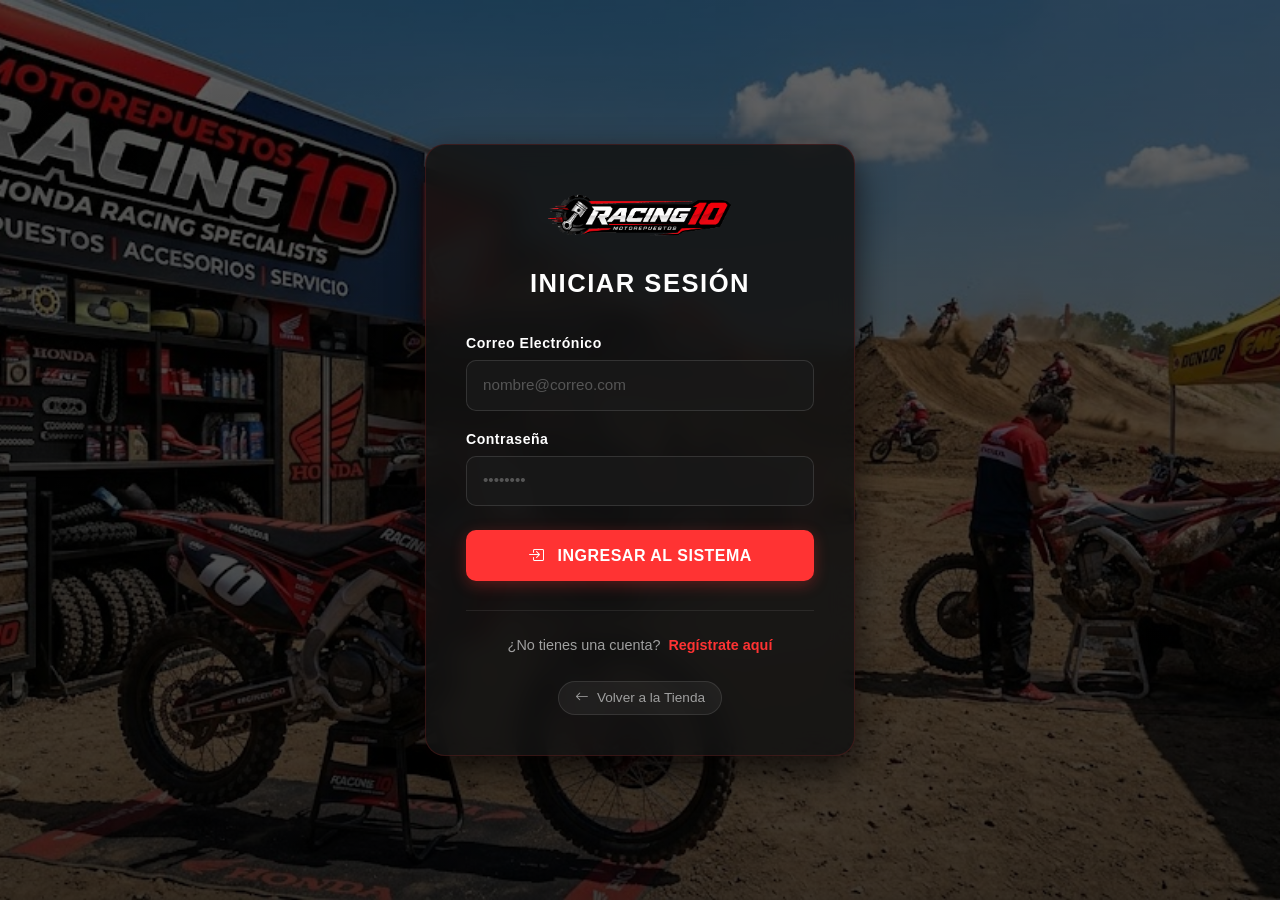
<file: pages/vendedor/vendedor-productos.html>
<!DOCTYPE html>
<html lang="es">
<head>
<meta charset="UTF-8">
<meta name="viewport" content="width=device-width, initial-scale=1.0">
<title>Productos | Vendedor — MotoRepRacing10</title>
<link href="https://cdn.jsdelivr.net/npm/bootstrap-icons@1.11.1/font/bootstrap-icons.css" rel="stylesheet">
<style>
:root{--rojo:#DC0000;--rojo-vivo:#FF2424;--negro:#080808;--panel:#111111;--card:#161616;--card2:#1c1c1c;--borde:rgba(255,255,255,0.07);--texto:#F0F0F0;--muted:#777;--verde:#22C55E;--amarillo:#F59E0B;--azul:#3B82F6;}
*,*::before,*::after{box-sizing:border-box;margin:0;padding:0;}
body{font-family:'Segoe UI',system-ui,sans-serif;background:var(--negro);color:var(--texto);min-height:100vh;}
.nav{position:sticky;top:0;z-index:100;background:rgba(8,8,8,.95);backdrop-filter:blur(16px);border-bottom:1px solid rgba(220,0,0,.3);display:flex;align-items:center;justify-content:space-between;padding:0 2rem;height:64px;}
.nav-brand{font-weight:900;font-size:1.1rem;letter-spacing:-.02em;color:#fff;}
.nav-brand span{color:var(--rojo-vivo);}
.nav-links{display:flex;gap:4px;}
.nav-links a{padding:6px 14px;border-radius:6px;font-size:.875rem;font-weight:500;color:var(--muted);text-decoration:none;transition:all .2s;}
.nav-links a:hover{color:#fff;background:rgba(255,255,255,.05);}
.nav-links a.activo{color:var(--rojo-vivo);background:rgba(220,0,0,.1);}
.btn-salir{background:rgba(220,0,0,.08);border:1px solid rgba(220,0,0,.3);color:#f87171;border-radius:7px;padding:6px 14px;font-size:.82rem;font-weight:600;cursor:pointer;transition:all .2s;}
.btn-salir:hover{background:rgba(220,0,0,.18);color:#fff;}
.contenedor{max-width:1280px;margin:0 auto;padding:2rem;}
.page-header{display:flex;align-items:center;justify-content:space-between;margin-bottom:1.5rem;flex-wrap:wrap;gap:1rem;}
.page-header h1{font-size:1.5rem;font-weight:800;letter-spacing:-.02em;}
.page-header p{color:var(--muted);font-size:.875rem;margin-top:2px;}
.btn-primary{background:linear-gradient(135deg,var(--rojo),#a00);color:#fff;border:none;border-radius:9px;padding:10px 20px;font-size:.875rem;font-weight:700;cursor:pointer;display:inline-flex;align-items:center;gap:8px;transition:all .2s;}
.btn-primary:hover{filter:brightness(1.15);transform:translateY(-1px);}
.btn-secondary{background:rgba(255,255,255,.05);border:1px solid var(--borde);color:var(--texto);border-radius:9px;padding:10px 20px;font-size:.875rem;font-weight:600;cursor:pointer;display:inline-flex;align-items:center;gap:8px;transition:all .2s;}
.btn-secondary:hover{background:rgba(255,255,255,.08);}
.btn-sm{padding:6px 14px;font-size:.8rem;}
.filtros-row{display:flex;gap:10px;margin-bottom:1.5rem;flex-wrap:wrap;}
.input-buscar{background:var(--card);border:1px solid var(--borde);color:var(--texto);border-radius:8px;padding:8px 14px;font-size:.85rem;flex:1;min-width:200px;transition:border-color .2s;}
.input-buscar:focus{outline:none;border-color:rgba(220,0,0,.5);}
.input-buscar::placeholder{color:var(--muted);}
.panel{background:var(--panel);border:1px solid var(--borde);border-radius:14px;overflow:hidden;margin-bottom:1.5rem;}
.panel-header{padding:1.1rem 1.5rem;border-bottom:1px solid var(--borde);display:flex;align-items:center;justify-content:space-between;}
.panel-title{font-size:.82rem;font-weight:700;text-transform:uppercase;letter-spacing:.06em;color:var(--muted);}
.tabla-wrap{overflow-x:auto;}
table{width:100%;border-collapse:collapse;}
thead th{font-size:.72rem;font-weight:700;text-transform:uppercase;letter-spacing:.06em;color:var(--muted);padding:0 1.25rem 10px;text-align:left;white-space:nowrap;}
tbody tr{border-top:1px solid var(--borde);transition:background .15s;}
tbody tr:hover{background:rgba(255,255,255,.02);}
tbody td{padding:11px 1.25rem;font-size:.85rem;vertical-align:middle;}
.stock-ok{color:var(--verde);font-weight:700;}
.stock-bajo{color:#f87171;font-weight:700;}
.badge-marca{background:rgba(255,255,255,.06);border:1px solid var(--borde);color:var(--texto);border-radius:5px;padding:2px 8px;font-size:.72rem;font-weight:600;}
/* PAGINACIÓN */
.paginacion{display:flex;gap:6px;align-items:center;justify-content:center;padding:1.25rem;}
.pag-btn{background:var(--card2);border:1px solid var(--borde);color:var(--muted);border-radius:6px;padding:6px 12px;font-size:.8rem;cursor:pointer;transition:all .2s;}
.pag-btn:hover{border-color:rgba(220,0,0,.4);color:#fff;}
.pag-btn.activo{background:rgba(220,0,0,.15);border-color:rgba(220,0,0,.5);color:var(--rojo-vivo);}
/* MODAL */
.overlay{position:fixed;inset:0;background:rgba(0,0,0,.75);backdrop-filter:blur(5px);z-index:200;opacity:0;pointer-events:none;transition:opacity .3s;display:flex;align-items:center;justify-content:center;padding:1rem;}
.overlay.visible{opacity:1;pointer-events:all;}
.modal-box{background:#101010;border:1px solid var(--borde);border-radius:16px;width:100%;max-width:480px;max-height:90vh;overflow-y:auto;transform:translateY(20px);transition:transform .3s;}
.overlay.visible .modal-box{transform:translateY(0);}
.modal-header{padding:1.25rem 1.5rem;border-bottom:1px solid var(--borde);display:flex;align-items:center;justify-content:space-between;}
.modal-header h2{font-size:1rem;font-weight:700;}
.modal-body{padding:1.5rem;}
.modal-footer{padding:1.25rem 1.5rem;border-top:1px solid var(--borde);display:flex;gap:10px;}
.btn-icon{background:none;border:none;cursor:pointer;color:var(--muted);padding:4px 8px;border-radius:5px;transition:all .2s;font-size:.9rem;}
.btn-icon:hover{color:#fff;}
.form-group{margin-bottom:1rem;}
.form-label{display:block;font-size:.75rem;font-weight:700;text-transform:uppercase;letter-spacing:.05em;color:var(--muted);margin-bottom:6px;}
.form-input,.form-select-dark{width:100%;background:var(--card2);border:1px solid var(--borde);color:var(--texto);border-radius:8px;padding:10px 14px;font-size:.875rem;transition:border-color .2s;font-family:inherit;}
.form-input:focus,.form-select-dark:focus{outline:none;border-color:rgba(220,0,0,.5);}
.form-row{display:grid;grid-template-columns:1fr 1fr;gap:12px;}
.form-textarea{width:100%;background:var(--card2);border:1px solid var(--borde);color:var(--texto);border-radius:8px;padding:10px 14px;font-size:.875rem;resize:vertical;min-height:70px;font-family:inherit;}
.form-textarea:focus{outline:none;border-color:rgba(220,0,0,.5);}
.sep{height:1px;background:var(--borde);margin:.75rem 0;}
.spinner{display:inline-block;width:16px;height:16px;border:2px solid rgba(220,0,0,.2);border-top-color:var(--rojo-vivo);border-radius:50%;animation:spin .6s linear infinite;}
@keyframes spin{to{transform:rotate(360deg);}}
.cargando{display:flex;align-items:center;gap:8px;color:var(--muted);font-size:.85rem;padding:2rem 1.5rem;}
.empty{text-align:center;padding:3rem 1rem;color:var(--muted);}
.empty i{font-size:2rem;display:block;margin-bottom:8px;}
.toasts{position:fixed;bottom:1.5rem;right:1.5rem;z-index:9999;display:flex;flex-direction:column;gap:8px;}
.toast{background:#1a1a1a;border:1px solid var(--borde);border-radius:10px;padding:12px 18px;font-size:.85rem;font-weight:600;display:flex;align-items:center;gap:10px;min-width:260px;box-shadow:0 8px 24px rgba(0,0,0,.6);transform:translateX(120%);transition:transform .3s cubic-bezier(.34,1.56,.64,1);}
.toast.show{transform:translateX(0);}
.toast.verde{border-left:3px solid var(--verde);}
.toast.rojo{border-left:3px solid var(--rojo-vivo);}
@media(max-width:600px){.contenedor{padding:1rem;}.filtros-row{flex-direction:column;}.form-row{grid-template-columns:1fr;}}
</style>
</head>
<body>

<nav class="nav">
  <span class="nav-brand"><span>RACING</span>10 · Vendedor</span>
  <div class="nav-links">
    <a href="vendedor-dashboard.html">Dashboard</a>
    <a href="vendedor-productos.html" class="activo">Productos</a>
    <a href="vendedor-pedidos.html">Pedidos</a>
    <a href="vendedor-envios.html">Envíos</a>
  </div>
  <button class="btn-salir" onclick="cerrarSesion()"><i class="bi bi-box-arrow-right"></i> Salir</button>
</nav>

<div class="contenedor">
  <div class="page-header">
    <div>
      <h1>Catálogo de Productos</h1>
      <p>Consulta, edición de precios y registro de nuevos repuestos</p>
    </div>
    <button class="btn-primary" onclick="abrirModalNuevo()">
      <i class="bi bi-plus-circle-fill"></i> Nuevo repuesto
    </button>
  </div>

  <div class="filtros-row">
    <input type="text" class="input-buscar" id="filtro-buscar" placeholder="Buscar por nombre, código o marca..." onkeydown="if(event.key==='Enter')buscarEnServidor()">
    <button class="btn-secondary btn-sm" onclick="buscarEnServidor()"><i class="bi bi-search"></i> Buscar</button>
    <button class="btn-secondary btn-sm" onclick="limpiarBusqueda()"><i class="bi bi-x"></i> Limpiar</button>
  </div>

  <div class="panel">
    <div class="panel-header">
      <span class="panel-title">Inventario</span>
      <span id="info-total" style="font-size:.8rem;color:var(--muted);">0 repuestos</span>
    </div>
    <div class="tabla-wrap">
      <table>
        <thead>
          <tr>
            <th>Código</th>
            <th>Producto</th>
            <th>Marca</th>
            <th>Precio venta</th>
            <th>Stock</th>
            <th style="text-align:center;">Acción</th>
          </tr>
        </thead>
        <tbody id="tabla-body">
          <tr><td colspan="6"><div class="cargando"><div class="spinner"></div> Cargando productos...</div></td></tr>
        </tbody>
      </table>
    </div>
    <div class="paginacion" id="paginacion"></div>
  </div>
</div>

<!-- MODAL EDITAR/NUEVO -->
<div class="overlay" id="overlay-modal" onclick="cerrarModal()">
  <div class="modal-box" onclick="event.stopPropagation()">
    <div class="modal-header">
      <h2 id="modal-titulo">Editar producto</h2>
      <button class="btn-icon" onclick="cerrarModal()"><i class="bi bi-x-lg"></i></button>
    </div>
    <div class="modal-body">
      <input type="hidden" id="edit-id">

      <!-- CAMPOS SOLO PARA NUEVO -->
      <div id="campos-nuevo" style="display:none;">
        <div class="form-row">
          <div class="form-group">
            <label class="form-label">Código *</label>
            <input type="text" class="form-input" id="nuevo-codigo" placeholder="MOT001">
          </div>
          <div class="form-group">
            <label class="form-label">Nombre *</label>
            <input type="text" class="form-input" id="nuevo-nombre" placeholder="Nombre del repuesto">
          </div>
        </div>
        <div class="form-group">
          <label class="form-label">Descripción</label>
          <textarea class="form-textarea" id="nuevo-desc" placeholder="Descripción técnica..."></textarea>
        </div>
        <div class="form-row">
          <div class="form-group">
            <label class="form-label">Marca</label>
            <select class="form-select-dark" id="nuevo-marca"></select>
          </div>
          <div class="form-group">
            <label class="form-label">Subcategoría</label>
            <select class="form-select-dark" id="nuevo-subcat"></select>
          </div>
        </div>
        <div class="form-group">
          <label class="form-label">Precio de compra (Bs.) *</label>
          <input type="number" class="form-input" id="nuevo-precio-compra" step="0.01" min="0" placeholder="0.00">
        </div>
        <div class="sep"></div>
      </div>

      <!-- PRECIO VENTA (siempre visible) -->
      <div class="form-group">
        <label class="form-label">Precio de venta (Bs.) *</label>
        <input type="number" class="form-input" id="edit-precio" step="0.01" min="0" placeholder="0.00" style="border-color:rgba(220,0,0,.4);">
      </div>
    </div>
    <div class="modal-footer">
      <button class="btn-secondary" style="flex:1;" onclick="cerrarModal()">Cancelar</button>
      <button class="btn-primary" style="flex:1;" id="btn-guardar-modal" onclick="guardarProducto()">
        <i class="bi bi-check-circle"></i> Guardar
      </button>
    </div>
  </div>
</div>

<div class="toasts" id="toasts"></div>

<script src="../../assets/js/api.js"></script>
<script src="../../assets/js/auth.js"></script>
<script>
const API='http://localhost:8000/api';
let paginaActual=1;let busquedaActual='';
let marcasCache=[];let subcatsCache=[];

function toast(msg,tipo='verde'){
  const t=document.createElement('div');t.className=`toast ${tipo}`;
  t.innerHTML=`<i class="bi bi-${tipo==='verde'?'check-circle':'exclamation-circle'}" style="color:var(--${tipo==='verde'?'verde':'rojo-vivo'})"></i> ${msg}`;
  document.getElementById('toasts').appendChild(t);
  requestAnimationFrame(()=>t.classList.add('show'));
  setTimeout(()=>{t.classList.remove('show');setTimeout(()=>t.remove(),400);},3000);
}
function hdrs(){return{'Authorization':'Bearer '+obtenerToken(),'Accept':'application/json','Content-Type':'application/json'};}

document.addEventListener('DOMContentLoaded',()=>{
  verificarRol(3);
  cargarProductos();
});

async function cargarProductos(pagina=1,buscar=''){
  const tbody=document.getElementById('tabla-body');
  tbody.innerHTML=`<tr><td colspan="6"><div class="cargando"><div class="spinner"></div> Cargando...</div></td></tr>`;
  document.getElementById('paginacion').innerHTML='';
  let url=`${API}/productos?page=${pagina}`;
  if(buscar.trim()) url+=`&buscar=${encodeURIComponent(buscar.trim())}`;
  try{
    const r=await fetch(url,{headers:hdrs()});
    if(r.status===401){cerrarSesion();return;}
    const datos=await r.json();
    const paginado=datos.data;
    const lista=paginado?.data??(Array.isArray(paginado)?paginado:[]);
    const total=paginado?.total??lista.length;
    const lastPage=paginado?.last_page??1;
    document.getElementById('info-total').textContent=`${total} repuestos`;
    if(!lista.length){
      tbody.innerHTML=`<tr><td colspan="6"><div class="empty"><i class="bi bi-box"></i><p>Sin productos encontrados</p></div></td></tr>`;
      return;
    }
    tbody.innerHTML=lista.map(p=>{
      const stock=p.stock?.cantidad_actual??0;
      const stockCls=stock>5?'stock-ok':'stock-bajo';
      return `<tr>
        <td style="font-family:monospace;color:var(--muted);">${p.codigo??'—'}</td>
        <td style="font-weight:600;">${p.nombre}</td>
        <td><span class="badge-marca">${p.marca?.nombre??'—'}</span></td>
        <td style="font-weight:700;color:#fff;">Bs.${parseFloat(p.precio_venta??0).toFixed(2)}</td>
        <td class="${stockCls}">${stock} uds</td>
        <td style="text-align:center;">
          <button onclick="abrirModal(${p.id},'${(p.nombre||'').replace(/'/g,"\\'")}',${p.precio_venta??0})"
            style="background:rgba(59,130,246,.1);border:1px solid rgba(59,130,246,.3);color:var(--azul);border-radius:7px;padding:6px 14px;font-size:.8rem;font-weight:600;cursor:pointer;transition:all .2s;"
            onmouseover="this.style.background='rgba(59,130,246,.2)'" onmouseout="this.style.background='rgba(59,130,246,.1)'">
            <i class="bi bi-pencil-square"></i> Editar precio
          </button>
        </td>
      </tr>`;
    }).join('');
    renderPaginacion(pagina,lastPage);
  }catch(e){
    console.error(e);
    tbody.innerHTML=`<tr><td colspan="6"><div class="empty"><i class="bi bi-wifi-off"></i><p>Sin conexión al servidor</p></div></td></tr>`;
  }
}

function renderPaginacion(actual,total){
  const div=document.getElementById('paginacion');
  if(total<=1){div.innerHTML='';return;}
  let html='';
  if(actual>1) html+=`<button class="pag-btn" onclick="irPagina(${actual-1})"><i class="bi bi-chevron-left"></i></button>`;
  for(let i=Math.max(1,actual-2);i<=Math.min(total,actual+2);i++)
    html+=`<button class="pag-btn ${i===actual?'activo':''}" onclick="irPagina(${i})">${i}</button>`;
  if(actual<total) html+=`<button class="pag-btn" onclick="irPagina(${actual+1})"><i class="bi bi-chevron-right"></i></button>`;
  div.innerHTML=`<span style="font-size:.78rem;color:var(--muted);margin-right:4px;">Pág. ${actual}/${total}</span>${html}`;
}
function irPagina(n){paginaActual=n;cargarProductos(paginaActual,busquedaActual);}
function buscarEnServidor(){busquedaActual=document.getElementById('filtro-buscar').value;paginaActual=1;cargarProductos(1,busquedaActual);}
function limpiarBusqueda(){document.getElementById('filtro-buscar').value='';busquedaActual='';paginaActual=1;cargarProductos();}

async function cargarOpciones(){
  try{
    const [rM,rS]=await Promise.all([
      fetch(`${API}/marcas`,{headers:hdrs()}),
      fetch(`${API}/subcategorias`,{headers:hdrs()})
    ]);
    const dM=await rM.json();const dS=await rS.json();
    marcasCache=Array.isArray(dM)?dM:(dM.data??[]);
    subcatsCache=Array.isArray(dS)?dS:(dS.data??[]);
    document.getElementById('nuevo-marca').innerHTML=marcasCache.map(m=>`<option value="${m.id}">${m.nombre}</option>`).join('');
    document.getElementById('nuevo-subcat').innerHTML=subcatsCache.map(s=>`<option value="${s.id}">${s.nombre}${s.categoria?' ('+s.categoria.nombre+')':''}</option>`).join('');
  }catch(e){console.error(e);}
}

function abrirModal(id,nombre,precio){
  document.getElementById('edit-id').value=id;
  document.getElementById('modal-titulo').textContent=`Editar precio: ${nombre}`;
  document.getElementById('edit-precio').value=precio;
  document.getElementById('campos-nuevo').style.display='none';
  document.getElementById('overlay-modal').classList.add('visible');
}
function abrirModalNuevo(){
  document.getElementById('edit-id').value='';
  document.getElementById('modal-titulo').textContent='Registrar nuevo repuesto';
  document.getElementById('edit-precio').value='';
  document.getElementById('nuevo-codigo').value='';
  document.getElementById('nuevo-nombre').value='';
  document.getElementById('nuevo-desc').value='';
  document.getElementById('nuevo-precio-compra').value='';
  document.getElementById('campos-nuevo').style.display='block';
  if(!marcasCache.length) cargarOpciones();
  document.getElementById('overlay-modal').classList.add('visible');
}
function cerrarModal(){document.getElementById('overlay-modal').classList.remove('visible');}

async function guardarProducto(){
  const id=document.getElementById('edit-id').value;
  const precio=document.getElementById('edit-precio').value;
  if(precio===''||isNaN(precio)||Number(precio)<0){toast('Precio inválido','rojo');return;}
  const esNuevo=!id;
  let url=`${API}/productos`,method='POST',body;
  if(esNuevo){
    const codigo=document.getElementById('nuevo-codigo').value.trim();
    const nombre=document.getElementById('nuevo-nombre').value.trim();
    if(!codigo||!nombre){toast('Código y nombre son requeridos','rojo');return;}
    const precioCompra=document.getElementById('nuevo-precio-compra').value;
    if(precioCompra===''||isNaN(precioCompra)){toast('Precio de compra inválido','rojo');return;}
    body=JSON.stringify({
      codigo,nombre,descripcion:document.getElementById('nuevo-desc').value,
      marca_id:document.getElementById('nuevo-marca').value,
      subcategoria_id:document.getElementById('nuevo-subcat').value,
      estado_id:4,precio_compra:precioCompra,precio_venta:precio
    });
  }else{
    url+=`/${id}`;method='PUT';
    body=JSON.stringify({precio_venta:precio});
  }
  const btn=document.getElementById('btn-guardar-modal');
  btn.disabled=true;btn.innerHTML='<div class="spinner"></div>';
  try{
    const r=await fetch(url,{method,headers:hdrs(),body});
    if(!r.ok){
      const d=await r.json().catch(()=>({}));
      const msg=d.errors?Object.values(d.errors).map(e=>e[0]).join(' '):(d.message||'Error de validación');
      throw new Error(msg);
    }
    toast(esNuevo?'Producto registrado correctamente':'Precio actualizado','verde');
    cerrarModal();cargarProductos(paginaActual,busquedaActual);
  }catch(e){toast(e.message,'rojo');}
  finally{btn.disabled=false;btn.innerHTML='<i class="bi bi-check-circle"></i> Guardar';}
}
</script>
</body>
</html>
</file>
<file: assets/css/dashboard.css>
/* ============================================================
   MOTOREPUESTOS HONDA — Dashboard CSS
   Paleta oficial Honda: Rojo #CC0000 + Negro #0a0a0a + Plata
   ============================================================ */

:root {
    /* Marca Honda */
    --honda-red:        #CC0000;
    --honda-red-dark:   #990000;
    --honda-red-light:  #FF2222;
    --honda-silver:     #C0C0C0;
    --honda-silver-light: #E8E8E8;

    /* Estructura */
    --dark:     #111827;
    --dark-2:   #1f2937;
    --sidebar:  #0a0a0a;
    --bg:       #f4f5f7;
    --white:    #ffffff;
    --border:   #e0e0e0;
    --text:     #6b7280;

    /* Semánticos */
    --success:  #16a34a;
    --warning:  #f59e0b;
    --info:     #2563eb;

    /* Sombras */
    --shadow-sm: 0 2px 8px rgba(0,0,0,.06);
    --shadow:    0 4px 20px rgba(0,0,0,.08);
    --shadow-lg: 0 8px 32px rgba(0,0,0,.12);
}

/* ==========================
   RESET
========================== */

*, *::before, *::after {
    margin: 0;
    padding: 0;
    box-sizing: border-box;
}

body {
    font-family: 'Segoe UI', system-ui, sans-serif;
    background: var(--bg);
    color: var(--dark);
    overflow-x: hidden;
}

/* ==========================
   OVERLAY MÓVIL
========================== */

#overlay-menu {
    position: fixed;
    inset: 0;
    background: rgba(0,0,0,.65);
    opacity: 0;
    visibility: hidden;
    transition: .3s ease;
    z-index: 9998;
}

#overlay-menu.show {
    opacity: 1;
    visibility: visible;
}

/* ==========================
   WRAPPER
========================== */

#wrapper-dashboard {
    min-height: 100vh;
    display: grid;
    grid-template-columns: 260px 1fr;
}

/* ==========================
   SIDEBAR
========================== */

.sidebar-admin {
    background: var(--sidebar);
    color: white;
    display: flex;
    flex-direction: column;
    justify-content: space-between;
    padding: 1.5rem 1rem;
    position: sticky;
    top: 0;
    height: 100vh;
}

/* Cabecera del sidebar */
.sidebar-header {
    text-align: center;
    padding-bottom: 1.5rem;
    border-bottom: 1px solid #1e1e1e;
}

.brand-logo {
    width: 140px;
    margin: 0 auto 0.75rem;
}

.brand-logo img {
    width: 100%;
    display: block;
}

.sidebar-header h2 {
    color: var(--honda-silver);
    text-transform: uppercase;
    letter-spacing: 2.5px;
    font-size: 0.72rem;
    font-weight: 600;
    margin-top: 0.25rem;
}

/* Menú */
.sidebar-menu {
    list-style: none;
    margin-top: 1.5rem;
    display: flex;
    flex-direction: column;
    gap: 0.3rem;
}

.menu-link {
    text-decoration: none;
    color: #94a3b8;
    display: flex;
    align-items: center;
    gap: 0.9rem;
    padding: 0.85rem 1rem;
    border-radius: 10px;
    transition: all .25s ease;
    font-size: 0.875rem;
    font-weight: 600;
}

.menu-link i {
    font-size: 1.15rem;
    flex-shrink: 0;
}

.menu-link:hover {
    background: #1a1a1a;
    color: white;
    transform: translateX(4px);
}

.menu-link.active {
    background: var(--honda-red);
    color: white;
}

/* Botón logout */
.btn-logout {
    width: 100%;
    border: 1px solid var(--honda-red);
    background: transparent;
    color: var(--honda-red);
    padding: 0.85rem 1rem;
    border-radius: 10px;
    cursor: pointer;
    font-weight: 700;
    font-size: 0.875rem;
    display: flex;
    align-items: center;
    justify-content: center;
    gap: 0.5rem;
    transition: all .25s ease;
}

.btn-logout:hover {
    background: var(--honda-red);
    color: white;
}

/* ==========================
   MAIN
========================== */

.main-content {
    display: flex;
    flex-direction: column;
    min-width: 0;
}

/* ==========================
   TOPBAR
========================== */

.topbar-admin {
    background: white;
    height: 72px;
    display: flex;
    justify-content: space-between;
    align-items: center;
    padding: 0 2rem;
    border-bottom: 2px solid var(--honda-red);
    box-shadow: var(--shadow-sm);
    position: sticky;
    top: 0;
    z-index: 100;
}

.btn-menu-mobile {
    display: none;
    border: none;
    background: none;
    font-size: 1.8rem;
    cursor: pointer;
    color: var(--dark);
    line-height: 1;
}

.topbar-search {
    display: flex;
    align-items: center;
    gap: 0.6rem;
    background: #f3f4f6;
    padding: 0.7rem 1.1rem;
    border-radius: 999px;
    width: 360px;
    transition: .2s;
}

.topbar-search:focus-within {
    box-shadow: 0 0 0 2px var(--honda-red);
}

.topbar-search i {
    color: var(--honda-red);
    font-size: 1rem;
    flex-shrink: 0;
}

.topbar-search input {
    width: 100%;
    border: none;
    background: transparent;
    outline: none;
    font-size: 0.875rem;
    color: var(--dark);
}

.topbar-search input::placeholder {
    color: var(--text);
}

.topbar-profile {
    display: flex;
    align-items: center;
    gap: 0.85rem;
}

.profile-name {
    font-weight: 700;
    font-size: 0.875rem;
    color: var(--dark);
}

.profile-role {
    font-size: 0.72rem;
    color: var(--text);
}

.profile-avatar {
    width: 40px;
    height: 40px;
    background: var(--honda-red);
    border-radius: 50%;
    display: flex;
    align-items: center;
    justify-content: center;
    color: white;
    font-weight: 700;
    font-size: 0.85rem;
}

.profile-avatar i {
    font-size: 1.3rem;
}

/* ==========================
   CONTENIDO PRINCIPAL
========================== */

.dashboard-analytics,
.dashboard-recent {
    padding: 2rem;
}

.analytics-header h1 {
    font-size: 1.75rem;
    font-weight: 800;
    color: var(--dark);
    margin-bottom: 0.3rem;
}

.analytics-header p {
    color: var(--text);
    font-size: 0.875rem;
}

/* ==========================
   KPIs
========================== */

.kpi-grid {
    margin-top: 1.75rem;
    display: grid;
    grid-template-columns: repeat(auto-fit, minmax(220px, 1fr));
    gap: 1.25rem;
}

.kpi-card {
    background: white;
    border-radius: 14px;
    padding: 1.4rem;
    display: flex;
    align-items: center;
    gap: 1rem;
    box-shadow: var(--shadow);
    border-bottom: 3px solid transparent;
    transition: all .25s ease;
}

.kpi-card:hover {
    transform: translateY(-5px);
    box-shadow: var(--shadow-lg);
}

/* Acento inferior según tipo */
.kpi-card.repuestos { border-color: var(--honda-red); }
.kpi-card.ventas    { border-color: var(--success); }
.kpi-card.pedidos   { border-color: var(--info); }
.kpi-card.clientes  { border-color: var(--warning); }

.icon-kpi {
    width: 56px;
    height: 56px;
    display: flex;
    justify-content: center;
    align-items: center;
    border-radius: 12px;
    font-size: 1.5rem;
    flex-shrink: 0;
}

.icon-kpi.repuestos { background: #fee2e2; color: var(--honda-red); }
.icon-kpi.ventas    { background: #dcfce7; color: var(--success); }
.icon-kpi.pedidos   { background: #dbeafe; color: var(--info); }
.icon-kpi.clientes  { background: #fef3c7; color: var(--warning); }

.kpi-card h3 {
    font-size: 0.72rem;
    text-transform: uppercase;
    letter-spacing: 0.8px;
    color: var(--text);
    margin-bottom: 0.3rem;
    font-weight: 700;
}

.kpi-card .kpi-value {
    font-size: 1.85rem;
    font-weight: 800;
    color: var(--dark);
    line-height: 1;
}

.kpi-card .kpi-delta {
    font-size: 0.72rem;
    color: var(--success);
    font-weight: 600;
    margin-top: 0.2rem;
}

/* ==========================
   TABLA
========================== */

.recent-header {
    display: flex;
    align-items: center;
    justify-content: space-between;
    margin-bottom: 1rem;
}

.recent-header h2 {
    font-size: 1.1rem;
    font-weight: 700;
    color: var(--dark);
}

.btn-ver-todos {
    font-size: 0.8rem;
    font-weight: 700;
    color: var(--honda-red);
    text-decoration: none;
    background: #fee2e2;
    padding: 0.4rem 0.85rem;
    border-radius: 999px;
    transition: .2s;
}

.btn-ver-todos:hover {
    background: var(--honda-red);
    color: white;
}

.table-semantic-admin {
    width: 100%;
    border-collapse: collapse;
    background: white;
    border-radius: 14px;
    overflow: hidden;
    box-shadow: var(--shadow);
}

.table-semantic-admin thead {
    background: #f9fafb;
    border-bottom: 2px solid var(--border);
}

.table-semantic-admin th {
    text-align: left;
    padding: 1rem 1.1rem;
    font-size: 0.72rem;
    font-weight: 700;
    text-transform: uppercase;
    letter-spacing: 0.8px;
    color: var(--text);
}

.table-semantic-admin td {
    padding: 0.9rem 1.1rem;
    border-top: 1px solid var(--border);
    vertical-align: middle;
    font-size: 0.875rem;
}

.table-semantic-admin tbody tr {
    transition: background .15s;
}

.table-semantic-admin tbody tr:hover {
    background: #fafafa;
}

.table-thumb {
    width: 56px;
    height: 56px;
    overflow: hidden;
    border-radius: 10px;
    background: #f3f4f6;
}

.table-thumb img {
    width: 100%;
    height: 100%;
    object-fit: cover;
}

code {
    color: var(--honda-red);
    font-weight: 700;
    font-size: 0.82rem;
}

/* Badges */
.badge {
    display: inline-flex;
    align-items: center;
    padding: 0.3rem 0.75rem;
    border-radius: 999px;
    font-size: 0.75rem;
    font-weight: 700;
}

.badge-success { background: #dcfce7; color: #15803d; }
.badge-warning { background: #fef3c7; color: #92400e; }
.badge-danger  { background: #fee2e2; color: var(--honda-red); }
.badge-info    { background: #dbeafe; color: #1d4ed8; }

.table-loading {
    text-align: center;
    padding: 3rem !important;
    color: var(--text);
}

/* ==========================
   SCROLLBAR
========================== */

::-webkit-scrollbar {
    width: 8px;
    height: 8px;
}

::-webkit-scrollbar-track {
    background: #f1f1f1;
}

::-webkit-scrollbar-thumb {
    background: var(--honda-red);
    border-radius: 999px;
}

::-webkit-scrollbar-thumb:hover {
    background: var(--honda-red-dark);
}

/* ==========================
   TABLET  (≤992px)
========================== */

@media (max-width: 992px) {

    #wrapper-dashboard {
        grid-template-columns: 72px 1fr;
    }

    .sidebar-header h2,
    .menu-link span,
    .btn-logout span {
        display: none;
    }

    .brand-logo {
        width: 44px;
        height: 44px;
        font-size: 1.2rem;
    }

    .menu-link {
        justify-content: center;
        padding: 0.85rem;
    }

    .btn-logout {
        justify-content: center;
    }

    .topbar-search {
        width: 220px;
    }
}

/* ==========================
   MÓVIL  (≤768px)
========================== */

@media (max-width: 768px) {

    #wrapper-dashboard {
        grid-template-columns: 1fr;
    }

    .btn-menu-mobile {
        display: block;
    }

    .sidebar-admin {
        position: fixed;
        left: -280px;
        top: 0;
        width: 260px;
        height: 100vh;
        z-index: 9999;
        padding: 1.5rem;
        background:
            linear-gradient(rgba(0,0,0,.88), rgba(0,0,0,.95)),
            url('../../assets/img/fondo.png') center/cover;
        transition: left .32s cubic-bezier(.4,0,.2,1);
        overflow-y: auto;
    }

    /* Texto de menú visible en móvil al abrir */
    .sidebar-admin .menu-link {
        justify-content: flex-start;
    }

    .sidebar-admin .menu-link span,
    .sidebar-admin .sidebar-header h2,
    .sidebar-admin .btn-logout span {
        display: inline;
    }

    .sidebar-admin.show {
        left: 0;
    }

    .topbar-admin {
        height: auto;
        padding: 0.9rem 1rem;
        gap: 0.75rem;
        flex-wrap: wrap;
        position: sticky;
        top: 0;
        z-index: 100;
    }

    .topbar-search {
        width: 100%;
        order: 3;
    }

    .profile-name,
    .profile-role {
        display: none;
    }

    .dashboard-analytics,
    .dashboard-recent {
        padding: 1rem;
    }

    .kpi-grid {
        grid-template-columns: 1fr 1fr;
        gap: 0.75rem;
    }

    .table-semantic-admin {
        display: block;
        overflow-x: auto;
        white-space: nowrap;
    }
}

/* ==========================
   EXTRA PEQUEÑO  (≤480px)
========================== */

@media (max-width: 480px) {

    .analytics-header h1 {
        font-size: 1.35rem;
    }

    .kpi-grid {
        grid-template-columns: 1fr;
    }

    .kpi-card .kpi-value {
        font-size: 1.5rem;
    }

    .sidebar-admin {
        width: 240px;
    }

    .brand-logo {
        width: 48px;
        height: 48px;
    }
}
</file>
